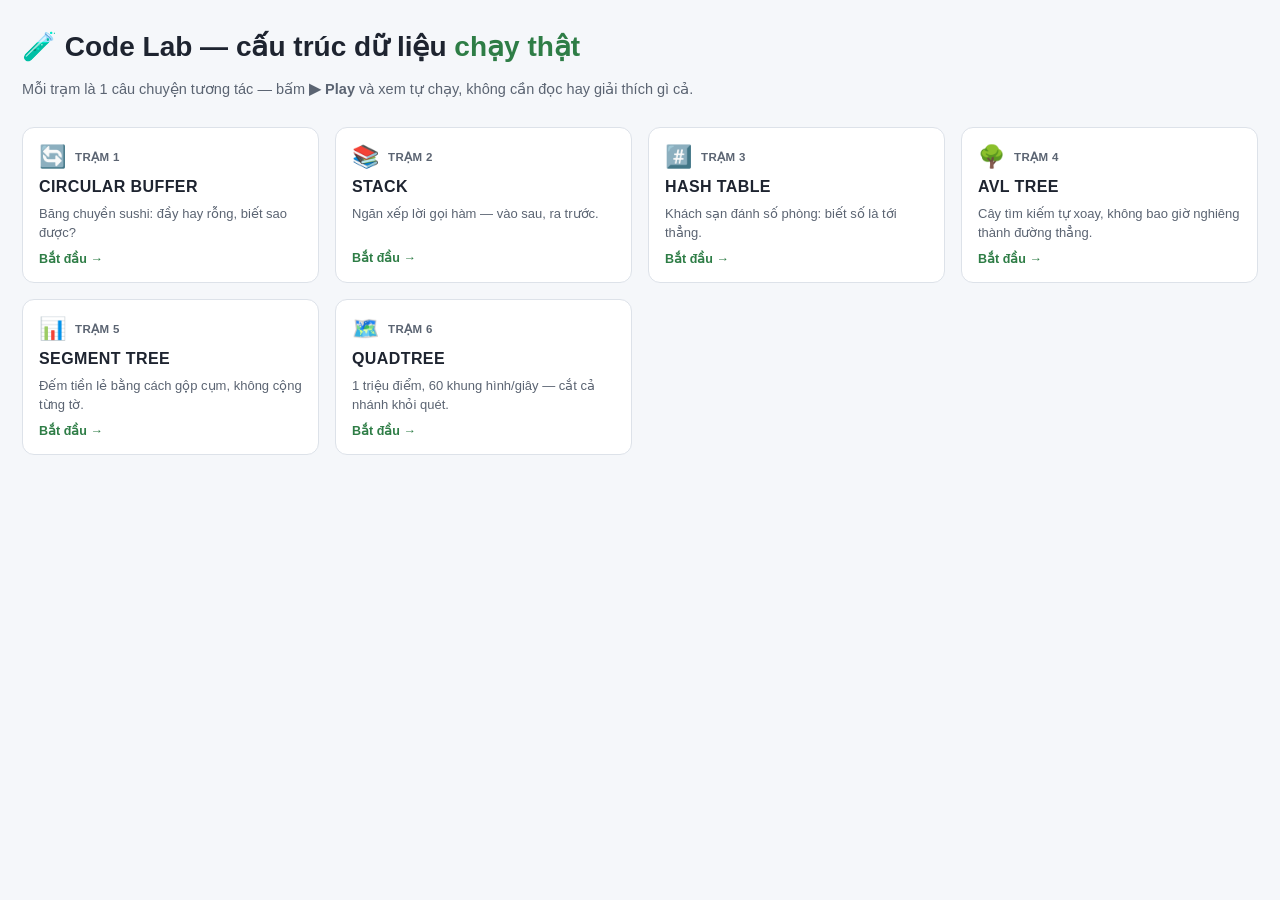
<file: index.html>
<!DOCTYPE html>
<html lang="vi">
<head>
<meta charset="UTF-8"><meta name="viewport" content="width=device-width, initial-scale=1.0">
<title>Code Lab · 6 cấu trúc dữ liệu chạy thật</title>
<link rel="stylesheet" href="style.css">
<style>
  .hero{max-width:760px;margin:10px 0 26px;}
  .hero h1{font-size:28px;} .hero p{font-size:14.5px;color:var(--muted);line-height:1.6;}
  .scard{display:flex;flex-direction:column;gap:8px;text-decoration:none;color:inherit;transition:transform .12s,box-shadow .12s;}
  .scard:hover{transform:translateY(-2px);box-shadow:0 6px 18px rgba(20,30,50,.08);}
  .scard .top{display:flex;align-items:center;gap:9px;}
  .scard .icon{font-size:22px;}
  .scard .num{font-size:11.5px;font-weight:800;color:var(--muted);text-transform:uppercase;letter-spacing:.4px;}
  .scard h3{margin:0;font-size:16px;color:var(--ink);}
  .scard .hook{font-size:13px;color:var(--muted);line-height:1.5;min-height:38px;}
  .scard .go{font-size:12.5px;font-weight:800;color:var(--green);}
  .scard .done-badge{margin-left:auto;font-size:12px;font-weight:800;color:var(--green);}
</style>
</head>
<body>
  <div class="hero">
    <h1>🧪 Code Lab — cấu trúc dữ liệu <span style="color:var(--green)">chạy thật</span></h1>
    <p>Mỗi trạm là 1 câu chuyện tương tác — bấm <b>▶ Play</b> và xem tự chạy, không cần đọc hay giải thích gì cả.</p>
  </div>
  <div class="grid" id="grid"></div>

<script src="common.js"></script>
<script>
(function(){
  const HOOKS = {
    circular: "Băng chuyền sushi: đầy hay rỗng, biết sao được?",
    stack:    "Ngăn xếp lời gọi hàm — vào sau, ra trước.",
    hash:     "Khách sạn đánh số phòng: biết số là tới thẳng.",
    avl:      "Cây tìm kiếm tự xoay, không bao giờ nghiêng thành đường thẳng.",
    segment:  "Đếm tiền lẻ bằng cách gộp cụm, không cộng từng tờ.",
    quadtree: "1 triệu điểm, 60 khung hình/giây — cắt cả nhánh khỏi quét."
  };
  const grid = document.getElementById('grid');
  CL.STATIONS.forEach((s,i)=>{
    const a = document.createElement('a');
    a.className = 'card scard';
    a.href = s.href;
    const done = CL.isDone(s.key);
    a.innerHTML =
      '<div class="top"><span class="icon">'+s.icon+'</span><span class="num">Trạm '+(i+1)+'</span>'+(done?'<span class="done-badge">✅ Xong</span>':'')+'</div>'+
      '<h3>'+s.label+'</h3>'+
      '<div class="hook">'+HOOKS[s.key]+'</div>'+
      '<div class="go">Bắt đầu →</div>';
    grid.appendChild(a);
  });
})();
</script>
</body>
</html>
</file>
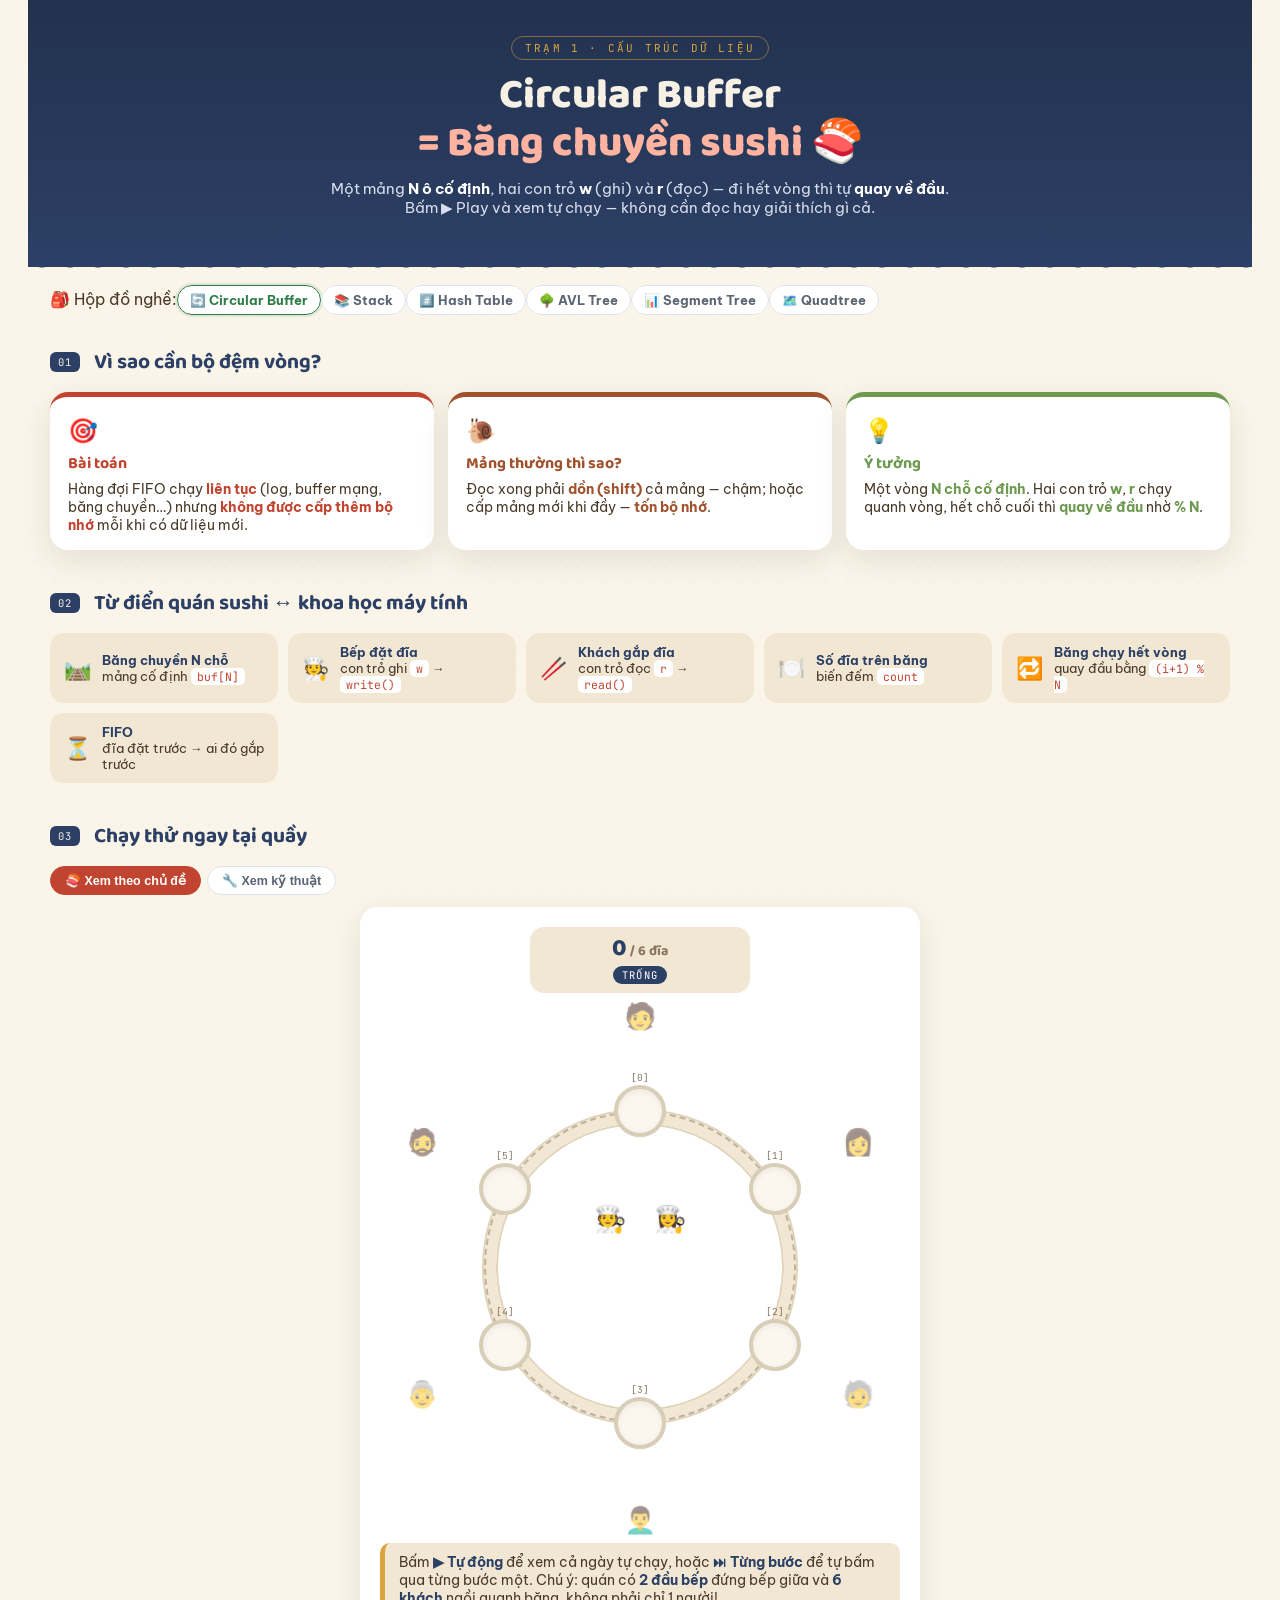
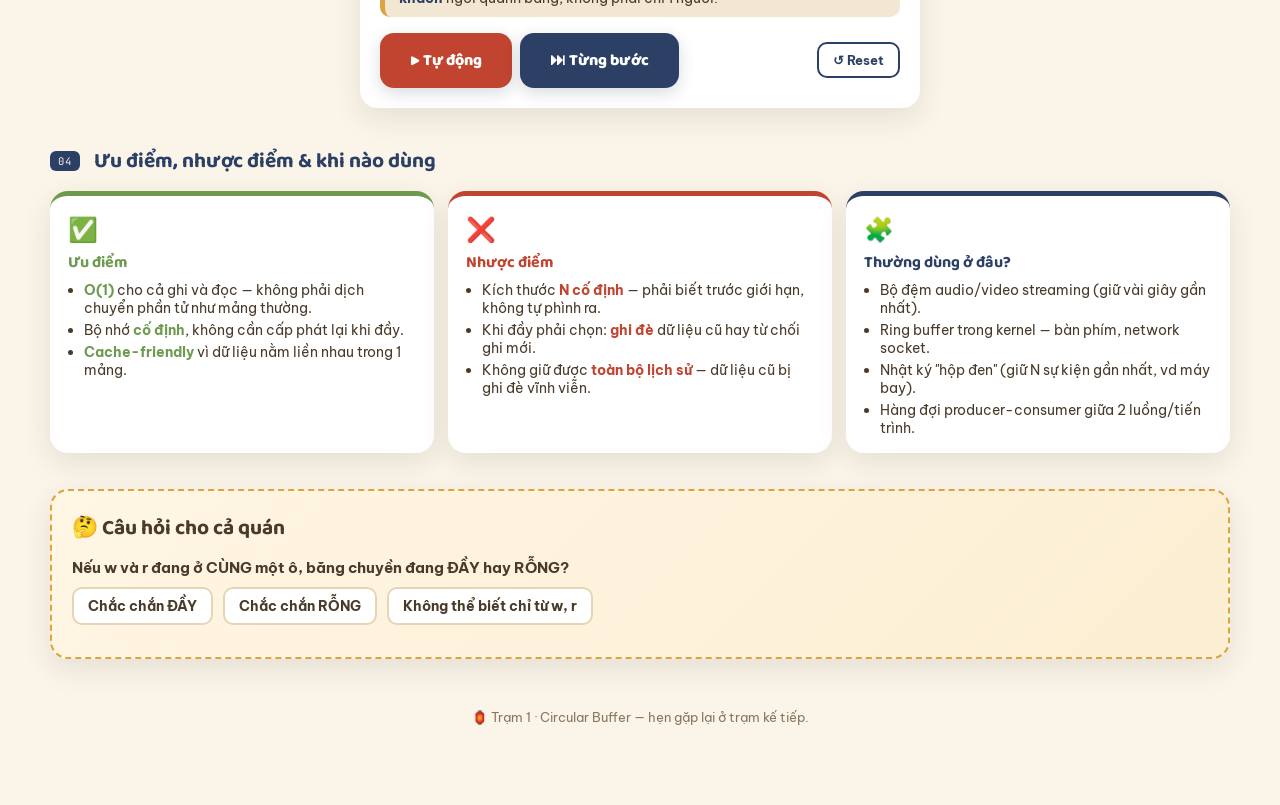
<file: station-1-circular.html>
<!DOCTYPE html>
<html lang="vi">
<head>
<meta charset="UTF-8">
<meta name="viewport" content="width=device-width, initial-scale=1.0">
<title>Trạm 1 · Circular Buffer · Băng chuyền Sushi</title>
<link rel="stylesheet" href="style.css">
<link rel="preconnect" href="https://fonts.googleapis.com">
<link rel="preconnect" href="https://fonts.gstatic.com" crossorigin>
<link href="https://fonts.googleapis.com/css2?family=Baloo+2:wght@500;700;800&family=Be+Vietnam+Pro:ital,wght@0,400;0,500;0,600;0,700;1,400&family=JetBrains+Mono:wght@400;700&display=swap" rel="stylesheet">
<style>
  :root{
    --rice:#FBF5E9; --tatami:#F1E7D2; --nori:#1B2420;
    --indigo:#2C4066; --indigo-deep:#22314E;
    --salmon:#EE6F57; --wasabi:#6E9A50; --wasabi-soft:#E4EED9;
    --soy:#4A3A2A; --soy-light:#8A7660;
    --lacquer:#C0442F; --gold:#D9A441;
    --accent:#C0442F;
    --radius:18px; --shadow:0 10px 30px rgba(43,38,28,.10);
  }
  body{font-family:'Be Vietnam Pro',sans-serif;background:var(--rice);color:var(--soy);}
  body::before{
    content:"";position:fixed;inset:0;pointer-events:none;opacity:.5;z-index:0;
    background-image:radial-gradient(rgba(74,58,42,.05) 1px, transparent 1px);background-size:22px 22px;
  }
  .k-wrap{position:relative;z-index:1;max-width:1180px;margin:0 auto 40px;}

  .k-noren{position:relative;margin:-20px -22px 22px;background:linear-gradient(180deg,var(--indigo-deep),var(--indigo));color:#F6F1E4;padding:36px 20px 50px;text-align:center;}
  .k-noren::after{content:"";position:absolute;left:0;right:0;bottom:-14px;height:28px;
    background-image:radial-gradient(circle at 14px 0, var(--indigo) 14px, transparent 15px);background-size:28px 28px;background-repeat:repeat-x;}
  .k-eyebrow{display:inline-block;font-family:'JetBrains Mono',monospace;font-size:11px;letter-spacing:.2em;text-transform:uppercase;color:var(--gold);
    border:1px solid rgba(217,164,65,.5);border-radius:999px;padding:4px 13px;margin-bottom:12px;}
  .k-noren h1{font-family:'Baloo 2',cursive;font-weight:800;font-size:clamp(26px,4vw,42px);line-height:1.15;}
  .k-noren h1 .accent{color:#FFB3A0;}
  .k-noren .sub2{max-width:620px;margin:10px auto 0;color:#D8DEEC;font-size:14.5px;}
  .k-noren .sub2 b{color:#fff;}

  #toolbox{margin:18px 0 0;}

  .k-h2{font-family:'Baloo 2',cursive;font-weight:700;font-size:21px;color:var(--indigo);display:flex;align-items:center;gap:9px;margin:0 0 13px;}
  .k-h2 .tag{font-family:'JetBrains Mono',monospace;font-size:10.5px;font-weight:400;background:var(--indigo);color:#F6F1E4;border-radius:6px;padding:3px 8px;letter-spacing:.08em;}
  .k-section{margin-top:36px;}

  .k-menu{display:grid;grid-template-columns:repeat(3,1fr);gap:14px;}
  @media(max-width:900px){.k-menu{grid-template-columns:1fr;}}
  .dish{background:#fff;border-radius:var(--radius);padding:18px 18px 16px;box-shadow:var(--shadow);border-top:5px solid var(--card-c,var(--indigo));}
  .dish .ic{font-size:24px;}
  .dish h3{font-family:'Baloo 2',cursive;font-size:16px;margin:6px 0 4px;color:var(--card-c,var(--indigo));}
  .dish p{font-size:13.5px;color:var(--soy);margin:0;}
  .dish p b{color:var(--card-c);}
  .dish.problem{--card-c:var(--lacquer);}
  .dish.bad{--card-c:#A0522D;}
  .dish.idea{--card-c:var(--wasabi);}
  .dish.usecase{--card-c:var(--indigo);}
  .dish ul{margin:6px 0 0 16px;padding:0;font-size:13.5px;color:var(--soy);}
  .dish li{margin-bottom:4px;}
  .dish li:last-child{margin-bottom:0;}
  .dish li b{color:var(--card-c);}

  .k-map{display:grid;grid-template-columns:repeat(auto-fit,minmax(190px,1fr));gap:10px;margin-top:6px;}
  .k-chip{background:var(--tatami);border-radius:14px;padding:11px 14px;display:flex;align-items:center;gap:11px;}
  .k-chip .em{font-size:22px;}
  .k-chip .t{font-size:12.5px;}
  .k-chip .t b{display:block;color:var(--indigo);font-size:13px;}
  .k-chip .t code{font-family:'JetBrains Mono',monospace;background:#fff;border-radius:5px;padding:1px 6px;font-size:11.5px;color:var(--lacquer);}

  .viewtoggle{margin-top:6px;}
  .k-main{display:grid;grid-template-columns:440px 1fr;gap:20px;align-items:start;}
  @media(max-width:980px){.k-main{grid-template-columns:1fr;}}

  .tray{background:var(--nori);border-radius:var(--radius);box-shadow:var(--shadow);overflow:hidden;}
  .tray .bar{display:flex;align-items:center;gap:8px;background:#121a17;padding:11px 15px;font-family:'JetBrains Mono',monospace;font-size:11.5px;color:#9FB8A8;letter-spacing:.06em;}
  .tray .bar .dot{width:9px;height:9px;border-radius:50%;}
  .tray .code{background:transparent;padding:14px 18px 20px;font-family:'JetBrains Mono',monospace;font-size:12.5px;line-height:1.7;}
  .tray .cl{color:#E9EFE8;}
  .tray .cl .kw{color:#F2A7B3;} .tray .cl .fn{color:#F5C97B;} .tray .cl .cm{color:#7E9488;font-style:italic;} .tray .cl .st{color:#A8D5A2;}
  .tray .cl.hl{background:#324237;border-left-color:var(--gold);}
  .tray .code-title{color:#8ea0b8;}

  .belt-card{background:#fff;border-radius:var(--radius);box-shadow:var(--shadow);padding:20px;}
  .hud-board{max-width:220px;margin:0 auto 14px;text-align:center;background:var(--tatami);border-radius:14px;padding:9px 14px;}
  .hud-board .cnt{font-family:'Baloo 2',cursive;font-weight:800;font-size:24px;color:var(--indigo);line-height:1.1;}
  .hud-board .cnt small{font-size:14px;color:var(--soy-light);font-weight:700;}
  .hud-board .state{font-family:'JetBrains Mono',monospace;font-size:10.5px;letter-spacing:.1em;border-radius:999px;padding:2px 9px;display:inline-block;margin-top:4px;background:#fff;color:var(--soy-light);}
  .hud-board .state.full{background:var(--lacquer);color:#fff;}
  .hud-board .state.emptyS{background:var(--indigo);color:#fff;}

  .belt-stage{position:relative;width:100%;max-width:520px;aspect-ratio:1;margin:0 auto;}
  .belt-track{position:absolute;inset:20%;border-radius:50%;border:12px solid var(--tatami);box-shadow:inset 0 0 0 2px #E0D3B8,0 0 0 2px #E0D3B8;}
  .belt-dashes{position:absolute;inset:20%;border-radius:50%;border:2px dashed rgba(74,58,42,.3);}

  .plate-slot{position:absolute;width:52px;height:52px;left:50%;top:50%;transform:translate(-50%,-50%);border-radius:50%;
    background:#FBF7EE;border:4px solid #D8CDB6;display:flex;align-items:center;justify-content:center;font-size:24px;
    box-shadow:inset 0 2px 6px rgba(0,0,0,.06);transition:left .35s,top .35s,border-color .25s,background .25s,transform .25s;}
  .plate-slot.occupied{background:#fff;box-shadow:0 3px 8px rgba(0,0,0,.1);}
  .plate-slot.flash{transform:translate(-50%,-50%) scale(1.22);box-shadow:0 0 0 6px rgba(110,154,80,.35),0 6px 14px rgba(0,0,0,.18);}
  .plate-slot .idx-lbl{position:absolute;top:-18px;left:50%;transform:translateX(-50%);font-family:'JetBrains Mono',monospace;font-size:9.5px;color:var(--soy-light);}

  .seat{position:absolute;left:50%;top:50%;transform:translate(-50%,-50%);transition:left .35s,top .35s;text-align:center;font-size:26px;opacity:.55;}
  .seat .chair{display:block;}
  .seat.active{opacity:1;transform:translate(-50%,-50%) scale(1.28);filter:drop-shadow(0 4px 6px rgba(0,0,0,.2));}
  .seat .flash-em{position:absolute;top:-14px;right:-10px;font-size:15px;opacity:0;transition:opacity .2s;}
  .seat.active .flash-em{opacity:1;}

  .chef{position:absolute;left:50%;top:50%;transform:translate(-50%,-50%);font-size:26px;transition:transform .2s;}
  .chef.active{transform:translate(-50%,-50%) scale(1.3);filter:drop-shadow(0 3px 5px rgba(0,0,0,.25));}

  .ticker{margin:16px auto 0;max-width:520px;background:var(--tatami);border-left:5px solid var(--gold);border-radius:10px;padding:10px 14px;font-size:13.5px;min-height:20px;}
  .ticker b{color:var(--indigo);}

  .k-controls{display:flex;flex-wrap:wrap;gap:9px;justify-content:space-between;align-items:center;margin-top:16px;}
  .k-controls .play-btn{font-family:'Baloo 2',cursive;}
  .k-side{display:flex;gap:8px;}
  .k-side button{font-family:'Be Vietnam Pro',sans-serif;background:#fff;color:var(--indigo);border:2px solid var(--indigo);box-shadow:none;border-radius:10px;padding:8px 14px;font-size:12.5px;font-weight:700;}
  .k-side button:hover{background:var(--indigo);color:#fff;}

  .k-quiz{background:linear-gradient(135deg,#FFF6E4,#FBEED2);border:2px dashed var(--gold);border-radius:var(--radius);padding:20px;box-shadow:var(--shadow);}
  .k-quiz .q{font-size:15px;margin-bottom:12px;font-weight:700;color:var(--soy);}
  .k-quiz button{background:#fff;color:var(--soy);border:2px solid #E4D6B4;font-family:'Be Vietnam Pro',sans-serif;font-weight:700;border-radius:10px;padding:8px 14px;}
  .k-quiz .fb{border-radius:12px;padding:12px 15px;font-size:13.5px;background:#fff;border-left:5px solid var(--wasabi);}
  .k-quiz .fb.no{border-left-color:var(--lacquer);}

  footer.k-footer{margin-top:50px;text-align:center;font-size:12.5px;color:var(--soy-light);}
</style>
</head>
<body>
<div class="k-wrap">

  <div class="k-noren">
    <div class="k-eyebrow">Trạm 1 · Cấu trúc dữ liệu</div>
    <h1>Circular Buffer<br><span class="accent">= Băng chuyền sushi 🍣</span></h1>
    <p class="sub2">Một mảng <b>N ô cố định</b>, hai con trỏ <b>w</b> (ghi) và <b>r</b> (đọc) — đi hết vòng thì tự <b>quay về đầu</b>. Bấm ▶ Play và xem tự chạy — không cần đọc hay giải thích gì cả.</p>
  </div>

  <div id="toolbox"></div>

  <section class="k-section">
    <h2 class="k-h2"><span class="tag">01</span> Vì sao cần bộ đệm vòng?</h2>
    <div class="k-menu">
      <div class="dish problem">
        <div class="ic">🎯</div>
        <h3>Bài toán</h3>
        <p>Hàng đợi FIFO chạy <b>liên tục</b> (log, buffer mạng, băng chuyền…) nhưng <b>không được cấp thêm bộ nhớ</b> mỗi khi có dữ liệu mới.</p>
      </div>
      <div class="dish bad">
        <div class="ic">🐌</div>
        <h3>Mảng thường thì sao?</h3>
        <p>Đọc xong phải <b>dồn (shift)</b> cả mảng — chậm; hoặc cấp mảng mới khi đầy — <b>tốn bộ nhớ</b>.</p>
      </div>
      <div class="dish idea">
        <div class="ic">💡</div>
        <h3>Ý tưởng</h3>
        <p>Một vòng <b>N chỗ cố định</b>. Hai con trỏ <b>w</b>, <b>r</b> chạy quanh vòng, hết chỗ cuối thì <b>quay về đầu</b> nhờ <b>% N</b>.</p>
      </div>
    </div>
  </section>

  <section class="k-section">
    <h2 class="k-h2"><span class="tag">02</span> Từ điển quán sushi ↔ khoa học máy tính</h2>
    <div class="k-map">
      <div class="k-chip"><span class="em">🛤️</span><div class="t"><b>Băng chuyền N chỗ</b>mảng cố định <code>buf[N]</code></div></div>
      <div class="k-chip"><span class="em">🧑‍🍳</span><div class="t"><b>Bếp đặt đĩa</b>con trỏ ghi <code>w</code> → <code>write()</code></div></div>
      <div class="k-chip"><span class="em">🥢</span><div class="t"><b>Khách gắp đĩa</b>con trỏ đọc <code>r</code> → <code>read()</code></div></div>
      <div class="k-chip"><span class="em">🍽️</span><div class="t"><b>Số đĩa trên băng</b>biến đếm <code>count</code></div></div>
      <div class="k-chip"><span class="em">🔁</span><div class="t"><b>Băng chạy hết vòng</b>quay đầu bằng <code>(i+1) % N</code></div></div>
      <div class="k-chip"><span class="em">⏳</span><div class="t"><b>FIFO</b>đĩa đặt trước → ai đó gắp trước</div></div>
    </div>
  </section>

  <section class="k-section">
    <h2 class="k-h2"><span class="tag">03</span> Chạy thử ngay tại quầy</h2>

    <div class="viewtoggle" id="viewtoggle">
      <button class="vt-btn active" data-view="theme">🍣 Xem theo chủ đề</button>
      <button class="vt-btn" data-view="tech">🔧 Xem kỹ thuật</button>
    </div>

    <div id="themeView">
      <div class="belt-card" style="max-width:560px;margin:0 auto;">
        <div class="hud-board">
          <div class="cnt"><span id="cntNum">0</span><small> / 6 đĩa</small></div>
          <div class="state" id="hudState">BĂNG TRỐNG</div>
        </div>
        <div class="belt-stage" id="beltStage">
          <div class="belt-track"></div>
          <div class="belt-dashes"></div>
        </div>
        <div class="ticker" id="narr">Bấm <b>▶ Tự động</b> để xem cả ngày tự chạy, hoặc <b>⏭ Từng bước</b> để tự bấm qua từng bước một. Chú ý: quán có <b>2 đầu bếp</b> đứng bếp giữa và <b>6 khách</b> ngồi quanh băng, không phải chỉ 1 người!</div>
        <div class="k-controls">
          <div class="row" style="gap:8px">
            <button class="play-btn" id="bPlay">▶ Tự động</button>
            <button class="play-btn" id="bStep" style="background:var(--indigo)">⏭ Từng bước</button>
          </div>
          <div class="k-side"><button id="bReset">↺ Reset</button></div>
        </div>
      </div>
    </div>

    <div id="techView" style="display:none">
      <div class="wrap">
        <div class="col-code"><div class="card"><h3>Code (JS · chạy thật)</h3>
          <div class="code-title">// write() ghi ở w · read() đọc ở r · cả hai tự quay vòng</div>
          <div class="code" id="code"></div></div></div>
        <div class="col-viz">
          <div class="card"><h3>Buffer <span id="statebadge"></span></h3>
            <p style="font-size:13.5px;line-height:1.55;margin-bottom:10px;">
              Về mặt kỹ thuật, circular buffer chỉ là <b>một mảng <code>buf[N]</code> kích thước cố định</b> cộng thêm hai chỉ số <b>w</b> (ghi tiếp theo) và <b>r</b> (đọc tiếp theo). Không có gì thật sự "xoay" trong bộ nhớ — khi một chỉ số vượt quá ô cuối cùng <code>N-1</code>, phép toán <code>(i + 1) % N</code> đơn giản đưa nó quay lại ô 0. Xem mảng phẳng ngay bên dưới trước để thấy rõ w, r đang ở đâu, rồi cùng dữ liệu ấy được vẽ lại thành vòng tròn để thấy trực quan việc "quay vòng".
            </p>
            <p style="font-family:'JetBrains Mono',monospace;font-size:13px;font-weight:700;color:var(--ink);text-align:center;margin:0 0 6px;">count = <span id="countTech">0</span> / <span id="nTech">6</span> <span style="font-weight:400;color:var(--muted);">phần tử đang giữ</span></p>
            <svg id="svgArrayLine" viewBox="0 0 480 100" preserveAspectRatio="xMidYMid meet" style="height:100px;background:transparent;"></svg>
            <svg id="svgTech" viewBox="0 0 480 380" preserveAspectRatio="xMidYMid meet"></svg>
            <div class="legend"><b>w</b> = con trỏ GHI · <b>r</b> = con trỏ ĐỌC · <b>count</b> = số phần tử đang giữ</div>
          </div>
          <div class="card"><h3>Điều khiển thủ công</h3>
            <div class="row">
              <button id="bWrite">✍️ Ghi 1</button>
              <button id="bRead">📖 Đọc 1</button>
            </div>
          </div>
        </div>
      </div>
    </div>
  </section>

  <section class="k-section">
    <h2 class="k-h2"><span class="tag">04</span> Ưu điểm, nhược điểm & khi nào dùng</h2>
    <div class="k-menu">
      <div class="dish idea">
        <div class="ic">✅</div>
        <h3>Ưu điểm</h3>
        <ul>
          <li><b>O(1)</b> cho cả ghi và đọc — không phải dịch chuyển phần tử như mảng thường.</li>
          <li>Bộ nhớ <b>cố định</b>, không cần cấp phát lại khi đầy.</li>
          <li><b>Cache-friendly</b> vì dữ liệu nằm liền nhau trong 1 mảng.</li>
        </ul>
      </div>
      <div class="dish problem">
        <div class="ic">❌</div>
        <h3>Nhược điểm</h3>
        <ul>
          <li>Kích thước <b>N cố định</b> — phải biết trước giới hạn, không tự phình ra.</li>
          <li>Khi đầy phải chọn: <b>ghi đè</b> dữ liệu cũ hay từ chối ghi mới.</li>
          <li>Không giữ được <b>toàn bộ lịch sử</b> — dữ liệu cũ bị ghi đè vĩnh viễn.</li>
        </ul>
      </div>
      <div class="dish usecase">
        <div class="ic">🧩</div>
        <h3>Thường dùng ở đâu?</h3>
        <ul>
          <li>Bộ đệm audio/video streaming (giữ vài giây gần nhất).</li>
          <li>Ring buffer trong kernel — bàn phím, network socket.</li>
          <li>Nhật ký "hộp đen" (giữ N sự kiện gần nhất, vd máy bay).</li>
          <li>Hàng đợi producer-consumer giữa 2 luồng/tiến trình.</li>
        </ul>
      </div>
    </div>
  </section>

  <section class="k-section">
    <div class="k-quiz">
      <h2 class="k-h2" style="color:var(--soy)">🤔 Câu hỏi cho cả quán</h2>
      <div class="q" id="quiz">Nếu <b>w</b> và <b>r</b> đang ở CÙNG một ô, băng chuyền đang ĐẦY hay RỖNG?
        <div class="row" style="margin-top:10px">
          <button data-a="full">Chắc chắn ĐẦY</button>
          <button data-a="empty">Chắc chắn RỖNG</button>
          <button data-a="unknown">Không thể biết chỉ từ w, r</button>
        </div>
        <div class="fb" id="quizFb"></div>
      </div>
    </div>
  </section>

  <footer class="k-footer">🏮 Trạm 1 · Circular Buffer — hẹn gặp lại ở trạm kế tiếp.</footer>
</div>

<script src="common.js"></script>
<script>
(function(){
const {$, nap, hl, narrate, renderCode, renderToolbox, initViewToggle, initQuiz} = CL;
renderToolbox('circular');
initViewToggle('viewtoggle', {theme:'themeView', tech:'techView'});

const CODE=[
 ['<span class="kw">const</span> N = 6;                          <span class="cm">// kích thước cố định</span>'],
 ['<span class="kw">let</span> buf = <span class="kw">new</span> Array(N).fill(<span class="kw">null</span>);'],
 ['<span class="kw">let</span> w = 0, r = 0, count = 0;          <span class="cm">// w=ghi · r=đọc</span>'],
 [''],
 ['<span class="kw">function</span> <span class="fn">write</span>(x) {'],
 ['  <span class="kw">if</span> (count === N) <span class="kw">return</span> <span class="kw">false</span>;      <span class="cm">// ĐẦY → không ghi được</span>'],
 ['  buf[w] = x;                          <span class="cm">// đặt giá trị vào ô w</span>'],
 ['  w = (w + 1) % N;                     <span class="cm">// hết ô cuối → quay lại ô đầu</span>'],
 ['  count++;'],
 ['  <span class="kw">return</span> <span class="kw">true</span>;'],
 ['}'],
 [''],
 ['<span class="kw">function</span> <span class="fn">read</span>() {'],
 ['  <span class="kw">if</span> (count === 0) <span class="kw">return</span> <span class="kw">null</span>;       <span class="cm">// RỖNG → không đọc được</span>'],
 ['  <span class="kw">const</span> x = buf[r]; buf[r] = <span class="kw">null</span>;'],
 ['  r = (r + 1) % N;                    <span class="cm">// quay vòng tương tự</span>'],
 ['  count--;'],
 ['  <span class="kw">return</span> x;'],
 ['}'],
];
renderCode('code', CODE);
const L={wSig:4, wFull:5, wSet:6, wAdv:7, wInc:8, wRet:9, rSig:12, rEmpty:13, rGet:14, rAdv:15, rDec:16, rRet:17};

const N=6;
const CHEFS=['🧑‍🍳','👩‍🍳'];
const SEATS=['🧑','👩','🧓','👨‍🦱','👵','🧔'];
const PLATE_RIMS=['#EE6F57','#D9A441','#6E9A50','#2C4066'];
let buf=new Array(N).fill(null), plateColor=new Array(N).fill(null), w=0, r=0, count=0, busy=false;
let flashCell=null, flashFull=false, flashEmpty=false, activeChef=null, activeSeat=null, writeCount=0;

/* ---- Technical view (unchanged abstract SVG) ---- */
const CX=240, CY=190, RAD=130, CELLR=24;
function angleOf(i){ return -Math.PI/2 + i*(2*Math.PI/N); }
function cellPos(i){ const a=angleOf(i); return {x:CX+RAD*Math.cos(a), y:CY+RAD*Math.sin(a), a}; }
function labelPos(i, sign){ const {a}=cellPos(i); const ox=CX+(RAD+42)*Math.cos(a), oy=CY+(RAD+42)*Math.sin(a);
  const px=-Math.sin(a), py=Math.cos(a); return {x:ox+sign*17*px, y:oy+sign*17*py}; }
function drawTech(){
  const el=$('svgTech'); if(!el) return; el.innerHTML='';
  const SVG=CL.svg;
  el.appendChild(SVG('circle',{cx:CX,cy:CY,r:RAD,fill:'none',stroke:'#DDE2E9','stroke-width':2,'stroke-dasharray':'4 4'}));
  for(let i=0;i<N;i++){
    const {x,y}=cellPos(i);
    let cls='node'; if(i===flashCell) cls+=' flash'; if(flashFull||flashEmpty) cls+=' rot';
    const g=SVG('g',{class:cls, transform:'translate('+x+','+y+')'});
    g.appendChild(SVG('circle',{r:CELLR}));
    const t=SVG('text',{}); t.textContent = buf[i]!=null ? '●' : '·';
    g.appendChild(t);
    const idxT=SVG('text',{class:'h', y:-CELLR-8}); idxT.textContent='['+i+']';
    g.appendChild(idxT);
    el.appendChild(g);
    if(i===w){ const sign=(w===r)?-1:0; const p=labelPos(w,sign);
      const wt=SVG('text',{x:p.x,y:p.y,'text-anchor':'middle',fill:'var(--green)','font-weight':800,'font-size':14}); wt.textContent='▼w'; el.appendChild(wt); }
    if(i===r){ const sign=(w===r)?1:0; const p=labelPos(r,sign);
      const rt=SVG('text',{x:p.x,y:p.y,'text-anchor':'middle',fill:'var(--blue)','font-weight':800,'font-size':14}); rt.textContent='▲r'; el.appendChild(rt); }
  }
  const ct=SVG('text',{x:CX,y:CY-4,'text-anchor':'middle',fill:'var(--ink)','font-size':16,'font-weight':800}); ct.textContent='count = '+count+' / '+N;
  el.appendChild(ct);
}
function setBadge(kind){
  const b=$('statebadge'); if(!b) return;
  b.innerHTML = kind==='full' ? '<span class="badge warn">ĐẦY</span>' : kind==='empty' ? '<span class="badge info">RỖNG</span>' : '';
}

/* ---- flat array strip: same buf/w/r, drawn as a plain array first (bridges into the ring above) ---- */
function drawArrayLine(){
  const el=$('svgArrayLine'); if(!el) return; el.innerHTML='';
  const ct=$('countTech'); if(ct) ct.textContent=count;
  const nt=$('nTech'); if(nt) nt.textContent=N;
  const SVG=CL.svg;
  const cellW=50, gap=8, cellH=40;
  const totalW=N*cellW+(N-1)*gap, startX=(480-totalW)/2, y=32;
  for(let i=0;i<N;i++){
    const x=startX+i*(cellW+gap);
    const isFlash=(i===flashCell);
    const fill = isFlash ? '#0A5A3A' : '#14261C';
    const stroke = isFlash ? '#5FE0A0' : 'var(--green)';
    el.appendChild(SVG('rect',{x,y,width:cellW,height:cellH,rx:8,fill,stroke,'stroke-width':2}));
    const t=SVG('text',{x:x+cellW/2,y:y+cellH/2+5,'text-anchor':'middle',fill:'#fff','font-size':16,'font-weight':800});
    t.textContent = buf[i]!=null ? '●' : '·';
    el.appendChild(t);
    const idxT=SVG('text',{x:x+cellW/2,y:y-8,'text-anchor':'middle','font-size':10,fill:'var(--muted)'});
    idxT.textContent='['+i+']';
    el.appendChild(idxT);
    let ptrLabel='', ptrColor='var(--green)';
    if(i===w && i===r){ ptrLabel='▼w ▲r'; ptrColor='var(--gold)'; }
    else if(i===w){ ptrLabel='▼w'; ptrColor='var(--green)'; }
    else if(i===r){ ptrLabel='▲r'; ptrColor='var(--blue)'; }
    if(ptrLabel){
      const pt=SVG('text',{x:x+cellW/2,y:y+cellH+18,'text-anchor':'middle','font-size':12,'font-weight':800,fill:ptrColor});
      pt.textContent=ptrLabel;
      el.appendChild(pt);
    }
  }
}

/* ---- Theme view: realistic kaiten-zushi scene (DOM + CSS) ---- */
const stage = $('beltStage');
const plateEls=[], seatEls=[], chefEls=[];
for(let i=0;i<N;i++){
  const p=document.createElement('div'); p.className='plate-slot empty';
  p.innerHTML='<span class="idx-lbl">['+i+']</span><span class="food"></span>';
  stage.appendChild(p); plateEls.push(p);
}
for(let i=0;i<N;i++){
  const s=document.createElement('div'); s.className='seat';
  s.innerHTML='<span class="chair">'+SEATS[i]+'</span><span class="flash-em">🥢</span>';
  stage.appendChild(s); seatEls.push(s);
}
for(let i=0;i<2;i++){
  const c=document.createElement('div'); c.className='chef'; c.textContent=CHEFS[i];
  stage.appendChild(c); chefEls.push(c);
}
function place(){
  const rect = stage.getBoundingClientRect();
  if(!rect.width) return;
  const cx=rect.width/2, cy=rect.height/2;
  const Rbelt = rect.width*0.30, Rseat = rect.width*0.485, Rchef = rect.width*0.11;
  for(let i=0;i<N;i++){
    const a=angleOf(i);
    plateEls[i].style.left=(cx+Rbelt*Math.cos(a))+'px'; plateEls[i].style.top=(cy+Rbelt*Math.sin(a))+'px';
    seatEls[i].style.left=(cx+Rseat*Math.cos(a))+'px'; seatEls[i].style.top=(cy+Rseat*Math.sin(a))+'px';
  }
  const chefAngles=[-Math.PI/2-0.55, -Math.PI/2+0.55];
  chefEls.forEach((c,i)=>{ c.style.left=(cx+Rchef*Math.cos(chefAngles[i]))+'px'; c.style.top=(cy+Rchef*Math.sin(chefAngles[i]))+'px'; });
}
window.addEventListener('resize', place);

function renderTheme(){
  for(let i=0;i<N;i++){
    const occupied = buf[i]!=null;
    plateEls[i].classList.toggle('empty', !occupied);
    plateEls[i].classList.toggle('occupied', occupied);
    plateEls[i].classList.toggle('flash', i===flashCell);
    plateEls[i].style.borderColor = occupied ? (plateColor[i]||'#D8CDB6') : '#D8CDB6';
    plateEls[i].querySelector('.food').textContent = occupied ? buf[i] : '';
  }
  seatEls.forEach((s,i)=> s.classList.toggle('active', i===activeSeat));
  chefEls.forEach((c,i)=> c.classList.toggle('active', i===activeChef));
  $('cntNum').textContent = count;
  const stateEl = $('hudState');
  stateEl.className = 'state' + (count===N?' full':count===0?' emptyS':'');
  stateEl.textContent = count===N ? 'ĐẦY' : count===0 ? 'TRỐNG' : 'ĐANG PHỤC VỤ';
}
function draw(){ renderTheme(); drawTech(); drawArrayLine(); place(); }

function lock(b){ busy=b; CL.lock(['bPlay','bReset','bWrite','bRead'], b); }
function lockStep(b){ CL.lock(['bStep'], b); }

async function doWrite(val){
  hl(L.wSig); await nap(120);
  hl(L.wFull);
  if(count===N){
    flashFull=true; setBadge('full'); draw();
    narrate('<b style="color:var(--lacquer)">ĐẦY</b> (count = N = '+N+') → bếp <b>PHẢI CHỜ</b>, không bày đè lên đĩa chưa ai lấy.');
    await nap(700); flashFull=false; draw();
    return false;
  }
  buf[w]=val; plateColor[w]=PLATE_RIMS[writeCount%PLATE_RIMS.length]; activeChef=writeCount%2; writeCount++;
  hl(L.wSet); flashCell=w; setBadge(''); draw();
  narrate('Bếp '+CHEFS[activeChef]+' đặt <b>'+val+'</b> vào ô <b>w = '+w+'</b>.'); await nap(420);
  hl(L.wAdv);
  const wrapped=(w===N-1), oldW=w; w=(w+1)%N; draw();
  narrate(wrapped ? 'w đi hết ô cuối ['+oldW+'] → <b style="color:var(--gold)">QUAY VỀ ô đầu</b> [0].' : 'w nhích sang ô kế: ['+oldW+'] → ['+w+'].');
  await nap(420);
  hl(L.wInc); count++; draw(); await nap(300);
  hl(L.wRet); flashCell=null; activeChef=null; draw();
  return true;
}
async function doRead(){
  hl(L.rSig); await nap(120);
  hl(L.rEmpty);
  if(count===0){
    flashEmpty=true; setBadge('empty'); draw();
    narrate('<b style="color:var(--indigo)">RỖNG</b> (count = 0) → bếp chưa kịp bày, khách <b>phải ĐỢI</b>.');
    await nap(700); flashEmpty=false; draw();
    return null;
  }
  const val=buf[r]; activeSeat=r;
  hl(L.rGet); flashCell=r; setBadge(''); draw();
  narrate('Khách '+SEATS[r]+' ở ghế ['+r+'] gắp <b>'+val+'</b>.'); await nap(420);
  buf[r]=null; plateColor[r]=null;
  hl(L.rAdv);
  const wrapped=(r===N-1), oldR=r; r=(r+1)%N; draw();
  narrate(wrapped ? 'r đi hết ô cuối ['+oldR+'] → <b style="color:var(--gold)">QUAY VỀ ô đầu</b> [0].' : 'r nhích sang ô kế: ['+oldR+'] → ['+r+'].');
  await nap(420);
  hl(L.rDec); count--; draw(); await nap(300);
  hl(L.rRet); flashCell=null; activeSeat=null; draw();
  return val;
}
function resetState(){
  buf=new Array(N).fill(null); plateColor=new Array(N).fill(null); w=0; r=0; count=0; writeCount=0;
  flashCell=null; flashFull=false; flashEmpty=false; activeChef=null; activeSeat=null;
  setBadge(''); hl(); draw();
}

$('bWrite').onclick=async()=>{ if(busy)return; lock(true); await doWrite('🍣'); lock(false); };
$('bRead').onclick=async()=>{ if(busy)return; lock(true); await doRead(); lock(false); };

/* ---- one shared script: "a day at the sushi belt" ---- */
const SCRIPT=[
  {narrate:'🌅 Sáng sớm, quán vắng khách — <b>2 đầu bếp</b> tranh thủ bày sẵn cả băng chuyền…', pause:900},
  {op:'write', val:'🍣'}, {op:'write', val:'🍣'}, {op:'write', val:'🍤'}, {op:'write', val:'🍳'}, {op:'write', val:'🐟'}, {op:'write', val:'🦀'},
  {narrate:'📦 Băng chuyền ĐẦY cứng — bếp phải dừng tay, khách chưa tới lấy cả.', pause:1400},
  {narrate:'🍽️ Giờ trưa — <b>6 khách ngồi quanh băng</b> lần lượt gắp sạch từng đĩa khi đĩa lướt qua chỗ mình…', pause:1000},
  {op:'read'}, {op:'read'}, {op:'read'}, {op:'read'}, {op:'read'}, {op:'read'},
  {narrate:'🈳 Sạch trơn — băng chuyền TRỐNG. Nhìn kỹ: w và r cùng chỉ về ghế [0], y hệt lúc NÃY ĐẦY!', pause:1900},
  {narrate:'👉 ĐẦY và RỖNG trông giống hệt nhau qua vị trí w/r — chỉ số đĩa (<b>count</b>) mới nói lên sự thật.', pause:1800},
  {narrate:'🌇 Chiều muộn, vài khách lẻ tẻ ghé qua — bếp bày thêm vài đĩa mới, đĩa màu khác vì giá khác (như quán thật)…', pause:1000},
  {op:'write', val:'🍣'}, {op:'write', val:'🦐'},
  {narrate:'Hết ngày! Băng chuyền vẫn chạy êm — 6 ô cố định, 2 bếp + 6 khách, không bao giờ phình to hay tràn bộ nhớ.', pause:0},
];
async function runBeat(beat){
  if(beat.op==='write') await doWrite(beat.val);
  else if(beat.op==='read') await doRead();
  else narrate(beat.narrate);
}

$('bReset').onclick=()=>{
  if(busy)return;
  stepMode=false; stepIdx=0; $('bStep').textContent='⏭ Từng bước'; $('bPlay').disabled=false;
  resetState(); narrate('Đã reset. Bấm ▶ Tự động hoặc ⏭ Từng bước.');
};

$('bPlay').onclick=async()=>{
  if(busy)return; lock(true); resetState();
  for(const beat of SCRIPT){ await runBeat(beat); if(beat.pause) await nap(beat.pause); }
  lock(false);
};

let stepMode=false, stepIdx=0;
$('bStep').onclick=async()=>{
  if(busy)return;
  if(!stepMode){ stepMode=true; stepIdx=0; resetState(); $('bPlay').disabled=true; }
  if(stepIdx>=SCRIPT.length){
    stepMode=false; stepIdx=0; $('bPlay').disabled=false; $('bStep').textContent='⏭ Từng bước';
    return;
  }
  lockStep(true);
  await runBeat(SCRIPT[stepIdx]);
  stepIdx++;
  lockStep(false);
  $('bStep').textContent = stepIdx>=SCRIPT.length ? '↺ Xong! Bấm để bắt đầu lại' : '⏭ Bước tiếp theo ('+stepIdx+'/'+SCRIPT.length+')';
};

initQuiz('quiz','circular',{
  full:{ok:false,msg:'Sai — w==r cũng xảy ra khi RỖNG. Không thể chắc chắn chỉ từ con trỏ.'},
  empty:{ok:false,msg:'Sai — w==r cũng xảy ra khi ĐẦY. Không thể chắc chắn chỉ từ con trỏ.'},
  unknown:{ok:true,msg:'Đúng! w==r xảy ra ở CẢ hai đầu (đầy và rỗng) — phải nhìn count để biết chắc.'}
});

place();
draw();
})();
</script>
</body>
</html>
</file>
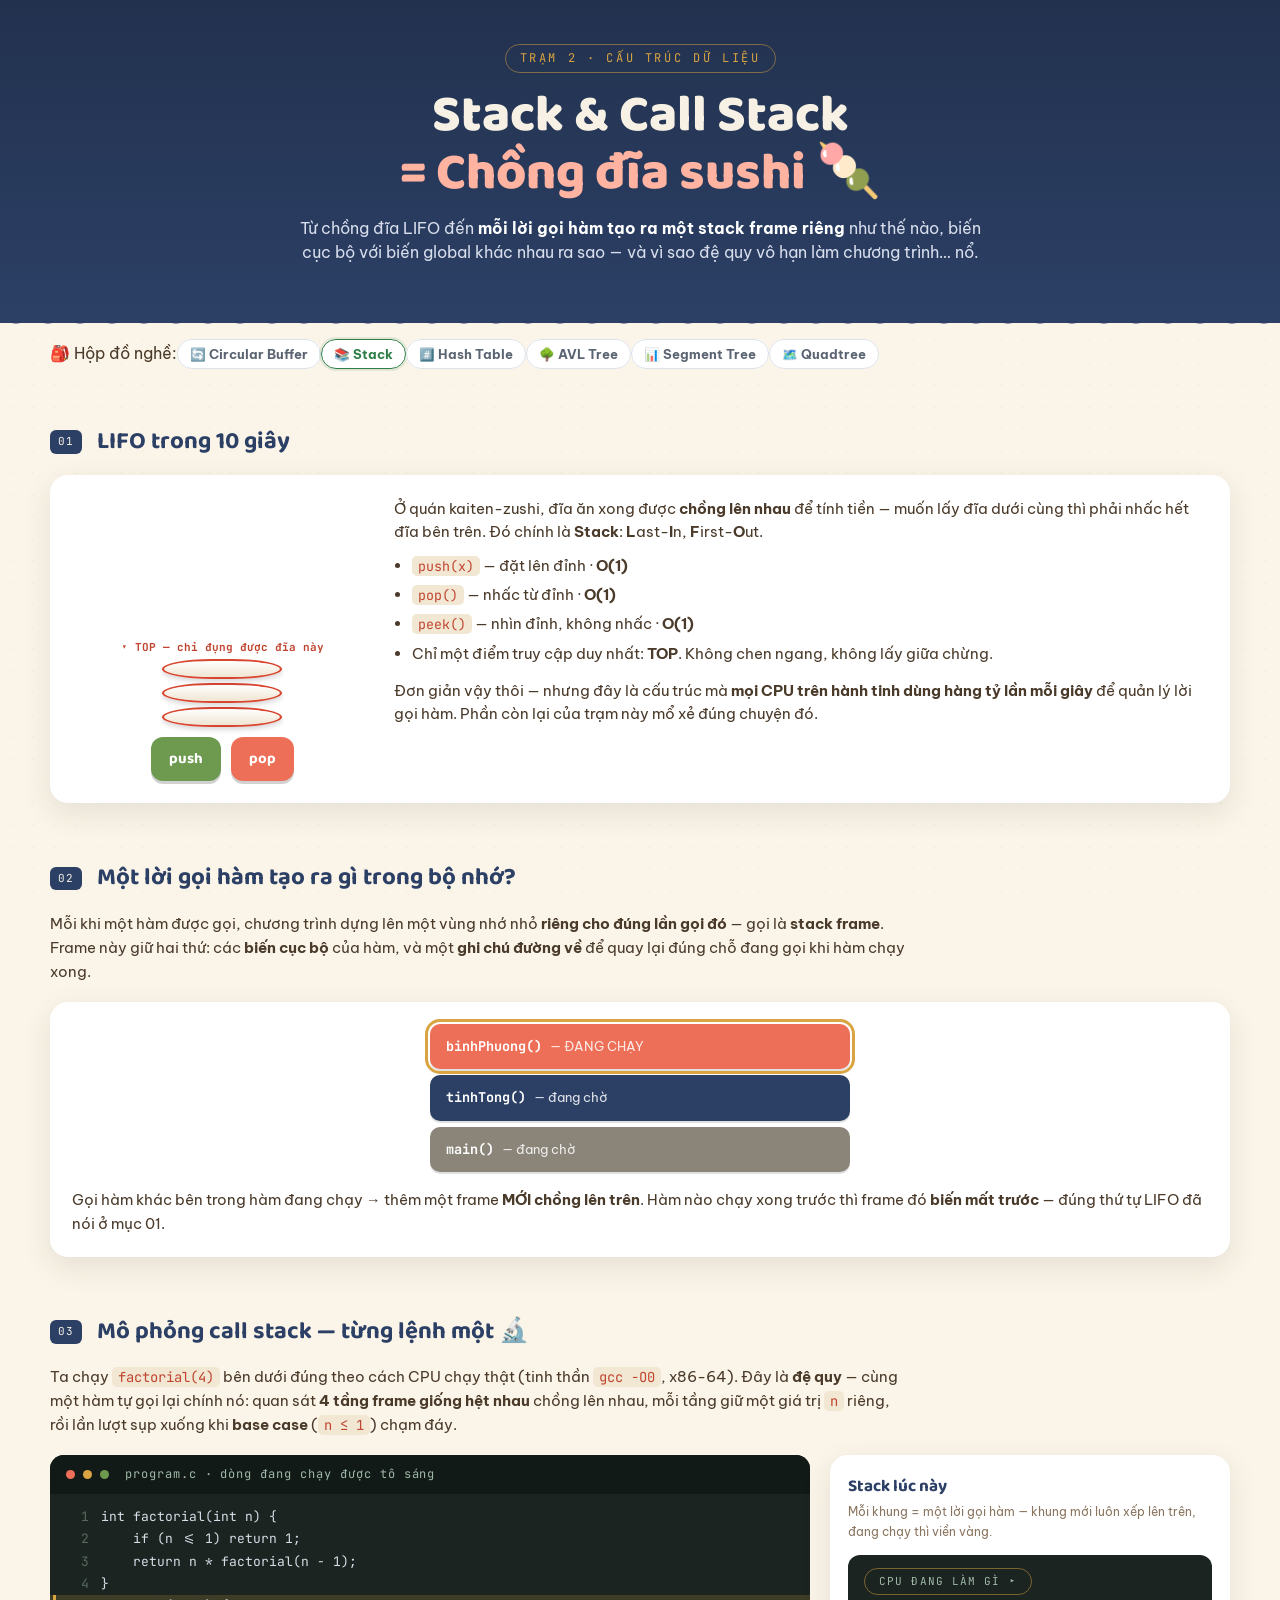
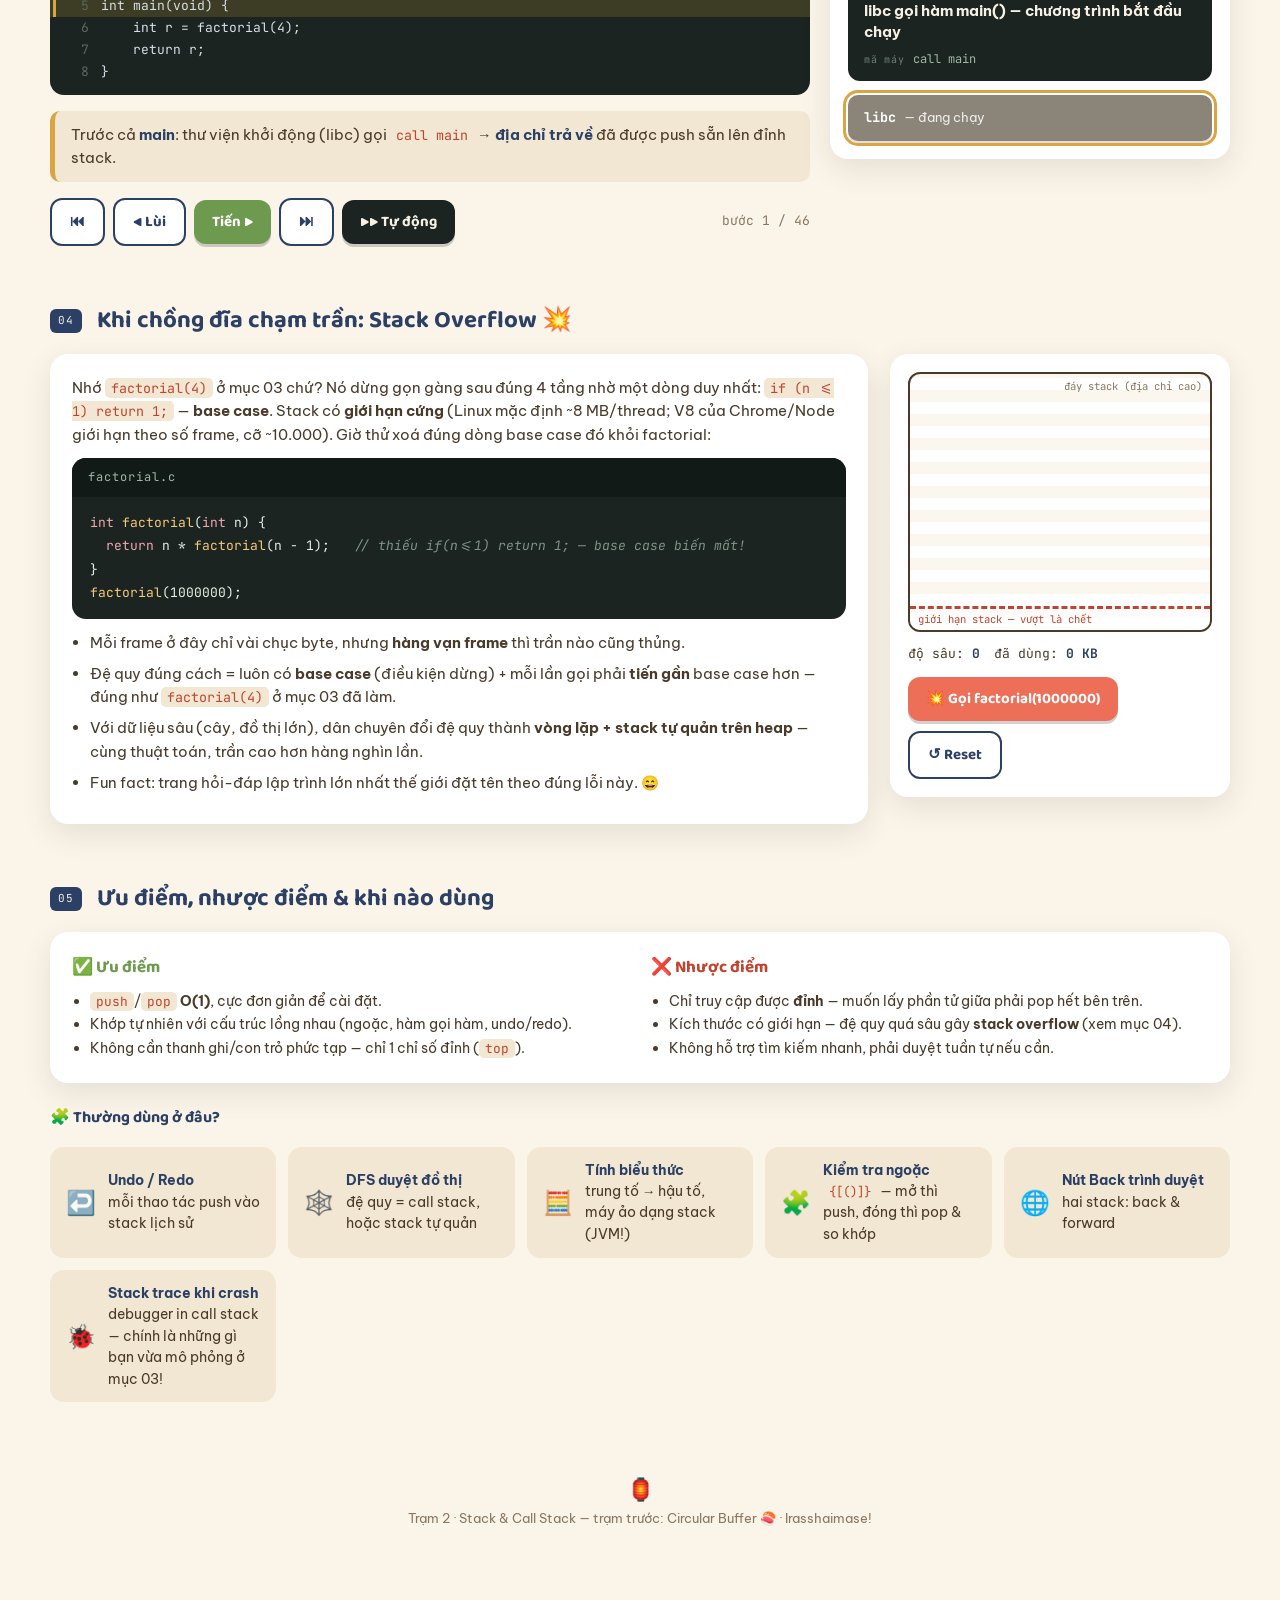
<file: station-2-stack.html>
<!DOCTYPE html>
<html lang="vi">
<head>
<meta charset="UTF-8">
<meta name="viewport" content="width=device-width, initial-scale=1.0">
<title>Trạm 2 · Stack &amp; Call Stack · Giải phẫu stack frame</title>
<link rel="stylesheet" href="style.css">
<link rel="preconnect" href="https://fonts.googleapis.com">
<link rel="preconnect" href="https://fonts.gstatic.com" crossorigin>
<link href="https://fonts.googleapis.com/css2?family=Baloo+2:wght@500;700;800&family=Be+Vietnam+Pro:ital,wght@0,400;0,500;0,600;0,700;1,400&family=JetBrains+Mono:wght@400;500;700&display=swap" rel="stylesheet">
<style>
  :root{
    --rice:#FBF5E9;
    --tatami:#F1E7D2;
    --nori:#1B2420;
    --indigo:#2C4066;
    --indigo-deep:#22314E;
    --salmon:#EE6F57;
    --salmon-soft:#FBD9CE;
    --wasabi:#6E9A50;
    --wasabi-soft:#E4EED9;
    --soy:#4A3A2A;
    --soy-light:#8A7660;
    --lacquer:#C0442F;
    --gold:#D9A441;
    --radius:18px;
    --shadow:0 10px 30px rgba(43,38,28,.10);
    /* màu frame */
    --f-libc:#8A8578;
    --f-main:#2C4066;
    --f-sum:#EE6F57;
    --f-sq:#6E9A50;
  }
  *{box-sizing:border-box;margin:0;padding:0}
  html{scroll-behavior:smooth}
  body{font-family:'Be Vietnam Pro',sans-serif;background:var(--rice);color:var(--soy);line-height:1.6}
  body::before{
    content:"";position:fixed;inset:0;pointer-events:none;opacity:.5;z-index:0;
    background-image:radial-gradient(rgba(74,58,42,.05) 1px, transparent 1px);
    background-size:22px 22px;
  }
  .stwrap{position:relative;z-index:1;max-width:1220px;margin:0 auto;padding:0 20px 80px}

  /* ── Rèm noren ── */
  header{
    position:relative;z-index:1;margin:-20px -22px 0;background:linear-gradient(180deg,var(--indigo-deep),var(--indigo));
    color:#F6F1E4;padding:44px 20px 58px;text-align:center;
  }
  header::after{
    content:"";position:absolute;left:0;right:0;bottom:-16px;height:32px;
    background-image:radial-gradient(circle at 16px 0, var(--indigo) 16px, transparent 17px);
    background-size:32px 32px;background-repeat:repeat-x;
  }
  #toolbox{margin:18px 0 0;}
  .eyebrow{
    display:inline-block;font-family:'JetBrains Mono',monospace;font-size:12px;letter-spacing:.22em;
    text-transform:uppercase;color:var(--gold);border:1px solid rgba(217,164,65,.5);
    border-radius:999px;padding:4px 14px;margin-bottom:14px;
  }
  h1{font-family:'Baloo 2',cursive;font-weight:800;font-size:clamp(30px,4.6vw,52px);line-height:1.12}
  h1 .accent{color:#FFB3A0}
  .sub{max-width:700px;margin:12px auto 0;color:#D8DEEC;font-size:15.5px}
  .sub b{color:#fff}
  .sub code{font-family:'JetBrains Mono',monospace;background:rgba(255,255,255,.12);padding:1px 6px;border-radius:5px}

  h2{font-family:'Baloo 2',cursive;font-weight:700;font-size:24px;color:var(--indigo);display:flex;align-items:center;gap:10px;margin-bottom:14px;flex-wrap:wrap}
  h2 .tag{font-family:'JetBrains Mono',monospace;font-size:11px;font-weight:400;background:var(--indigo);color:#F6F1E4;border-radius:6px;padding:3px 8px;letter-spacing:.08em}
  section{margin-top:56px}
  .lead{max-width:860px;font-size:15px;margin-bottom:18px}
  code, .lead code, td code, .note code, li code, .q code{font-family:'JetBrains Mono',monospace;background:var(--tatami);padding:1px 6px;border-radius:5px;font-size:.92em;color:var(--lacquer)}

  .stcard{background:#fff;border-radius:var(--radius);box-shadow:var(--shadow);padding:22px}

  /* ── 01: LIFO chồng đĩa mini ── */
  .lifo{display:grid;grid-template-columns:300px 1fr;gap:22px;align-items:stretch}
  @media(max-width:900px){.lifo{grid-template-columns:1fr}}
  .plates{display:flex;flex-direction:column-reverse;align-items:center;justify-content:flex-start;min-height:230px;gap:4px;padding-top:26px}
  .plate{
    width:120px;height:20px;border-radius:50%/60%;background:linear-gradient(#fff,#EFE6D3);
    border:2px solid #D9452F;box-shadow:0 3px 5px rgba(0,0,0,.15);position:relative;
    animation:drop .25s ease;
  }
  .plate.top::after{
    content:"▾ TOP — chỉ đụng được đĩa này";position:absolute;left:50%;top:-22px;
    transform:translateX(-50%);white-space:nowrap;
    font-family:'JetBrains Mono',monospace;font-size:11px;color:var(--lacquer);font-weight:700;
  }
  @keyframes drop{from{transform:translateY(-14px);opacity:0}to{transform:none;opacity:1}}
  .lifo-note{font-size:14.5px}
  .lifo-note ul{margin:10px 0 14px 18px}
  .lifo-note li{margin-bottom:6px}
  .mini-btns{display:flex;gap:10px;flex-wrap:wrap}

  button{
    font-family:'Baloo 2',cursive;font-weight:700;font-size:15px;border:none;border-radius:12px;
    padding:10px 18px;cursor:pointer;transition:transform .12s, box-shadow .12s, filter .12s;
    box-shadow:0 3px 0 rgba(0,0,0,.18);
  }
  button:hover{transform:translateY(-2px);filter:brightness(1.05)}
  button:active{transform:translateY(1px);box-shadow:0 1px 0 rgba(0,0,0,.18)}
  button:focus-visible{outline:3px solid var(--gold);outline-offset:2px}
  button:disabled{opacity:.45;cursor:not-allowed;transform:none}
  .b-green{background:var(--wasabi);color:#fff}
  .b-salmon{background:var(--salmon);color:#fff}
  .b-ghost{background:#fff;color:var(--indigo);border:2px solid var(--indigo);box-shadow:none}
  .b-ghost:hover{background:var(--indigo);color:#fff}
  .b-dark{background:var(--nori);color:#F6F1E4}

  /* ── 02: một lời gọi hàm tạo ra gì ── */
  .fstack{display:flex;flex-direction:column-reverse;gap:6px;max-width:420px;margin:0 auto;}
  .fbox{border-radius:10px;padding:12px 16px;font-family:'JetBrains Mono',monospace;font-size:13.5px;font-weight:700;color:#fff;box-shadow:0 2px 0 rgba(0,0,0,.12);}
  .fbox span{font-family:'Be Vietnam Pro',sans-serif;font-weight:400;font-size:12.5px;opacity:.85;}
  .fbox.f-libc{background:var(--f-libc);}
  .fbox.f-main{background:var(--f-main);}
  .fbox.f-sum{background:var(--f-sum);}
  .fbox.top{outline:3px solid var(--gold);outline-offset:2px;}

  .prolog{background:var(--nori);border-radius:14px;overflow:hidden}
  .prolog .hd{background:#121a17;color:#9FB8A8;font-family:'JetBrains Mono',monospace;font-size:12px;padding:10px 16px;letter-spacing:.08em}
  .prolog pre{padding:14px 18px;font-family:'JetBrains Mono',monospace;font-size:13px;line-height:1.8;color:#E9EFE8;overflow-x:auto}
  .k{color:#F2A7B3}.f{color:#F5C97B}.n{color:#9CC5F0}.c{color:#7E9488;font-style:italic}

  /* ── 04: SIMULATOR ── */
  .sim{display:grid;grid-template-columns:minmax(0,1fr) 400px;gap:20px;align-items:start}
  @media(max-width:1040px){.sim{grid-template-columns:1fr}}
  .sim-left{display:flex;flex-direction:column;gap:16px;min-width:0}

  .codebox{background:var(--nori);border-radius:14px;overflow:hidden}
  .codebox .hd{display:flex;align-items:center;gap:8px;background:#121a17;padding:10px 16px;font-family:'JetBrains Mono',monospace;font-size:12px;color:#9FB8A8;letter-spacing:.08em}
  .codebox .dot{width:9px;height:9px;border-radius:50%}
  .csrc{padding:12px 0;font-family:'JetBrains Mono',monospace;font-size:13px;line-height:1.7;color:#E9EFE8;overflow-x:auto}
  .cl{padding:0 18px 0 10px;white-space:pre;display:flex}
  .cl .ln{width:26px;flex:none;text-align:right;margin-right:12px;color:#59695f;user-select:none}
  .cl.on{background:rgba(217,164,65,.18);box-shadow:inset 3px 0 0 var(--gold)}

  .asmline{background:var(--nori);border-radius:12px;padding:12px 16px;margin-bottom:14px}
  .asmline .eyebrow{color:#9FB8A8;font-size:11px;letter-spacing:.1em;margin-bottom:6px}
  .asmline-say{font-size:14.5px;font-weight:700;color:#F6F1E4;line-height:1.4;margin-bottom:8px}
  .asmline-tech{font-family:'JetBrains Mono',monospace;font-size:12px;color:#9FB8A8;display:flex;gap:8px;align-items:baseline}
  .asmline-tech .lbl{color:#6E8177;font-size:10px;letter-spacing:.08em;flex:none}

  .note{
    background:var(--tatami);border-left:5px solid var(--gold);border-radius:10px;
    padding:12px 16px;font-size:14.5px;min-height:66px;
  }
  .note b{color:var(--indigo)}

  .sim-controls{display:flex;flex-wrap:wrap;gap:8px;align-items:center}
  .stepcnt{font-family:'JetBrains Mono',monospace;font-size:13px;color:var(--soy-light);margin-left:auto}

  /* cột stack RAM */
  .ramcol{background:#fff;border-radius:var(--radius);box-shadow:var(--shadow);padding:18px}
  .ramcol h3{font-family:'Baloo 2',cursive;color:var(--indigo);font-size:17px;margin-bottom:2px}
  .ramcol .capline{font-size:12px;color:var(--soy-light);margin-bottom:14px}
  .fbox.f-sq{background:var(--f-sq);}
  .fbox.fresh{animation:pushIn .3s ease}
  @keyframes pushIn{from{transform:translateY(-8px);opacity:0}to{transform:none;opacity:1}}

  /* ── 05: overflow ── */
  .ovf{display:grid;grid-template-columns:1fr 340px;gap:22px;align-items:start}
  @media(max-width:900px){.ovf{grid-template-columns:1fr}}
  .ovf-meter{background:#fff;border-radius:var(--radius);box-shadow:var(--shadow);padding:18px}
  .meter{
    height:260px;border:2px solid var(--soy);border-radius:12px;position:relative;overflow:hidden;
    background:repeating-linear-gradient(0deg,#fff,#fff 12px,#FBF7EE 12px,#FBF7EE 24px);
  }
  .meter .fill{
    position:absolute;top:0;left:0;right:0;height:0%;
    background:linear-gradient(180deg,var(--salmon),var(--lacquer));
    transition:height .12s linear;
  }
  .meter .limitline{position:absolute;left:0;right:0;bottom:0;border-top:3px dashed var(--lacquer);padding:2px 8px;font-family:'JetBrains Mono',monospace;font-size:10.5px;color:var(--lacquer);background:rgba(255,255,255,.7)}
  .meter .toplbl{position:absolute;top:4px;right:8px;font-family:'JetBrains Mono',monospace;font-size:10.5px;color:var(--soy-light)}
  .ovf-stats{display:flex;gap:14px;margin:12px 0;font-family:'JetBrains Mono',monospace;font-size:13px}
  .ovf-stats b{color:var(--indigo)}
  .ovf-err{
    display:none;margin-top:10px;background:#2A1210;color:#FF9C8A;border-radius:10px;
    padding:12px 14px;font-family:'JetBrains Mono',monospace;font-size:12.5px;line-height:1.7;
  }
  .ovf-err.show{display:block;animation:pop .3s ease}
  .ovf-note{font-size:14.5px}
  .ovf-note ul{margin:8px 0 0 18px}
  .ovf-note li{margin-bottom:8px}

  /* ── 06: bảng & thẻ ── */
  .duo{display:grid;grid-template-columns:1.25fr .75fr;gap:22px;align-items:start}
  @media(max-width:980px){.duo{grid-template-columns:1fr}}
  table{width:100%;border-collapse:collapse;font-size:14px;background:#fff;border-radius:var(--radius);overflow:hidden;box-shadow:var(--shadow)}
  th{background:var(--indigo);color:#F6F1E4;font-family:'Baloo 2',cursive;font-size:15px;padding:10px 14px;text-align:left}
  td{padding:10px 14px;border-bottom:1px solid #EFE6D3;vertical-align:top}
  tr:last-child td{border-bottom:none}
  td:first-child{font-weight:600;color:var(--indigo);width:150px}
  .sec-card{background:linear-gradient(135deg,#2A1210,#3A1B14);color:#F2DFD5;border-radius:var(--radius);padding:22px;box-shadow:var(--shadow)}
  .sec-card h3{font-family:'Baloo 2',cursive;font-size:19px;color:#FFB3A0;margin-bottom:8px}
  .sec-card p{font-size:14px;margin-bottom:10px}
  .sec-card code{font-family:'JetBrains Mono',monospace;background:rgba(255,255,255,.12);padding:1px 6px;border-radius:5px;font-size:12.5px;color:#FFD9CE}
  .sec-card ul{margin-left:18px;font-size:13.5px}
  .sec-card li{margin-bottom:5px}

  .apps{display:grid;grid-template-columns:repeat(auto-fit,minmax(200px,1fr));gap:12px;margin-top:16px}
  .chip{background:var(--tatami);border-radius:14px;padding:12px 16px;display:flex;align-items:center;gap:12px}
  .chip .em{font-size:24px}
  .chip .t{font-size:13.5px}
  .chip .t b{display:block;color:var(--indigo);font-size:14px}

  footer{margin-top:70px;text-align:center;font-size:13px;color:var(--soy-light)}
  footer .lantern{font-size:22px}
  @media(prefers-reduced-motion:reduce){*{animation:none!important;transition:none!important}}
</style>
</head>
<body>

<header>
  <div class="eyebrow">TRẠM 2 · CẤU TRÚC DỮ LIỆU</div>
  <h1>Stack &amp; Call Stack<br><span class="accent">= Chồng đĩa sushi 🍡</span></h1>
  <p class="sub">Từ chồng đĩa LIFO đến <b>mỗi lời gọi hàm tạo ra một stack frame riêng</b> như thế nào, biến cục bộ với biến global khác nhau ra sao — và vì sao đệ quy vô hạn làm chương trình… nổ.</p>
</header>

<div class="stwrap">

  <div id="toolbox"></div>

  <!-- ══ 01 · LIFO ══ -->
  <section>
    <h2><span class="tag">01</span> LIFO trong 10 giây</h2>
    <div class="stcard lifo">
      <div>
        <div class="plates" id="plates"></div>
        <div class="mini-btns" style="justify-content:center;margin-top:10px">
          <button class="b-green" id="pPush">push</button>
          <button class="b-salmon" id="pPop">pop</button>
        </div>
      </div>
      <div class="lifo-note">
        <p>Ở quán kaiten-zushi, đĩa ăn xong được <b>chồng lên nhau</b> để tính tiền — muốn lấy đĩa dưới cùng thì phải nhấc hết đĩa bên trên. Đó chính là <b>Stack</b>: <b>L</b>ast-<b>I</b>n, <b>F</b>irst-<b>O</b>ut.</p>
        <ul>
          <li><code>push(x)</code> — đặt lên đỉnh · <b>O(1)</b></li>
          <li><code>pop()</code> — nhấc từ đỉnh · <b>O(1)</b></li>
          <li><code>peek()</code> — nhìn đỉnh, không nhấc · <b>O(1)</b></li>
          <li>Chỉ một điểm truy cập duy nhất: <b>TOP</b>. Không chen ngang, không lấy giữa chừng.</li>
        </ul>
        <p>Đơn giản vậy thôi — nhưng đây là cấu trúc mà <b>mọi CPU trên hành tinh dùng hàng tỷ lần mỗi giây</b> để quản lý lời gọi hàm. Phần còn lại của trạm này mổ xẻ đúng chuyện đó.</p>
      </div>
    </div>
  </section>

  <!-- ══ 02 · Một lời gọi hàm tạo ra gì ══ -->
  <section>
    <h2><span class="tag">02</span> Một lời gọi hàm tạo ra gì trong bộ nhớ?</h2>
    <p class="lead">Mỗi khi một hàm được gọi, chương trình dựng lên một vùng nhớ nhỏ <b>riêng cho đúng lần gọi đó</b> — gọi là <b>stack frame</b>. Frame này giữ hai thứ: các <b>biến cục bộ</b> của hàm, và một <b>ghi chú đường về</b> để quay lại đúng chỗ đang gọi khi hàm chạy xong.</p>
    <div class="stcard">
      <div class="fstack" id="fstackDemo">
        <div class="fbox f-libc">main() <span>— đang chờ</span></div>
        <div class="fbox f-main">tinhTong() <span>— đang chờ</span></div>
        <div class="fbox f-sum top">binhPhuong() <span>— ĐANG CHẠY</span></div>
      </div>
      <p style="margin-top:16px;font-size:14.5px;">Gọi hàm khác bên trong hàm đang chạy → thêm một frame <b>MỚI chồng lên trên</b>. Hàm nào chạy xong trước thì frame đó <b>biến mất trước</b> — đúng thứ tự LIFO đã nói ở mục 01.</p>
    </div>

  </section>

  <!-- ══ 04 · SIMULATOR ══ -->
  <section>
    <h2><span class="tag">03</span> Mô phỏng call stack — từng lệnh một 🔬</h2>
    <p class="lead">Ta chạy <code>factorial(4)</code> bên dưới đúng theo cách CPU chạy thật (tinh thần <code>gcc -O0</code>, x86-64). Đây là <b>đệ quy</b> — cùng một hàm tự gọi lại chính nó: quan sát <b>4 tầng frame giống hệt nhau</b> chồng lên nhau, mỗi tầng giữ một giá trị <code>n</code> riêng, rồi lần lượt sụp xuống khi <b>base case</b> (<code>n ≤ 1</code>) chạm đáy.</p>

    <div class="sim">
      <div class="sim-left">
        <div class="codebox">
          <div class="hd">
            <span class="dot" style="background:#EE6F57"></span>
            <span class="dot" style="background:#D9A441"></span>
            <span class="dot" style="background:#6E9A50"></span>
            &nbsp;program.c · dòng đang chạy được tô sáng
          </div>
          <div class="csrc" id="csrc"></div>
        </div>

        <div class="note" id="simnote">Bấm <b>▶ Tiến</b> để chạy từng bước, hoặc <b>▶▶ Tự động</b> để xem cả vở kịch.</div>

        <div class="sim-controls">
          <button class="b-ghost" id="sFirst">⏮</button>
          <button class="b-ghost" id="sPrev">◀ Lùi</button>
          <button class="b-green" id="sNext">Tiến ▶</button>
          <button class="b-ghost" id="sLast">⏭</button>
          <button class="b-dark" id="sAuto">▶▶ Tự động</button>
          <span class="stepcnt" id="stepcnt"></span>
        </div>
      </div>

      <div class="ramcol">
        <h3>Stack lúc này</h3>
        <div class="capline">Mỗi khung = một lời gọi hàm — khung mới luôn xếp lên trên, đang chạy thì viền vàng.</div>
        <div class="asmline">
          <div class="eyebrow">CPU ĐANG LÀM GÌ ▸</div>
          <div class="asmline-say" id="asmSay">—</div>
          <div class="asmline-tech"><span class="lbl">mã máy</span><span id="asm">—</span></div>
        </div>
        <div class="fstack" id="ram"></div>
      </div>
    </div>
  </section>

  <!-- ══ 05 · Stack overflow ══ -->
  <section>
    <h2><span class="tag">04</span> Khi chồng đĩa chạm trần: Stack Overflow 💥</h2>
    <div class="ovf">
      <div class="stcard ovf-note">
        <p>Nhớ <code>factorial(4)</code> ở mục 03 chứ? Nó dừng gọn gàng sau đúng 4 tầng nhờ một dòng duy nhất: <code>if (n &lt;= 1) return 1;</code> — <b>base case</b>. Stack có <b>giới hạn cứng</b> (Linux mặc định ~8 MB/thread; V8 của Chrome/Node giới hạn theo số frame, cỡ ~10.000). Giờ thử xoá đúng dòng base case đó khỏi factorial:</p>
        <div class="prolog" style="margin:12px 0">
          <div class="hd">factorial.c</div>
<pre><span class="k">int</span> <span class="f">factorial</span>(<span class="k">int</span> n) {
  <span class="k">return</span> n * <span class="f">factorial</span>(n - 1);   <span class="c">// thiếu if(n&lt;=1) return 1; — base case biến mất!</span>
}
<span class="f">factorial</span>(1000000);</pre>
        </div>
        <ul>
          <li>Mỗi frame ở đây chỉ vài chục byte, nhưng <b>hàng vạn frame</b> thì trần nào cũng thủng.</li>
          <li>Đệ quy đúng cách = luôn có <b>base case</b> (điều kiện dừng) + mỗi lần gọi phải <b>tiến gần</b> base case hơn — đúng như <code>factorial(4)</code> ở mục 03 đã làm.</li>
          <li>Với dữ liệu sâu (cây, đồ thị lớn), dân chuyên đổi đệ quy thành <b>vòng lặp + stack tự quản trên heap</b> — cùng thuật toán, trần cao hơn hàng nghìn lần.</li>
          <li>Fun fact: trang hỏi-đáp lập trình lớn nhất thế giới đặt tên theo đúng lỗi này. 😄</li>
        </ul>
      </div>
      <div class="ovf-meter">
        <div class="meter">
          <div class="toplbl">đáy stack (địa chỉ cao)</div>
          <div class="fill" id="ovfFill"></div>
          <div class="limitline">giới hạn stack — vượt là chết</div>
        </div>
        <div class="ovf-stats">
          <span>độ sâu: <b id="ovfDepth">0</b></span>
          <span>đã dùng: <b id="ovfBytes">0 KB</b></span>
        </div>
        <div class="mini-btns">
          <button class="b-salmon" id="ovfGo">💥 Gọi factorial(1000000)</button>
          <button class="b-ghost" id="ovfReset">↺ Reset</button>
        </div>
        <div class="ovf-err" id="ovfErr">
Segmentation fault (core dumped)<br><br>
<span style="color:#9FB8A8">// factorial(n) gọi lại chính nó ×1.000.000 lần, mỗi lần một frame mới,<br>
&nbsp;&nbsp;chẳng có <code>if (n&lt;=1)</code> nào cản lại — cùng một hàm ở mục 03,<br>
&nbsp;&nbsp;chỉ khác đúng 1 dòng bị xoá.<br><br>
// bản JS thì lịch sự hơn: Uncaught RangeError: Maximum call stack size exceeded</span>
        </div>
      </div>
    </div>
  </section>

  <!-- ══ 06 · Ưu điểm, nhược điểm & khi nào dùng ══ -->
  <section>
    <h2><span class="tag">05</span> Ưu điểm, nhược điểm &amp; khi nào dùng</h2>
    <div class="stcard" style="display:grid;grid-template-columns:1fr 1fr;gap:22px;margin-bottom:22px;">
      <div>
        <h3 style="color:var(--wasabi);font-family:'Baloo 2',cursive;font-size:17px;margin-bottom:8px;">✅ Ưu điểm</h3>
        <ul style="margin-left:18px;font-size:14px;line-height:1.7;">
          <li><code>push</code>/<code>pop</code> <b>O(1)</b>, cực đơn giản để cài đặt.</li>
          <li>Khớp tự nhiên với cấu trúc lồng nhau (ngoặc, hàm gọi hàm, undo/redo).</li>
          <li>Không cần thanh ghi/con trỏ phức tạp — chỉ 1 chỉ số đỉnh (<code>top</code>).</li>
        </ul>
      </div>
      <div>
        <h3 style="color:var(--lacquer);font-family:'Baloo 2',cursive;font-size:17px;margin-bottom:8px;">❌ Nhược điểm</h3>
        <ul style="margin-left:18px;font-size:14px;line-height:1.7;">
          <li>Chỉ truy cập được <b>đỉnh</b> — muốn lấy phần tử giữa phải pop hết bên trên.</li>
          <li>Kích thước có giới hạn — đệ quy quá sâu gây <b>stack overflow</b> (xem mục 04).</li>
          <li>Không hỗ trợ tìm kiếm nhanh, phải duyệt tuần tự nếu cần.</li>
        </ul>
      </div>
    </div>
    <h3 style="font-family:'Baloo 2',cursive;font-size:16px;color:var(--indigo);margin-bottom:8px;">🧩 Thường dùng ở đâu?</h3>
    <div class="apps">
      <div class="chip"><span class="em">↩️</span><div class="t"><b>Undo / Redo</b>mỗi thao tác push vào stack lịch sử</div></div>
      <div class="chip"><span class="em">🕸️</span><div class="t"><b>DFS duyệt đồ thị</b>đệ quy = call stack, hoặc stack tự quản</div></div>
      <div class="chip"><span class="em">🧮</span><div class="t"><b>Tính biểu thức</b>trung tố → hậu tố, máy ảo dạng stack (JVM!)</div></div>
      <div class="chip"><span class="em">🧩</span><div class="t"><b>Kiểm tra ngoặc</b><code>{[()]}</code> — mở thì push, đóng thì pop &amp; so khớp</div></div>
      <div class="chip"><span class="em">🌐</span><div class="t"><b>Nút Back trình duyệt</b>hai stack: back &amp; forward</div></div>
      <div class="chip"><span class="em">🐞</span><div class="t"><b>Stack trace khi crash</b>debugger in call stack — chính là những gì bạn vừa mô phỏng ở mục 03!</div></div>
    </div>
  </section>

  <footer>
    <div class="lantern">🏮</div>
    Trạm 2 · Stack &amp; Call Stack — trạm trước: Circular Buffer 🍣 · Irasshaimase!
  </footer>
</div>

<script src="common.js"></script>
<script>
(function(){
  CL.renderToolbox('stack');

  /* ═══ 01 · LIFO plates ═══ */
  const platesEl = document.getElementById('plates');
  function renderPlates(n){
    platesEl.innerHTML = '';
    for(let i=0;i<n;i++){
      const p=document.createElement('div');
      p.className='plate'+(i===n-1?' top':'');
      platesEl.appendChild(p);
    }
  }
  let nPlates=3; renderPlates(nPlates);
  document.getElementById('pPush').onclick=()=>{ if(nPlates<8){nPlates++;renderPlates(nPlates);} };
  document.getElementById('pPop').onclick =()=>{ if(nPlates>0){nPlates--;renderPlates(nPlates);} };

  /* ═══ 04 · CALL STACK SIMULATOR ═══ */
  const C_SRC = [
    'int factorial(int n) {',
    '    if (n <= 1) return 1;',
    '    return n * factorial(n - 1);',
    '}',
    'int main(void) {',
    '    int r = factorial(4);',
    '    return r;',
    '}'
  ];

  // ── dựng danh sách bước ──
  const steps = [];
  let mem = [], sp = 0, bp = -1;
  let regs = {rdi:'—', rax:'—'};
  let out = '';
  function push(label,val,cls,frame){
    const slot={label,val,cls,frame};
    if(sp < mem.length) mem[sp]=slot; else mem.push(slot);
    sp++;
  }
  function snap(cLine, asm, note, say){
    steps.push({
      mem: JSON.parse(JSON.stringify(mem)),
      sp, bp, regs: {...regs}, out, cLine, asm, note, say
    });
  }
  function setVal(i, v){ mem[i].val = v; mem[i].label = mem[i].label.replace(/=.*$/,'= '+v); }

  // trước main
  push('ret addr → libc', '', 'ret', 'libc');
  snap(4, 'call main', 'Trước cả <b>main</b>: thư viện khởi động (libc) gọi <code>call main</code> → <b>địa chỉ trả về</b> đã được push sẵn lên đỉnh stack.', 'libc gọi hàm main() — chương trình bắt đầu chạy');

  // main prologue
  push('saved rbp (libc)', '', 'sbp', 'main');
  snap(4, 'push rbp', '<b>Prologue của main, lệnh 1:</b> cất mốc frame (<code>rbp</code>) của caller vào stack.', 'main() cất giữ con trỏ khung của hàm gọi nó');
  bp = 1;
  snap(4, 'mov rbp, rsp', '<b>Lệnh 2:</b> <code>rbp</code> nay trỏ đúng ô vừa push — mốc cố định của frame main.', 'main() đã có khung riêng, sẵn sàng chạy');
  push('r = ?', '?', 'local', 'main');
  push('(đệm 8B — căn lề 16)', '', 'pad', 'main');
  snap(5, 'sub rsp, 16', '<b>Lệnh 3:</b> xin 16 byte cho biến cục bộ <code>r</code> (+ đệm căn lề 16 theo ABI x86-64).', 'main() xin chỗ trống cho biến r');

  regs.rdi = 4;
  snap(5, 'mov edi, 4', 'Chuẩn bị gọi <code>factorial(4)</code>. Đối số đầu tiên đi qua <code>edi</code> theo System V AMD64.', 'Chuẩn bị đối số n = 4 để gọi factorial');
  push('ret addr → main:6', '', 'ret', 'f4');
  snap(5, 'call factorial', '<b>call = push + jmp:</b> push địa chỉ trả về (giữa dòng 6 của main), nhảy vào <code>factorial(4)</code>. Đệ quy bắt đầu — đây sẽ là tầng đầu tiên trong 4 tầng giống hệt nhau.', 'Gọi factorial(4) — bắt đầu đệ quy');

  // factorial(4)
  push('saved rbp (main)', '', 'sbp', 'f4');
  snap(0, 'push rbp', 'Prologue của <code>factorial</code> — y hệt mọi hàm khác: cất <code>rbp</code> của caller.', 'factorial(4) cất giữ con trỏ khung của main()');
  bp = 5;
  snap(0, 'mov rbp, rsp', 'Mốc frame mới cho <b>factorial(n=4)</b>.', 'factorial(4) đã có khung riêng, sẵn sàng chạy');
  push('n = ?', '?', 'local', 'f4');
  snap(1, 'sub rsp, 16', 'Xin chỗ cho tham số <code>n</code> (bị spill xuống frame).', 'factorial(4) xin chỗ trống cho biến n');
  setVal(6, 4);
  snap(1, 'mov [rbp−4], edi', '<b>Spill:</b> <code>n = 4</code> được chép từ thanh ghi xuống frame.', 'Lưu n = 4 vào khung của factorial(4)');
  snap(1, 'cmp n,1 · jg .L2', 'Kiểm tra <b>base case</b>: <code>n ≤ 1</code>? 4 &gt; 1 → sai, nhảy sang nhánh đệ quy.', 'n = 4 có ≤ 1 không? Chưa — phải gọi tiếp');

  regs.rdi = 3;
  snap(2, 'mov edi,[rbp−4] · sub edi,1', 'Tính <code>n − 1 = 3</code>, chuẩn bị làm đối số cho lời gọi đệ quy tiếp theo.', 'Tính n − 1 = 3');
  push('ret addr → factorial:3', '', 'ret', 'f3');
  snap(2, 'call factorial', 'Gọi lại chính <code>factorial</code> — lần này <code>n=3</code>. Stack giờ có <b>2 tầng factorial</b> chồng lên main.', 'Gọi factorial(3) — đệ quy sâu thêm một tầng');

  // factorial(3)
  push('saved rbp (factorial n=4)', '', 'sbp', 'f3');
  snap(0, 'push rbp', 'Prologue lặp lại y hệt — hàm nào, tầng nào cũng chung một nghi thức.', 'factorial(3) cất giữ con trỏ khung của factorial(4)');
  bp = 8;
  snap(0, 'mov rbp, rsp', 'Mốc frame cho <b>factorial(n=3)</b>. Mốc của factorial(n=4) không mất — đang nằm an toàn trong ô "saved rbp".', 'factorial(3) đã có khung riêng, sẵn sàng chạy');
  push('n = ?', '?', 'local', 'f3');
  snap(1, 'sub rsp, 16', 'Chỗ cho <code>n</code> của tầng này.', 'factorial(3) xin chỗ trống cho biến n');
  setVal(9, 3);
  snap(1, 'mov [rbp−4], edi', '<code>n = 3</code>.', 'Lưu n = 3 vào khung của factorial(3)');
  snap(1, 'cmp n,1 · jg .L2', '3 &gt; 1 → vẫn chưa chạm base case, tiếp tục đệ quy.', 'n = 3 có ≤ 1 không? Chưa — tiếp tục đệ quy');

  regs.rdi = 2;
  snap(2, 'mov edi,[rbp−4] · sub edi,1', '<code>n − 1 = 2</code>.', 'Tính n − 1 = 2');
  push('ret addr → factorial:3', '', 'ret', 'f2');
  snap(2, 'call factorial', 'Gọi tiếp <code>factorial(2)</code>. 3 tầng factorial chồng lên nhau rồi.', 'Gọi factorial(2)');

  // factorial(2)
  push('saved rbp (factorial n=3)', '', 'sbp', 'f2');
  snap(0, 'push rbp', 'Vẫn đúng nghi thức đó.', 'factorial(2) cất giữ con trỏ khung của factorial(3)');
  bp = 11;
  snap(0, 'mov rbp, rsp', 'Mốc frame cho <b>factorial(n=2)</b>.', 'factorial(2) đã có khung riêng, sẵn sàng chạy');
  push('n = ?', '?', 'local', 'f2');
  snap(1, 'sub rsp, 16', 'Chỗ cho <code>n</code>.', 'factorial(2) xin chỗ trống cho biến n');
  setVal(12, 2);
  snap(1, 'mov [rbp−4], edi', '<code>n = 2</code>.', 'Lưu n = 2 vào khung của factorial(2)');
  snap(1, 'cmp n,1 · jg .L2', '2 &gt; 1 → tiếp tục đệ quy.', 'n = 2 có ≤ 1 không? Chưa — tiếp tục đệ quy');

  regs.rdi = 1;
  snap(2, 'mov edi,[rbp−4] · sub edi,1', '<code>n − 1 = 1</code>.', 'Tính n − 1 = 1');
  push('ret addr → factorial:3', '', 'ret', 'f1');
  snap(2, 'call factorial', 'Gọi <code>factorial(1)</code> — tầng thứ 4, sắp chạm base case.', 'Gọi factorial(1) — sắp chạm base case');

  // factorial(1) — base case
  push('saved rbp (factorial n=2)', '', 'sbp', 'f1');
  snap(0, 'push rbp', 'Prologue lần cuối trong chuỗi đệ quy này.', 'factorial(1) cất giữ con trỏ khung của factorial(2)');
  bp = 14;
  snap(0, 'mov rbp, rsp', 'Mốc cho <b>factorial(n=1)</b> — tầng sâu nhất. Ngay lúc này có <b>5 frame</b> đang sống cùng lúc: main + 4 factorial.', 'factorial(1) đã có khung riêng — tầng sâu nhất');
  push('n = ?', '?', 'local', 'f1');
  snap(1, 'sub rsp, 16', 'Chỗ cho <code>n</code>.', 'factorial(1) xin chỗ trống cho biến n');
  setVal(15, 1);
  snap(1, 'mov [rbp−4], edi', '<code>n = 1</code>.', 'Lưu n = 1 vào khung của factorial(1)');
  snap(1, 'cmp n,1 · jg .L2', 'Kiểm tra: <code>1 ≤ 1</code>? <b>Đúng!</b> Base case chạm rồi — không gọi đệ quy nữa.', 'n = 1 có ≤ 1 không? Đúng! Base case chạm rồi');
  regs.rax = 1;
  snap(1, 'mov eax, 1', '<code>return 1</code> — base case trả thẳng giá trị, không gọi thêm. Đây là điểm quay đầu của cả chuỗi đệ quy.', 'factorial(1) trả về 1 — không gọi tiếp nữa');

  sp = bp + 1; sp--; bp = 11;
  snap(1, 'leave', '<b>Epilogue của factorial(1):</b> <code>leave</code> vứt biến cục bộ + khôi phục <code>rbp</code> về factorial(2). Frame n=1 giờ là "rác" trong RAM.', 'factorial(1) dọn khung của mình, trả quyền lại cho factorial(2)');
  sp--;
  snap(2, 'ret', '<code>ret</code> pop địa chỉ trả về, quay lại factorial(2) — mang theo <b>1</b> trong <code>rax</code>.', 'Quay lại factorial(2), mang theo kết quả 1');

  regs.rax = 2;
  snap(2, 'imul eax,[rbp−4]', '<code>eax = 1 × 2 = 2</code> — factorial(2) tính xong.', 'factorial(2) tính: 2 × 1 = 2');
  sp = bp + 1; sp--; bp = 8;
  snap(2, 'leave', 'Frame n=2 thành rác, <code>rbp</code> khôi phục về factorial(3).', 'factorial(2) dọn khung của mình, trả quyền lại cho factorial(3)');
  sp--;
  snap(2, 'ret', 'Quay lại factorial(3), mang theo <b>2</b>.', 'Quay lại factorial(3), mang theo kết quả 2');

  regs.rax = 6;
  snap(2, 'imul eax,[rbp−4]', '<code>eax = 2 × 3 = 6</code>.', 'factorial(3) tính: 3 × 2 = 6');
  sp = bp + 1; sp--; bp = 5;
  snap(2, 'leave', 'Frame n=3 thành rác, <code>rbp</code> khôi phục về factorial(4).', 'factorial(3) dọn khung của mình, trả quyền lại cho factorial(4)');
  sp--;
  snap(2, 'ret', 'Quay lại factorial(4), mang theo <b>6</b>.', 'Quay lại factorial(4), mang theo kết quả 6');

  regs.rax = 24;
  snap(2, 'imul eax,[rbp−4]', '<code>eax = 6 × 4 = 24</code> — kết quả cuối cùng của <code>factorial(4)</code>!', 'factorial(4) tính: 4 × 6 = 24 — xong!');
  sp = bp + 1; sp--; bp = 1;
  snap(2, 'leave', 'Frame n=4 thành rác, <code>rbp</code> khôi phục về main. Cả 4 tầng factorial giờ đều là rác — dọn dẹp chỉ bằng vài phép gán con trỏ, không <code>free()</code> nào cả.', 'factorial(4) dọn khung của mình, trả quyền lại cho main()');
  sp--;
  snap(5, 'ret', 'Về tới <b>main</b>, mang theo <b>24</b> trong <code>rax</code>.', 'Quay lại main(), mang theo kết quả 24');

  setVal(2, 24);
  snap(5, 'mov [rbp−8], eax', '<code>r = 24</code> — kết quả cuối cùng nằm trong frame của main.', 'main() lưu kết quả: r = 24');
  regs.rax = 24;
  sp = bp + 1; sp--; sp--; bp = -1;
  out = 'exit code = 24 · factorial(4) = 24 ✓';
  snap(6, 'mov eax,[rbp−8] · leave · ret', '<code>return r</code> → main cũng leave/ret nốt, trả <b>24</b> về libc làm exit code. Toàn bộ 5 tầng frame đã dựng lên rồi sụp xuống, dọn dẹp hoàn toàn tự động. Muốn biết điều gì xảy ra nếu <b>quên</b> dòng <code>if (n≤1) return 1;</code>? Xem mục 04 ngay bên dưới. 🍡', 'main() kết thúc, trả 24 làm exit code');

  // ── render simulator ──
  const csrcEl = document.getElementById('csrc');
  C_SRC.forEach((l,i)=>{
    const d=document.createElement('div');
    d.className='cl'; d.dataset.i=i;
    d.innerHTML='<span class="ln">'+(i+1)+'</span><span>'+l.replace(/&/g,'&amp;').replace(/</g,'&lt;')+'</span>';
    csrcEl.appendChild(d);
  });

  const ramEl=document.getElementById('ram');
  const asmEl=document.getElementById('asm');
  const asmSayEl=document.getElementById('asmSay');
  const noteEl=document.getElementById('simnote');
  const cntEl=document.getElementById('stepcnt');
  let cur=0, prevTopFrame=null, autoT=null, reachedEnd=false;

  const FR={libc:'f-libc',main:'f-main',f4:'f-sq',f3:'f-sq',f2:'f-sq',f1:'f-sq'};
  const FNAME={libc:'libc', main:'main()', f4:'factorial(4)', f3:'factorial(3)', f2:'factorial(2)', f1:'factorial(1)'};

  function show(i){
    cur=Math.max(0,Math.min(steps.length-1,i));
    const s=steps[cur];

    // C highlight
    csrcEl.querySelectorAll('.cl').forEach(d=>d.classList.toggle('on',+d.dataset.i===s.cLine));
    asmSayEl.textContent=s.say;
    asmEl.textContent=s.asm;
    noteEl.innerHTML=s.note;
    cntEl.textContent='bước '+(cur+1)+' / '+steps.length;

    // stack — một khung hộp cho mỗi lời gọi hàm đang còn sống
    ramEl.innerHTML='';
    const groups=[];
    for(let idx=0; idx<s.sp; idx++){
      const slot=s.mem[idx];
      let g=groups.length? groups[groups.length-1]: null;
      if(!g || g.frame!==slot.frame){ g={frame:slot.frame, locals:[]}; groups.push(g); }
      if(slot.cls==='local') g.locals.push(slot.label);
    }
    groups.forEach((g,gi)=>{
      const isTop = gi===groups.length-1;
      const d=document.createElement('div');
      d.className='fbox '+(FR[g.frame]||'')+(isTop?' top':'')+((isTop && g.frame!==prevTopFrame)?' fresh':'');
      d.innerHTML='<b>'+(FNAME[g.frame]||g.frame)+'</b> <span>'+(isTop?'— đang chạy':'— đang chờ')+(g.locals.length? ' · '+g.locals.join(' · '):'')+'</span>';
      ramEl.appendChild(d);
    });
    prevTopFrame = groups.length? groups[groups.length-1].frame : null;

    if(cur>=steps.length-1 && !reachedEnd){ reachedEnd=true; CL.markDone('stack'); }
  }
  function stopAuto(){ if(autoT){clearInterval(autoT);autoT=null;document.getElementById('sAuto').textContent='▶▶ Tự động';} }
  document.getElementById('sNext').onclick=()=>{stopAuto();show(cur+1);};
  document.getElementById('sPrev').onclick=()=>{stopAuto();show(cur-1);};
  document.getElementById('sFirst').onclick=()=>{stopAuto();show(0);};
  document.getElementById('sLast').onclick=()=>{stopAuto();show(steps.length-1);};
  document.getElementById('sAuto').onclick=function(){
    if(autoT){stopAuto();return;}
    this.textContent='⏸ Dừng';
    if(cur>=steps.length-1) show(0);
    autoT=setInterval(()=>{ if(cur>=steps.length-1) stopAuto(); else show(cur+1); },2600);
  };
  show(0);

  /* ═══ 05 · overflow demo ═══ */
  const fill=document.getElementById('ovfFill');
  const dEl=document.getElementById('ovfDepth');
  const bEl=document.getElementById('ovfBytes');
  const errEl=document.getElementById('ovfErr');
  const FRAME_B=48, LIMIT=10000;
  let depth=0, ovfT=null;
  function ovfStop(){ if(ovfT){clearInterval(ovfT);ovfT=null;} }
  function ovfRender(){
    dEl.textContent=depth.toLocaleString('vi-VN');
    bEl.textContent=Math.round(depth*FRAME_B/1024)+' KB';
    fill.style.height=Math.min(100, depth/LIMIT*100)+'%';
  }
  document.getElementById('ovfGo').onclick=()=>{
    ovfStop(); errEl.classList.remove('show'); depth=0;
    ovfT=setInterval(()=>{
      depth+=Math.floor(120+Math.random()*260);
      if(depth>=LIMIT){ depth=LIMIT; ovfRender(); ovfStop(); errEl.classList.add('show'); return; }
      ovfRender();
    },40);
  };
  document.getElementById('ovfReset').onclick=()=>{ ovfStop(); depth=0; ovfRender(); errEl.classList.remove('show'); };
  ovfRender();
})();
</script>
</body>
</html>
</file>
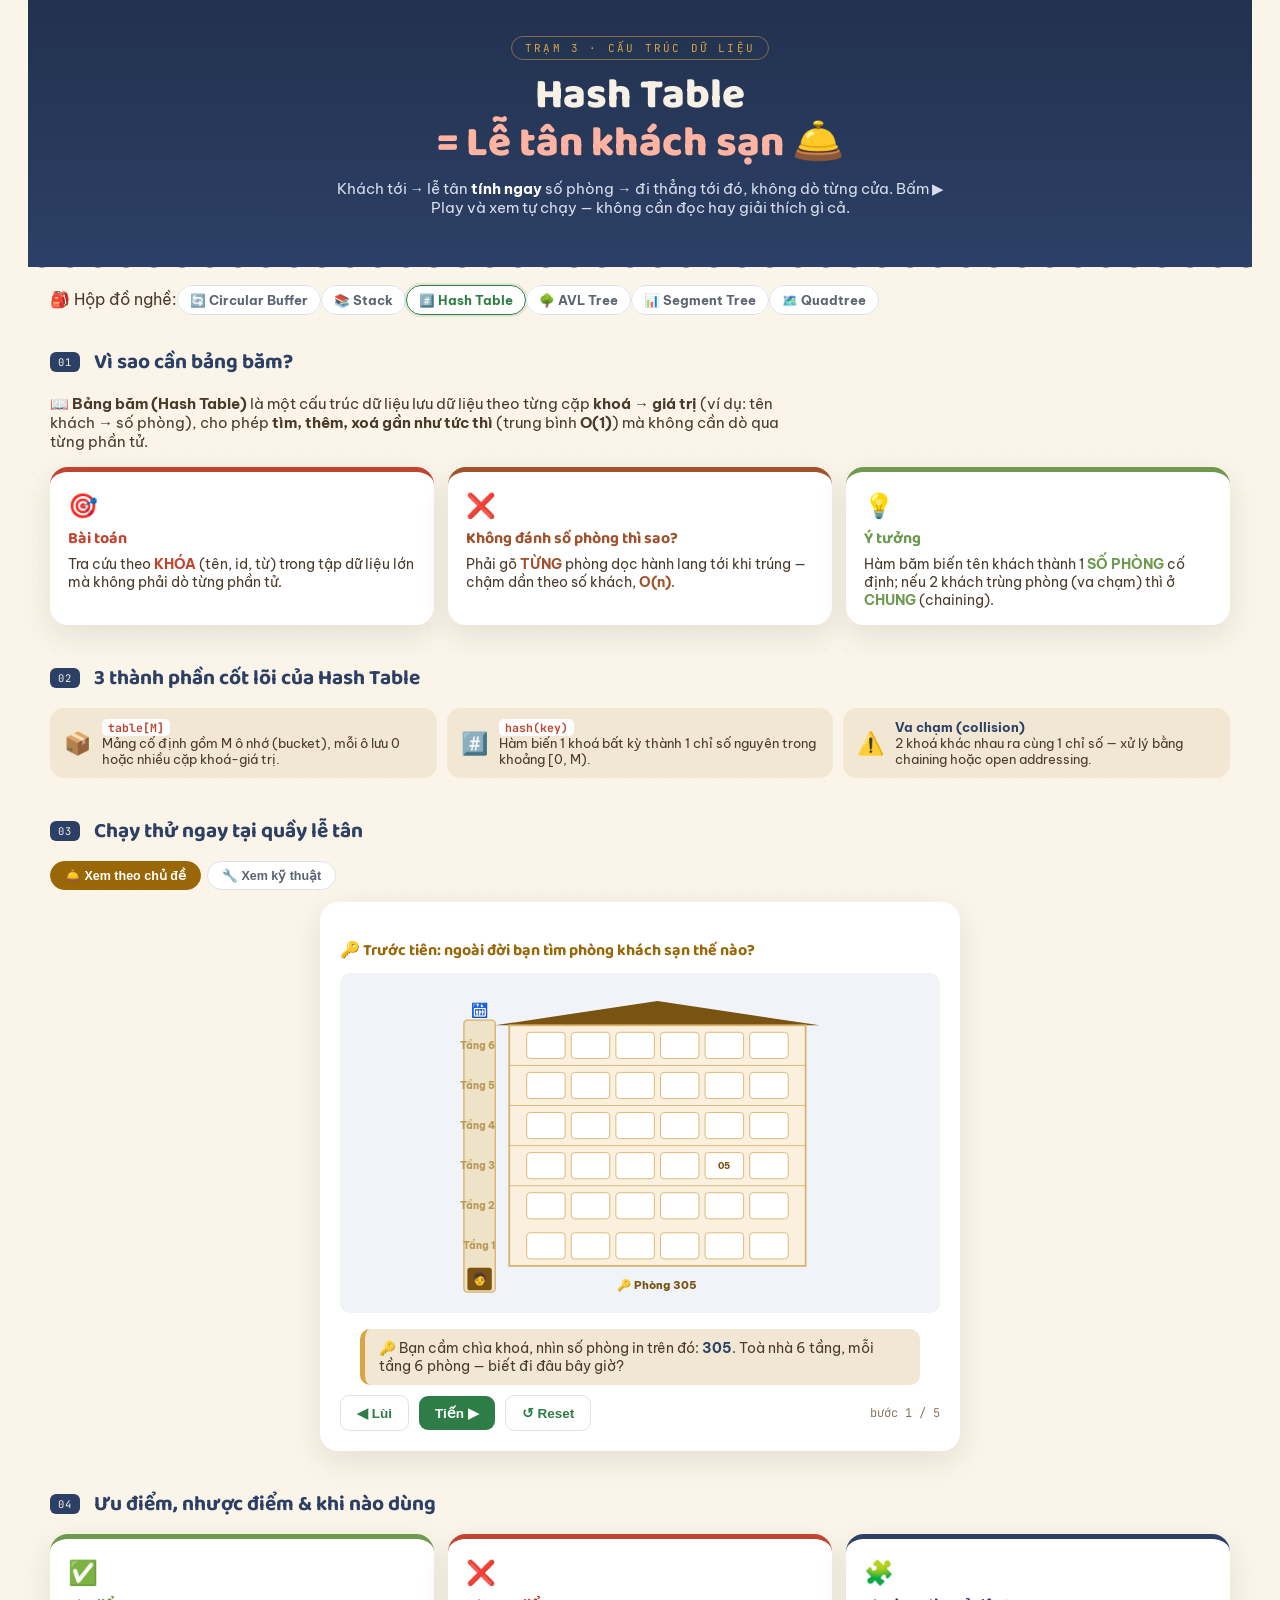
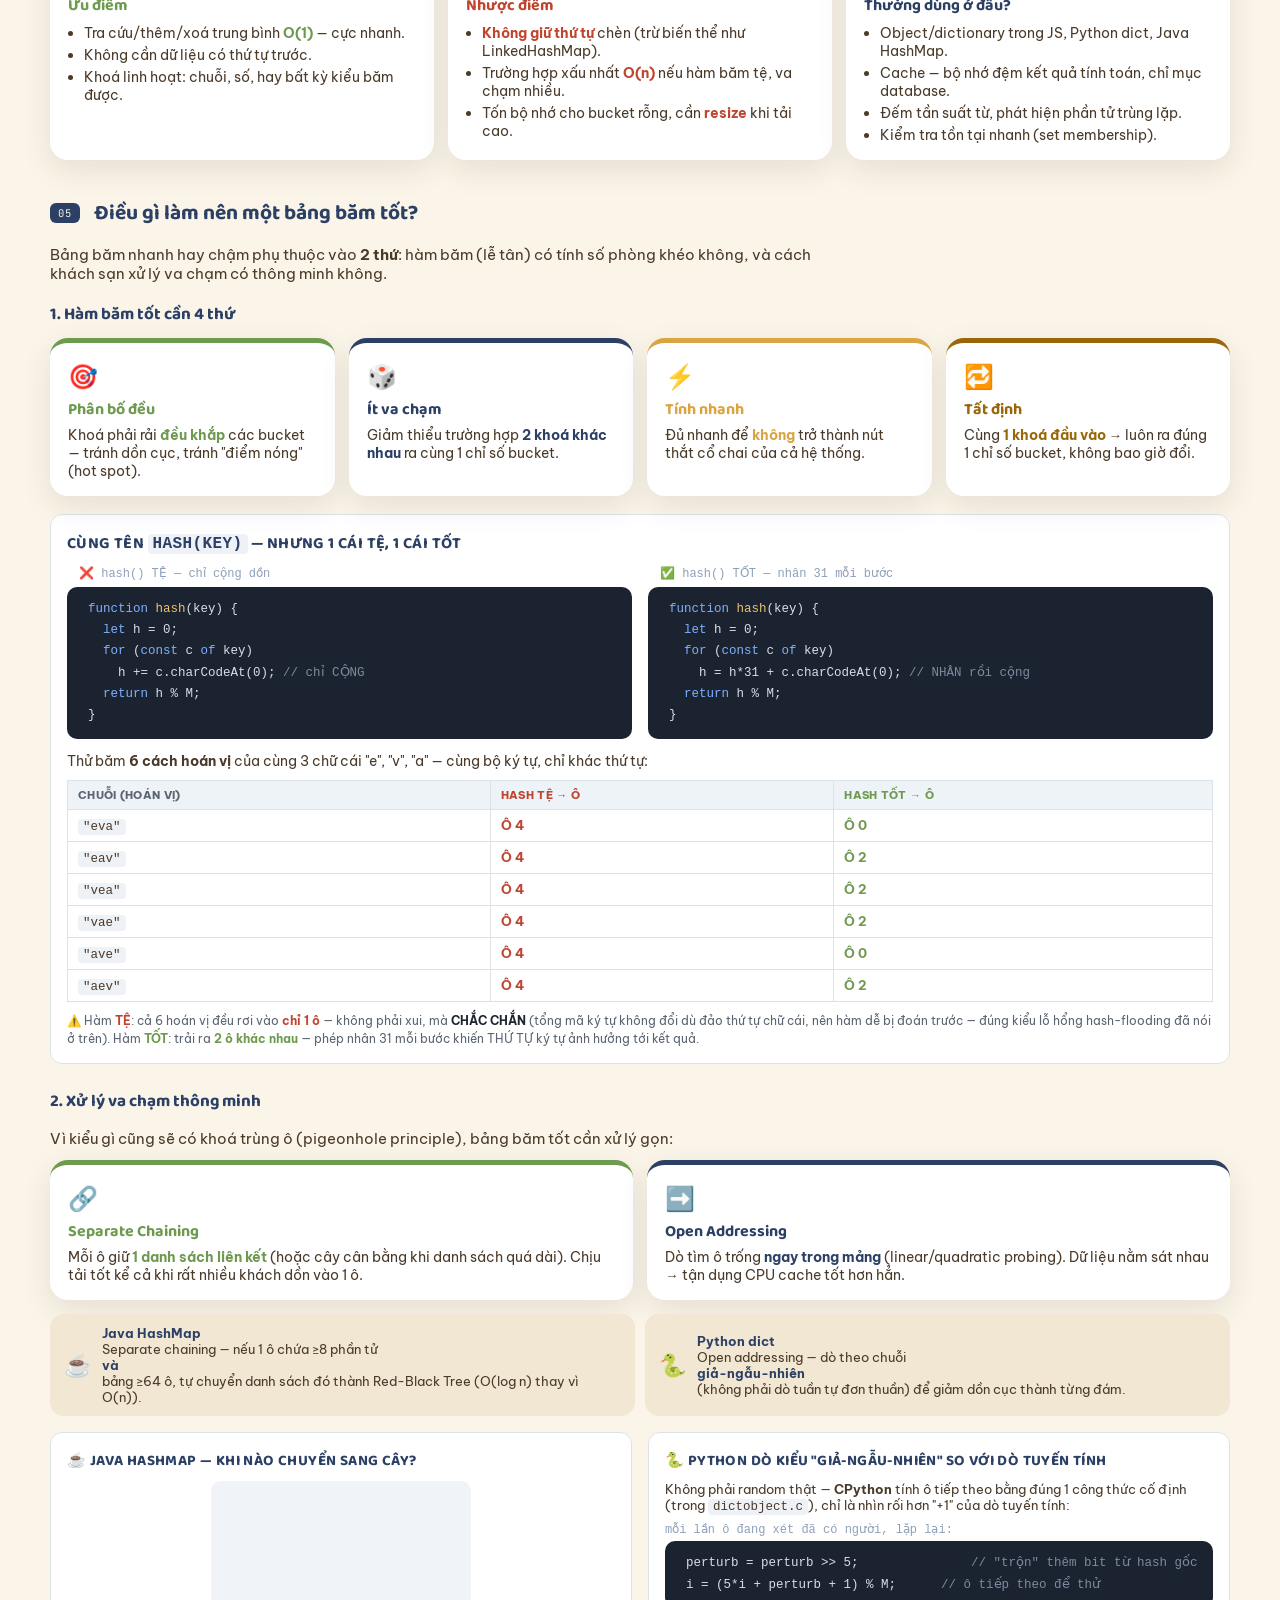
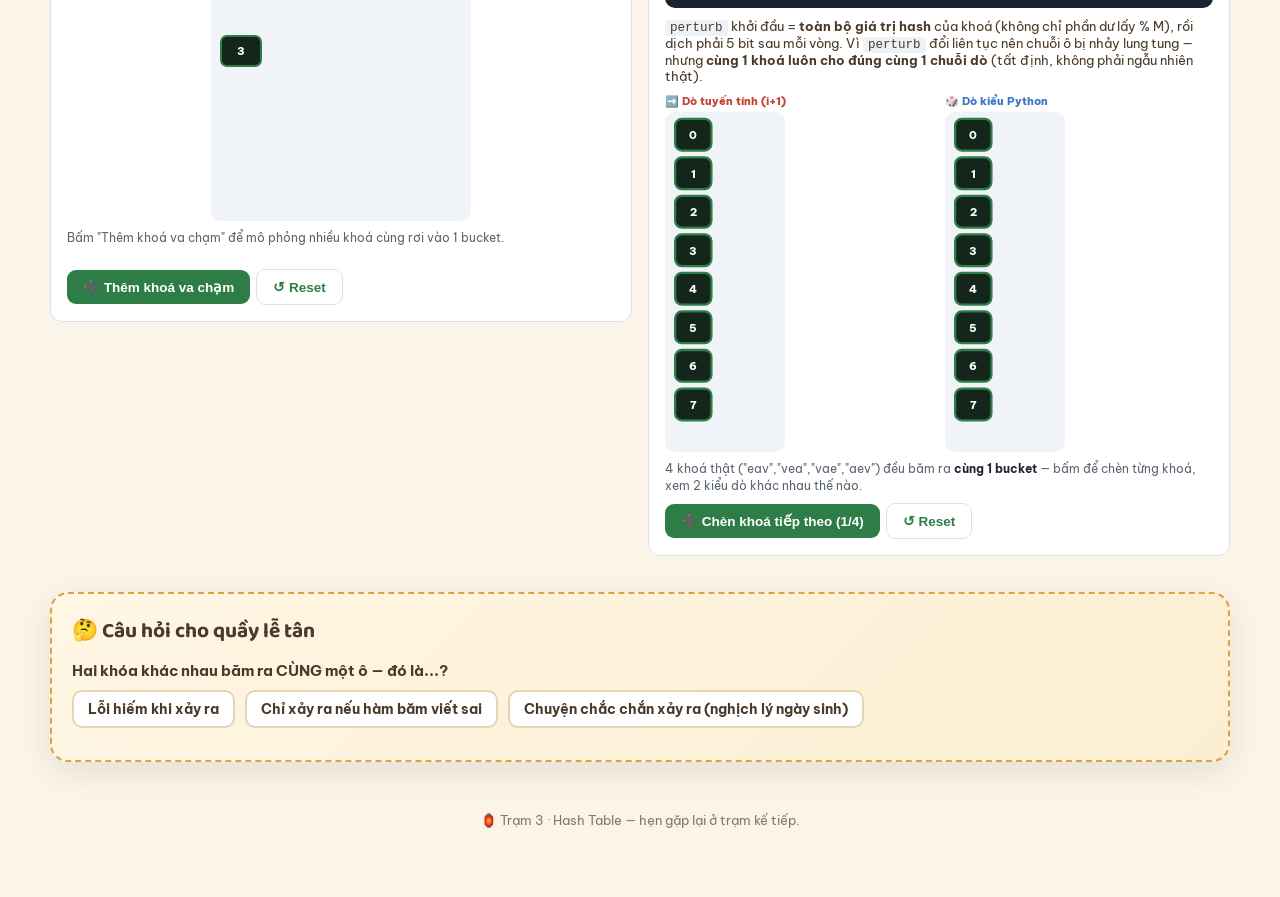
<file: station-3-hash.html>
<!DOCTYPE html>
<html lang="vi">
<head>
<meta charset="UTF-8">
<meta name="viewport" content="width=device-width, initial-scale=1.0">
<title>Trạm 3 · Hash Table · Lễ tân Khách sạn</title>
<link rel="stylesheet" href="style.css">
<link rel="preconnect" href="https://fonts.googleapis.com">
<link rel="preconnect" href="https://fonts.gstatic.com" crossorigin>
<link href="https://fonts.googleapis.com/css2?family=Baloo+2:wght@500;700;800&family=Be+Vietnam+Pro:ital,wght@0,400;0,500;0,600;0,700;1,400&family=JetBrains+Mono:wght@400;700&display=swap" rel="stylesheet">
<style>
  :root{
    --rice:#FBF5E9; --tatami:#F1E7D2; --nori:#1B2420;
    --indigo:#2C4066; --indigo-deep:#22314E;
    --salmon:#EE6F57; --wasabi:#6E9A50; --wasabi-soft:#E4EED9;
    --soy:#4A3A2A; --soy-light:#8A7660;
    --lacquer:#C0442F; --gold:#D9A441;
    --accent:#9A6708;
    --radius:18px; --shadow:0 10px 30px rgba(43,38,28,.10);
  }
  body{font-family:'Be Vietnam Pro',sans-serif;background:var(--rice);color:var(--soy);}
  body::before{
    content:"";position:fixed;inset:0;pointer-events:none;opacity:.5;z-index:0;
    background-image:radial-gradient(rgba(74,58,42,.05) 1px, transparent 1px);background-size:22px 22px;
  }
  .k-wrap{position:relative;z-index:1;max-width:1180px;margin:0 auto 40px;}

  .k-noren{position:relative;margin:-20px -22px 22px;background:linear-gradient(180deg,var(--indigo-deep),var(--indigo));color:#F6F1E4;padding:36px 20px 50px;text-align:center;}
  .k-noren::after{content:"";position:absolute;left:0;right:0;bottom:-14px;height:28px;
    background-image:radial-gradient(circle at 14px 0, var(--indigo) 14px, transparent 15px);background-size:28px 28px;background-repeat:repeat-x;}
  .k-eyebrow{display:inline-block;font-family:'JetBrains Mono',monospace;font-size:11px;letter-spacing:.2em;text-transform:uppercase;color:var(--gold);
    border:1px solid rgba(217,164,65,.5);border-radius:999px;padding:4px 13px;margin-bottom:12px;}
  .k-noren h1{font-family:'Baloo 2',cursive;font-weight:800;font-size:clamp(26px,4vw,42px);line-height:1.15;}
  .k-noren h1 .accent{color:#FFB3A0;}
  .k-noren .sub2{max-width:620px;margin:10px auto 0;color:#D8DEEC;font-size:14.5px;}
  .k-noren .sub2 b{color:#fff;}

  #toolbox{margin:18px 0 0;}

  .k-h2{font-family:'Baloo 2',cursive;font-weight:700;font-size:21px;color:var(--indigo);display:flex;align-items:center;gap:9px;margin:0 0 13px;}
  .k-h2 .tag{font-family:'JetBrains Mono',monospace;font-size:10.5px;font-weight:400;background:var(--indigo);color:#F6F1E4;border-radius:6px;padding:3px 8px;letter-spacing:.08em;}
  .k-section{margin-top:36px;}

  .k-menu{display:grid;grid-template-columns:repeat(3,1fr);gap:14px;}
  @media(max-width:900px){.k-menu{grid-template-columns:1fr;}}
  .dish{background:#fff;border-radius:var(--radius);padding:18px 18px 16px;box-shadow:var(--shadow);border-top:5px solid var(--card-c,var(--indigo));}
  .dish .ic{font-size:24px;}
  .dish h3{font-family:'Baloo 2',cursive;font-size:16px;margin:6px 0 4px;color:var(--card-c,var(--indigo));}
  .dish p{font-size:13.5px;color:var(--soy);margin:0;}
  .dish p b{color:var(--card-c);}
  .dish.problem{--card-c:var(--lacquer);}
  .dish.bad{--card-c:#A0522D;}
  .dish.idea{--card-c:var(--wasabi);}
  .dish.usecase{--card-c:var(--indigo);}
  .dish ul{margin:6px 0 0 16px;padding:0;font-size:13.5px;color:var(--soy);}
  .dish li{margin-bottom:4px;}
  .dish li:last-child{margin-bottom:0;}
  .dish li b{color:var(--card-c);}

  .k-map{display:grid;grid-template-columns:repeat(auto-fit,minmax(190px,1fr));gap:10px;margin-top:6px;}
  .k-chip{background:var(--tatami);border-radius:14px;padding:11px 14px;display:flex;align-items:center;gap:11px;}
  .k-chip .em{font-size:22px;}
  .k-chip .t{font-size:12.5px;}
  .k-chip .t b{display:block;color:var(--indigo);font-size:13px;}
  .k-chip .t code{font-family:'JetBrains Mono',monospace;background:#fff;border-radius:5px;padding:1px 6px;font-size:11.5px;color:var(--lacquer);}

  .viewtoggle{margin-top:6px;}
  .k-main{display:grid;grid-template-columns:440px 1fr;gap:20px;align-items:start;}
  @media(max-width:980px){.k-main{grid-template-columns:1fr;}}

  .tray{background:var(--nori);border-radius:var(--radius);box-shadow:var(--shadow);overflow:hidden;}
  .tray .bar{display:flex;align-items:center;gap:8px;background:#121a17;padding:11px 15px;font-family:'JetBrains Mono',monospace;font-size:11.5px;color:#9FB8A8;letter-spacing:.06em;}
  .tray .bar .dot{width:9px;height:9px;border-radius:50%;}
  .tray .code{background:transparent;padding:14px 18px 20px;font-family:'JetBrains Mono',monospace;font-size:12.5px;line-height:1.7;}
  .tray .cl{color:#E9EFE8;}
  .tray .cl .kw{color:#F2A7B3;} .tray .cl .fn{color:#F5C97B;} .tray .cl .cm{color:#7E9488;font-style:italic;} .tray .cl .st{color:#A8D5A2;}
  .tray .cl.hl{background:#324237;border-left-color:var(--gold);}
  .tray .code-title{color:#8ea0b8;}

  .k-scene{background:#fff;border-radius:var(--radius);box-shadow:var(--shadow);padding:20px;}

  .ticker{margin:16px auto 0;max-width:560px;background:var(--tatami);border-left:5px solid var(--gold);border-radius:10px;padding:10px 14px;font-size:13.5px;min-height:20px;}
  .ticker b{color:var(--indigo);}
  .ticker.typing::after{content:'▍';color:var(--accent);animation:tickBlink .8s step-end infinite;}
  @keyframes tickBlink{50%{opacity:0}}
  .collide-entry{opacity:0;animation:collideIn .35s ease forwards;font-size:12px;background:#FFF3D6;border-left:3px solid var(--amber);border-radius:6px;padding:6px 10px;margin-top:6px;}
  @keyframes collideIn{from{opacity:0;transform:translateY(-4px);}to{opacity:1;transform:none;}}

  #sipInput,#tableInput{width:130px;padding:8px 10px;border:1.5px solid var(--border);border-radius:8px;font-size:14px;font-weight:700;font-family:'JetBrains Mono',monospace;}
  .hash-trace{font-family:'JetBrains Mono',monospace;font-size:12.5px;line-height:1.7;background:var(--tatami);border-radius:10px;padding:10px 14px;min-height:24px;}
  .hash-trace .step{opacity:0;animation:hashStepIn .3s ease forwards;}
  .hash-trace .step.final{margin-top:6px;padding-top:8px;border-top:1px dashed #D8CDB6;font-weight:800;}
  @keyframes hashStepIn{from{opacity:0;transform:translateY(-4px);}to{opacity:1;transform:none;}}
  .sip-fp{display:inline-block;background:#1B2330;color:#8FD9C4;border:1px solid #3B78C4;border-radius:5px;padding:1px 7px;font-size:11.5px;}

  .mb-new{animation:mbPop .4s ease;transform-box:fill-box;transform-origin:center;}
  @keyframes mbPop{from{opacity:0;transform:scale(.4);}to{opacity:1;transform:scale(1);}}
  .mb-flash{animation:mbFlash 1.1s ease-in-out infinite;}
  @keyframes mbFlash{0%,100%{stroke-width:2;}50%{stroke-width:5;}}

  .k-quiz{background:linear-gradient(135deg,#FFF6E4,#FBEED2);border:2px dashed var(--gold);border-radius:var(--radius);padding:20px;box-shadow:var(--shadow);}
  .k-quiz .q{font-size:15px;margin-bottom:12px;font-weight:700;color:var(--soy);}
  .k-quiz button{background:#fff;color:var(--soy);border:2px solid #E4D6B4;font-family:'Be Vietnam Pro',sans-serif;font-weight:700;border-radius:10px;padding:8px 14px;}
  .k-quiz .fb{border-radius:12px;padding:12px 15px;font-size:13.5px;background:#fff;border-left:5px solid var(--wasabi);}
  .k-quiz .fb.no{border-left-color:var(--lacquer);}

  footer.k-footer{margin-top:50px;text-align:center;font-size:12.5px;color:var(--soy-light);}
</style>
</head>
<body>
<div class="k-wrap">

  <div class="k-noren">
    <div class="k-eyebrow">Trạm 3 · Cấu trúc dữ liệu</div>
    <h1>Hash Table<br><span class="accent">= Lễ tân khách sạn 🛎️</span></h1>
    <p class="sub2">Khách tới → lễ tân <b>tính ngay</b> số phòng → đi thẳng tới đó, không dò từng cửa. Bấm ▶ Play và xem tự chạy — không cần đọc hay giải thích gì cả.</p>
  </div>

  <div id="toolbox"></div>

  <section class="k-section">
    <h2 class="k-h2"><span class="tag">01</span> Vì sao cần bảng băm?</h2>
    <p style="max-width:760px;font-size:15px;margin-bottom:16px;">📖 <b>Bảng băm (Hash Table)</b> là một cấu trúc dữ liệu lưu dữ liệu theo từng cặp <b>khoá → giá trị</b> (ví dụ: tên khách → số phòng), cho phép <b>tìm, thêm, xoá gần như tức thì</b> (trung bình <b>O(1)</b>) mà không cần dò qua từng phần tử.</p>
    <div class="k-menu">
      <div class="dish problem">
        <div class="ic">🎯</div>
        <h3>Bài toán</h3>
        <p>Tra cứu theo <b>KHÓA</b> (tên, id, từ) trong tập dữ liệu lớn mà không phải dò từng phần tử.</p>
      </div>
      <div class="dish bad">
        <div class="ic">❌</div>
        <h3>Không đánh số phòng thì sao?</h3>
        <p>Phải gõ <b>TỪNG</b> phòng dọc hành lang tới khi trúng — chậm dần theo số khách, <b>O(n)</b>.</p>
      </div>
      <div class="dish idea">
        <div class="ic">💡</div>
        <h3>Ý tưởng</h3>
        <p>Hàm băm biến tên khách thành 1 <b>SỐ PHÒNG</b> cố định; nếu 2 khách trùng phòng (va chạm) thì ở <b>CHUNG</b> (chaining).</p>
      </div>
    </div>
  </section>

  <section class="k-section">
    <h2 class="k-h2"><span class="tag">02</span> 3 thành phần cốt lõi của Hash Table</h2>
    <div class="k-map">
      <div class="k-chip"><span class="em">📦</span><div class="t"><b><code>table[M]</code></b>Mảng cố định gồm M ô nhớ (bucket), mỗi ô lưu 0 hoặc nhiều cặp khoá-giá trị.</div></div>
      <div class="k-chip"><span class="em">#️⃣</span><div class="t"><b><code>hash(key)</code></b>Hàm biến 1 khoá bất kỳ thành 1 chỉ số nguyên trong khoảng [0, M).</div></div>
      <div class="k-chip"><span class="em">⚠️</span><div class="t"><b>Va chạm (collision)</b>2 khoá khác nhau ra cùng 1 chỉ số — xử lý bằng chaining hoặc open addressing.</div></div>
    </div>
  </section>

  <section class="k-section">
    <h2 class="k-h2"><span class="tag">03</span> Chạy thử ngay tại quầy lễ tân</h2>

    <div class="viewtoggle" id="viewtoggle">
      <button class="vt-btn active" data-view="theme">🛎️ Xem theo chủ đề</button>
      <button class="vt-btn" data-view="tech">🔧 Xem kỹ thuật</button>
    </div>

    <div id="themeView">
      <div class="k-scene" style="max-width:640px;margin:0 auto 18px;">
        <h3 style="font-family:'Baloo 2',cursive;color:var(--accent);font-size:16px;margin-bottom:10px;">🔑 Trước tiên: ngoài đời bạn tìm phòng khách sạn thế nào?</h3>
        <svg id="roomKeySvg" viewBox="0 0 560 390" preserveAspectRatio="xMidYMid meet" style="width:100%;display:block"></svg>
        <div class="ticker" id="roomKeyNarr"></div>
        <div class="row" style="margin-top:10px">
          <button class="ghost" id="rkPrev">◀ Lùi</button>
          <button id="rkNext">Tiến ▶</button>
          <button class="ghost" id="rkReset">↺ Reset</button>
          <span id="rkStepCnt" style="font-family:'JetBrains Mono',monospace;font-size:12px;color:var(--soy-light,#8A7660);margin-left:auto"></span>
        </div>
      </div>
    </div>

    <div id="techView" style="display:none">
      <div class="wrap">
        <div class="col-code"><div class="card"><h3>Code (JS · chạy thật)</h3>
          <div class="code-title">// hash() băm khóa · put() chèn, va chạm thì nối chain</div>
          <div class="code" id="code"></div></div></div>
        <div class="col-viz">
          <div class="card"><h3>Bảng băm (M = 8 ô, chaining)</h3>
            <div class="row" style="margin-bottom:10px">
              <input type="text" id="tableInput" placeholder="Gõ tên bất kỳ..." maxlength="14">
              <button id="bTableInsert">➕ Chèn vào bảng</button>
            </div>
            <svg id="svg" viewBox="0 0 560 330" preserveAspectRatio="xMidYMid meet"></svg>
            <div class="ticker" id="tableCaption" style="margin-top:10px">Gõ 1 cái tên rồi bấm "Chèn vào bảng", hoặc dùng nút có sẵn ở khung bên dưới.</div>
            <div class="legend">Ô = chỉ số bucket · vòng tròn nối tiếp = danh sách liên kết (chaining) trong ô đó</div>
          </div>
          <div class="card"><h3>Điều khiển thủ công</h3>
            <div class="row">
              <button id="bMinh">Chèn 'Minh'</button>
              <button id="bAn">Chèn 'An'</button>
              <button id="bMai" class="ghost" style="border-color:var(--amber);color:var(--amber)">Chèn 'Mai' (va chạm!)</button>
            </div>
            <div class="ticker" id="narr" style="margin-top:10px">Bấm một nút để chèn khoá và xem hàm băm tính bucket.</div>
            <div id="collideLog"></div>
          </div>
          <div class="card"><h3>Minh hoạ · Chaining vs Open Addressing</h3>
            <div class="row" style="align-items:flex-start;gap:16px;">
              <div style="flex:1;min-width:200px;">
                <div style="font-size:11px;font-weight:800;color:var(--green);margin-bottom:4px;">🔗 Chaining</div>
                <svg id="bucketsChain" viewBox="0 0 200 300" preserveAspectRatio="xMidYMid meet" style="width:100%;max-width:200px;display:block"></svg>
                <div class="legend" id="chainNarr" style="margin-top:8px;min-height:32px;"></div>
                <div class="row" style="margin-top:8px;gap:6px;">
                  <button id="bChainStep">⏭ Chèn "Minh" (1/3)</button>
                  <button id="bChainReset" class="ghost">↺ Reset</button>
                </div>
              </div>
              <div style="flex:1;min-width:200px;">
                <div style="font-size:11px;font-weight:800;color:#3B78C4;margin-bottom:4px;">➡️ Open Addressing</div>
                <svg id="bucketsOpen" viewBox="0 0 200 300" preserveAspectRatio="xMidYMid meet" style="width:100%;max-width:200px;display:block"></svg>
                <div class="legend" id="openNarr" style="margin-top:8px;min-height:32px;"></div>
                <div class="row" style="margin-top:8px;gap:6px;">
                  <button id="bOpenStep">⏭ Chèn "Minh" (1/3)</button>
                  <button id="bOpenReset" class="ghost">↺ Reset</button>
                </div>
              </div>
            </div>
          </div>
          <div class="card"><h3>Minh hoạ · SipHash vs hàm băm kiểu Java</h3>
            <div class="row" style="margin-bottom:8px">
              <input type="text" id="sipInput" value="Mai" maxlength="14">
              <button id="bSipDemo">🔍 So sánh</button>
              <button id="bReseed" class="ghost">🎲 Đổi seed</button>
            </div>
            <div style="font-size:11px;font-weight:800;color:var(--green);margin-bottom:4px;">☕ Java — polynomial rolling hash (h = h×31 + code)</div>
            <table class="summary" id="javaTable" style="margin-bottom:14px;"></table>
            <div style="font-size:11px;font-weight:800;color:#3B78C4;margin-bottom:4px;">🔐 SipHash-2-4 — khoá bí mật 128-bit, xem từng vòng trộn thật</div>
            <div id="sipTrace" class="hash-trace"></div>
            <div class="row" style="margin-top:10px">
              <button class="ghost" id="bSipFirst">⏮</button>
              <button class="ghost" id="bSipPrev">◀ Lùi</button>
              <button id="bSipNext">Tiến ▶</button>
              <button class="ghost" id="bSipLast">⏭</button>
              <button class="ghost" id="bSipAuto">▶▶ Tự động</button>
              <span id="sipStepCnt" style="font-family:'JetBrains Mono',monospace;font-size:12px;color:var(--soy-light);margin-left:auto"></span>
            </div>
          </div>
        </div>
      </div>
    </div>
  </section>

  <section class="k-section">
    <h2 class="k-h2"><span class="tag">04</span> Ưu điểm, nhược điểm & khi nào dùng</h2>
    <div class="k-menu">
      <div class="dish idea">
        <div class="ic">✅</div>
        <h3>Ưu điểm</h3>
        <ul>
          <li>Tra cứu/thêm/xoá trung bình <b>O(1)</b> — cực nhanh.</li>
          <li>Không cần dữ liệu có thứ tự trước.</li>
          <li>Khoá linh hoạt: chuỗi, số, hay bất kỳ kiểu băm được.</li>
        </ul>
      </div>
      <div class="dish problem">
        <div class="ic">❌</div>
        <h3>Nhược điểm</h3>
        <ul>
          <li><b>Không giữ thứ tự</b> chèn (trừ biến thể như LinkedHashMap).</li>
          <li>Trường hợp xấu nhất <b>O(n)</b> nếu hàm băm tệ, va chạm nhiều.</li>
          <li>Tốn bộ nhớ cho bucket rỗng, cần <b>resize</b> khi tải cao.</li>
        </ul>
      </div>
      <div class="dish usecase">
        <div class="ic">🧩</div>
        <h3>Thường dùng ở đâu?</h3>
        <ul>
          <li>Object/dictionary trong JS, Python dict, Java HashMap.</li>
          <li>Cache — bộ nhớ đệm kết quả tính toán, chỉ mục database.</li>
          <li>Đếm tần suất từ, phát hiện phần tử trùng lặp.</li>
          <li>Kiểm tra tồn tại nhanh (set membership).</li>
        </ul>
      </div>
    </div>
  </section>

  <section class="k-section">
    <h2 class="k-h2"><span class="tag">05</span> Điều gì làm nên một bảng băm tốt?</h2>
    <p style="max-width:780px;font-size:15px;margin-bottom:18px;">Bảng băm nhanh hay chậm phụ thuộc vào <b>2 thứ</b>: hàm băm (lễ tân) có tính số phòng khéo không, và cách khách sạn xử lý va chạm có thông minh không.</p>

    <h3 style="font-family:'Baloo 2',cursive;font-size:17px;color:var(--indigo);margin-bottom:10px;">1. Hàm băm tốt cần 4 thứ</h3>
    <div class="k-menu" style="grid-template-columns:repeat(4,1fr);">
      <div class="dish idea">
        <div class="ic">🎯</div>
        <h3>Phân bố đều</h3>
        <p>Khoá phải rải <b>đều khắp</b> các bucket — tránh dồn cục, tránh "điểm nóng" (hot spot).</p>
      </div>
      <div class="dish usecase">
        <div class="ic">🎲</div>
        <h3>Ít va chạm</h3>
        <p>Giảm thiểu trường hợp <b>2 khoá khác nhau</b> ra cùng 1 chỉ số bucket.</p>
      </div>
      <div class="dish problem" style="--card-c:var(--gold);">
        <div class="ic">⚡</div>
        <h3>Tính nhanh</h3>
        <p>Đủ nhanh để <b>không</b> trở thành nút thắt cổ chai của cả hệ thống.</p>
      </div>
      <div class="dish bad" style="--card-c:var(--accent);">
        <div class="ic">🔁</div>
        <h3>Tất định</h3>
        <p>Cùng <b>1 khoá đầu vào</b> → luôn ra đúng 1 chỉ số bucket, không bao giờ đổi.</p>
      </div>
    </div>

    <div class="card" style="margin-top:18px;">
      <h3 style="font-family:'Baloo 2',cursive;font-size:16px;color:var(--indigo);margin-bottom:10px;">Cùng tên <code>hash(key)</code> — nhưng 1 cái TỆ, 1 cái TỐT</h3>
      <div class="row" style="align-items:flex-start;gap:16px;margin-bottom:12px;">
        <div style="flex:1;min-width:220px;">
          <div class="code-title">❌ hash() TỆ — chỉ cộng dồn</div>
          <div class="code">
            <div class="cl"><span class="kw">function</span> <span class="fn">hash</span>(key) {</div>
            <div class="cl">&nbsp;&nbsp;<span class="kw">let</span> h = 0;</div>
            <div class="cl">&nbsp;&nbsp;<span class="kw">for</span> (<span class="kw">const</span> c <span class="kw">of</span> key)</div>
            <div class="cl">&nbsp;&nbsp;&nbsp;&nbsp;h += c.charCodeAt(0); <span class="cm">// chỉ CỘNG</span></div>
            <div class="cl">&nbsp;&nbsp;<span class="kw">return</span> h % M;</div>
            <div class="cl">}</div>
          </div>
        </div>
        <div style="flex:1;min-width:220px;">
          <div class="code-title">✅ hash() TỐT — nhân 31 mỗi bước</div>
          <div class="code">
            <div class="cl"><span class="kw">function</span> <span class="fn">hash</span>(key) {</div>
            <div class="cl">&nbsp;&nbsp;<span class="kw">let</span> h = 0;</div>
            <div class="cl">&nbsp;&nbsp;<span class="kw">for</span> (<span class="kw">const</span> c <span class="kw">of</span> key)</div>
            <div class="cl">&nbsp;&nbsp;&nbsp;&nbsp;h = h*31 + c.charCodeAt(0); <span class="cm">// NHÂN rồi cộng</span></div>
            <div class="cl">&nbsp;&nbsp;<span class="kw">return</span> h % M;</div>
            <div class="cl">}</div>
          </div>
        </div>
      </div>
      <p style="font-size:13.5px;margin-bottom:10px;">Thử băm <b>6 cách hoán vị</b> của cùng 3 chữ cái "e", "v", "a" — cùng bộ ký tự, chỉ khác thứ tự:</p>
      <table class="summary" id="badGoodTable"></table>
      <div class="legend" id="badGoodNote" style="margin-top:10px;"></div>
    </div>

    <h3 style="font-family:'Baloo 2',cursive;font-size:17px;color:var(--indigo);margin:24px 0 10px;">2. Xử lý va chạm thông minh</h3>
    <p style="max-width:780px;font-size:14.5px;margin-bottom:12px;">Vì kiểu gì cũng sẽ có khoá trùng ô (pigeonhole principle), bảng băm tốt cần xử lý gọn:</p>
    <div class="k-menu" style="grid-template-columns:repeat(2,1fr);">
      <div class="dish idea">
        <div class="ic">🔗</div>
        <h3>Separate Chaining</h3>
        <p>Mỗi ô giữ <b>1 danh sách liên kết</b> (hoặc cây cân bằng khi danh sách quá dài). Chịu tải tốt kể cả khi rất nhiều khách dồn vào 1 ô.</p>
      </div>
      <div class="dish usecase">
        <div class="ic">➡️</div>
        <h3>Open Addressing</h3>
        <p>Dò tìm ô trống <b>ngay trong mảng</b> (linear/quadratic probing). Dữ liệu nằm sát nhau → tận dụng CPU cache tốt hơn hẳn.</p>
      </div>
    </div>

    <div class="k-map" style="margin-top:14px;">
      <div class="k-chip"><span class="em">☕</span><div class="t"><b>Java HashMap</b>Separate chaining — nếu 1 ô chứa ≥8 phần tử <b>và</b> bảng ≥64 ô, tự chuyển danh sách đó thành Red-Black Tree (O(log n) thay vì O(n)).</div></div>
      <div class="k-chip"><span class="em">🐍</span><div class="t"><b>Python dict</b>Open addressing — dò theo chuỗi <b>giả-ngẫu-nhiên</b> (không phải dò tuần tự đơn thuần) để giảm dồn cục thành từng đám.</div></div>
    </div>

    <div class="row" style="align-items:flex-start;gap:16px;margin-top:16px;">
      <div class="card" style="flex:1;min-width:220px;">
        <h3 style="font-family:'Baloo 2',cursive;font-size:15px;color:var(--indigo);margin-bottom:8px;">☕ Java HashMap — khi nào chuyển sang cây?</h3>
        <svg id="javaTreeSvg" viewBox="0 0 260 200" preserveAspectRatio="xMidYMid meet" style="width:100%;max-width:260px;display:block;margin:0 auto;"></svg>
        <div class="legend" id="javaTreeNarr" style="margin-top:8px;min-height:32px;"></div>
        <div class="row" style="margin-top:8px;gap:6px;">
          <button id="bJavaAdd">➕ Thêm khoá va chạm</button>
          <button id="bJavaReset" class="ghost">↺ Reset</button>
        </div>
      </div>
      <div class="card" style="flex:1;min-width:260px;">
        <h3 style="font-family:'Baloo 2',cursive;font-size:15px;color:var(--indigo);margin-bottom:8px;">🐍 Python dò kiểu "giả-ngẫu-nhiên" so với dò tuyến tính</h3>
        <p style="font-size:12.5px;margin:0 0 8px;">Không phải random thật — <b>CPython</b> tính ô tiếp theo bằng đúng 1 công thức cố định (trong <code>dictobject.c</code>), chỉ là nhìn rối hơn "+1" của dò tuyến tính:</p>
        <div class="code-title" style="padding:0 0 4px;">mỗi lần ô đang xét đã có người, lặp lại:</div>
        <div class="code" style="margin-bottom:10px;">
          <div class="cl">perturb = perturb &gt;&gt; 5;               <span class="cm">// "trộn" thêm bit từ hash gốc</span></div>
          <div class="cl">i = (5*i + perturb + 1) % M;      <span class="cm">// ô tiếp theo để thử</span></div>
        </div>
        <p style="font-size:12.5px;margin:0 0 10px;"><code>perturb</code> khởi đầu = <b>toàn bộ giá trị hash</b> của khoá (không chỉ phần dư lấy % M), rồi dịch phải 5 bit sau mỗi vòng. Vì <code>perturb</code> đổi liên tục nên chuỗi ô bị nhảy lung tung — nhưng <b>cùng 1 khoá luôn cho đúng cùng 1 chuỗi dò</b> (tất định, không phải ngẫu nhiên thật).</p>
        <div class="row" style="align-items:flex-start;gap:12px;">
          <div style="flex:1;min-width:110px;">
            <div style="font-size:11px;font-weight:800;color:var(--lacquer);margin-bottom:4px;">➡️ Dò tuyến tính (i+1)</div>
            <svg id="linearProbeSvg" viewBox="0 0 100 300" preserveAspectRatio="xMidYMid meet" style="width:100%;max-width:120px;display:block;"></svg>
          </div>
          <div style="flex:1;min-width:110px;">
            <div style="font-size:11px;font-weight:800;color:#3B78C4;margin-bottom:4px;">🎲 Dò kiểu Python</div>
            <svg id="pyProbeSvg" viewBox="0 0 100 300" preserveAspectRatio="xMidYMid meet" style="width:100%;max-width:120px;display:block;"></svg>
          </div>
        </div>
        <div class="legend" id="pyProbeNarr" style="margin-top:8px;min-height:32px;"></div>
        <div class="row" style="margin-top:8px;gap:6px;">
          <button id="bPyProbeStep">➕ Chèn khoá tiếp theo (1/4)</button>
          <button id="bPyProbeReset" class="ghost">↺ Reset</button>
        </div>
      </div>
    </div>
  </section>

  <section class="k-section">
    <div class="k-quiz">
      <h2 class="k-h2" style="color:var(--soy)">🤔 Câu hỏi cho quầy lễ tân</h2>
      <div class="q" id="quiz">Hai khóa khác nhau băm ra CÙNG một ô — đó là...?
        <div class="row" style="margin-top:10px">
          <button data-a="bug">Lỗi hiếm khi xảy ra</button>
          <button data-a="onlybad">Chỉ xảy ra nếu hàm băm viết sai</button>
          <button data-a="certain">Chuyện chắc chắn xảy ra (nghịch lý ngày sinh)</button>
        </div>
        <div class="fb" id="quizFb"></div>
      </div>
    </div>
  </section>

  <footer class="k-footer">🏮 Trạm 3 · Hash Table — hẹn gặp lại ở trạm kế tiếp.</footer>
</div>

<script src="common.js"></script>
<script>
(function(){
const {$, nap, hl, narrate, renderCode, renderToolbox, initViewToggle, initQuiz, svg:SVG} = CL;
renderToolbox('hash');
initViewToggle('viewtoggle', {theme:'themeView', tech:'techView'});

const CODE=[
 ['<span class="kw">function</span> <span class="fn">hash</span>(key) {'],
 ['  <span class="kw">let</span> h = 0;'],
 ['  <span class="kw">for</span> (<span class="kw">const</span> ch <span class="kw">of</span> String(key)) h = (h*31 + ch.charCodeAt(0)) &gt;&gt;&gt; 0;  <span class="cm">// cuộn bit</span>'],
 ['  <span class="kw">return</span> h % M;                          <span class="cm">// ép vào 1 trong M ô</span>'],
 ['}'],
 [''],
 ['<span class="kw">function</span> <span class="fn">put</span>(key, val) {'],
 ['  <span class="kw">const</span> i = hash(key);'],
 ['  <span class="kw">for</span> (<span class="kw">const</span> pair <span class="kw">of</span> table[i])'],
 ['    <span class="kw">if</span> (pair.key === key) { pair.val = val; <span class="kw">return</span>; }  <span class="cm">// đã có → ghi đè</span>'],
 ['  table[i].push({key, val});             <span class="cm">// chưa có → nối vào ĐUÔI chain ô i</span>'],
 ['}'],
];
renderCode('code', CODE);
const L={hashSig:0, hashLoop:2, hashMod:3, putSig:6, putHash:7, putScan:8, putMatch:9, putPush:10};

const M=8;
let table = Array.from({length:M},()=>[]);
let flashBucket=null, busy=false;

function hashFn(key){ let h=0; for(const ch of String(key)) h=(h*31+ch.charCodeAt(0))>>>0; return h%M; }

/* ---- hàm băm TỆ vs TỐT — minh hoạ bằng hoán vị (anagram) ---- */
function badHashFn(key){ let h=0; for(const ch of String(key)) h=(h+ch.charCodeAt(0))>>>0; return h%M; }
function renderBadGoodDemo(){
  const words=['eva','eav','vea','vae','ave','aev'];
  const el=$('badGoodTable'); if(!el) return;
  el.innerHTML='<tr><th>Chuỗi (hoán vị)</th><th style="color:var(--lacquer)">hash TỆ → ô</th><th style="color:var(--wasabi)">hash TỐT → ô</th></tr>';
  words.forEach(w=>{
    const b=badHashFn(w), g=hashFn(w);
    const tr=document.createElement('tr');
    tr.innerHTML='<td><code>"'+w+'"</code></td><td><b style="color:var(--lacquer)">Ô '+b+'</b></td><td><b style="color:var(--wasabi)">Ô '+g+'</b></td>';
    el.appendChild(tr);
  });
  const bSet=new Set(words.map(badHashFn));
  const gSet=new Set(words.map(hashFn));
  const noteEl=$('badGoodNote');
  if(noteEl) noteEl.innerHTML='⚠️ Hàm <b style="color:var(--lacquer)">TỆ</b>: cả '+words.length+' hoán vị đều rơi vào <b style="color:var(--lacquer)">chỉ '+bSet.size+' ô</b> — không phải xui, mà <b>CHẮC CHẮN</b> (tổng mã ký tự không đổi dù đảo thứ tự chữ cái, nên hàm dễ bị đoán trước — đúng kiểu lỗ hổng hash-flooding đã nói ở trên). Hàm <b style="color:var(--wasabi)">TỐT</b>: trải ra <b style="color:var(--wasabi)">'+gSet.size+' ô khác nhau</b> — phép nhân 31 mỗi bước khiến THỨ TỰ ký tự ảnh hưởng tới kết quả.';
}

/* ---- Java HashMap: mô phỏng treeify khi 1 bucket quá dài ---- */
let javaTreeItems=[];
const JAVA_TREEIFY_THRESHOLD=8;
function drawJavaTree(){
  const el=$('javaTreeSvg'); if(!el) return; el.innerHTML='';
  const n=javaTreeItems.length;
  if(n<JAVA_TREEIFY_THRESHOLD){
    const boxX=10, boxY=85, boxW=40, boxH=30;
    el.appendChild(SVG('rect',{x:boxX,y:boxY,width:boxW,height:boxH,rx:6,fill:'#14261C',stroke:'var(--green)','stroke-width':2}));
    const idxT=SVG('text',{x:boxX+boxW/2,y:boxY+boxH/2+4,'text-anchor':'middle',fill:'#fff','font-size':11,'font-weight':800}); idxT.textContent='3'; el.appendChild(idxT);
    const cy=boxY+boxH/2;
    const startX=boxX+boxW, endX=248;
    const r = n>=6 ? 9 : (n>=4 ? 10.5 : 12);
    const pitch = n>0 ? Math.min(40, (endX-startX-r)/n) : 40;
    const fontSize = r<11 ? 7 : 8;
    let prevX=startX;
    javaTreeItems.forEach((k,j)=>{
      const cx=prevX+pitch;
      el.appendChild(SVG('line',{x1:prevX,y1:cy,x2:cx-r,y2:cy,stroke:'#9FB0C0','stroke-width':2}));
      const isNew=j===javaTreeItems.length-1;
      const circ=SVG('circle',{cx,cy,r,fill:isNew?'#0A5A3A':'#1B2330',stroke:isNew?'#5FE0A0':'#39506b','stroke-width':2});
      if(isNew) circ.setAttribute('class','mb-new');
      el.appendChild(circ);
      const t=SVG('text',{x:cx,y:cy+3,'text-anchor':'middle',fill:'#fff','font-size':fontSize}); t.textContent=k; el.appendChild(t);
      prevX=cx;
    });
  } else {
    const nodes=[
      {x:130,y:20,label:javaTreeItems[3]||''},
      {x:80,y:70,label:javaTreeItems[1]||''}, {x:180,y:70,label:javaTreeItems[5]||''},
      {x:50,y:120,label:javaTreeItems[0]||''}, {x:110,y:120,label:javaTreeItems[2]||''},
      {x:150,y:120,label:javaTreeItems[4]||''}, {x:210,y:120,label:javaTreeItems[6]||''},
    ];
    const edges=[[0,1],[0,2],[1,3],[1,4],[2,5],[2,6]];
    edges.forEach(([a,b])=>{
      el.appendChild(SVG('line',{x1:nodes[a].x,y1:nodes[a].y,x2:nodes[b].x,y2:nodes[b].y,stroke:'#9FB0C0','stroke-width':2}));
    });
    nodes.forEach((nd,i)=>{
      const circ=SVG('circle',{cx:nd.x,cy:nd.y,r:14,fill:'#0A5A3A',stroke:'#5FE0A0','stroke-width':2});
      if(i===0) circ.setAttribute('class','mb-new');
      el.appendChild(circ);
      const t=SVG('text',{x:nd.x,y:nd.y+3,'text-anchor':'middle',fill:'#fff','font-size':8,'font-weight':700}); t.textContent=nd.label; el.appendChild(t);
    });
    const badge=SVG('text',{x:130,y:170,'text-anchor':'middle','font-size':12,'font-weight':800,fill:'var(--lacquer)'}); badge.textContent='🌳 Red-Black Tree'; el.appendChild(badge);
    const n8=javaTreeItems[7];
    if(n8){
      const t2=SVG('text',{x:130,y:186,'text-anchor':'middle','font-size':9,fill:'var(--soy-light)'}); t2.textContent='(+ '+n8+' …)'; el.appendChild(t2);
    }
  }
}
function javaTreeNoteText(){
  const n=javaTreeItems.length;
  if(n===0) return 'Bấm "Thêm khoá va chạm" để mô phỏng nhiều khoá cùng rơi vào 1 bucket.';
  if(n<JAVA_TREEIFY_THRESHOLD) return 'Bucket này đang có <b>'+n+'/'+JAVA_TREEIFY_THRESHOLD+'</b> phần tử — vẫn là danh sách liên kết (chaining) bình thường, O(n).';
  return '🌳 Đủ <b>'+JAVA_TREEIFY_THRESHOLD+' phần tử</b> (và bảng thật ≥64 ô) → Java tự động <b>treeify</b>: chuyển sang Red-Black Tree, tra cứu còn <b>O(log n)</b> thay vì O(n).';
}
function resetJavaTree(){
  javaTreeItems=[];
  drawJavaTree();
  $('javaTreeNarr').innerHTML=javaTreeNoteText();
}
function javaTreeAdd(){
  if(javaTreeItems.length>=10) return;
  javaTreeItems.push('K'+(javaTreeItems.length+1));
  drawJavaTree();
  $('javaTreeNarr').innerHTML=javaTreeNoteText();
}
$('bJavaAdd').onclick=javaTreeAdd;
$('bJavaReset').onclick=resetJavaTree;

/* ---- Python dò kiểu perturbation (công thức CPython thật) vs dò tuyến tính ---- */
const PROBE_KEYS=['eav','vea','vae','aev'];
let linProbeTable, pyProbeTable, probeStepIdx=0;
function rawHashFn(key){ let h=0; for(const ch of String(key)) h=(h*31+ch.charCodeAt(0))>>>0; return h; }
function linearProbeIdx(startIdx, tbl){
  let i=startIdx;
  while(tbl[i]!=null) i=(i+1)%M;
  return i;
}
function pyProbeIdx(fullHash, tbl){
  let perturb=fullHash>>>0;
  let i=fullHash & (M-1);
  const trace=[];
  while(tbl[i]!=null){
    const from=i;
    perturb = perturb>>>5;
    i = (i*5+perturb+1) & (M-1);
    trace.push({from, perturb, to:i});
  }
  return {idx:i, trace};
}
function drawProbeBoard(svgId, tbl, landIdx){
  const el=$(svgId); if(!el) return; el.innerHTML='';
  const boxX=6, boxW=32, rowH=34;
  for(let i=0;i<M;i++){
    const y=6+i*rowH, cy=y+(rowH-6)/2;
    const isLand=(i===landIdx);
    const rect=SVG('rect',{x:boxX,y,width:boxW,height:rowH-6,rx:6,fill:isLand?'#0A5A3A':'#14261C',stroke:isLand?'#5FE0A0':'var(--green)','stroke-width':2});
    if(isLand) rect.setAttribute('class','mb-new');
    el.appendChild(rect);
    const idxT=SVG('text',{x:boxX+boxW/2,y:cy+4,'text-anchor':'middle',fill:'#fff','font-size':10,'font-weight':800}); idxT.textContent=i; el.appendChild(idxT);
    if(tbl[i]!=null){
      const t=SVG('text',{x:boxX+boxW+8,y:cy+4,'font-size':9,fill:'var(--soy)','font-weight':700}); t.textContent=tbl[i]; el.appendChild(t);
    }
  }
}
function probeBtnLabel(){
  return probeStepIdx>=PROBE_KEYS.length ? '↺ Xong! Bấm để làm lại' : '➕ Chèn khoá tiếp theo ('+(probeStepIdx+1)+'/'+PROBE_KEYS.length+')';
}
function resetProbeDemo(){
  linProbeTable=Array(M).fill(null);
  pyProbeTable=Array(M).fill(null);
  probeStepIdx=0;
  drawProbeBoard('linearProbeSvg', linProbeTable, null);
  drawProbeBoard('pyProbeSvg', pyProbeTable, null);
  $('pyProbeNarr').innerHTML='4 khoá thật ("eav","vea","vae","aev") đều băm ra <b>cùng 1 bucket</b> — bấm để chèn từng khoá, xem 2 kiểu dò khác nhau thế nào.';
  $('bPyProbeStep').textContent=probeBtnLabel();
}
function probeStep(){
  if(probeStepIdx>=PROBE_KEYS.length){ resetProbeDemo(); return; }
  const key=PROBE_KEYS[probeStepIdx];
  const h=rawHashFn(key);
  const start=h & (M-1);
  const li=linearProbeIdx(start, linProbeTable); linProbeTable[li]=key;
  const py=pyProbeIdx(h, pyProbeTable); const pi=py.idx; pyProbeTable[pi]=key;
  drawProbeBoard('linearProbeSvg', linProbeTable, li);
  drawProbeBoard('pyProbeSvg', pyProbeTable, pi);
  const head='<b>"'+key+'"</b> băm ra ô <b>'+start+'</b> (perturb ban đầu = <code>0x'+h.toString(16)+'</code>) — ô này đã có người, phải dò tiếp:';
  const pySteps = py.trace.map((t,k)=>
    '&nbsp;&nbsp;bước '+(k+1)+': perturb &gt;&gt;&gt; 5 = <code>0x'+t.perturb.toString(16)+'</code> → i = (5×'+t.from+' + '+t.perturb+' + 1) % '+M+' = <b style="color:#3B78C4">'+t.to+'</b>'+(t.to===pi?' ✅ trống, nhận!':' → vẫn có người, lặp lại')
  ).join('<br>');
  $('pyProbeNarr').innerHTML = py.trace.length===0
    ? '<b>"'+key+'"</b> băm ra ô '+start+' — ô trống ngay, cả 2 kiểu dò đều nhận luôn tại ô <b>'+start+'</b> (chưa cần công thức nào).'
    : head+'<br>'+pySteps+'<br><br>So sánh: dò tuyến tính chỉ +1 mỗi bước → dừng ở ô <b style="color:var(--lacquer)">'+li+'</b>. Dò kiểu Python nhảy xa hơn nhờ <code>perturb</code> → dừng ở ô <b style="color:#3B78C4">'+pi+'</b>.';
  probeStepIdx++;
  $('bPyProbeStep').textContent=probeBtnLabel();
}
$('bPyProbeStep').onclick=probeStep;
$('bPyProbeReset').onclick=resetProbeDemo;

function drawTech(){
  const el=$('svg'); if(!el) return; el.innerHTML='';
  const rowH=38, startY=6, boxW=46, boxX=14;
  for(let i=0;i<M;i++){
    const y = startY + i*rowH;
    const isFlash = (i===flashBucket);
    const rect=SVG('rect',{x:boxX,y,width:boxW,height:rowH-8,rx:8, fill: isFlash?'#0A5A3A':'#14261C', stroke: isFlash?'#5FE0A0':'var(--green)','stroke-width':2});
    if(isFlash) rect.setAttribute('class','mb-flash');
    el.appendChild(rect);
    const idxT=SVG('text',{x:boxX+boxW/2,y:y+(rowH-8)/2+4,'text-anchor':'middle',fill:'#fff','font-size':13,'font-weight':800}); idxT.textContent=i;
    el.appendChild(idxT);
    let prevX = boxX+boxW;
    const cy = y+(rowH-8)/2;
    table[i].forEach((pair,j)=>{
      const cx = prevX + 42;
      el.appendChild(SVG('line',{x1:prevX,y1:cy,x2:cx-17,y2:cy,stroke:'#9FB0C0','stroke-width':2}));
      const isNew = isFlash && j===table[i].length-1;
      const circ=SVG('circle',{cx,cy,r:17, fill: isNew?'#0A5A3A':'#1B2330', stroke: isNew?'#5FE0A0':'#39506b','stroke-width':2});
      if(isNew) circ.setAttribute('class','mb-new');
      el.appendChild(circ);
      const t=SVG('text',{x:cx,y:cy+4,'text-anchor':'middle',fill:'#fff','font-size':10,'font-weight':700}); t.textContent=pair.key;
      if(isNew) t.setAttribute('class','mb-new');
      el.appendChild(t);
      prevX = cx+17;
    });
  }
}
function draw(){ drawTech(); }
function lock(b){ busy=b; CL.lock(['bMinh','bAn','bMai','bTableInsert'], b); $('tableInput').disabled=b; }
function resetState(){ table=Array.from({length:M},()=>[]); flashBucket=null; draw(); hl(); }

async function typeNarr(html){
  const el=$('narr'); const el2=$('tableCaption'); if(!el) return;
  const visibleLen = html.replace(/<[^>]*>/g,'').length;
  const speed = Math.max(5, Math.min(18, Math.round(800/Math.max(visibleLen,1))));
  el.classList.add('typing'); if(el2) el2.classList.add('typing');
  el.innerHTML=''; if(el2) el2.innerHTML='';
  let buf='', i=0;
  while(i<html.length){
    if(html[i]==='<'){ const end=html.indexOf('>',i); buf+=html.slice(i,end+1); i=end+1; }
    else { buf+=html[i]; i++; el.innerHTML=buf; if(el2) el2.innerHTML=buf; await nap(speed); }
  }
  el.classList.remove('typing'); if(el2) el2.classList.remove('typing');
}
function logCollision(key, existingKey, idx){
  const el=$('collideLog'); if(!el) return;
  const entry=document.createElement('div');
  entry.className='collide-entry';
  entry.innerHTML='⚠️ <b>"'+key+'"</b> va chạm với <b>"'+existingKey+'"</b> tại ô <b>'+idx+'</b> → nối vào chain.';
  el.appendChild(entry);
}

async function doInsert(key){
  const idx = hashFn(key);
  await typeNarr('🔑 <code>hash("'+key+'")</code> → <b>bucket '+idx+'</b> — hàm băm tính thẳng ra chỉ số, không cần dò tuần tự.'); await nap(300);
  hl(L.hashSig); await nap(200);
  hl(L.hashMod); await nap(200);
  hl(L.putSig); await nap(300);
  hl(L.putScan);
  const bucket = table[idx];
  if(bucket.length>0){
    logCollision(key, bucket[0].key, idx);
    await typeNarr('⚠️ Bucket '+idx+' đã có <b>"'+bucket[0].key+'"</b> — <b style="color:var(--amber)">VA CHẠM (collision)!</b> Không phải hiếm: với đủ khoá, va chạm là <b style="color:var(--amber)">CHẮC CHẮN</b> xảy ra (nghịch lý ngày sinh). Có <b>2 cách xử lý</b>: <b>Chaining</b> (nối thêm vào danh sách tại bucket — cách bảng này đang dùng) hoặc <b>Open Addressing</b> (dò sang ô trống kế tiếp). Xem cả 2 cách hoạt động ở khung "Chaining vs Open Addressing" ngay bên dưới ↓'); await nap(500);
  } else {
    await typeNarr('<b>"'+key+'"</b> → thẳng vào bucket '+idx+' — không phải dò qua ô nào khác, <b>O(1)</b>.'); await nap(300);
  }
  hl(L.putPush);
  bucket.push({key}); flashBucket=idx; draw();
  await typeNarr('✅ <b>"'+key+'"</b> đã được chèn vào bucket '+idx+'.'); await nap(300);
  flashBucket=null; draw(); hl();
}

$('bMinh').onclick=async()=>{ if(busy)return; lock(true); await doInsert('Minh'); lock(false); };
$('bAn').onclick=async()=>{ if(busy)return; lock(true); await doInsert('An'); lock(false); };
$('bMai').onclick=async()=>{ if(busy)return; lock(true); await doInsert('Mai'); lock(false); };
$('bTableInsert').onclick=async()=>{
  if(busy)return;
  const val=$('tableInput').value.trim();
  if(!val)return;
  lock(true); await doInsert(val); lock(false);
  $('tableInput').value='';
};
$('tableInput').addEventListener('keydown', e=>{ if(e.key==='Enter') $('bTableInsert').click(); });

/* ---- hàm băm hoạt động thế nào, đúng từng bước ---- */
function traceRow(el, html, isFinal){
  const d=document.createElement('div');
  d.className='step'+(isFinal?' final':'');
  d.innerHTML=html;
  el.appendChild(d);
}

/* ---- ngoài đời bạn tìm phòng khách sạn thế nào — một toà nhà thật, tầng trước phòng sau ---- */
const RK_FLOORS=6, RK_ROOMS=6, RK_TARGET_FLOOR=3, RK_TARGET_ROOM=5;
const RK_CAPTIONS=[
  '🔑 Bạn cầm chìa khoá, nhìn số phòng in trên đó: <b>305</b>. Toà nhà 6 tầng, mỗi tầng 6 phòng — biết đi đâu bây giờ?',
  '1️⃣ Chữ số <b>ĐẦU</b> (hàng trăm) = <b>TẦNG</b> → <b>3</b>. Thang máy đưa bạn thẳng lên tầng 3 — chưa cần nhìn số phòng vội.',
  '2️⃣ Hai chữ số <b>CÒN LẠI</b> = <b>SỐ PHÒNG trên tầng đó</b> → <b>05</b>. Ra khỏi thang máy, bạn chỉ dò trong đúng tầng 3 — 5 tầng kia không liên quan.',
  '🚪 Tới đúng <b>Phòng 305</b>! Chỉ 2 bước — không cần gõ từng cửa của cả 36 phòng trong toà nhà.',
  '💡 <b>Tên của khách</b> cũng hoạt động y như số phòng vậy: lễ tân chỉ cần nhìn tên là biết ngay đi tầng nào, phòng nào — không cần hỏi, không cần dò từng cửa. Nếu hai khách trùng tên ra cùng một phòng, đơn giản là họ <b>ở chung</b>.',
];
let rkCur=0;
function drawRoomKeyBuilding(step){
  const el=$('roomKeySvg'); el.innerHTML='';
  const groundY=336, floorH=46, bx=130, bw=340, shaftX=78, shaftW=36;
  const showFloor = step>=1, showRoom = step>=2, arrived = step>=3;
  const topOfBuilding = groundY - RK_FLOORS*floorH;

  el.appendChild(SVG('polygon',{points:(bx-16)+','+topOfBuilding+' '+(bx+bw/2)+','+(topOfBuilding-28)+' '+(bx+bw+16)+','+topOfBuilding, fill:'#7A5312'}));
  el.appendChild(SVG('rect',{x:bx,y:topOfBuilding,width:bw,height:RK_FLOORS*floorH,fill:'#FBF0DD',stroke:'#D8B26A','stroke-width':2}));
  el.appendChild(SVG('rect',{x:shaftX,y:topOfBuilding-6,width:shaftW,height:RK_FLOORS*floorH+6+30,rx:4,fill:'#EFE3C7',stroke:'#D8B26A','stroke-width':1.5}));
  const shaftLbl=SVG('text',{x:shaftX+shaftW/2,y:topOfBuilding-12,'text-anchor':'middle','font-size':16}); shaftLbl.textContent='🛗'; el.appendChild(shaftLbl);

  const doorGap=7, doorW=(bw-40-(RK_ROOMS-1)*doorGap)/RK_ROOMS, doorH=floorH-16;
  for(let f=1; f<=RK_FLOORS; f++){
    const topY = groundY - f*floorH, botY = groundY - (f-1)*floorH;
    const isTargetFloor = f===RK_TARGET_FLOOR, hiFloor = isTargetFloor && showFloor;
    if(f>1) el.appendChild(SVG('line',{x1:bx,y1:topY,x2:bx+bw,y2:topY,stroke:'#D8B26A','stroke-width':1}));
    if(hiFloor) el.appendChild(SVG('rect',{x:bx+1,y:topY+1,width:bw-2,height:floorH-2,fill:'#FFE9B0',opacity:.55}));
    const lbl=SVG('text',{x:bx-16,y:(topY+botY)/2+4,'text-anchor':'end','font-size':11,'font-weight':800,fill: hiFloor?'var(--accent)':'#B99A5C'});
    lbl.textContent='Tầng '+f; el.appendChild(lbl);
    for(let r=1;r<=RK_ROOMS;r++){
      const dx = bx+20+(r-1)*(doorW+doorGap), dy = topY+8;
      const isTargetRoom = isTargetFloor && r===RK_TARGET_ROOM;
      const roomArrived = isTargetRoom && arrived, roomHi = isTargetRoom && showRoom;
      el.appendChild(SVG('rect',{x:dx,y:dy,width:doorW,height:doorH,rx:4,
        fill: roomArrived?'#1E7A46':(roomHi?'#FFD98A':'#fff'),
        stroke: roomHi?'var(--accent)':'#D8B26A','stroke-width': roomHi?2.5:1}));
      if(isTargetRoom){
        const numT=SVG('text',{x:dx+doorW/2,y:dy+doorH/2+4,'text-anchor':'middle','font-size':10,'font-weight':800, fill: roomArrived?'#fff':'#7A5312'});
        numT.textContent = roomArrived? '✓' : '05';
        el.appendChild(numT);
      }
    }
  }
  const carY = showFloor ? (groundY-(RK_TARGET_FLOOR-1)*floorH-floorH+8) : (groundY+2);
  el.appendChild(SVG('rect',{x:shaftX+4,y:carY,width:shaftW-8,height:26,rx:3,fill:'#7A5312'}));
  const carIcon=SVG('text',{x:shaftX+shaftW/2,y:carY+18,'text-anchor':'middle','font-size':14}); carIcon.textContent='🧑'; el.appendChild(carIcon);

  const keyBadge=SVG('text',{x:bx+bw/2,y:groundY+26,'text-anchor':'middle','font-size':13,'font-weight':800,fill:'#7A5312'});
  keyBadge.textContent='🔑 Phòng 305'; el.appendChild(keyBadge);

  $('roomKeyNarr').innerHTML = RK_CAPTIONS[step];
  $('rkStepCnt').textContent = 'bước '+(step+1)+' / '+RK_CAPTIONS.length;
}
function showRoomKeyStep(i){
  rkCur = Math.max(0, Math.min(RK_CAPTIONS.length-1, i));
  drawRoomKeyBuilding(rkCur);
}
$('rkPrev').onclick=()=>showRoomKeyStep(rkCur-1);
$('rkNext').onclick=()=>showRoomKeyStep(rkCur+1);
$('rkReset').onclick=()=>showRoomKeyStep(0);
showRoomKeyStep(0);

/* ---- chaining vs open addressing, minh hoạ trực tiếp trên cùng 1 lượt chèn ---- */
const COLLIDE_KEYS=['Minh','An','Mai'];
let chainDemoTable, openDemoTable;
const MB_ROWH=34, MB_BOXX=6, MB_BOXW=32;

function drawMiniChain(landIdx){
  const el=$('bucketsChain'); el.innerHTML='';
  for(let i=0;i<M;i++){
    const y=6+i*MB_ROWH, cy=y+(MB_ROWH-6)/2;
    const isFlash=(i===landIdx);
    el.appendChild(SVG('rect',{x:MB_BOXX,y,width:MB_BOXW,height:MB_ROWH-6,rx:6,fill:isFlash?'#0A5A3A':'#14261C',stroke:isFlash?'#5FE0A0':'var(--green)','stroke-width':2}));
    const idxT=SVG('text',{x:MB_BOXX+MB_BOXW/2,y:cy+4,'text-anchor':'middle',fill:'#fff','font-size':11,'font-weight':800}); idxT.textContent=i; el.appendChild(idxT);
    let prevX=MB_BOXX+MB_BOXW;
    chainDemoTable[i].forEach((k,j)=>{
      const cx=prevX+30, r=13;
      el.appendChild(SVG('line',{x1:prevX,y1:cy,x2:cx-r,y2:cy,stroke:'#9FB0C0','stroke-width':2}));
      const isNew=isFlash && j===chainDemoTable[i].length-1;
      const circ=SVG('circle',{cx,cy,r,fill:isNew?'#0A5A3A':'#1B2330',stroke:isNew?'#5FE0A0':'#39506b','stroke-width':2});
      if(isNew) circ.setAttribute('class','mb-new');
      el.appendChild(circ);
      const t=SVG('text',{x:cx,y:cy+3,'text-anchor':'middle',fill:'#fff','font-size':8.5,'font-weight':700}); t.textContent=k; el.appendChild(t);
      prevX=cx+r;
    });
  }
}
function drawMiniOpen(landIdx, checkIdx){
  const el=$('bucketsOpen'); el.innerHTML='';
  const slotX=44, slotW=150;
  for(let i=0;i<M;i++){
    const y=6+i*MB_ROWH, cy=y+(MB_ROWH-6)/2;
    const isLand=(i===landIdx), isCheck=(i===checkIdx);
    el.appendChild(SVG('rect',{x:MB_BOXX,y,width:MB_BOXW,height:MB_ROWH-6,rx:6,fill:isLand?'#0A5A3A':'#14261C',stroke:isLand?'#5FE0A0':'var(--green)','stroke-width':2}));
    const idxT=SVG('text',{x:MB_BOXX+MB_BOXW/2,y:cy+4,'text-anchor':'middle',fill:'#fff','font-size':11,'font-weight':800}); idxT.textContent=i; el.appendChild(idxT);
    const occ=openDemoTable[i];
    const slot=SVG('rect',{x:slotX,y,width:slotW,height:MB_ROWH-6,rx:6,
      fill: isCheck?'#3A2A0A':(occ?'#1B2330':'#0E1712'),
      stroke: isCheck?'var(--gold)':(occ?'#39506b':'#25352c'),'stroke-width':isCheck?2.5:1.5});
    if(isLand) slot.setAttribute('class','mb-new');
    el.appendChild(slot);
    if(occ){
      const t=SVG('text',{x:slotX+slotW/2,y:cy+4,'text-anchor':'middle',fill:'#fff','font-size':10,'font-weight':700}); t.textContent=occ; el.appendChild(t);
    } else if(isCheck){
      const t=SVG('text',{x:slotX+slotW/2,y:cy+4,'text-anchor':'middle',fill:'var(--gold)','font-size':9,'font-weight':700}); t.textContent='đang dò…'; el.appendChild(t);
    }
  }
}
function collideBtnLabel(idx){
  return idx>=COLLIDE_KEYS.length
    ? '↺ Xong! Bấm để làm lại'
    : '⏭ Chèn "'+COLLIDE_KEYS[idx]+'" ('+(idx+1)+'/'+COLLIDE_KEYS.length+')';
}

/* ---- Chaining: bước độc lập, có hoạt ảnh ---- */
let chainStepIdx=0, chainAnimBusy=false;
function resetChainDemo(){
  chainDemoTable=Array.from({length:M},()=>[]);
  chainStepIdx=0;
  drawMiniChain(null);
  $('chainNarr').innerHTML='An và Mai cùng băm ra 1 ô — bấm nút để chèn từng khách, xem chaining xử lý va chạm.';
  $('bChainStep').textContent=collideBtnLabel(chainStepIdx);
}
async function chainStep(){
  if(chainAnimBusy) return;
  if(chainStepIdx>=COLLIDE_KEYS.length){ resetChainDemo(); return; }
  chainAnimBusy=true; CL.lock(['bChainStep','bChainReset'],true);
  const key = COLLIDE_KEYS[chainStepIdx];
  const idx = hashFn(key);
  drawMiniChain(idx);
  $('chainNarr').innerHTML='🔑 "'+key+'" băm ra ô <b>'+idx+'</b> — đi thẳng tới đó…';
  await nap(550);
  const collided = chainDemoTable[idx].length>0;
  chainDemoTable[idx].push(key);
  drawMiniChain(idx);
  $('chainNarr').innerHTML = collided
    ? '<b>'+key+'</b> → ô '+idx+' (trùng!) → nối thêm vào danh sách tại đúng ô '+idx+'.'
    : '<b>'+key+'</b> → ô '+idx+' (trống).';
  chainStepIdx++;
  $('bChainStep').textContent=collideBtnLabel(chainStepIdx);
  chainAnimBusy=false; CL.lock(['bChainStep','bChainReset'],false);
}
$('bChainStep').onclick = chainStep;
$('bChainReset').onclick = ()=>{ if(chainAnimBusy) return; resetChainDemo(); };

/* ---- Open Addressing: bước độc lập, hoạt ảnh dò từng ô ---- */
let openStepIdx=0, openAnimBusy=false;
function resetOpenDemo(){
  openDemoTable=Array(M).fill(null);
  openStepIdx=0;
  drawMiniOpen(null,null);
  $('openNarr').innerHTML='An và Mai cùng băm ra 1 ô — bấm nút để chèn từng khách, xem open addressing xử lý va chạm.';
  $('bOpenStep').textContent=collideBtnLabel(openStepIdx);
}
async function openStep(){
  if(openAnimBusy) return;
  if(openStepIdx>=COLLIDE_KEYS.length){ resetOpenDemo(); return; }
  openAnimBusy=true; CL.lock(['bOpenStep','bOpenReset'],true);
  const key = COLLIDE_KEYS[openStepIdx];
  const idx = hashFn(key);
  let oidx=idx, probes=0;
  drawMiniOpen(null, oidx);
  $('openNarr').innerHTML='🔑 "'+key+'" băm ra ô <b>'+idx+'</b> — kiểm tra ô này trước…';
  await nap(550);
  while(openDemoTable[oidx]!==null){
    const next=(oidx+1)%M;
    drawMiniOpen(null, next);
    $('openNarr').innerHTML='Ô '+oidx+' đã có người → dò sang ô kế tiếp: <b>'+next+'</b>…';
    await nap(550);
    oidx=next; probes++;
  }
  openDemoTable[oidx]=key;
  drawMiniOpen(oidx, null);
  $('openNarr').innerHTML = probes===0
    ? '<b>'+key+'</b> → ô '+idx+' (trống).'
    : '<b>'+key+'</b> → ô '+idx+' (trùng!) → dò tiếp tới ô trống gần nhất: ô <b>'+oidx+'</b> ('+probes+' bước).';
  openStepIdx++;
  $('bOpenStep').textContent=collideBtnLabel(openStepIdx);
  openAnimBusy=false; CL.lock(['bOpenStep','bOpenReset'],false);
}
$('bOpenStep').onclick = openStep;
$('bOpenReset').onclick = ()=>{ if(openAnimBusy) return; resetOpenDemo(); };

/* ---- SipHash-2-4 THẬT (khoá bí mật, ARX 4 trạng thái) vs hàm băm kiểu Java ---- */
let sipSeed = Math.floor(Math.random()*0xFFFFFFFF);
const MASK64 = (1n<<64n)-1n;
function rotl64(x,b){ b=BigInt(b); return ((x<<b)|(x>>(64n-b))) & MASK64; }
// SipRound thật: cộng, xoay bit, xor trên 4 số 64-bit — đúng theo đặc tả SipHash gốc (Aumasson & Bernstein, 2012)
function sipround(v){
  v[0]=(v[0]+v[1])&MASK64; v[1]=rotl64(v[1],13); v[1]^=v[0]; v[0]=rotl64(v[0],32);
  v[2]=(v[2]+v[3])&MASK64; v[3]=rotl64(v[3],16); v[3]^=v[2];
  v[0]=(v[0]+v[3])&MASK64; v[3]=rotl64(v[3],21); v[3]^=v[0];
  v[2]=(v[2]+v[1])&MASK64; v[1]=rotl64(v[1],17); v[1]^=v[2]; v[2]=rotl64(v[2],32);
}
function hex64(x){ return '0x'+x.toString(16).padStart(16,'0'); }
function shortHex(x){ return '0x'+x.toString(16).padStart(16,'0').slice(0,8)+'…'; }
function fingerprint(v){ return shortHex((v[0]^v[1]^v[2]^v[3])&MASK64); }
// SplitMix64 (Vigna) — cách chuẩn để "trải" 1 seed nhỏ thành khoá 128-bit chất lượng cao
function splitmix64(seed){
  seed=(seed+0x9E3779B97F4A7C15n)&MASK64;
  let z=seed;
  z=((z^(z>>30n))*0xBF58476D1CE4E5B9n)&MASK64;
  z=((z^(z>>27n))*0x94D049BB133111EBn)&MASK64;
  z=(z^(z>>31n))&MASK64;
  return {out:z, state:seed};
}
function deriveKey(seed32){
  const s=BigInt(seed32);
  const r0=splitmix64(s);
  const r1=splitmix64(r0.state ^ 0x2545F4914F6CDD1Dn);
  return {k0:r0.out, k1:r1.out};
}
function le64(bytes, off, len){
  let x=0n;
  for(let i=0;i<len;i++) if(off+i<bytes.length) x |= BigInt(bytes[off+i])<<BigInt(8*i);
  return x;
}
function buildSiphashTrace(seed32, key){
  const {k0,k1}=deriveKey(seed32);
  const bytes=[];
  for(const ch of String(key)){
    const code=ch.codePointAt(0);
    bytes.push(code & 0xff);
    if(code>0xff) bytes.push((code>>8)&0xff);
  }
  const len=bytes.length;
  let v=[
    0x736f6d6570736575n ^ k0,
    0x646f72616e646f6dn ^ k1,
    0x6c7967656e657261n ^ k0,
    0x7465646279746573n ^ k1,
  ];
  const steps=[];
  steps.push({html:'🔑 Sinh <b>khoá bí mật 128-bit</b> — chỉ 1 lần lúc khởi động, không ai đoán trước được: <span class="sip-fp">'+shortHex(k0)+'</span>'});
  steps.push({html:'⚙️ Trộn khoá với 4 hằng số cố định → <b>trạng thái ban đầu</b>: <span class="sip-fp">'+fingerprint(v)+'</span>'});
  const full=Math.floor(len/8);
  for(let i=0;i<full;i++){
    const m=le64(bytes,i*8,8);
    v[3]^=m; sipround(v); sipround(v); v[0]^=m;
    steps.push({html:'📦 Đọc 8 byte dữ liệu, trộn qua <b>2 vòng</b> (cộng số → xoay bit → đảo bit): <span class="sip-fp">'+fingerprint(v)+'</span>'});
  }
  const tailStart=full*8, tailLen=len-tailStart;
  let last=BigInt(len & 0xff)<<56n;
  for(let i=0;i<tailLen;i++) last |= BigInt(bytes[tailStart+i])<<BigInt(8*i);
  v[3]^=last; sipround(v); sipround(v); v[0]^=last;
  steps.push({html:'📦 Đọc phần dữ liệu còn lại (+ độ dài chuỗi), trộn qua <b>2 vòng</b> nữa: <span class="sip-fp">'+fingerprint(v)+'</span>'});
  v[2]^=0xffn;
  sipround(v); sipround(v); sipround(v); sipround(v);
  steps.push({html:'🏁 <b>Trộn kỹ thêm 4 vòng</b> nữa để đảm bảo an toàn: <span class="sip-fp">'+fingerprint(v)+'</span>'});
  const result=(v[0]^v[1]^v[2]^v[3])&MASK64;
  const bucket=Number(result % BigInt(M));
  steps.push({html:'✅ <b>Kết quả</b>: <span class="sip-fp">'+hex64(result)+'</span> → <code>% '+M+'</code> = <b style="color:var(--lacquer)">'+bucket+'</b>', final:true});
  return steps;
}
function renderJavaTable(key){
  const el=$('javaTable'); el.innerHTML='';
  el.innerHTML='<tr><th>Ký tự</th><th style="color:var(--green)">h = h×31 + code</th></tr>';
  let h=0;
  for(const ch of String(key)){
    const code=ch.charCodeAt(0);
    h=(h*31+code)>>>0;
    const tr=document.createElement('tr');
    tr.innerHTML='<td>\''+ch+'\' ('+code+')</td><td>'+h+'</td>';
    el.appendChild(tr);
  }
  const trF=document.createElement('tr'); trF.style.cssText='border-top:1px dashed #D8CDB6;';
  trF.innerHTML='<td><b>% '+M+'</b></td><td><b style="color:var(--green)">'+(h%M)+'</b></td>';
  el.appendChild(trF);
}
let sipSteps=[], sipCur=0, sipAutoT=null;
function stopSipAuto(){ if(sipAutoT){clearInterval(sipAutoT);sipAutoT=null;$('bSipAuto').textContent='▶▶ Tự động';} }
function showSipStep(i){
  sipCur = Math.max(0, Math.min(sipSteps.length-1, i));
  const el=$('sipTrace'); el.innerHTML='';
  for(let k=0;k<=sipCur;k++) traceRow(el, sipSteps[k].html, sipSteps[k].final && k===sipCur);
  $('sipStepCnt').textContent = 'bước '+(sipCur+1)+' / '+sipSteps.length;
}
function startSipDemo(){
  stopSipAuto();
  const key = $('sipInput').value.trim() || 'Mai';
  renderJavaTable(key);
  sipSteps = buildSiphashTrace(sipSeed, key);
  showSipStep(0);
}
$('bSipDemo').onclick = startSipDemo;
$('sipInput').addEventListener('keydown', e=>{ if(e.key==='Enter') startSipDemo(); });
$('bReseed').onclick = ()=>{ sipSeed = Math.floor(Math.random()*0xFFFFFFFF); startSipDemo(); };
$('bSipFirst').onclick=()=>{ stopSipAuto(); showSipStep(0); };
$('bSipPrev').onclick=()=>{ stopSipAuto(); showSipStep(sipCur-1); };
$('bSipNext').onclick=()=>{ stopSipAuto(); showSipStep(sipCur+1); };
$('bSipLast').onclick=()=>{ stopSipAuto(); showSipStep(sipSteps.length-1); };
$('bSipAuto').onclick=function(){
  if(sipAutoT){ stopSipAuto(); return; }
  this.textContent='⏸ Dừng';
  if(sipCur>=sipSteps.length-1) showSipStep(0);
  sipAutoT=setInterval(()=>{ if(sipCur>=sipSteps.length-1) stopSipAuto(); else showSipStep(sipCur+1); },1400);
};

initQuiz('quiz','hash',{
  bug:{ok:false,msg:'Sai — nó không hiếm. Với đủ số key, va chạm gần như chắc chắn xảy ra (nghịch lý ngày sinh: chỉ 23 người đã >50% trùng ngày sinh).'},
  onlybad:{ok:false,msg:'Sai — kể cả hàm băm TỐT vẫn va chạm, vì hữu hạn ô mà vô hạn khóa có thể.'},
  certain:{ok:true,msg:'Đúng! Vô hạn key ép vào hữu hạn ô → chắc chắn có 2 key rơi cùng ô. Chaining/open addressing là cách xử lý, không phải cách "tránh".'}
});

draw();
resetChainDemo();
resetOpenDemo();
startSipDemo();
renderBadGoodDemo();
resetJavaTree();
resetProbeDemo();
})();
</script>
</body>
</html>
</file>
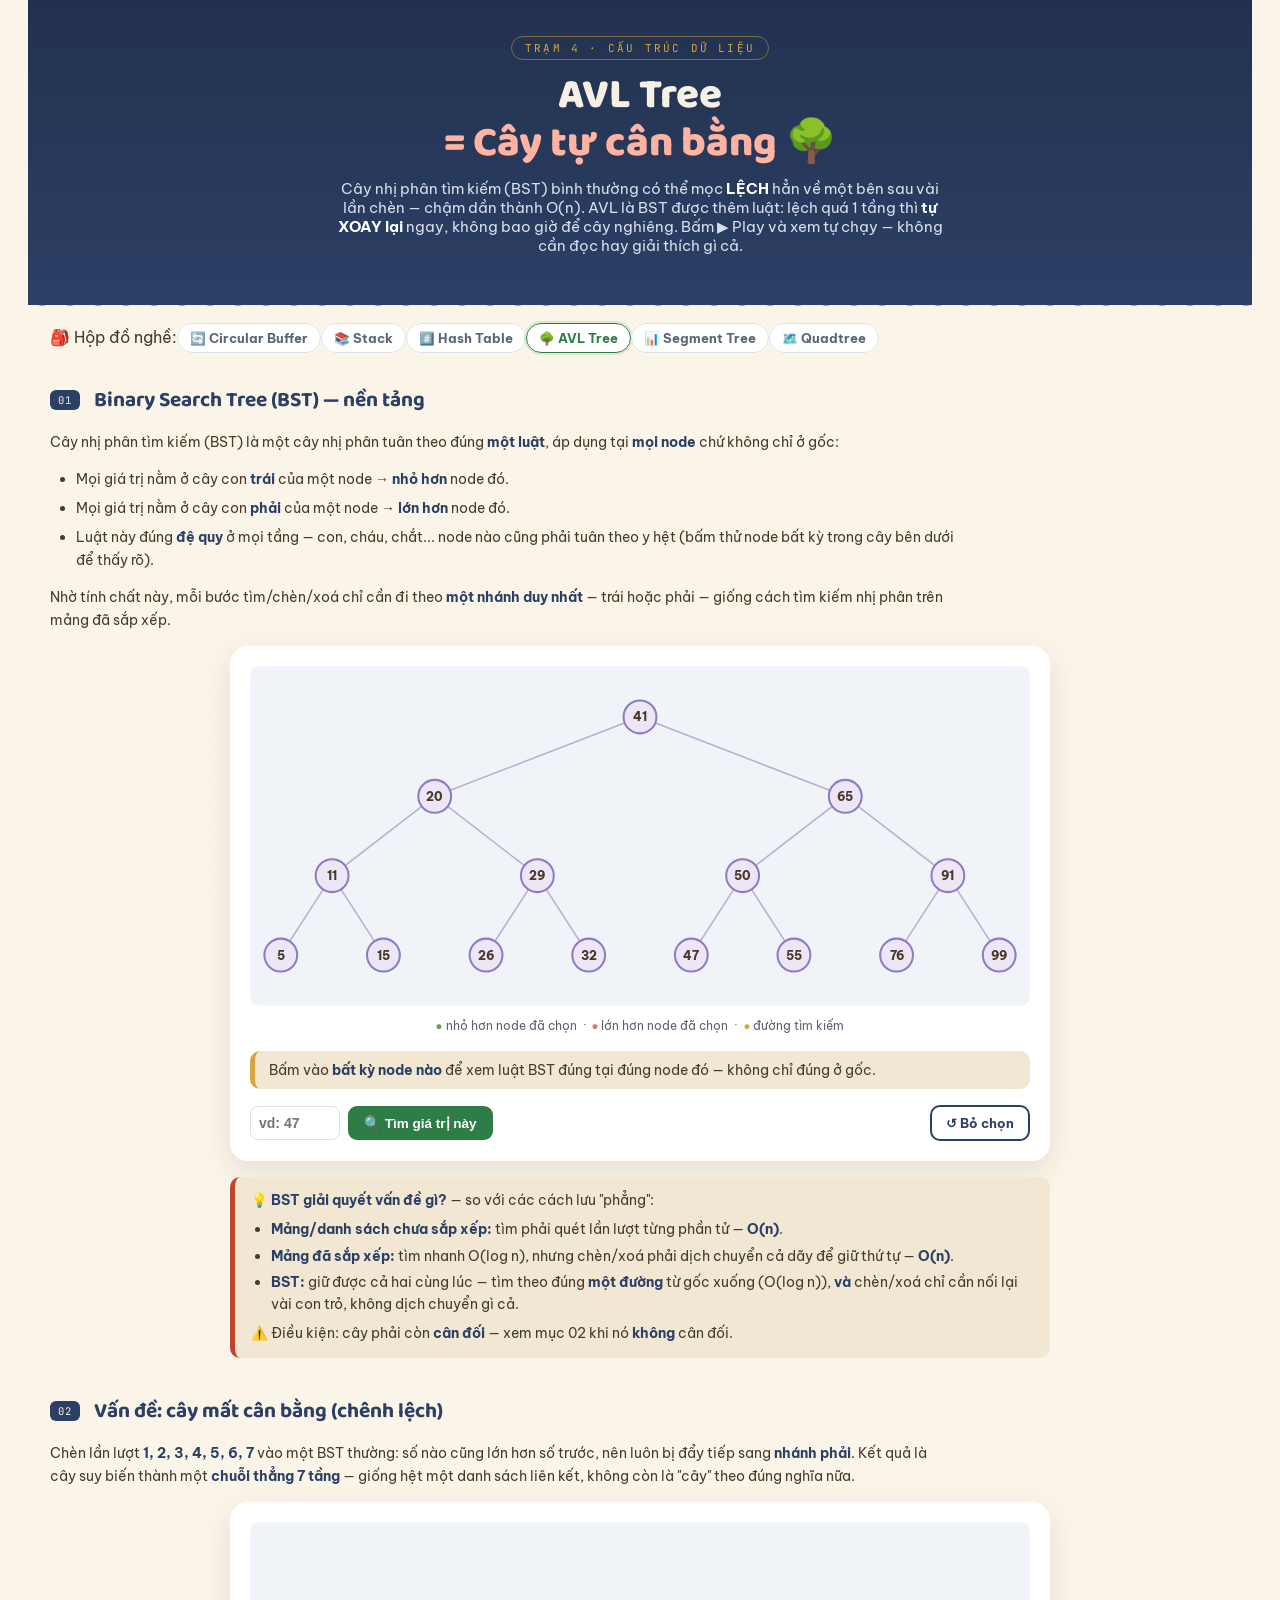
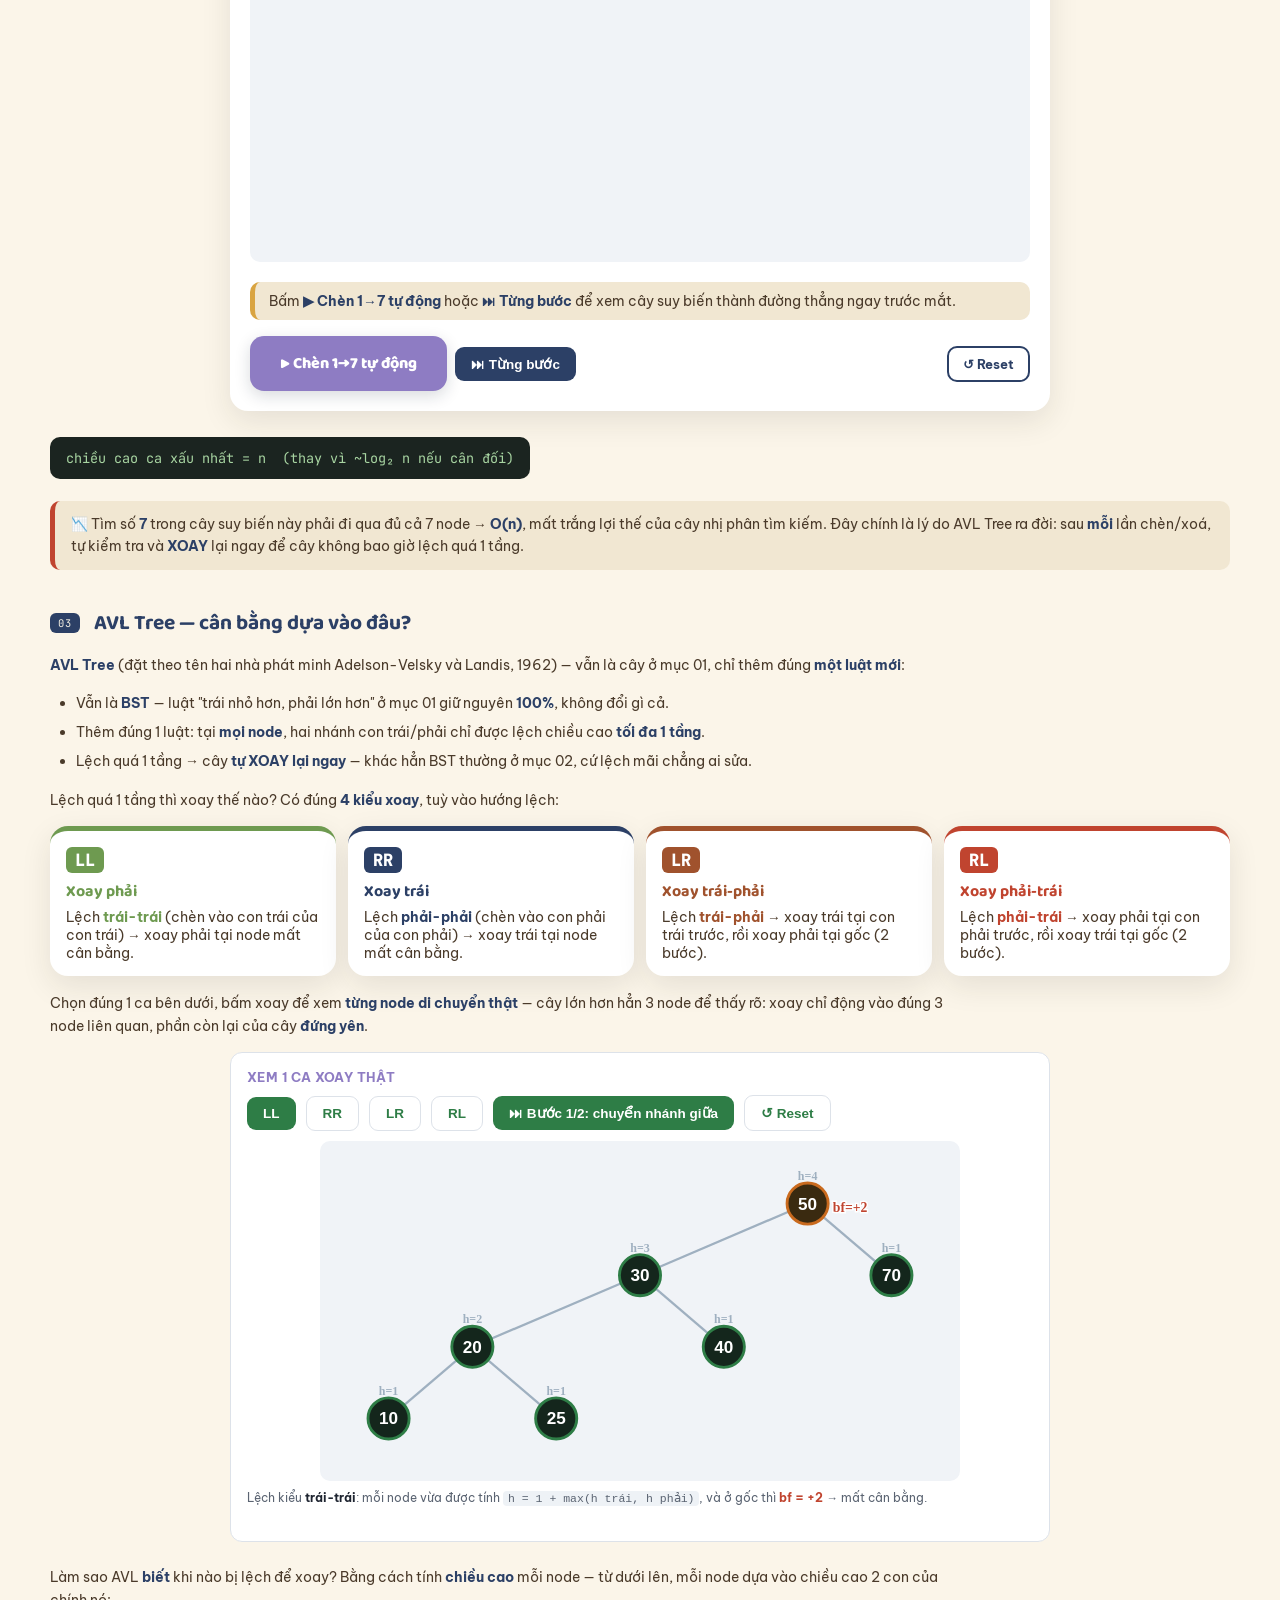
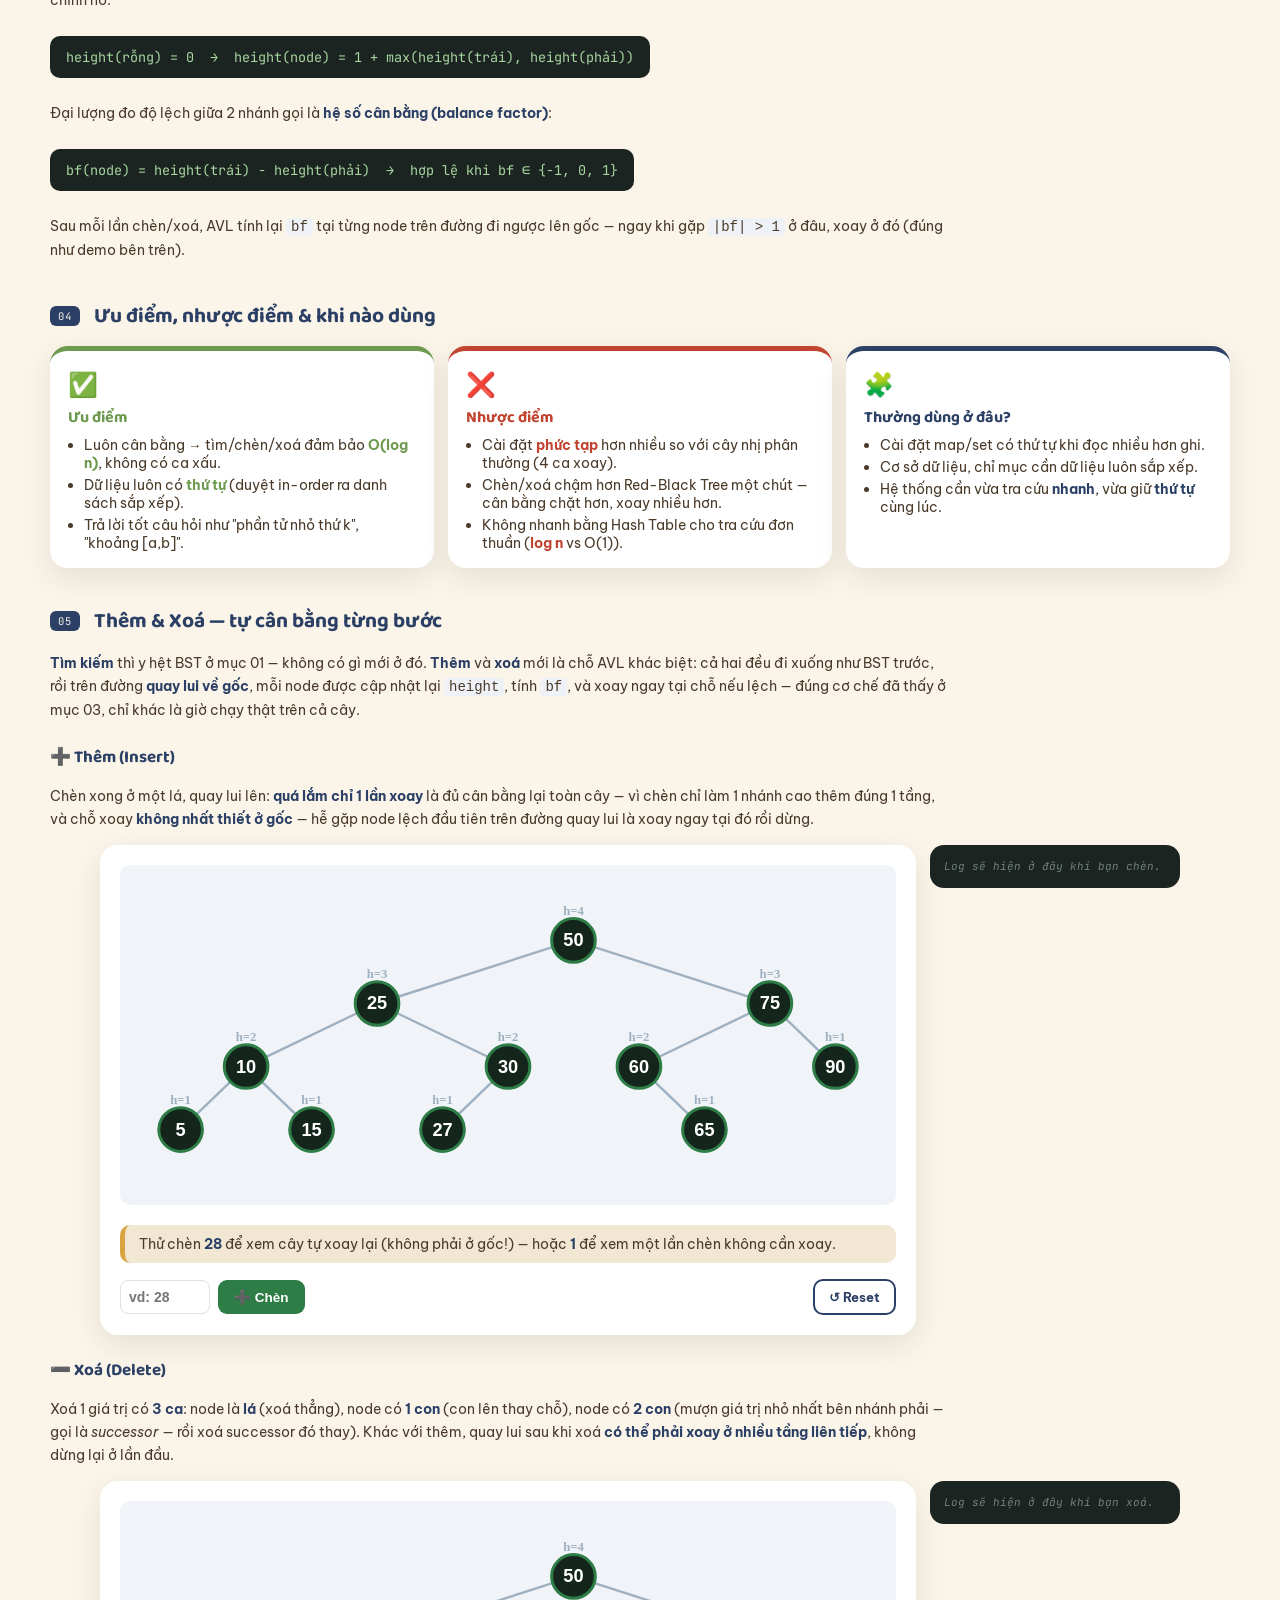
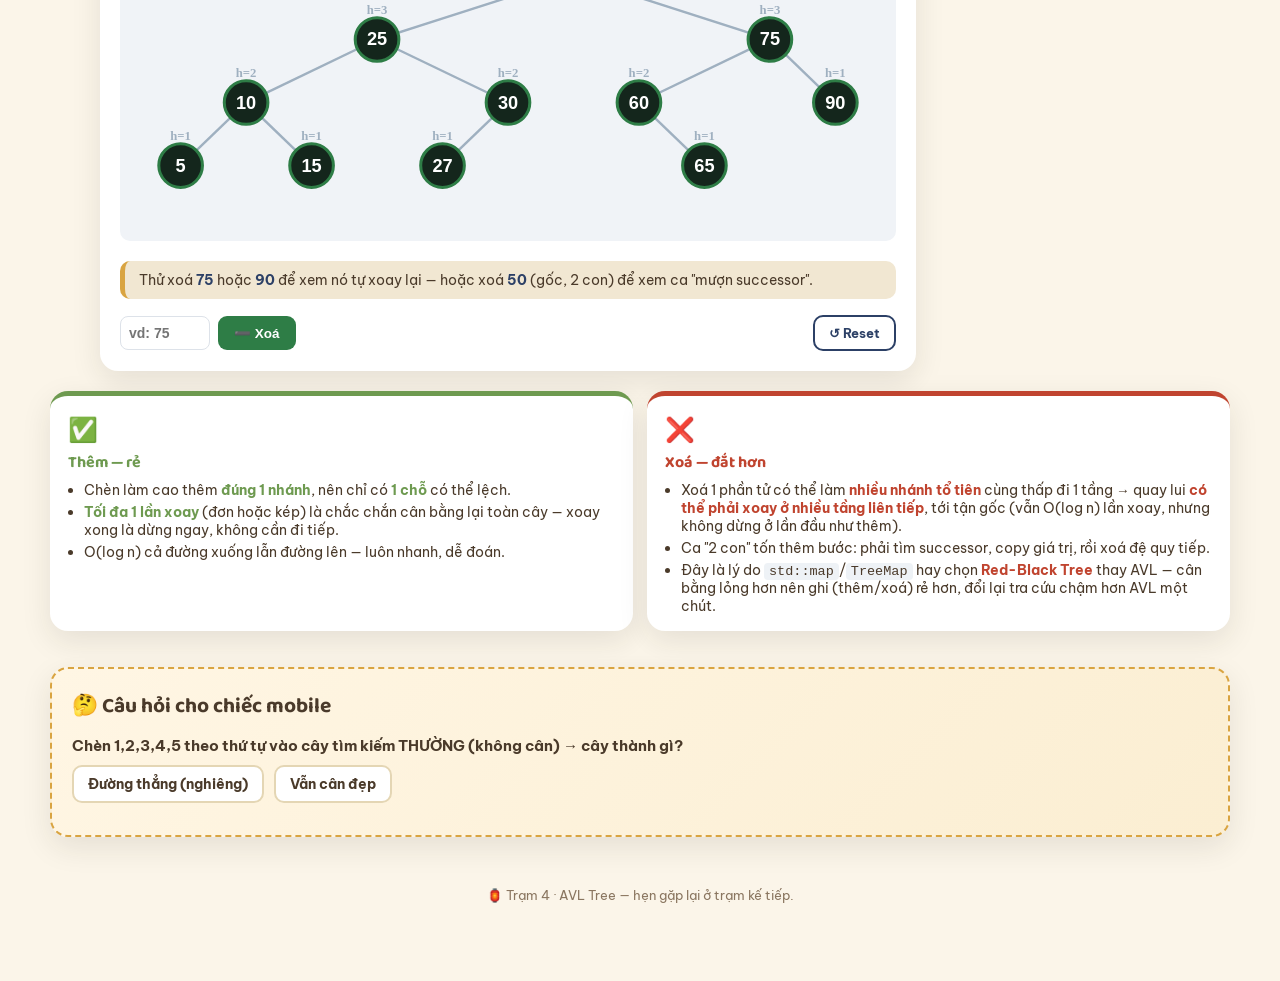
<file: station-4-avl.html>
<!DOCTYPE html>
<html lang="vi">
<head>
<meta charset="UTF-8">
<meta name="viewport" content="width=device-width, initial-scale=1.0">
<title>Trạm 4 · AVL Tree · Mobile Cân Bằng</title>
<link rel="stylesheet" href="style.css">
<link rel="preconnect" href="https://fonts.googleapis.com">
<link rel="preconnect" href="https://fonts.gstatic.com" crossorigin>
<link href="https://fonts.googleapis.com/css2?family=Baloo+2:wght@500;700;800&family=Be+Vietnam+Pro:ital,wght@0,400;0,500;0,600;0,700;1,400&family=JetBrains+Mono:wght@400;700&display=swap" rel="stylesheet">
<style>
  :root{
    --rice:#FBF5E9; --tatami:#F1E7D2; --nori:#1B2420;
    --indigo:#2C4066; --indigo-deep:#22314E;
    --salmon:#EE6F57; --wasabi:#6E9A50; --wasabi-soft:#E4EED9;
    --soy:#4A3A2A; --soy-light:#8A7660;
    --lacquer:#C0442F; --gold:#D9A441;
    --accent:#8E7CC3;
    --radius:18px; --shadow:0 10px 30px rgba(43,38,28,.10);
  }
  body{font-family:'Be Vietnam Pro',sans-serif;background:var(--rice);color:var(--soy);}
  body::before{
    content:"";position:fixed;inset:0;pointer-events:none;opacity:.5;z-index:0;
    background-image:radial-gradient(rgba(74,58,42,.05) 1px, transparent 1px);background-size:22px 22px;
  }
  .k-wrap{position:relative;z-index:1;max-width:1180px;margin:0 auto 40px;}

  .k-noren{position:relative;margin:-20px -22px 22px;background:linear-gradient(180deg,var(--indigo-deep),var(--indigo));color:#F6F1E4;padding:36px 20px 50px;text-align:center;}
  .k-noren::after{content:"";position:absolute;left:0;right:0;bottom:-14px;height:28px;
    background-image:radial-gradient(circle at 14px 0, var(--indigo) 14px, transparent 15px);background-size:28px 28px;background-repeat:repeat-x;}
  .k-eyebrow{display:inline-block;font-family:'JetBrains Mono',monospace;font-size:11px;letter-spacing:.2em;text-transform:uppercase;color:var(--gold);
    border:1px solid rgba(217,164,65,.5);border-radius:999px;padding:4px 13px;margin-bottom:12px;}
  .k-noren h1{font-family:'Baloo 2',cursive;font-weight:800;font-size:clamp(26px,4vw,42px);line-height:1.15;}
  .k-noren h1 .accent{color:#FFB3A0;}
  .k-noren .sub2{max-width:620px;margin:10px auto 0;color:#D8DEEC;font-size:14.5px;}
  .k-noren .sub2 b{color:#fff;}

  #toolbox{margin:18px 0 0;}

  .k-h2{font-family:'Baloo 2',cursive;font-weight:700;font-size:21px;color:var(--indigo);display:flex;align-items:center;gap:9px;margin:0 0 13px;}
  .k-h2 .tag{font-family:'JetBrains Mono',monospace;font-size:10.5px;font-weight:400;background:var(--indigo);color:#F6F1E4;border-radius:6px;padding:3px 8px;letter-spacing:.08em;}
  .k-section{margin-top:36px;}

  .k-menu{display:grid;grid-template-columns:repeat(3,1fr);gap:14px;}
  @media(max-width:900px){.k-menu{grid-template-columns:1fr;}}
  .k-menu2{display:grid;grid-template-columns:1fr 1fr;gap:14px;}
  @media(max-width:700px){.k-menu2{grid-template-columns:1fr;}}
  .k-menu4{display:grid;grid-template-columns:repeat(4,1fr);gap:12px;}
  @media(max-width:980px){.k-menu4{grid-template-columns:repeat(2,1fr);}}
  @media(max-width:560px){.k-menu4{grid-template-columns:1fr;}}
  .dish{background:#fff;border-radius:var(--radius);padding:18px 18px 16px;box-shadow:var(--shadow);border-top:5px solid var(--card-c,var(--indigo));}
  .dish .ic{font-size:24px;}
  .dish h3{font-family:'Baloo 2',cursive;font-size:16px;margin:6px 0 4px;color:var(--card-c,var(--indigo));}
  .dish p{font-size:13.5px;color:var(--soy);margin:0;}
  .dish p b{color:var(--card-c);}
  .dish.problem{--card-c:var(--lacquer);}
  .dish.bad{--card-c:#A0522D;}
  .dish.idea{--card-c:var(--wasabi);}
  .dish.usecase{--card-c:var(--indigo);}
  .dish ul{margin:6px 0 0 16px;padding:0;font-size:13.5px;color:var(--soy);}
  .dish li{margin-bottom:4px;}
  .dish li:last-child{margin-bottom:0;}
  .dish li b{color:var(--card-c);}
  .dish.rot{padding:16px 16px 14px;}
  .dish.rot .ic{font-family:'JetBrains Mono',monospace;font-size:17px;font-weight:800;background:var(--card-c,var(--indigo));color:#fff;display:inline-block;border-radius:6px;padding:2px 9px;}
  .lead-p{font-size:14px;line-height:1.65;color:var(--soy);max-width:900px;margin-bottom:14px;}
  .lead-p b{color:var(--indigo);}
  .callout{background:var(--tatami);border-left:5px solid var(--lacquer);border-radius:10px;padding:13px 16px;font-size:13.5px;line-height:1.6;margin-top:12px;}
  .callout b{color:var(--indigo);}
  .formula{font-family:'JetBrains Mono',monospace;background:var(--nori);color:#A8D5A2;border-radius:10px;padding:12px 16px;font-size:13.5px;margin:10px 0;display:inline-block;}
  .rule-list{font-size:14px;line-height:1.65;color:var(--soy);max-width:900px;margin:0 0 14px 22px;padding:0 0 0 4px;}
  .rule-list li{margin-bottom:6px;}
  .rule-list b{color:var(--indigo);}
  .callout ul{margin:8px 0 0 20px;padding:0;}
  .callout ul li{margin-bottom:5px;}

  .k-map{display:grid;grid-template-columns:repeat(auto-fit,minmax(190px,1fr));gap:10px;margin-top:6px;}
  .k-chip{background:var(--tatami);border-radius:14px;padding:11px 14px;display:flex;align-items:center;gap:11px;}
  .k-chip .em{font-size:22px;}
  .k-chip .t{font-size:12.5px;}
  .k-chip .t b{display:block;color:var(--indigo);font-size:13px;}
  .k-chip .t code{font-family:'JetBrains Mono',monospace;background:#fff;border-radius:5px;padding:1px 6px;font-size:11.5px;color:var(--lacquer);}


  .tray{background:var(--nori);border-radius:var(--radius);box-shadow:var(--shadow);overflow:hidden;}
  .tray .bar{display:flex;align-items:center;gap:8px;background:#121a17;padding:11px 15px;font-family:'JetBrains Mono',monospace;font-size:11.5px;color:#9FB8A8;letter-spacing:.06em;}
  .tray .bar .dot{width:9px;height:9px;border-radius:50%;}
  .tray .code{background:transparent;padding:14px 18px 20px;font-family:'JetBrains Mono',monospace;font-size:12.5px;line-height:1.7;}
  .tray .cl{color:#E9EFE8;}
  .tray .cl .kw{color:#F2A7B3;} .tray .cl .fn{color:#F5C97B;} .tray .cl .cm{color:#7E9488;font-style:italic;} .tray .cl .st{color:#A8D5A2;}
  .tray .cl.hl{background:#324237;border-left-color:var(--gold);}
  .tray .code-title{color:#8ea0b8;}

  .k-scene{background:#fff;border-radius:var(--radius);box-shadow:var(--shadow);padding:20px;}

  .ticker{margin:16px auto 0;max-width:560px;background:var(--tatami);border-left:5px solid var(--gold);border-radius:10px;padding:10px 14px;font-size:13.5px;min-height:20px;}
  .ticker b{color:var(--indigo);}

  .k-controls{display:flex;flex-wrap:wrap;gap:9px;justify-content:space-between;align-items:center;margin-top:16px;}
  .k-controls .play-btn{font-family:'Baloo 2',cursive;}
  .k-side{display:flex;gap:8px;}
  .k-side button{font-family:'Be Vietnam Pro',sans-serif;background:#fff;color:var(--indigo);border:2px solid var(--indigo);box-shadow:none;border-radius:10px;padding:8px 14px;font-size:12.5px;font-weight:700;}
  .k-side button:hover{background:var(--indigo);color:#fff;}

  .log-layout{display:grid;grid-template-columns:1fr 250px;gap:14px;align-items:start;max-width:1080px;margin:0 auto 10px;}
  @media(max-width:900px){.log-layout{grid-template-columns:1fr;}}
  .log-panel{background:var(--nori);border-radius:14px;padding:10px 12px;font-family:'JetBrains Mono',monospace;font-size:11px;line-height:1.55;color:#B9CBC0;max-height:300px;overflow-y:auto;}
  .log-panel .ln{padding:3px 2px;border-bottom:1px solid rgba(255,255,255,.07);}
  .log-panel .ln:last-child{border-bottom:none;}
  .log-panel .ln b{color:#EADFC8;}
  .log-panel .ln.rot{color:var(--gold);font-weight:700;}
  .log-panel .ln.bad b{color:#F19C8C;}
  .log-panel .ln.empty{opacity:.55;font-style:italic;}

  .k-quiz{background:linear-gradient(135deg,#FFF6E4,#FBEED2);border:2px dashed var(--gold);border-radius:var(--radius);padding:20px;box-shadow:var(--shadow);}
  .k-quiz .q{font-size:15px;margin-bottom:12px;font-weight:700;color:var(--soy);}
  .k-quiz button{background:#fff;color:var(--soy);border:2px solid #E4D6B4;font-family:'Be Vietnam Pro',sans-serif;font-weight:700;border-radius:10px;padding:8px 14px;}
  .k-quiz .fb{border-radius:12px;padding:12px 15px;font-size:13.5px;background:#fff;border-left:5px solid var(--wasabi);}
  .k-quiz .fb.no{border-left-color:var(--lacquer);}

  footer.k-footer{margin-top:50px;text-align:center;font-size:12.5px;color:var(--soy-light);}
</style>
</head>
<body>
<div class="k-wrap">

  <div class="k-noren">
    <div class="k-eyebrow">Trạm 4 · Cấu trúc dữ liệu</div>
    <h1>AVL Tree<br><span class="accent">= Cây tự cân bằng 🌳</span></h1>
    <p class="sub2">Cây nhị phân tìm kiếm (BST) bình thường có thể mọc <b>LỆCH</b> hẳn về một bên sau vài lần chèn — chậm dần thành O(n). AVL là BST được thêm luật: lệch quá 1 tầng thì <b>tự XOAY lại</b> ngay, không bao giờ để cây nghiêng. Bấm ▶ Play và xem tự chạy — không cần đọc hay giải thích gì cả.</p>
  </div>

  <div id="toolbox"></div>

  <section class="k-section">
    <h2 class="k-h2"><span class="tag">01</span> Binary Search Tree (BST) — nền tảng</h2>
    <p class="lead-p">Cây nhị phân tìm kiếm (BST) là một cây nhị phân tuân theo đúng <b>một luật</b>, áp dụng tại <b>mọi node</b> chứ không chỉ ở gốc:</p>
    <ul class="rule-list">
      <li>Mọi giá trị nằm ở cây con <b>trái</b> của một node → <b>nhỏ hơn</b> node đó.</li>
      <li>Mọi giá trị nằm ở cây con <b>phải</b> của một node → <b>lớn hơn</b> node đó.</li>
      <li>Luật này đúng <b>đệ quy</b> ở mọi tầng — con, cháu, chắt... node nào cũng phải tuân theo y hệt (bấm thử node bất kỳ trong cây bên dưới để thấy rõ).</li>
    </ul>
    <p class="lead-p">Nhờ tính chất này, mỗi bước tìm/chèn/xoá chỉ cần đi theo <b>một nhánh duy nhất</b> — trái hoặc phải — giống cách tìm kiếm nhị phân trên mảng đã sắp xếp.</p>

    <div class="k-scene" style="max-width:820px;margin:0 auto 16px;">
      <svg id="svgBstIntro" viewBox="0 0 760 300" preserveAspectRatio="xMidYMid meet"></svg>
      <div class="legend" style="text-align:center;">
        <span style="color:var(--wasabi);font-weight:800;">●</span> nhỏ hơn node đã chọn &nbsp;·&nbsp;
        <span style="color:var(--salmon);font-weight:800;">●</span> lớn hơn node đã chọn &nbsp;·&nbsp;
        <span style="color:var(--gold);font-weight:800;">●</span> đường tìm kiếm
      </div>
      <div class="ticker" id="bstIntroNarr" style="max-width:none;">Bấm vào <b>bất kỳ node nào</b> để xem luật BST đúng tại đúng node đó — không chỉ đúng ở gốc.</div>
      <div class="k-controls">
        <div class="row" style="gap:8px">
          <input type="number" id="bstIntroVal" placeholder="vd: 47" style="width:90px;">
          <button id="bBstIntroSearch">🔍 Tìm giá trị này</button>
        </div>
        <div class="k-side"><button id="bBstIntroReset">↺ Bỏ chọn</button></div>
      </div>
    </div>

    <div class="callout" style="max-width:820px;margin:0 auto 16px;">
      💡 <b>BST giải quyết vấn đề gì?</b> — so với các cách lưu "phẳng":
      <ul>
        <li><b>Mảng/danh sách chưa sắp xếp:</b> tìm phải quét lần lượt từng phần tử — <b>O(n)</b>.</li>
        <li><b>Mảng đã sắp xếp:</b> tìm nhanh O(log n), nhưng chèn/xoá phải dịch chuyển cả dãy để giữ thứ tự — <b>O(n)</b>.</li>
        <li><b>BST:</b> giữ được cả hai cùng lúc — tìm theo đúng <b>một đường</b> từ gốc xuống (O(log n)), <b>và</b> chèn/xoá chỉ cần nối lại vài con trỏ, không dịch chuyển gì cả.</li>
      </ul>
      <span style="display:block;margin-top:8px;">⚠️ Điều kiện: cây phải còn <b>cân đối</b> — xem mục 02 khi nó <b>không</b> cân đối.</span>
    </div>
  </section>

  <section class="k-section">
    <h2 class="k-h2"><span class="tag">02</span> Vấn đề: cây mất cân bằng (chênh lệch)</h2>
    <p class="lead-p">Chèn lần lượt <b>1, 2, 3, 4, 5, 6, 7</b> vào một BST thường: số nào cũng lớn hơn số trước, nên luôn bị đẩy tiếp sang <b>nhánh phải</b>. Kết quả là cây suy biến thành một <b>chuỗi thẳng 7 tầng</b> — giống hệt một danh sách liên kết, không còn là "cây" theo đúng nghĩa nữa.</p>

    <div class="k-scene" style="max-width:820px;margin:0 auto 16px;">
      <svg id="svgSkew" viewBox="0 0 760 320" preserveAspectRatio="xMidYMid meet"></svg>
      <div class="ticker" id="skewNarr" style="max-width:none;"></div>
      <div class="k-controls">
        <div class="row" style="gap:8px">
          <button class="play-btn" id="bSkewPlay">▶ Chèn 1→7 tự động</button>
          <button id="bSkewStep" style="background:var(--indigo)">⏭ Từng bước</button>
        </div>
        <div class="k-side"><button id="bSkewReset">↺ Reset</button></div>
      </div>
    </div>

    <div class="formula">chiều cao ca xấu nhất = n &nbsp;(thay vì ~log₂ n nếu cân đối)</div>
    <div class="callout">📉 Tìm số <b>7</b> trong cây suy biến này phải đi qua đủ cả 7 node → <b>O(n)</b>, mất trắng lợi thế của cây nhị phân tìm kiếm. Đây chính là lý do AVL Tree ra đời: sau <b>mỗi</b> lần chèn/xoá, tự kiểm tra và <b>XOAY</b> lại ngay để cây không bao giờ lệch quá 1 tầng.</div>
  </section>

  <section class="k-section">
    <h2 class="k-h2"><span class="tag">03</span> AVL Tree — cân bằng dựa vào đâu?</h2>
    <p class="lead-p"><b>AVL Tree</b> (đặt theo tên hai nhà phát minh Adelson-Velsky và Landis, 1962) — vẫn là cây ở mục 01, chỉ thêm đúng <b>một luật mới</b>:</p>
    <ul class="rule-list">
      <li>Vẫn là <b>BST</b> — luật "trái nhỏ hơn, phải lớn hơn" ở mục 01 giữ nguyên <b>100%</b>, không đổi gì cả.</li>
      <li>Thêm đúng 1 luật: tại <b>mọi node</b>, hai nhánh con trái/phải chỉ được lệch chiều cao <b>tối đa 1 tầng</b>.</li>
      <li>Lệch quá 1 tầng → cây <b>tự XOAY lại ngay</b> — khác hẳn BST thường ở mục 02, cứ lệch mãi chẳng ai sửa.</li>
    </ul>
    <p class="lead-p" style="margin-top:16px;">Lệch quá 1 tầng thì xoay thế nào? Có đúng <b>4 kiểu xoay</b>, tuỳ vào hướng lệch:</p>
    <div class="k-menu4">
      <div class="dish rot idea">
        <div class="ic">LL</div>
        <h3>Xoay phải</h3>
        <p>Lệch <b>trái-trái</b> (chèn vào con trái của con trái) → xoay phải tại node mất cân bằng.</p>
      </div>
      <div class="dish rot usecase">
        <div class="ic">RR</div>
        <h3>Xoay trái</h3>
        <p>Lệch <b>phải-phải</b> (chèn vào con phải của con phải) → xoay trái tại node mất cân bằng.</p>
      </div>
      <div class="dish rot bad">
        <div class="ic">LR</div>
        <h3>Xoay trái-phải</h3>
        <p>Lệch <b>trái-phải</b> → xoay trái tại con trái trước, rồi xoay phải tại gốc (2 bước).</p>
      </div>
      <div class="dish rot problem">
        <div class="ic">RL</div>
        <h3>Xoay phải-trái</h3>
        <p>Lệch <b>phải-trái</b> → xoay phải tại con phải trước, rồi xoay trái tại gốc (2 bước).</p>
      </div>
    </div>

    <p class="lead-p" style="margin-top:16px;">Chọn đúng 1 ca bên dưới, bấm xoay để xem <b>từng node di chuyển thật</b> — cây lớn hơn hẳn 3 node để thấy rõ: xoay chỉ động vào đúng 3 node liên quan, phần còn lại của cây <b>đứng yên</b>.</p>
    <div class="card" style="max-width:820px;margin:0 auto;">
      <h3>Xem 1 ca xoay thật</h3>
      <div class="row" style="margin-bottom:10px;">
        <button class="ghost rotcase-btn" data-case="LL">LL</button>
        <button class="ghost rotcase-btn" data-case="RR">RR</button>
        <button class="ghost rotcase-btn" data-case="LR">LR</button>
        <button class="ghost rotcase-btn" data-case="RL">RL</button>
        <button id="bRotStep">⏭ Xoay</button>
        <button id="bRotReset" class="ghost">↺ Reset</button>
      </div>
      <svg id="svgRotDemo" viewBox="0 0 560 260" preserveAspectRatio="xMidYMid meet" style="max-width:640px;display:block;margin:0 auto;"></svg>
      <div class="legend" id="rotDemoNarr" style="margin-top:8px;min-height:36px;"></div>
    </div>

    <p class="lead-p" style="margin-top:24px;">Làm sao AVL <b>biết</b> khi nào bị lệch để xoay? Bằng cách tính <b>chiều cao</b> mỗi node — từ dưới lên, mỗi node dựa vào chiều cao 2 con của chính nó:</p>
    <div class="formula">height(rỗng) = 0 &nbsp;→&nbsp; height(node) = 1 + max(height(trái), height(phải))</div>
    <p class="lead-p">Đại lượng đo độ lệch giữa 2 nhánh gọi là <b>hệ số cân bằng (balance factor)</b>:</p>
    <div class="formula">bf(node) = height(trái) − height(phải) &nbsp;→&nbsp; hợp lệ khi bf ∈ {−1, 0, 1}</div>
    <p class="lead-p">Sau mỗi lần chèn/xoá, AVL tính lại <code>bf</code> tại từng node trên đường đi ngược lên gốc — ngay khi gặp <code>|bf| &gt; 1</code> ở đâu, xoay ở đó (đúng như demo bên trên).</p>
  </section>

  <section class="k-section">
    <h2 class="k-h2"><span class="tag">04</span> Ưu điểm, nhược điểm & khi nào dùng</h2>
    <div class="k-menu">
      <div class="dish idea">
        <div class="ic">✅</div>
        <h3>Ưu điểm</h3>
        <ul>
          <li>Luôn cân bằng → tìm/chèn/xoá đảm bảo <b>O(log n)</b>, không có ca xấu.</li>
          <li>Dữ liệu luôn có <b>thứ tự</b> (duyệt in-order ra danh sách sắp xếp).</li>
          <li>Trả lời tốt câu hỏi như "phần tử nhỏ thứ k", "khoảng [a,b]".</li>
        </ul>
      </div>
      <div class="dish problem">
        <div class="ic">❌</div>
        <h3>Nhược điểm</h3>
        <ul>
          <li>Cài đặt <b>phức tạp</b> hơn nhiều so với cây nhị phân thường (4 ca xoay).</li>
          <li>Chèn/xoá chậm hơn Red-Black Tree một chút — cân bằng chặt hơn, xoay nhiều hơn.</li>
          <li>Không nhanh bằng Hash Table cho tra cứu đơn thuần (<b>log n</b> vs O(1)).</li>
        </ul>
      </div>
      <div class="dish usecase">
        <div class="ic">🧩</div>
        <h3>Thường dùng ở đâu?</h3>
        <ul>
          <li>Cài đặt map/set có thứ tự khi đọc nhiều hơn ghi.</li>
          <li>Cơ sở dữ liệu, chỉ mục cần dữ liệu luôn sắp xếp.</li>
          <li>Hệ thống cần vừa tra cứu <b>nhanh</b>, vừa giữ <b>thứ tự</b> cùng lúc.</li>
        </ul>
      </div>
    </div>
  </section>

  <section class="k-section">
    <h2 class="k-h2"><span class="tag">05</span> Thêm &amp; Xoá — tự cân bằng từng bước</h2>
    <p class="lead-p"><b>Tìm kiếm</b> thì y hệt BST ở mục 01 — không có gì mới ở đó. <b>Thêm</b> và <b>xoá</b> mới là chỗ AVL khác biệt: cả hai đều đi xuống như BST trước, rồi trên đường <b>quay lui về gốc</b>, mỗi node được cập nhật lại <code>height</code>, tính <code>bf</code>, và xoay ngay tại chỗ nếu lệch — đúng cơ chế đã thấy ở mục 03, chỉ khác là giờ chạy thật trên cả cây.</p>

    <h3 style="font-family:'Baloo 2',cursive;font-size:17px;color:var(--indigo);margin:22px 0 8px;">➕ Thêm (Insert)</h3>
    <p class="lead-p">Chèn xong ở một lá, quay lui lên: <b>quá lắm chỉ 1 lần xoay</b> là đủ cân bằng lại toàn cây — vì chèn chỉ làm 1 nhánh cao thêm đúng 1 tầng, và chỗ xoay <b>không nhất thiết ở gốc</b> — hễ gặp node lệch đầu tiên trên đường quay lui là xoay ngay tại đó rồi dừng.</p>
    <div class="log-layout">
      <div class="k-scene">
        <svg id="svgIns" viewBox="0 0 640 220" preserveAspectRatio="xMidYMid meet"></svg>
        <div class="ticker" id="insNarr" style="max-width:none;"></div>
        <div class="k-controls">
          <div class="row" style="gap:8px">
            <input type="number" id="insVal" placeholder="vd: 28" style="width:90px;">
            <button id="bInsGo">➕ Chèn</button>
          </div>
          <div class="k-side"><button id="bInsReset">↺ Reset</button></div>
        </div>
      </div>
      <div class="log-panel" id="insLog"></div>
    </div>

    <h3 style="font-family:'Baloo 2',cursive;font-size:17px;color:var(--indigo);margin:22px 0 8px;">➖ Xoá (Delete)</h3>
    <p class="lead-p">Xoá 1 giá trị có <b>3 ca</b>: node là <b>lá</b> (xoá thẳng), node có <b>1 con</b> (con lên thay chỗ), node có <b>2 con</b> (mượn giá trị nhỏ nhất bên nhánh phải — gọi là <i>successor</i> — rồi xoá successor đó thay). Khác với thêm, quay lui sau khi xoá <b>có thể phải xoay ở nhiều tầng liên tiếp</b>, không dừng lại ở lần đầu.</p>
    <div class="log-layout">
      <div class="k-scene">
        <svg id="svgDel" viewBox="0 0 640 220" preserveAspectRatio="xMidYMid meet"></svg>
        <div class="ticker" id="delNarr" style="max-width:none;"></div>
        <div class="k-controls">
          <div class="row" style="gap:8px">
            <input type="number" id="delVal" placeholder="vd: 75" style="width:90px;">
            <button id="bDelGo">➖ Xoá</button>
          </div>
          <div class="k-side"><button id="bDelReset">↺ Reset</button></div>
        </div>
      </div>
      <div class="log-panel" id="delLog"></div>
    </div>

    <div class="k-menu2" style="margin-top:20px;">
      <div class="dish idea">
        <div class="ic">✅</div>
        <h3>Thêm — rẻ</h3>
        <ul>
          <li>Chèn làm cao thêm <b>đúng 1 nhánh</b>, nên chỉ có <b>1 chỗ</b> có thể lệch.</li>
          <li><b>Tối đa 1 lần xoay</b> (đơn hoặc kép) là chắc chắn cân bằng lại toàn cây — xoay xong là dừng ngay, không cần đi tiếp.</li>
          <li>O(log n) cả đường xuống lẫn đường lên — luôn nhanh, dễ đoán.</li>
        </ul>
      </div>
      <div class="dish problem">
        <div class="ic">❌</div>
        <h3>Xoá — đắt hơn</h3>
        <ul>
          <li>Xoá 1 phần tử có thể làm <b>nhiều nhánh tổ tiên</b> cùng thấp đi 1 tầng → quay lui <b>có thể phải xoay ở nhiều tầng liên tiếp</b>, tới tận gốc (vẫn O(log n) lần xoay, nhưng không dừng ở lần đầu như thêm).</li>
          <li>Ca "2 con" tốn thêm bước: phải tìm successor, copy giá trị, rồi xoá đệ quy tiếp.</li>
          <li>Đây là lý do <code>std::map</code>/<code>TreeMap</code> hay chọn <b>Red-Black Tree</b> thay AVL — cân bằng lỏng hơn nên ghi (thêm/xoá) rẻ hơn, đổi lại tra cứu chậm hơn AVL một chút.</li>
        </ul>
      </div>
    </div>
  </section>

  <section class="k-section">
    <div class="k-quiz">
      <h2 class="k-h2" style="color:var(--soy)">🤔 Câu hỏi cho chiếc mobile</h2>
      <div class="q" id="quiz">Chèn 1,2,3,4,5 theo thứ tự vào cây tìm kiếm THƯỜNG (không cân) → cây thành gì?
        <div class="row" style="margin-top:10px">
          <button data-a="line">Đường thẳng (nghiêng)</button>
          <button data-a="bal">Vẫn cân đẹp</button>
        </div>
        <div class="fb" id="quizFb"></div>
      </div>
    </div>
  </section>

  <footer class="k-footer">🏮 Trạm 4 · AVL Tree — hẹn gặp lại ở trạm kế tiếp.</footer>
</div>

<script src="common.js"></script>
<script>
(function(){
const {$, nap, renderToolbox, initQuiz, svg:SVG} = CL;
renderToolbox('avl');

/* AVL core */
const H=n=>n?n.h:0, BF=n=>n?H(n.l)-H(n.r):0, upd=n=>{n.h=1+Math.max(H(n.l),H(n.r));};
function rotR(y){const x=y.l;y.l=x.r;x.r=y;upd(y);upd(x);return x;}
function rotL(x){const y=x.r;x.r=y.l;y.l=x;upd(x);upd(y);return y;}
/* nhãn bf dạng "badge" có nền riêng — chữ nhạt trên nền svg sáng rất khó đọc, nên tô nền đậm cho nổi */
function bfBadge(g,bf){
  /* .node text{fill:#fff} trong style.css là rule stylesheet, luôn thắng attribute fill= gắn qua JS
     (presentation attribute có độ ưu tiên thấp nhất) — phải set màu qua style= (inline) mới đè được nó. */
  const col=Math.abs(bf)>1?'var(--lacquer)':'var(--wasabi)';
  const tb=SVG('text',{class:'bf',x:22,y:3,style:'fill:'+col+';stroke:#fff;stroke-width:2.5;paint-order:stroke;'});
  tb.textContent='bf='+(bf>0?'+':'')+bf; g.appendChild(tb);
}

function layout(n,depth,ctx){ if(!n)return; layout(n.l,depth+1,ctx); n._x=ctx.i++; n._d=depth; layout(n.r,depth+1,ctx); }
/* ── Mục 01: cây BST "phức tạp" tĩnh — bấm node để xem luật, tìm để xem đường đi ── */
const BST_INTRO_SEQ=[41,20,65,11,29,50,91,5,15,26,32,47,55,76,99];
let bstIntroRoot=null, bstIntroPickV=null, bstIntroPathSet=null, bstIntroFoundV=null;
function biInsert(n,x){ if(!n) return {v:x,l:null,r:null}; if(x<n.v) n.l=biInsert(n.l,x); else if(x>n.v) n.r=biInsert(n.r,x); return n; }
function biFind(n,v){ if(!n) return null; if(v===n.v) return n; return v<n.v?biFind(n.l,v):biFind(n.r,v); }
function biCollect(n,set){ if(!n) return; set.add(n.v); biCollect(n.l,set); biCollect(n.r,set); }
function biCollectArr(n,arr){ if(!n) return; arr.push(n.v); biCollectArr(n.l,arr); biCollectArr(n.r,arr); }
function narrateBstIntro(){
  if(bstIntroPickV==null){ $('bstIntroNarr').innerHTML='Bấm vào <b>bất kỳ node nào</b> để xem luật BST đúng tại đúng node đó — không chỉ đúng ở gốc.'; return; }
  const picked=biFind(bstIntroRoot,bstIntroPickV);
  const ls=[]; biCollectArr(picked.l,ls); const rs=[]; biCollectArr(picked.r,rs);
  $('bstIntroNarr').innerHTML='Tại node <b>'+bstIntroPickV+'</b>: cây con <b style="color:var(--wasabi)">trái</b> = {'+(ls.length?ls.sort((a,b)=>a-b).join(', '):'—')+'} toàn bộ <b>&lt; '+bstIntroPickV+'</b>; cây con <b style="color:var(--salmon)">phải</b> = {'+(rs.length?rs.sort((a,b)=>a-b).join(', '):'—')+'} toàn bộ <b>&gt; '+bstIntroPickV+'</b>.';
}
function drawBstIntro(){
  const svg=$('svgBstIntro'); if(!svg||!bstIntroRoot) return; svg.innerHTML='';
  const ctx={i:0}; layout(bstIntroRoot,0,ctx);
  const cnt=ctx.i, maxD=(function md(n){return n?1+Math.max(md(n.l),md(n.r)):0;})(bstIntroRoot);
  const W=760,Hh=300,padX=30,padY=34;
  const dx=cnt>1?(W-2*padX)/(cnt-1):0, dy=maxD>1?(Hh-2*padY)/(maxD-1):0;
  const px=n=>padX+n._x*dx, py=n=>padY+n._d*dy;

  let leftSet=null,rightSet=null;
  if(bstIntroPickV!=null){
    const picked=biFind(bstIntroRoot,bstIntroPickV);
    if(picked){ leftSet=new Set(); rightSet=new Set(); biCollect(picked.l,leftSet); biCollect(picked.r,rightSet); }
  }
  (function ed(n){ if(!n)return; for(const c of [n.l,n.r]) if(c){
    const onPath = bstIntroPathSet && bstIntroPathSet.has(n.v) && bstIntroPathSet.has(c.v);
    svg.appendChild(SVG('line',{x1:px(n),y1:py(n),x2:px(c),y2:py(c),stroke:onPath?'var(--gold)':'#B9AED0','stroke-width':onPath?3:1.5}));
    ed(c);
  } })(bstIntroRoot);
  (function nd(n){ if(!n)return; nd(n.l);
    let fill='#EDE6F7', stroke='#8E7CC3', sw=2;
    if(leftSet && leftSet.has(n.v)){ fill='#E4EED9'; stroke='var(--wasabi)'; }
    if(rightSet && rightSet.has(n.v)){ fill='#FBE3DC'; stroke='var(--salmon)'; }
    if(bstIntroPathSet && bstIntroPathSet.has(n.v)){ stroke='var(--gold)'; sw=3; }
    if(n.v===bstIntroPickV){ stroke='#5AA0FF'; sw=3; }
    if(n.v===bstIntroFoundV){ fill='#4F7A3C'; }
    const g=SVG('g',{transform:'translate('+px(n)+','+py(n)+')',style:'cursor:pointer'});
    g.appendChild(SVG('circle',{r:16,fill:fill,stroke:stroke,'stroke-width':sw}));
    const t=SVG('text',{'text-anchor':'middle','dominant-baseline':'central','font-size':12,'font-weight':800,fill:n.v===bstIntroFoundV?'#fff':'#4A3A2A'}); t.textContent=n.v; g.appendChild(t);
    g.addEventListener('click',()=>{ bstIntroPickV=(bstIntroPickV===n.v)?null:n.v; bstIntroPathSet=null; bstIntroFoundV=null; drawBstIntro(); narrateBstIntro(); });
    svg.appendChild(g); nd(n.r);
  })(bstIntroRoot);
}
function bstIntroSearch(){
  const x=+$('bstIntroVal').value; if(isNaN(x)) return;
  const path=new Set(); let n=bstIntroRoot, steps=0, found=false;
  while(n){ path.add(n.v); steps++; if(x===n.v){ found=true; break; } n = x<n.v?n.l:n.r; }
  bstIntroPathSet=path; bstIntroPickV=null; bstIntroFoundV=found?x:null;
  drawBstIntro();
  $('bstIntroNarr').innerHTML = found
    ? 'Tìm <b>'+x+'</b>: chỉ <b>'+steps+' bước</b> đi thẳng từ gốc xuống — khỏi cần chạm '+(BST_INTRO_SEQ.length-steps)+' node còn lại.'
    : 'Không có <b>'+x+'</b> trong cây — nhưng chỉ mất <b>'+steps+' bước</b> để biết chắc điều đó (đi hết nhánh phù hợp rồi gặp chỗ trống).';
}
if($('svgBstIntro')){
  bstIntroRoot=null; for(const v of BST_INTRO_SEQ) bstIntroRoot=biInsert(bstIntroRoot,v);
  drawBstIntro();
  $('bBstIntroSearch').onclick=bstIntroSearch;
  $('bBstIntroReset').onclick=()=>{ bstIntroPickV=null; bstIntroPathSet=null; bstIntroFoundV=null; drawBstIntro(); narrateBstIntro(); };
}

/* ── Mục 02: chèn 1..7 vào BST thường → suy biến thành đường thẳng ── */
const SKEW_SEQ=[1,2,3,4,5,6,7];
let skewRoot=null, skewIdx=0, skewBusy=false;
function drawSkew(){
  const svg=$('svgSkew'); if(!svg) return; svg.innerHTML='';
  if(!skewRoot) return;
  const ctx={i:0}; layout(skewRoot,0,ctx);
  const cnt=ctx.i, maxD=(function md(n){return n?1+Math.max(md(n.l),md(n.r)):0;})(skewRoot);
  const W=760,Hh=320,padX=30,padY=26;
  const dx=cnt>1?(W-2*padX)/(cnt-1):0, dy=maxD>1?(Hh-2*padY)/(maxD-1):0;
  const px=n=>padX+n._x*dx, py=n=>padY+n._d*dy;
  (function ed(n){ if(!n)return; for(const c of [n.l,n.r]) if(c){ svg.appendChild(SVG('line',{x1:px(n),y1:py(n),x2:px(c),y2:py(c),stroke:'#E0A48A','stroke-width':2})); ed(c);} })(skewRoot);
  (function nd(n){ if(!n)return; nd(n.l);
    const isLast=(n.v===skewIdx);
    const g=SVG('g',{transform:'translate('+px(n)+','+py(n)+')'});
    g.appendChild(SVG('circle',{r:15,fill:isLast?'#4F7A3C':'#FBE3DC',stroke:'var(--lacquer)','stroke-width':isLast?3:2}));
    const t=SVG('text',{'text-anchor':'middle','dominant-baseline':'central','font-size':12,'font-weight':800,fill:isLast?'#fff':'#7A3324'}); t.textContent=n.v; g.appendChild(t);
    svg.appendChild(g); nd(n.r);
  })(skewRoot);
}
function skewNarrate(){
  if(skewIdx===0){ $('skewNarr').innerHTML='Bấm <b>▶ Chèn 1→7 tự động</b> hoặc <b>⏭ Từng bước</b> để xem cây suy biến thành đường thẳng ngay trước mắt.'; return; }
  $('skewNarr').innerHTML = 'Đã chèn <b>'+skewIdx+'/7</b> — chiều cao hiện tại = <b style="color:var(--lacquer)">'+skewIdx+'</b> tầng (bằng đúng số phần tử đã chèn) — '+(skewIdx===7?'suy biến <b>hoàn toàn</b> thành danh sách liên kết, không còn là cây nữa!':'toàn bộ node mới đều rẽ <b>PHẢI</b>, chưa từng rẽ trái.');
}
function skewStepOnce(){
  if(skewIdx>=SKEW_SEQ.length) return false;
  skewRoot=biInsert(skewRoot,SKEW_SEQ[skewIdx]); skewIdx++;
  drawSkew(); skewNarrate();
  return true;
}
function skewReset(){ skewRoot=null; skewIdx=0; drawSkew(); skewNarrate(); }
if($('svgSkew')){
  $('bSkewReset').onclick=()=>{ if(skewBusy) return; skewReset(); };
  $('bSkewStep').onclick=()=>{ if(skewBusy) return; if(skewIdx>=SKEW_SEQ.length){ skewReset(); return; } skewStepOnce(); };
  $('bSkewPlay').onclick=async()=>{
    if(skewBusy) return; skewBusy=true; CL.lock(['bSkewPlay','bSkewStep','bSkewReset'],true);
    skewReset();
    for(let i=0;i<SKEW_SEQ.length;i++){ skewStepOnce(); await nap(500); }
    CL.lock(['bSkewPlay','bSkewStep','bSkewReset'],false); skewBusy=false;
  };
  skewReset();
}

/* ── Demo mục 03: 1 ca xoay thật — chiều cao & con trỏ ── */
function plainInsert(n,x){ if(!n) return {v:x,l:null,r:null,h:1}; if(x<n.v) n.l=plainInsert(n.l,x); else if(x>n.v) n.r=plainInsert(n.r,x); return n; }
function setHeights(n){ if(!n) return; setHeights(n.l); setHeights(n.r); upd(n); }
const ROT_SEQ={
  LL:[50,30,70,20,40,10,25],
  RR:[30,10,50,40,70,60,90],
  LR:[50,20,70,10,35,30,40],
  RL:[30,10,70,45,90,40,50]
};
const ROT_KIND={LL:'trái-trái',RR:'phải-phải',LR:'trái-phải',RL:'phải-trái'};
let rotCase='LL', rotTree=null, rotStepIdx=0, rotDone=false, rotPosMap={};

/* vẽ có animation: FLIP — đặt node ở vị trí CŨ rồi transition sang vị trí MỚI.
   preview (tuỳ chọn) = {v, pos} ép RIÊNG 1 node hiện tới vị trí đích trước,
   trong khi mọi node khác vẫn đứng nguyên — dùng để tách bước "chuyển nhánh giữa". */
/* opts: {suppressEdges:[{parent,child}], highlightV} — vẽ tĩnh hoặc animate FLIP vị trí node.
   Node không bị "đẩy trước" tới vị trí tương lai — muốn thấy 1 CON TRỎ đổi hướng thì
   dùng animateSwingEdge() vẽ riêng đường nối đang xoay, còn node cứ đứng yên. */
function drawRotDemo(animate, opts){
  opts = opts || {};
  const suppress = opts.suppressEdges || [];
  const svg=$('svgRotDemo'); if(!svg || !rotTree) return; svg.innerHTML='';
  const ctx={i:0}; layout(rotTree,0,ctx);
  const cnt=ctx.i, maxD=(function md(n){return n?1+Math.max(md(n.l),md(n.r)):0;})(rotTree);
  const W=560,Hh=260,padX=60,padY=36;
  const dx=cnt>1?(W-2*padX)/(cnt-1):0, dy=maxD>1?(Hh-2*padY)/(maxD-1):0;
  const px=n=>padX+n._x*dx, py=n=>padY+n._d*dy;

  const newPos={};
  (function collect(n){ if(!n)return; collect(n.l); newPos[n.v]={x:px(n),y:py(n)}; collect(n.r); })(rotTree);

  (function ed(n){ if(!n)return; for(const c of [n.l,n.r]) if(c){
    if(suppress.some(s=>s.parent===n.v && s.child===c.v)){ ed(c); continue; }
    const p1=newPos[n.v], p2=newPos[c.v];
    svg.appendChild(SVG('line',{class:'edge',x1:p1.x,y1:p1.y,x2:p2.x,y2:p2.y}));
    ed(c);
  } })(rotTree);

  const groups=[];
  (function nd(n){ if(!n)return; nd(n.l);
    const isRoot = (n===rotTree);
    const isHi = Array.isArray(opts.highlightV) ? opts.highlightV.includes(n.v) : opts.highlightV===n.v;
    let cls='node'; if((isRoot && !rotDone) || isHi) cls+=' rot'; if(isRoot && rotDone) cls+=' cur';
    const g=SVG('g',{class:cls});
    g.appendChild(SVG('circle',{r:18}));
    const t=SVG('text',{}); t.textContent=n.v; g.appendChild(t);
    const th=SVG('text',{class:'h',x:0,y:-24}); th.textContent='h='+n.h; g.appendChild(th);
    if(isRoot){ bfBadge(g, BF(n)); }
    const start=(animate && rotPosMap[n.v])?rotPosMap[n.v]:newPos[n.v];
    g.style.transform='translate('+start.x+'px,'+start.y+'px)';
    svg.appendChild(g);
    groups.push([g,n.v]);
    nd(n.r);
  })(rotTree);

  if(animate){
    let applied=false;
    const apply=()=>{
      if(applied) return; applied=true;
      groups.forEach(([g,v])=>{
        g.style.transition='transform .7s cubic-bezier(.4,0,.2,1)';
        g.style.transform='translate('+newPos[v].x+'px,'+newPos[v].y+'px)';
      });
    };
    requestAnimationFrame(()=>requestAnimationFrame(apply));
    setTimeout(apply,300); /* trang bị dự phòng nếu rAF không chạy (vd tab đang ẩn) */
  }
  rotPosMap=newPos;
  return {svg:svg, pos:newPos};
}
/* vẽ 1 đường nối XOAY thật — đầu "con" đứng yên tại childPos, đầu "cha" trượt từ fromPos sang toPos.
   Đây mới là thứ thật sự đổi hướng: con trỏ, không phải node bị đẩy đi đâu cả. */
function animateSwingEdge(svg, fromPos, toPos, childPos){
  const ln=SVG('line',{class:'edge',x1:fromPos.x,y1:fromPos.y,x2:childPos.x,y2:childPos.y,stroke:'var(--gold)','stroke-width':3});
  svg.appendChild(ln);
  const dur=700, t0=performance.now();
  function frame(now){
    const t=Math.min(1,(now-t0)/dur), e=1-Math.pow(1-t,3);
    ln.setAttribute('x1', fromPos.x+(toPos.x-fromPos.x)*e);
    ln.setAttribute('y1', fromPos.y+(toPos.y-fromPos.y)*e);
    if(t<1) requestAnimationFrame(frame);
  }
  requestAnimationFrame(frame);
}
/* Cả 4 ca đều phân rã về cùng 1 khối nguyên tố: xoay tại "top" theo hướng "style"
   ('R' = rotR, pivot=top.l — kiểu LL; 'L' = rotL, pivot=top.r — kiểu RR), tách làm 2 bước nhỏ:
   (A) đường nối của nhánh giữa XOAY từ pivot sang top — không node nào di chuyển;
   (B) pivot lên thay chỗ top tại đúng chỗ top đang gắn vào cây.
   LL/RR chỉ cần 1 khối (2 bước). LR/RL cần 2 khối nối tiếp — xoay xong con rồi mới xoay gốc
   (4 bước), y hệt lặp lại pattern LL/RR 2 lần. */
function rotPlan(){
  const name=rotCase;
  if(name==='LL') return [{top:()=>rotTree, style:'R', reattach:n=>{rotTree=n;}, phase:'gốc'}];
  if(name==='RR') return [{top:()=>rotTree, style:'L', reattach:n=>{rotTree=n;}, phase:'gốc'}];
  if(name==='LR') return [
    {top:()=>rotTree.l, style:'L', reattach:n=>{rotTree.l=n;}, phase:'con'},
    {top:()=>rotTree,   style:'R', reattach:n=>{rotTree=n;},   phase:'gốc'}
  ];
  return [ /* RL */
    {top:()=>rotTree.r, style:'R', reattach:n=>{rotTree.r=n;}, phase:'con'},
    {top:()=>rotTree,   style:'L', reattach:n=>{rotTree=n;},   phase:'gốc'}
  ];
}
function rotBtnLabel(){
  if(rotDone) return '✓ Đã xoay xong';
  const plan=rotPlan(), total=plan.length*2, stepNum=rotStepIdx+1;
  const isA=(rotStepIdx%2===0), phase=plan[Math.floor(rotStepIdx/2)].phase;
  const tag = plan.length>1 ? ' ('+phase+')' : '';
  return '⏭ Bước '+stepNum+'/'+total+': '+(isA?'chuyển nhánh giữa':'đổi chỗ')+tag;
}
function buildRotCase(name){
  rotCase=name; rotStepIdx=0; rotDone=false; rotTree=null;
  for(const v of ROT_SEQ[name]) rotTree=plainInsert(rotTree,v);
  setHeights(rotTree);
  document.querySelectorAll('.rotcase-btn').forEach(b=>b.classList.toggle('ghost', b.dataset.case!==name));
  rotPosMap={};
  drawRotDemo(false);
  const bf=BF(rotTree);
  $('bRotStep').textContent=rotBtnLabel(); $('bRotStep').disabled=false;
  $('rotDemoNarr').innerHTML='Lệch kiểu <b>'+ROT_KIND[name]+'</b>: mỗi node vừa được tính <code>h = 1 + max(h trái, h phải)</code>, và ở gốc thì <b style="color:#C0442F">bf = '+(bf>0?'+':'')+bf+'</b> → mất cân bằng.';
}
function rotStep(){
  if(rotDone) return;
  const plan=rotPlan(), total=plan.length*2;
  const block=plan[Math.floor(rotStepIdx/2)], isA=(rotStepIdx%2===0);
  const top=block.top(), style=block.style;
  const pivot = style==='R' ? top.l : top.r;
  const dirWord = style==='R' ? 'TRÁI' : 'PHẢI';
  const tag = plan.length>1 ? ' — xoay '+block.phase : '';

  if(isA){
    const mid = style==='R' ? pivot.r : pivot.l;
    rotStepIdx++;
    if(mid){
      const {svg,pos}=drawRotDemo(false, {suppressEdges:[{parent:pivot.v,child:mid.v}], highlightV:[pivot.v,mid.v,top.v]});
      animateSwingEdge(svg, pos[pivot.v], pos[top.v], pos[mid.v]);
      $('rotDemoNarr').innerHTML='Bước '+rotStepIdx+'/'+total+tag+': đường nối của <b>'+mid.v+'</b> đang XOAY — con trỏ đổi từ trỏ tới <b>'+pivot.v+'</b> sang trỏ tới <b>'+top.v+'</b> (làm con '+dirWord+'). Node khác đứng yên.';
    } else {
      drawRotDemo(false);
      $('rotDemoNarr').innerHTML='Bước '+rotStepIdx+'/'+total+tag+': <b>'+pivot.v+'</b> không có nhánh giữa để chuyển — bỏ qua.';
    }
    $('bRotStep').textContent=rotBtnLabel();
    return;
  }

  const newSub = style==='R' ? rotR(top) : rotL(top);
  block.reattach(newSub);
  rotStepIdx++;
  const finished = rotStepIdx>=total;
  if(finished) rotDone=true;
  drawRotDemo(true);
  $('bRotStep').textContent=rotBtnLabel();
  if(finished){
    const bf=BF(rotTree);
    $('rotDemoNarr').innerHTML='Bước '+rotStepIdx+'/'+total+tag+': <b>'+newSub.v+'</b> lên làm gốc mới, node lệch cũ tụt xuống làm con — chiều cao mọi node liên quan được tính lại, và giờ <b style="color:#4F7A3C">bf = '+(bf>0?'+':'')+bf+'</b> → cân bằng.';
  } else {
    $('rotDemoNarr').innerHTML='Bước '+rotStepIdx+'/'+total+tag+': <b>'+newSub.v+'</b> lên thay chỗ <b>'+top.v+'</b> — nhánh này giờ đã đúng dạng, chuyển sang xoay ở gốc.';
  }
}
document.querySelectorAll('.rotcase-btn').forEach(b=>{ b.onclick=()=>buildRotCase(b.dataset.case); });
if($('bRotStep')){ $('bRotStep').onclick=rotStep; $('bRotReset').onclick=()=>buildRotCase(rotCase); buildRotCase('LL'); }

/* ── Mục 06: Thêm & Xoá chạy thật trên cả cây — quay lui, cập nhật h/bf, xoay nếu lệch ── */
function avlNode(v){ return {v:v,l:null,r:null,h:1}; }
function avlInsertSync(n,x){ if(!n) return avlNode(x); if(x<n.v) n.l=avlInsertSync(n.l,x); else if(x>n.v) n.r=avlInsertSync(n.r,x); else return n;
  upd(n); const b=BF(n);
  if(b>1&&x<n.l.v) return rotR(n); if(b<-1&&x>n.r.v) return rotL(n);
  if(b>1&&x>n.l.v){ n.l=rotL(n.l); return rotR(n); } if(b<-1&&x<n.r.v){ n.r=rotR(n.r); return rotL(n); } return n; }
function bstMinNode(n){ return n.l ? bstMinNode(n.l) : n; }
function makeTreeDraw(svgId,W,Hh){
  return function(root,cur,flash,bfV){
    const svg=$(svgId); if(!svg) return; svg.innerHTML='';
    if(!root) return;
    const ctx={i:0}; layout(root,0,ctx);
    const cnt=ctx.i, maxD=(function md(n){return n?1+Math.max(md(n.l),md(n.r)):0;})(root);
    const padX=50,padY=32;
    const dx=cnt>1?(W-2*padX)/(cnt-1):0, dy=maxD>1?(Hh-2*padY)/(maxD-1):0;
    const px=n=>padX+n._x*dx, py=n=>padY+n._d*dy;
    (function ed(n){ if(!n)return; for(const c of [n.l,n.r]) if(c){ svg.appendChild(SVG('line',{class:'edge',x1:px(n),y1:py(n),x2:px(c),y2:py(c)})); ed(c);} })(root);
    (function nd(n){ if(!n)return; nd(n.l);
      let cls='node'; if(n.v===flash) cls+=' flash'; if(n.v===cur) cls+=' cur';
      const g=SVG('g',{class:cls, transform:'translate('+px(n)+','+py(n)+')'});
      g.appendChild(SVG('circle',{r:18}));
      const t=SVG('text',{}); t.textContent=n.v; g.appendChild(t);
      const th=SVG('text',{class:'h',x:0,y:-24}); th.textContent='h='+n.h; g.appendChild(th);
      if(n.v===bfV){ bfBadge(g, BF(n)); }
      svg.appendChild(g); nd(n.r);
    })(root);
  };
}
function rebalanceMsg(node,bf){
  if(bf>1 && BF(node.l)>=0) return {kind:'LL', apply:n=>rotR(n)};
  if(bf>1 && BF(node.l)<0)  return {kind:'LR', apply:n=>{n.l=rotL(n.l); return rotR(n);}};
  if(bf<-1 && BF(node.r)<=0) return {kind:'RR', apply:n=>rotL(n)};
  if(bf<-1 && BF(node.r)>0)  return {kind:'RL', apply:n=>{n.r=rotR(n.r); return rotL(n);}};
  return null;
}
/* ticker = dòng trạng thái hiện tại; log = lưu lại toàn bộ lịch sử tính toán, cuộn xuống dòng mới nhất */
function appendLog(logId,html,cls){ const p=$(logId); if(!p) return; if(p.querySelector('.ln.empty')) p.innerHTML=''; const ln=document.createElement('div'); ln.className='ln'+(cls?' '+cls:''); ln.innerHTML=html; p.appendChild(ln); p.scrollTop=p.scrollHeight; }
function clearLog(logId,msg){ const p=$(logId); if(p) p.innerHTML='<div class="ln empty">'+msg+'</div>'; }
function say(tickerId,logId,html,cls){ $(tickerId).innerHTML=html; appendLog(logId,html,cls); }

/* --- Thêm --- */
const drawInsUI=makeTreeDraw('svgIns',640,220);
let insRoot=null, insBusy=false, insCur=null, insBf=null;
function seedIns(){ insRoot=null; for(const v of [50,25,75,10,30,60,90,5,15,27,65]) insRoot=avlInsertSync(insRoot,v); }
function drawIns(){ drawInsUI(insRoot, insCur, null, insBf); }
async function insertStep(node,x){
  if(!node){ insCur=null; drawIns(); say('insNarr','insLog','Tới chỗ trống → chèn <b>'+x+'</b> làm lá mới.'); await nap(600); return avlNode(x); }
  insCur=node.v; insBf=null; drawIns();
  if(x<node.v){ say('insNarr','insLog','Ở <b>'+node.v+'</b>: '+x+' &lt; '+node.v+' → đi <b>TRÁI</b>.'); await nap(650); node.l=await insertStep(node.l,x); }
  else if(x>node.v){ say('insNarr','insLog','Ở <b>'+node.v+'</b>: '+x+' &gt; '+node.v+' → đi <b>PHẢI</b>.'); await nap(650); node.r=await insertStep(node.r,x); }
  else { say('insNarr','insLog','<b>'+x+'</b> đã có trong cây — bỏ qua.'); return node; }
  const hL=H(node.l), hR=H(node.r);
  upd(node); insCur=node.v; insBf=null; drawIns();
  say('insNarr','insLog','Quay lui qua <b>'+node.v+'</b>: h = 1+max('+hL+','+hR+') = <b>'+node.h+'</b>.'); await nap(700);
  const bf=BF(node); insBf=node.v; drawIns();
  const bad=Math.abs(bf)>1;
  say('insNarr','insLog','bf('+node.v+') = '+hL+' − '+hR+' = <b style="color:'+(bad?'var(--lacquer)':'var(--wasabi)')+'">'+(bf>0?'+':'')+bf+'</b>'+(bad?' → <b style="color:var(--lacquer)">LỆCH!</b>':' → ổn, đi tiếp lên trên.'), bad?'bad':null); await nap(700);
  const rb=rebalanceMsg(node,bf);
  if(rb){ say('insNarr','insLog','Ca <b>'+rb.kind+'</b> → xoay lại tại <b>'+node.v+'</b>.','rot'); await nap(700); const r=rb.apply(node); insCur=r.v; insBf=null; drawIns(); await nap(700); return r; }
  return node;
}
if($('bInsGo')){
  $('bInsGo').onclick=async()=>{
    if(insBusy) return; const x=+$('insVal').value; if(isNaN(x)) return;
    insBusy=true; CL.lock(['bInsGo','bInsReset'],true);
    $('insLog').innerHTML='';
    insRoot=await insertStep(insRoot,x);
    insCur=null; insBf=null; drawIns();
    say('insNarr','insLog','✓ Xong! Cây vẫn cân bằng (|bf| ≤ 1 ở mọi node) sau khi chèn <b>'+x+'</b>.');
    CL.lock(['bInsGo','bInsReset'],false); insBusy=false;
  };
  $('bInsReset').onclick=()=>{ if(insBusy) return; seedIns(); drawIns(); clearLog('insLog','Log sẽ hiện ở đây khi bạn chèn.'); $('insNarr').innerHTML='Thử chèn <b>28</b> để xem cây tự xoay lại (không phải ở gốc!) — hoặc <b>1</b> để xem một lần chèn không cần xoay.'; };
  seedIns(); drawIns();
  $('insNarr').innerHTML='Thử chèn <b>28</b> để xem cây tự xoay lại (không phải ở gốc!) — hoặc <b>1</b> để xem một lần chèn không cần xoay.';
  clearLog('insLog','Log sẽ hiện ở đây khi bạn chèn.');
}

/* --- Xoá --- */
const drawDelUI=makeTreeDraw('svgDel',640,220);
let delRoot=null, delBusy=false, delCur=null, delFlash=null, delBf=null;
function seedDel(){ delRoot=null; for(const v of [50,25,75,10,30,60,90,5,15,27,65]) delRoot=avlInsertSync(delRoot,v); }
function drawDel(){ drawDelUI(delRoot, delCur, delFlash, delBf); }
async function deleteStep(node,x){
  if(!node){ say('delNarr','delLog','Không có <b>'+x+'</b> trong cây.'); return null; }
  delCur=node.v; drawDel();
  if(x<node.v){ say('delNarr','delLog','Ở <b>'+node.v+'</b>: '+x+' &lt; '+node.v+' → đi TRÁI.'); await nap(600); node.l=await deleteStep(node.l,x); }
  else if(x>node.v){ say('delNarr','delLog','Ở <b>'+node.v+'</b>: '+x+' &gt; '+node.v+' → đi PHẢI.'); await nap(600); node.r=await deleteStep(node.r,x); }
  else {
    if(!node.l || !node.r){
      const child=node.l||node.r;
      delFlash=node.v; drawDel();
      say('delNarr','delLog','Tìm thấy <b>'+node.v+'</b> — '+(child?('có <b>1 con</b> → con ('+child.v+') lên thay chỗ luôn.'):'là <b>lá</b> → xoá thẳng, chỗ đó trống.'));
      await nap(1000); delFlash=null;
      return child;
    } else {
      const succ=bstMinNode(node.r);
      delFlash=succ.v; drawDel();
      say('delNarr','delLog','<b>'+node.v+'</b> có <b>2 con</b> → mượn giá trị nhỏ nhất bên phải (successor): <b>'+succ.v+'</b>. Copy giá trị đó lên node '+node.v+', rồi xoá <b>node '+succ.v+' gốc</b> (bản gốc, giờ chỉ còn tối đa 1 con) ở nhánh phải.');
      await nap(1200); delFlash=null;
      node.v=succ.v;
      node.r=await deleteStep(node.r,succ.v);
    }
  }
  if(!node) return null;
  const hL=H(node.l), hR=H(node.r);
  upd(node); delCur=node.v; delBf=null; drawDel();
  say('delNarr','delLog','Quay lui qua <b>'+node.v+'</b>: h = 1+max('+hL+','+hR+') = <b>'+node.h+'</b>.'); await nap(650);
  const bf=BF(node); delBf=node.v; drawDel();
  const bad=Math.abs(bf)>1;
  say('delNarr','delLog','bf('+node.v+') = '+hL+' − '+hR+' = <b style="color:'+(bad?'var(--lacquer)':'var(--wasabi)')+'">'+(bf>0?'+':'')+bf+'</b>'+(bad?' → <b style="color:var(--lacquer)">LỆCH!</b>':' → ổn, đi tiếp lên trên.'), bad?'bad':null); await nap(650);
  const rb=rebalanceMsg(node,bf);
  if(rb){ say('delNarr','delLog','Ca <b>'+rb.kind+'</b> → xoay lại tại <b>'+node.v+'</b> — quay lui vẫn còn tiếp tục lên trên, có thể xoay thêm nữa.','rot'); await nap(750); const r=rb.apply(node); delCur=r.v; delBf=null; drawDel(); await nap(750); return r; }
  return node;
}
if($('bDelGo')){
  $('bDelGo').onclick=async()=>{
    if(delBusy) return; const x=+$('delVal').value; if(isNaN(x)) return;
    delBusy=true; CL.lock(['bDelGo','bDelReset'],true);
    $('delLog').innerHTML='';
    delRoot=await deleteStep(delRoot,x);
    delCur=null; delBf=null; drawDel();
    say('delNarr','delLog','✓ Xong! Cây vẫn cân bằng sau khi xoá <b>'+x+'</b>.');
    CL.lock(['bDelGo','bDelReset'],false); delBusy=false;
  };
  $('bDelReset').onclick=()=>{ if(delBusy) return; seedDel(); drawDel(); clearLog('delLog','Log sẽ hiện ở đây khi bạn xoá.'); $('delNarr').innerHTML='Thử xoá <b>75</b> hoặc <b>90</b> để xem nó tự xoay lại — hoặc xoá <b>50</b> (gốc, 2 con) để xem ca "mượn successor".'; };
  seedDel(); drawDel();
  $('delNarr').innerHTML='Thử xoá <b>75</b> hoặc <b>90</b> để xem nó tự xoay lại — hoặc xoá <b>50</b> (gốc, 2 con) để xem ca "mượn successor".';
  clearLog('delLog','Log sẽ hiện ở đây khi bạn xoá.');
}

initQuiz('quiz','avl',{
  line:{ok:true, msg:'Đúng! Cây THƯỜNG không tự cân → thành đường thẳng, tìm chậm như list. AVL tự XOAY nên luôn thấp.'},
  bal:{ok:false, msg:'Cây THƯỜNG (không cân) sẽ nghiêng thành đường thẳng. Chỉ AVL mới giữ cân.'}
});
})();
</script>
</body>
</html>
</file>
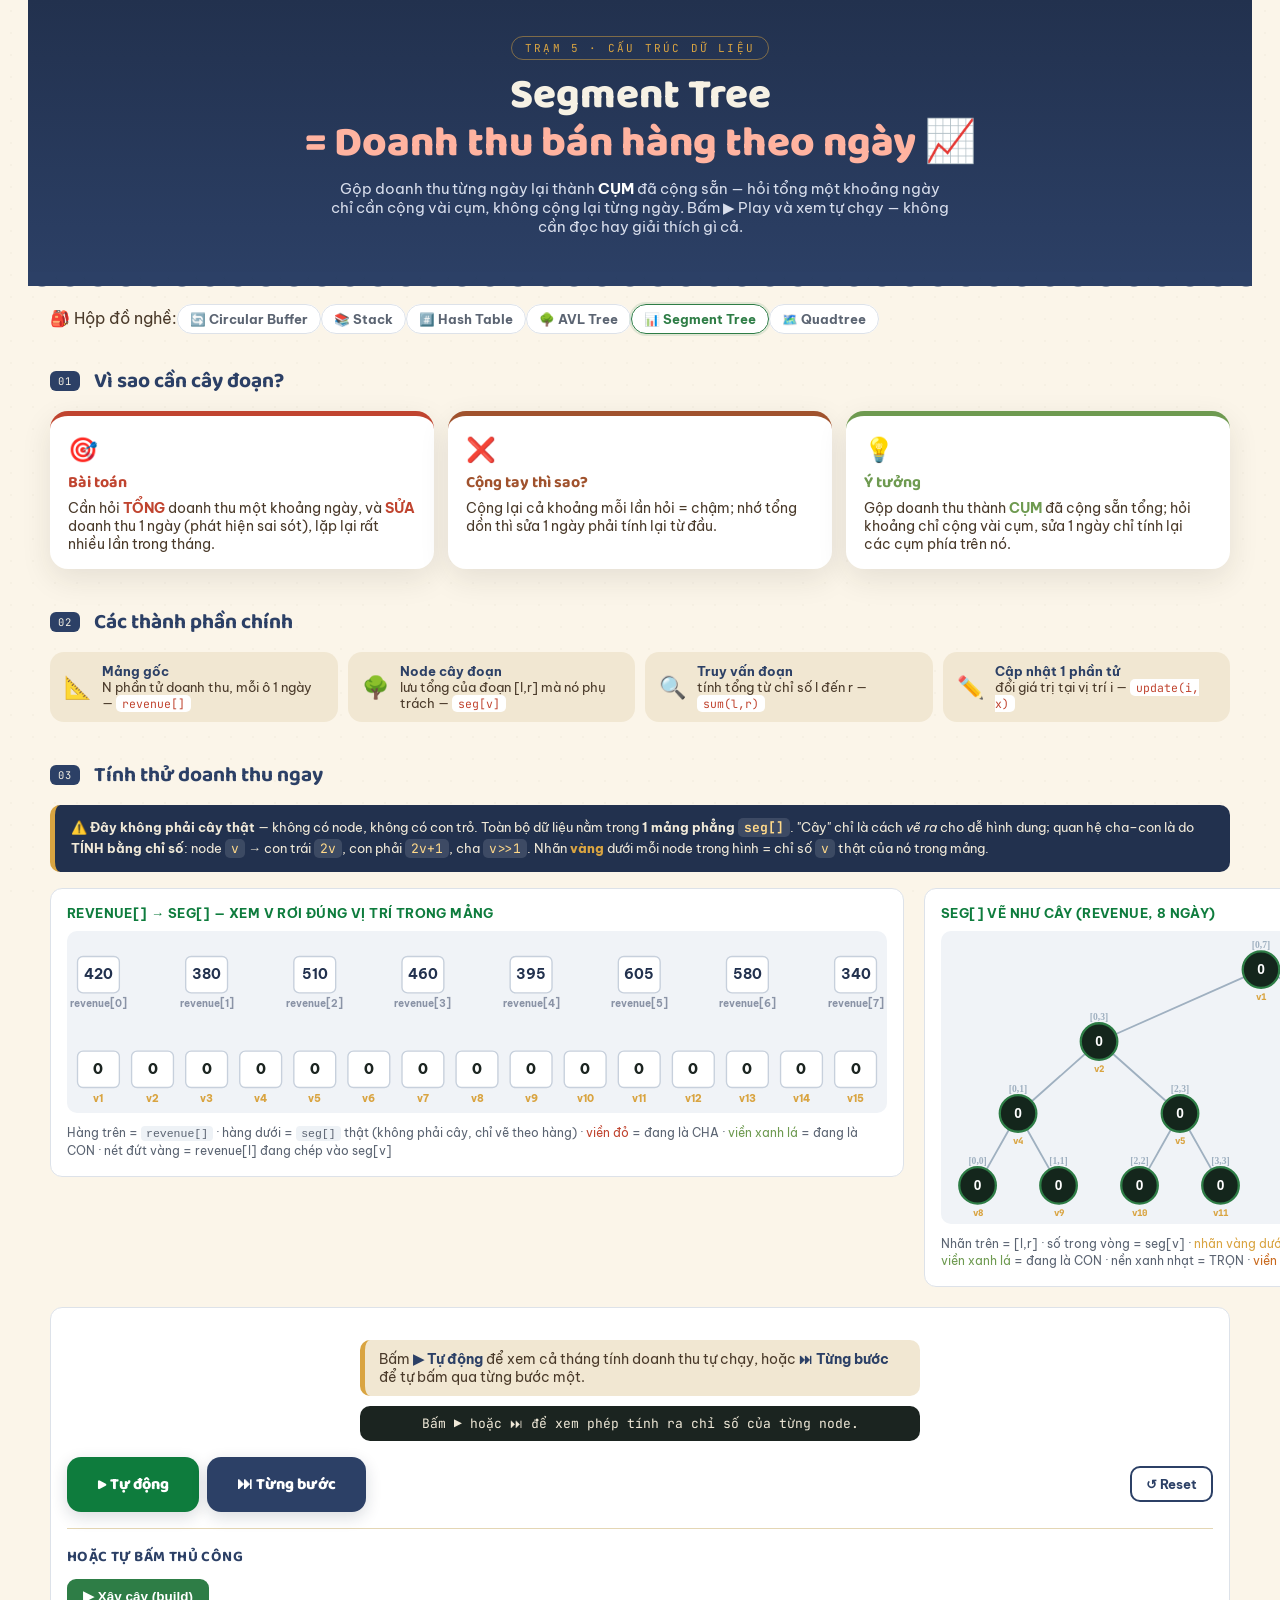
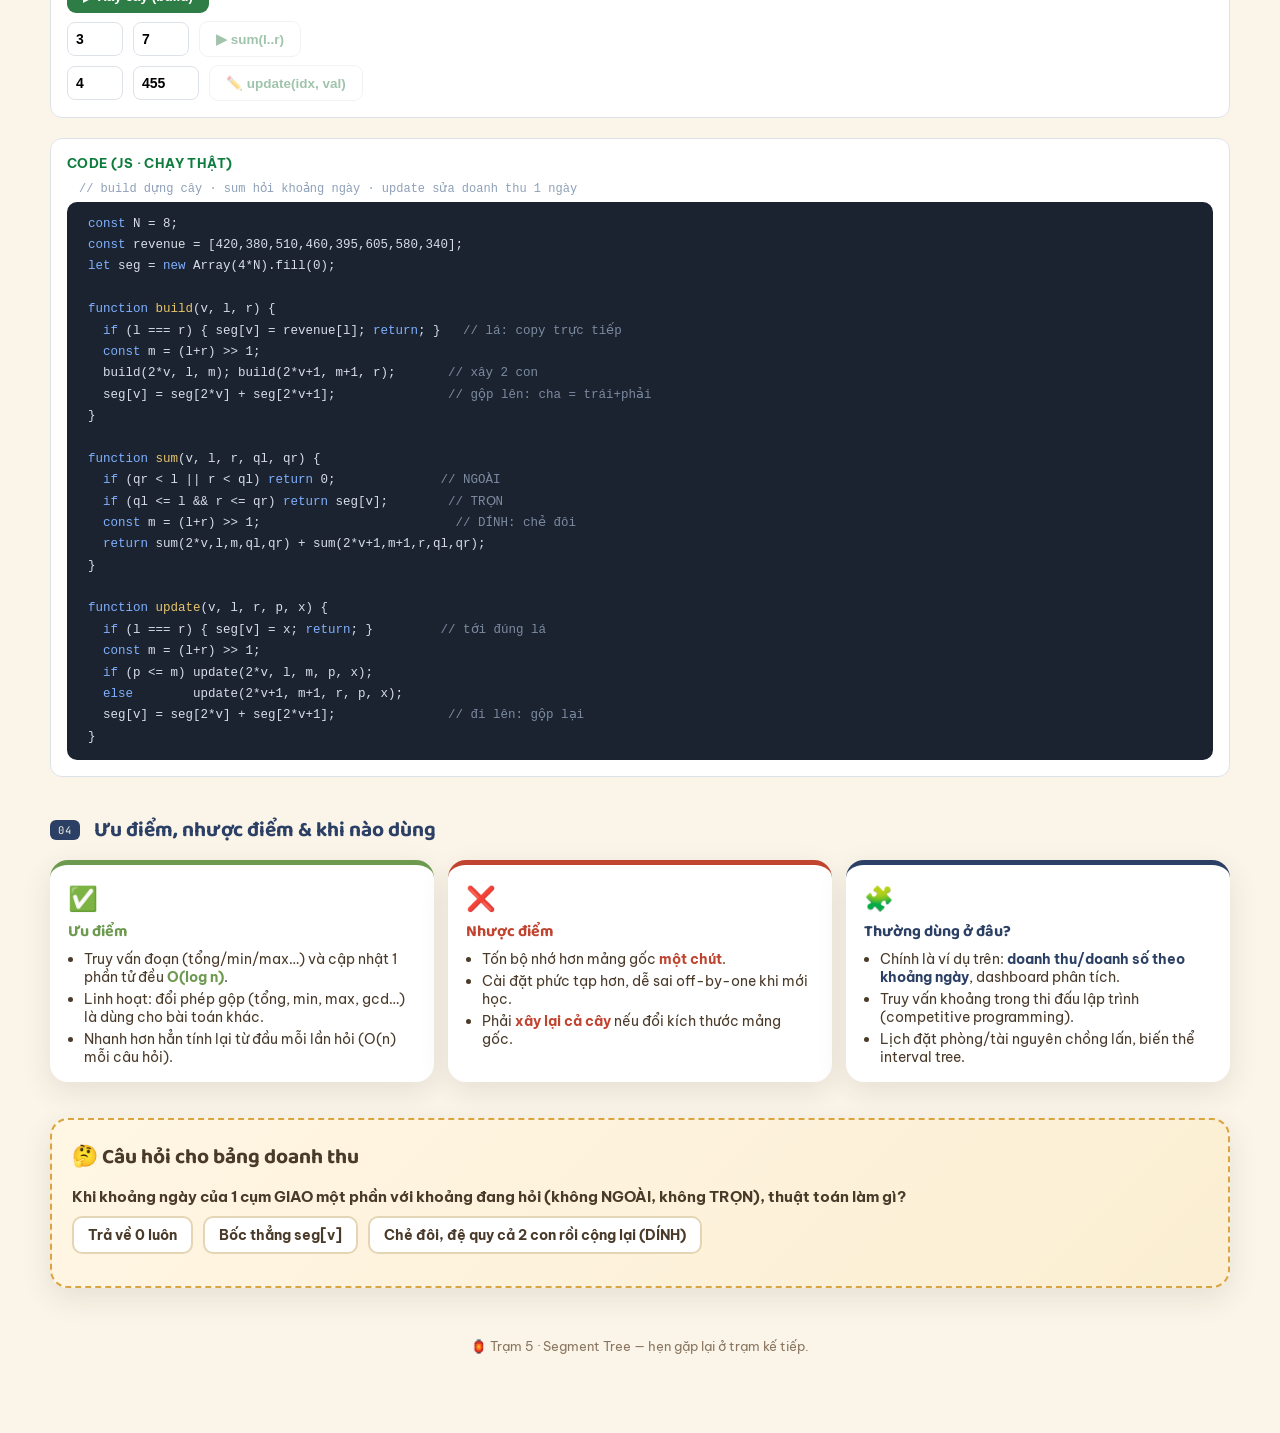
<file: station-5-segment.html>
<!DOCTYPE html>
<html lang="vi">
<head>
<meta charset="UTF-8">
<meta name="viewport" content="width=device-width, initial-scale=1.0">
<title>Trạm 5 · Segment Tree · Doanh Thu Cửa Hàng</title>
<link rel="stylesheet" href="style.css">
<link rel="preconnect" href="https://fonts.googleapis.com">
<link rel="preconnect" href="https://fonts.gstatic.com" crossorigin>
<link href="https://fonts.googleapis.com/css2?family=Baloo+2:wght@500;700;800&family=Be+Vietnam+Pro:ital,wght@0,400;0,500;0,600;0,700;1,400&family=JetBrains+Mono:wght@400;700&display=swap" rel="stylesheet">
<style>
  :root{
    --rice:#FBF5E9; --tatami:#F1E7D2; --nori:#1B2420;
    --indigo:#2C4066; --indigo-deep:#22314E;
    --salmon:#EE6F57; --wasabi:#6E9A50; --wasabi-soft:#E4EED9;
    --soy:#4A3A2A; --soy-light:#8A7660;
    --lacquer:#C0442F; --gold:#D9A441;
    --accent:#0E7C3D;
    --radius:18px; --shadow:0 10px 30px rgba(43,38,28,.10);
  }
  body{font-family:'Be Vietnam Pro',sans-serif;background:var(--rice);color:var(--soy);}
  body::before{
    content:"";position:fixed;inset:0;pointer-events:none;opacity:.5;z-index:0;
    background-image:radial-gradient(rgba(74,58,42,.05) 1px, transparent 1px);background-size:22px 22px;
  }
  .k-wrap{position:relative;z-index:1;max-width:1180px;margin:0 auto 40px;}

  .k-noren{position:relative;margin:-20px -22px 22px;background:linear-gradient(180deg,var(--indigo-deep),var(--indigo));color:#F6F1E4;padding:36px 20px 50px;text-align:center;}
  .k-noren::after{content:"";position:absolute;left:0;right:0;bottom:-14px;height:28px;
    background-image:radial-gradient(circle at 14px 0, var(--indigo) 14px, transparent 15px);background-size:28px 28px;background-repeat:repeat-x;}
  .k-eyebrow{display:inline-block;font-family:'JetBrains Mono',monospace;font-size:11px;letter-spacing:.2em;text-transform:uppercase;color:var(--gold);
    border:1px solid rgba(217,164,65,.5);border-radius:999px;padding:4px 13px;margin-bottom:12px;}
  .k-noren h1{font-family:'Baloo 2',cursive;font-weight:800;font-size:clamp(26px,4vw,42px);line-height:1.15;}
  .k-noren h1 .accent{color:#FFB3A0;}
  .k-noren .sub2{max-width:620px;margin:10px auto 0;color:#D8DEEC;font-size:14.5px;}
  .k-noren .sub2 b{color:#fff;}

  #toolbox{margin:18px 0 0;}

  .k-h2{font-family:'Baloo 2',cursive;font-weight:700;font-size:21px;color:var(--indigo);display:flex;align-items:center;gap:9px;margin:0 0 13px;}
  .k-h2 .tag{font-family:'JetBrains Mono',monospace;font-size:10.5px;font-weight:400;background:var(--indigo);color:#F6F1E4;border-radius:6px;padding:3px 8px;letter-spacing:.08em;}
  .k-section{margin-top:36px;}

  .k-menu{display:grid;grid-template-columns:repeat(3,1fr);gap:14px;}
  @media(max-width:900px){.k-menu{grid-template-columns:1fr;}}
  .dish{background:#fff;border-radius:var(--radius);padding:18px 18px 16px;box-shadow:var(--shadow);border-top:5px solid var(--card-c,var(--indigo));}
  .dish .ic{font-size:24px;}
  .dish h3{font-family:'Baloo 2',cursive;font-size:16px;margin:6px 0 4px;color:var(--card-c,var(--indigo));}
  .dish p{font-size:13.5px;color:var(--soy);margin:0;}
  .dish p b{color:var(--card-c);}
  .dish.problem{--card-c:var(--lacquer);}
  .dish.bad{--card-c:#A0522D;}
  .dish.idea{--card-c:var(--wasabi);}
  .dish.usecase{--card-c:var(--indigo);}
  .dish ul{margin:6px 0 0 16px;padding:0;font-size:13.5px;color:var(--soy);}
  .dish li{margin-bottom:4px;}
  .dish li:last-child{margin-bottom:0;}
  .dish li b{color:var(--card-c);}

  .k-map{display:grid;grid-template-columns:repeat(auto-fit,minmax(190px,1fr));gap:10px;margin-top:6px;}
  .k-chip{background:var(--tatami);border-radius:14px;padding:11px 14px;display:flex;align-items:center;gap:11px;}
  .k-chip .em{font-size:22px;}
  .k-chip .t{font-size:12.5px;}
  .k-chip .t b{display:block;color:var(--indigo);font-size:13px;}
  .k-chip .t code{font-family:'JetBrains Mono',monospace;background:#fff;border-radius:5px;padding:1px 6px;font-size:11.5px;color:var(--lacquer);}

  .k-main{display:grid;grid-template-columns:440px 1fr;gap:20px;align-items:start;}
  @media(max-width:980px){.k-main{grid-template-columns:1fr;}}

  .k-avt{display:grid;grid-template-columns:1fr 1fr;gap:20px;align-items:start;margin-bottom:20px;}
  @media(max-width:980px){.k-avt{grid-template-columns:1fr;}}

  .tray{background:var(--nori);border-radius:var(--radius);box-shadow:var(--shadow);overflow:hidden;}
  .tray .bar{display:flex;align-items:center;gap:8px;background:#121a17;padding:11px 15px;font-family:'JetBrains Mono',monospace;font-size:11.5px;color:#9FB8A8;letter-spacing:.06em;}
  .tray .bar .dot{width:9px;height:9px;border-radius:50%;}
  .tray .code{background:transparent;padding:14px 18px 20px;font-family:'JetBrains Mono',monospace;font-size:12.5px;line-height:1.7;}
  .tray .cl{color:#E9EFE8;}
  .tray .cl .kw{color:#F2A7B3;} .tray .cl .fn{color:#F5C97B;} .tray .cl .cm{color:#7E9488;font-style:italic;} .tray .cl .st{color:#A8D5A2;}
  .tray .cl.hl{background:#324237;border-left-color:var(--gold);}
  .tray .code-title{color:#8ea0b8;}

  .idxnote{background:#22314E;color:#F0E9D8;border-left:5px solid var(--gold);border-radius:10px;padding:12px 16px;font-size:13px;line-height:1.6;margin-bottom:16px;}
  .idxnote code{font-family:'JetBrains Mono',monospace;background:rgba(255,255,255,.12);border-radius:5px;padding:1px 6px;color:#FFD98A;}
  .node.hp circle{stroke:var(--lacquer);stroke-width:4;fill:#3A1712;}
  .node.hc circle{stroke:var(--wasabi);stroke-width:4;fill:#16321F;}
  .svg-scroll{overflow-x:auto;}
  #svgArr{width:820px;max-width:none;height:182px;}
  #svg{width:640px;max-width:none;height:293px;}
  .node text.idx{fill:var(--gold);font:800 10px 'JetBrains Mono',monospace;text-anchor:middle;}

  .ticker{margin:16px auto 0;max-width:560px;background:var(--tatami);border-left:5px solid var(--gold);border-radius:10px;padding:10px 14px;font-size:13.5px;min-height:20px;}
  .ticker b{color:var(--indigo);}
  .formula{margin:10px auto 0;max-width:560px;background:var(--nori);color:#F0E9D8;border-radius:10px;padding:9px 14px;font-family:'JetBrains Mono',monospace;font-size:13px;min-height:18px;text-align:center;}
  .formula b{color:var(--gold);}

  .k-controls{display:flex;flex-wrap:wrap;gap:9px;justify-content:space-between;align-items:center;margin-top:16px;}
  .k-controls .play-btn{font-family:'Baloo 2',cursive;}
  .k-side{display:flex;gap:8px;}
  .k-side button{font-family:'Be Vietnam Pro',sans-serif;background:#fff;color:var(--indigo);border:2px solid var(--indigo);box-shadow:none;border-radius:10px;padding:8px 14px;font-size:12.5px;font-weight:700;}
  .k-side button:hover{background:var(--indigo);color:#fff;}

  .k-quiz{background:linear-gradient(135deg,#FFF6E4,#FBEED2);border:2px dashed var(--gold);border-radius:var(--radius);padding:20px;box-shadow:var(--shadow);}
  .k-quiz .q{font-size:15px;margin-bottom:12px;font-weight:700;color:var(--soy);}
  .k-quiz button{background:#fff;color:var(--soy);border:2px solid #E4D6B4;font-family:'Be Vietnam Pro',sans-serif;font-weight:700;border-radius:10px;padding:8px 14px;}
  .k-quiz .fb{border-radius:12px;padding:12px 15px;font-size:13.5px;background:#fff;border-left:5px solid var(--wasabi);}
  .k-quiz .fb.no{border-left-color:var(--lacquer);}

  footer.k-footer{margin-top:50px;text-align:center;font-size:12.5px;color:var(--soy-light);}
</style>
</head>
<body>
<div class="k-wrap">

  <div class="k-noren">
    <div class="k-eyebrow">Trạm 5 · Cấu trúc dữ liệu</div>
    <h1>Segment Tree<br><span class="accent">= Doanh thu bán hàng theo ngày 📈</span></h1>
    <p class="sub2">Gộp doanh thu từng ngày lại thành <b>CỤM</b> đã cộng sẵn — hỏi tổng một khoảng ngày chỉ cần cộng vài cụm, không cộng lại từng ngày. Bấm ▶ Play và xem tự chạy — không cần đọc hay giải thích gì cả.</p>
  </div>

  <div id="toolbox"></div>

  <section class="k-section">
    <h2 class="k-h2"><span class="tag">01</span> Vì sao cần cây đoạn?</h2>
    <div class="k-menu">
      <div class="dish problem">
        <div class="ic">🎯</div>
        <h3>Bài toán</h3>
        <p>Cần hỏi <b>TỔNG</b> doanh thu một khoảng ngày, và <b>SỬA</b> doanh thu 1 ngày (phát hiện sai sót), lặp lại rất nhiều lần trong tháng.</p>
      </div>
      <div class="dish bad">
        <div class="ic">❌</div>
        <h3>Cộng tay thì sao?</h3>
        <p>Cộng lại cả khoảng mỗi lần hỏi = chậm; nhớ tổng dồn thì sửa 1 ngày phải tính lại từ đầu.</p>
      </div>
      <div class="dish idea">
        <div class="ic">💡</div>
        <h3>Ý tưởng</h3>
        <p>Gộp doanh thu thành <b>CỤM</b> đã cộng sẵn tổng; hỏi khoảng chỉ cộng vài cụm, sửa 1 ngày chỉ tính lại các cụm phía trên nó.</p>
      </div>
    </div>
  </section>

  <section class="k-section">
    <h2 class="k-h2"><span class="tag">02</span> Các thành phần chính</h2>
    <div class="k-map">
      <div class="k-chip"><span class="em">📐</span><div class="t"><b>Mảng gốc</b>N phần tử doanh thu, mỗi ô 1 ngày — <code>revenue[]</code></div></div>
      <div class="k-chip"><span class="em">🌳</span><div class="t"><b>Node cây đoạn</b>lưu tổng của đoạn [l,r] mà nó phụ trách — <code>seg[v]</code></div></div>
      <div class="k-chip"><span class="em">🔍</span><div class="t"><b>Truy vấn đoạn</b>tính tổng từ chỉ số l đến r — <code>sum(l,r)</code></div></div>
      <div class="k-chip"><span class="em">✏️</span><div class="t"><b>Cập nhật 1 phần tử</b>đổi giá trị tại vị trí i — <code>update(i, x)</code></div></div>
    </div>
  </section>

  <section class="k-section">
    <h2 class="k-h2"><span class="tag">03</span> Tính thử doanh thu ngay</h2>

    <div class="idxnote">⚠️ <b>Đây không phải cây thật</b> — không có node, không có con trỏ. Toàn bộ dữ liệu nằm trong <b>1 mảng phẳng <code>seg[]</code></b>. "Cây" chỉ là cách <i>vẽ ra</i> cho dễ hình dung; quan hệ cha–con là do <b>TÍNH bằng chỉ số</b>: node <code>v</code> → con trái <code>2v</code>, con phải <code>2v+1</code>, cha <code>v&gt;&gt;1</code>. Nhãn <span style="color:var(--gold);font-weight:800">vàng</span> dưới mỗi node trong hình = chỉ số <code>v</code> thật của nó trong mảng.</div>

    <div class="k-avt">
      <div class="card">
        <h3>revenue[] → seg[] — xem v rơi đúng vị trí trong mảng</h3>
        <div class="svg-scroll"><svg id="svgArr" viewBox="0 0 900 200" preserveAspectRatio="xMidYMid meet"></svg></div>
        <div class="legend">Hàng trên = <code>revenue[]</code> · hàng dưới = <code>seg[]</code> thật (không phải cây, chỉ vẽ theo hàng) · <span style="color:var(--lacquer)">viền đỏ</span> = đang là CHA · <span style="color:var(--wasabi)">viền xanh lá</span> = đang là CON · nét đứt vàng = revenue[l] đang chép vào seg[v]</div>
      </div>
      <div class="card">
        <h3>seg[] vẽ như cây (revenue, 8 ngày)</h3>
        <div class="svg-scroll"><svg id="svg" viewBox="0 0 700 320" preserveAspectRatio="xMidYMid meet"></svg></div>
        <div class="legend">Nhãn trên = [l,r] · số trong vòng = seg[v] · <span style="color:var(--gold)">nhãn vàng dưới</span> = chỉ số v trong mảng · <span style="color:var(--lacquer)">viền đỏ</span> = đang là CHA · <span style="color:var(--wasabi)">viền xanh lá</span> = đang là CON · nền xanh nhạt = TRỌN · <span style="color:var(--amber)">viền cam</span> = DÍNH · mờ = NGOÀI</div>
      </div>
    </div>

    <div class="card" style="margin-bottom:20px;">
      <div class="ticker" id="narr">Bấm <b>▶ Tự động</b> để xem cả tháng tính doanh thu tự chạy, hoặc <b>⏭ Từng bước</b> để tự bấm qua từng bước một.</div>
      <div class="formula" id="idxFormula">Bấm ▶ hoặc ⏭ để xem phép tính ra chỉ số của từng node.</div>
      <div class="k-controls">
        <div class="row" style="gap:8px">
          <button class="play-btn" id="bPlay">▶ Tự động</button>
          <button class="play-btn" id="bStep" style="background:var(--indigo)">⏭ Từng bước</button>
        </div>
        <div class="k-side"><button id="bReset">↺ Reset</button></div>
      </div>
      <hr style="border:none;border-top:1px solid #E4D6B4;margin:16px 0;">
      <h3 style="font-family:'Baloo 2',cursive;font-size:15px;color:var(--indigo);margin:0 0 10px;">Hoặc tự bấm thủ công</h3>
      <div class="row" style="margin-bottom:8px">
        <button id="bBuild">▶ Xây cây (build)</button>
      </div>
      <div class="row" style="margin-bottom:8px">
        <input type="number" id="sumL" value="3" min="0" max="7" style="width:56px;">
        <input type="number" id="sumR" value="7" min="0" max="7" style="width:56px;">
        <button id="bSum" class="ghost" disabled>▶ sum(l..r)</button>
      </div>
      <div class="row">
        <input type="number" id="updIdx" value="4" min="0" max="7" style="width:56px;">
        <input type="number" id="updVal" value="455" min="0" max="2000" style="width:66px;">
        <button id="bUpdate" class="ghost" disabled>✏️ update(idx, val)</button>
      </div>
    </div>

    <div class="card"><h3>Code (JS · chạy thật)</h3>
      <div class="code-title">// build dựng cây · sum hỏi khoảng ngày · update sửa doanh thu 1 ngày</div>
      <div class="code" id="code"></div>
    </div>
  </section>

  <section class="k-section">
    <h2 class="k-h2"><span class="tag">04</span> Ưu điểm, nhược điểm & khi nào dùng</h2>
    <div class="k-menu">
      <div class="dish idea">
        <div class="ic">✅</div>
        <h3>Ưu điểm</h3>
        <ul>
          <li>Truy vấn đoạn (tổng/min/max…) và cập nhật 1 phần tử đều <b>O(log n)</b>.</li>
          <li>Linh hoạt: đổi phép gộp (tổng, min, max, gcd…) là dùng cho bài toán khác.</li>
          <li>Nhanh hơn hẳn tính lại từ đầu mỗi lần hỏi (O(n) mỗi câu hỏi).</li>
        </ul>
      </div>
      <div class="dish problem">
        <div class="ic">❌</div>
        <h3>Nhược điểm</h3>
        <ul>
          <li>Tốn bộ nhớ hơn mảng gốc <b>một chút</b>.</li>
          <li>Cài đặt phức tạp hơn, dễ sai off-by-one khi mới học.</li>
          <li>Phải <b>xây lại cả cây</b> nếu đổi kích thước mảng gốc.</li>
        </ul>
      </div>
      <div class="dish usecase">
        <div class="ic">🧩</div>
        <h3>Thường dùng ở đâu?</h3>
        <ul>
          <li>Chính là ví dụ trên: <b>doanh thu/doanh số theo khoảng ngày</b>, dashboard phân tích.</li>
          <li>Truy vấn khoảng trong thi đấu lập trình (competitive programming).</li>
          <li>Lịch đặt phòng/tài nguyên chồng lấn, biến thể interval tree.</li>
        </ul>
      </div>
    </div>
  </section>

  <section class="k-section">
    <div class="k-quiz">
      <h2 class="k-h2" style="color:var(--soy)">🤔 Câu hỏi cho bảng doanh thu</h2>
      <div class="q" id="quiz">Khi khoảng ngày của 1 cụm GIAO một phần với khoảng đang hỏi (không NGOÀI, không TRỌN), thuật toán làm gì?
        <div class="row" style="margin-top:10px">
          <button data-a="zero">Trả về 0 luôn</button>
          <button data-a="grab">Bốc thẳng seg[v]</button>
          <button data-a="split">Chẻ đôi, đệ quy cả 2 con rồi cộng lại (DÍNH)</button>
        </div>
        <div class="fb" id="quizFb"></div>
      </div>
    </div>
  </section>

  <footer class="k-footer">🏮 Trạm 5 · Segment Tree — hẹn gặp lại ở trạm kế tiếp.</footer>
</div>

<script src="common.js"></script>
<script>
(function(){
const {$, nap, hl, narrate, renderCode, renderToolbox, initQuiz, svg:SVG} = CL;
renderToolbox('segment');

const CODE=[
 ['<span class="kw">const</span> N = 8;'],
 ['<span class="kw">const</span> revenue = [420,380,510,460,395,605,580,340];'],
 ['<span class="kw">let</span> seg = <span class="kw">new</span> Array(4*N).fill(0);'],
 [''],
 ['<span class="kw">function</span> <span class="fn">build</span>(v, l, r) {'],
 ['  <span class="kw">if</span> (l === r) { seg[v] = revenue[l]; <span class="kw">return</span>; }   <span class="cm">// lá: copy trực tiếp</span>'],
 ['  <span class="kw">const</span> m = (l+r) &gt;&gt; 1;'],
 ['  build(2*v, l, m); build(2*v+1, m+1, r);       <span class="cm">// xây 2 con</span>'],
 ['  seg[v] = seg[2*v] + seg[2*v+1];               <span class="cm">// gộp lên: cha = trái+phải</span>'],
 ['}'],
 [''],
 ['<span class="kw">function</span> <span class="fn">sum</span>(v, l, r, ql, qr) {'],
 ['  <span class="kw">if</span> (qr &lt; l || r &lt; ql) <span class="kw">return</span> 0;              <span class="cm">// NGOÀI</span>'],
 ['  <span class="kw">if</span> (ql &lt;= l &amp;&amp; r &lt;= qr) <span class="kw">return</span> seg[v];        <span class="cm">// TRỌN</span>'],
 ['  <span class="kw">const</span> m = (l+r) &gt;&gt; 1;                          <span class="cm">// DÍNH: chẻ đôi</span>'],
 ['  <span class="kw">return</span> sum(2*v,l,m,ql,qr) + sum(2*v+1,m+1,r,ql,qr);'],
 ['}'],
 [''],
 ['<span class="kw">function</span> <span class="fn">update</span>(v, l, r, p, x) {'],
 ['  <span class="kw">if</span> (l === r) { seg[v] = x; <span class="kw">return</span>; }         <span class="cm">// tới đúng lá</span>'],
 ['  <span class="kw">const</span> m = (l+r) &gt;&gt; 1;'],
 ['  <span class="kw">if</span> (p &lt;= m) update(2*v, l, m, p, x);'],
 ['  <span class="kw">else</span>        update(2*v+1, m+1, r, p, x);'],
 ['  seg[v] = seg[2*v] + seg[2*v+1];               <span class="cm">// đi lên: gộp lại</span>'],
 ['}'],
];
renderCode('code', CODE);
const L={buildSig:4, buildLeaf:5, buildMid:6, buildRecurse:7, buildMerge:8,
         sumSig:11, sumOutside:12, sumFull:13, sumMid:14, sumRecurse:15,
         updSig:18, updLeaf:19, updMid:20, updGo:21, updMerge:23};

const N=8, revenue=[420,380,510,460,395,605,580,340];
let seg = new Array(4*N).fill(0);
let curV=null, caseOf={}, busy=false, built=false;
let hiParent=null, hiChildren=[];

const pos={};
let maxDepth=0;
(function initPos(){
  function rec(v,l,r,depth){
    maxDepth=Math.max(maxDepth,depth);
    if(l===r){ pos[v]={l,r,depth,x:l}; return l; }
    const m=(l+r)>>1;
    const xl=rec(2*v,l,m,depth+1), xr=rec(2*v+1,m+1,r,depth+1);
    const x=(xl+xr)/2; pos[v]={l,r,depth,x}; return x;
  }
  rec(1,0,N-1,0);
})();
const W=700,H=320,padX=40,padY=42;
const dx=(W-2*padX)/(N-1), dy=maxDepth>0?(H-2*padY)/maxDepth:0;
const px=v=>padX+pos[v].x*dx, py=v=>padY+pos[v].depth*dy;

/* flat-array view: seg[] drawn as an actual row of boxes (heap-style),
   arcs show v -> 2v/2v+1 landing at real positions, no tree shape at all */
const order=Object.keys(pos).map(Number).sort((a,b)=>a-b);
const orderPos={}; order.forEach((v,i)=>orderPos[v]=i);
const AW=900, APAD=34, revStepX=(AW-2*APAD)/(N-1), segStepX=order.length>1?(AW-2*APAD)/(order.length-1):0;
const revX=i=>APAD+i*revStepX, segX=v=>APAD+orderPos[v]*segStepX;
const revY=48, segY=152, abw=46, abh=40;

function drawArray(){
  const el=$('svgArr'); if(!el) return; el.innerHTML='';

  revenue.forEach((val,i)=>{
    const isActiveLeaf = curV!==null && pos[curV] && pos[curV].l===pos[curV].r && pos[curV].l===i;
    const g=SVG('g',{transform:'translate('+revX(i)+','+revY+')'});
    g.appendChild(SVG('rect',{x:-abw/2,y:-abh/2,width:abw,height:abh,rx:6,
      fill:isActiveLeaf?'#FFF3D6':'#fff', stroke:isActiveLeaf?'var(--gold)':'#C7D0DC','stroke-width':isActiveLeaf?3:1.5}));
    const t=SVG('text',{x:0,y:5,'text-anchor':'middle','font-size':15,'font-weight':700,fill:'#22314E'}); t.textContent=val; g.appendChild(t);
    const lbl=SVG('text',{x:0,y:abh/2+16,'text-anchor':'middle','font-size':11,'font-weight':700,fill:'#8A93A6'}); lbl.textContent='revenue['+i+']'; g.appendChild(lbl);
    el.appendChild(g);
  });

  if(curV!==null && pos[curV] && pos[curV].l===pos[curV].r){
    const l=pos[curV].l;
    el.appendChild(SVG('line',{x1:revX(l),y1:revY+abh/2,x2:segX(curV),y2:segY-abh/2,
      stroke:'var(--gold)','stroke-width':2,'stroke-dasharray':'4 3'}));
  }

  order.forEach(v=>{
    const kase=caseOf[v], isCur=v===curV, isParent=v===hiParent, isChild=hiChildren.includes(v);
    let fill='#fff', stroke='#C7D0DC', sw=1.5;
    if(kase==='full') fill='#BFE8C6';
    if(isParent){ fill='#FBE1DC'; stroke='var(--lacquer)'; sw=3.5; }
    else if(isChild){ fill='var(--wasabi-soft)'; stroke='var(--wasabi)'; sw=3.5; }
    else if(kase==='part'){ stroke='var(--amber)'; sw=3; }
    else if(isCur){ stroke='#5AA0FF'; sw=3; }
    const opacity=kase==='out'?0.35:1;
    const g=SVG('g',{transform:'translate('+segX(v)+','+segY+')', style:'opacity:'+opacity});
    g.appendChild(SVG('rect',{x:-abw/2,y:-abh/2,width:abw,height:abh,rx:6,fill,stroke,'stroke-width':sw}));
    const t=SVG('text',{x:0,y:5,'text-anchor':'middle','font-size':15,'font-weight':800,fill:'#1B2420'}); t.textContent=seg[v]; g.appendChild(t);
    const lbl=SVG('text',{x:0,y:abh/2+16,'text-anchor':'middle','font-size':11.5,'font-weight':800,fill:'var(--gold)'}); lbl.textContent='v'+v; g.appendChild(lbl);
    el.appendChild(g);
  });
}

function drawTech(){
  const el=$('svg'); if(!el) return; el.innerHTML='';
  Object.keys(pos).map(Number).forEach(v=>{
    const c1=2*v, c2=2*v+1;
    [c1,c2].forEach(c=>{ if(pos[c]){ el.appendChild(SVG('line',{class:'edge',x1:px(v),y1:py(v),x2:px(c),y2:py(c)})); } });
  });
  Object.keys(pos).map(Number).forEach(v=>{
    const kase=caseOf[v], isParent=v===hiParent, isChild=hiChildren.includes(v);
    let cls='node';
    if(isParent) cls+=' hp'; else if(isChild) cls+=' hc'; else if(v===curV) cls+=' cur';
    if(kase==='full') cls+=' flash'; if(kase==='part') cls+=' rot';
    const opacity = kase==='out' ? 0.35 : 1;
    const g=SVG('g',{class:cls, transform:'translate('+px(v)+','+py(v)+')', style:'opacity:'+opacity});
    g.appendChild(SVG('circle',{r:20}));
    const t=SVG('text',{}); t.textContent=seg[v]; g.appendChild(t);
    const rg=SVG('text',{class:'h', y:-27}); rg.textContent='['+pos[v].l+','+pos[v].r+']'; g.appendChild(rg);
    const iv=SVG('text',{class:'idx', y:30}); iv.textContent='v'+v; g.appendChild(iv);
    el.appendChild(g);
  });
}
function drawFormula(){
  const el=$('idxFormula'); if(!el) return;
  if(curV===null || !pos[curV]){ el.innerHTML='Bấm ▶ hoặc ⏭ để xem phép tính ra chỉ số của từng node.'; return; }
  const v=curV, isLeaf=(pos[v].l===pos[v].r), parent=v>>1;
  if(isLeaf){
    el.innerHTML = 'v = <b>'+v+'</b> → là LÁ, hết chia được nữa &nbsp;|&nbsp; cha = v&gt;&gt;1 = '+v+'&gt;&gt;1 = <b>'+parent+'</b>';
  } else {
    el.innerHTML = 'v = <b>'+v+'</b> &nbsp;→&nbsp; trái = 2×v = 2×'+v+' = <b>'+(2*v)+'</b> &nbsp;·&nbsp; phải = 2×v+1 = 2×'+v+'+1 = <b>'+(2*v+1)+'</b>';
  }
}
function draw(){ drawArray(); drawTech(); drawFormula(); }
function lock(b){ busy=b; CL.lock(['bBuild','bSum','bUpdate','bReset','bPlay'], b); if(!b){ CL.lock(['bSum','bUpdate'], !built); } }
function resetState(){ seg=new Array(4*N).fill(0); caseOf={}; curV=null; hiParent=null; hiChildren=[]; built=false; draw(); hl(); CL.lock(['bSum','bUpdate'], true); }

/* ---- trace functions: walk the recursion and record ONE step per atomic
   action (arrive at node / compute mid / choose child / merge up) — used by
   BOTH auto-play and click-through step mode, so both see the same granularity.
   `ts` is a scratch copy of seg[] mutated as tracing goes, so later steps
   (e.g. a merge) know the correct child values even though the REAL seg[]
   array is only updated later, when each step is actually applied on screen. */
function traceBuild(steps, ts, v, l, r){
  steps.push({kind:'enter', v, l, r, hl:L.buildSig});
  if(l===r){
    ts[v]=revenue[l];
    steps.push({kind:'leaf', v, l, value:ts[v], hl:L.buildLeaf, narrate:'Doanh thu ngày '+l+': <b>$'+ts[v]+'</b>.'});
    return;
  }
  const m=(l+r)>>1;
  steps.push({kind:'mid', v, l, r, m, hl:L.buildMid});
  steps.push({kind:'recurse', v, hl:L.buildRecurse});
  traceBuild(steps, ts, 2*v, l, m);
  traceBuild(steps, ts, 2*v+1, m+1, r);
  ts[v]=ts[2*v]+ts[2*v+1];
  steps.push({kind:'merge', v, hl:L.buildMerge, value:ts[v], narrate:'Cụm gộp lại: ['+l+','+r+'] = $'+ts[2*v]+' + $'+ts[2*v+1]+' = <b>$'+ts[v]+'</b>.'});
}
function traceSum(steps, ts, v, l, r, ql, qr){
  steps.push({kind:'enter', v, l, r, hl:L.sumSig});
  if(qr<l || r<ql){
    steps.push({kind:'out', v, l, r, hl:L.sumOutside, caseKind:'out', narrate:'Ngày ['+l+'..'+r+'] <b>NGOÀI</b> khoảng đang hỏi → bỏ qua.'});
    return 0;
  }
  if(ql<=l && r<=qr){
    steps.push({kind:'full', v, l, r, hl:L.sumFull, caseKind:'full', narrate:'Cụm ['+l+'..'+r+'] <b style="color:var(--green)">TRỌN</b> trong khoảng hỏi → lấy nguyên cụm <b>$'+ts[v]+'</b>, khỏi cộng lại.'});
    return ts[v];
  }
  const m=(l+r)>>1;
  steps.push({kind:'mid', v, l, r, m, hl:L.sumMid, caseKind:'part'});
  steps.push({kind:'recurse', v, hl:L.sumRecurse, narrate:'Cụm ['+l+'..'+r+'] dính <b>MỘT PHẦN</b> khoảng đang hỏi — phải tách cụm ra xem từng nửa.'});
  const left=traceSum(steps, ts, 2*v, l, m, ql, qr);
  const right=traceSum(steps, ts, 2*v+1, m+1, r, ql, qr);
  steps.push({kind:'combine', v, narrate:'Cộng lại: $'+left+' + $'+right+' = <b>$'+(left+right)+'</b>.'});
  return left+right;
}
function traceUpdate(steps, ts, v, l, r, p, x){
  steps.push({kind:'enter', v, l, r, hl:L.updSig});
  if(l===r){
    ts[v]=x;
    steps.push({kind:'leaf', v, l, value:x, hl:L.updLeaf, narrate:'Tới ngày '+l+' → sửa doanh thu thành <b>$'+x+'</b>.'});
    return;
  }
  const m=(l+r)>>1;
  steps.push({kind:'mid', v, l, r, m, hl:L.updMid});
  const goLeft=(p<=m), child=goLeft?2*v:2*v+1;
  steps.push({kind:'go', v, child, hl:L.updGo, narrate:'Ngày '+p+' nằm bên '+(goLeft?'TRÁI':'PHẢI')+' → đi xuống nửa '+(goLeft?'trái':'phải')+'.'});
  traceUpdate(steps, ts, child, goLeft?l:m+1, goLeft?m:r, p, x);
  ts[v]=ts[2*v]+ts[2*v+1];
  steps.push({kind:'merge', v, hl:L.updMerge, value:ts[v], narrate:'Cụm lại: $'+ts[2*v]+' + $'+ts[2*v+1]+' = <b>$'+ts[v]+'</b>.'});
}

/* apply one recorded step to the real seg[]/caseOf/curV state and redraw */
function applyStep(step){
  if(step.kind==='narrate'){
    if(step.resetCase){ caseOf={}; curV=null; hiParent=null; hiChildren=[]; draw(); }
    narrate(typeof step.narrate==='function' ? step.narrate() : step.narrate);
    return;
  }
  if(step.kind==='buildDone'){ built=true; CL.lock(['bSum','bUpdate'], false); return; }
  hiParent=null; hiChildren=[];
  curV=step.v;
  if(step.hl!==undefined) hl(step.hl);
  if(step.caseKind) caseOf[step.v]=step.caseKind;
  if(step.kind==='leaf' || step.kind==='merge') seg[step.v]=step.value;
  if(step.kind==='mid' || step.kind==='recurse' || step.kind==='merge' || step.kind==='combine'){
    hiParent=step.v; hiChildren=[2*step.v, 2*step.v+1];
  } else if(step.kind==='go'){
    hiParent=step.v; hiChildren=[step.child];
  }
  draw();
  if(step.narrate) narrate(step.narrate);
}

const PACE={enter:140, leaf:320, mid:150, recurse:300, go:300, merge:320, combine:300, out:300, full:340};
async function playAuto(steps){
  for(const step of steps){
    applyStep(step);
    const p = step.pause!==undefined ? step.pause : (PACE[step.kind]!==undefined ? PACE[step.kind] : 250);
    if(p) await nap(p);
  }
}

function buildScenarioSteps(){
  const ts=new Array(4*N).fill(0);
  const steps=[];
  steps.push({kind:'narrate', narrate:'📊 Đầu tháng: cộng dồn doanh thu từng ngày thành các cụm…', pause:600});
  traceBuild(steps, ts, 1, 0, N-1);
  steps.push({kind:'buildDone'});
  steps.push({kind:'narrate', narrate:'✅ Gộp xong! Tổng doanh thu cả 8 ngày = <b>$'+ts[1]+'</b>.', pause:1200});
  steps.push({kind:'narrate', narrate:'🙋 Chủ quán hỏi: "Doanh thu từ ngày 3 tới ngày 7 là bao nhiêu?"', pause:900, resetCase:true});
  const sumResult = traceSum(steps, ts, 1, 0, N-1, 3, 7);
  steps.push({kind:'narrate', narrate:'💬 Trả lời ngay: <b>$'+sumResult+'</b> — chỉ cộng vài cụm, không cộng lại từng ngày!', pause:1500});
  steps.push({kind:'narrate', narrate:'✏️ Phát hiện sai sót: doanh thu ngày 4 phải là <b>$455</b>, không phải $395 (một khoản hoàn tiền bị trễ).', pause:900, resetCase:true});
  traceUpdate(steps, ts, 1, 0, N-1, 4, 455);
  steps.push({kind:'narrate', narrate:'Xong! Chỉ tính lại các cụm PHÍA TRÊN ngày 4 — không phải cộng lại cả tháng.', pause:0});
  return steps;
}

$('bReset').onclick=()=>{
  if(busy)return;
  stepMode=false; stepPos=0; scenarioSteps=[]; $('bStep').textContent='⏭ Từng bước'; $('bPlay').disabled=false;
  resetState(); narrate('Đã reset. Bấm ▶ Tự động hoặc ⏭ Từng bước.');
};

$('bPlay').onclick=async()=>{
  if(busy)return; lock(true); resetState();
  await playAuto(buildScenarioSteps());
  curV=null; hiParent=null; hiChildren=[]; draw();
  lock(false);
};

let stepMode=false, scenarioSteps=[], stepPos=0;
$('bStep').onclick=()=>{
  if(busy)return;
  if(!stepMode){
    stepMode=true; resetState(); $('bPlay').disabled=true;
    scenarioSteps=buildScenarioSteps(); stepPos=0;
  }
  if(stepPos>=scenarioSteps.length){
    stepMode=false; stepPos=0; $('bPlay').disabled=false; $('bStep').textContent='⏭ Từng bước';
    return;
  }
  applyStep(scenarioSteps[stepPos]); stepPos++;
  $('bStep').textContent = stepPos>=scenarioSteps.length ? '↺ Xong! Bấm để bắt đầu lại' : '⏭ Bước tiếp theo ('+stepPos+'/'+scenarioSteps.length+')';
};

$('bBuild').onclick=async()=>{
  if(busy)return; lock(true); seg=new Array(4*N).fill(0); caseOf={}; curV=null; hiParent=null; hiChildren=[]; draw();
  narrate('Xây cây từ mảng doanh thu — đệ quy xuống LÁ rồi GỘP ngược lên.'); await nap(500);
  const ts=new Array(4*N).fill(0), steps=[]; traceBuild(steps, ts, 1, 0, N-1);
  await playAuto(steps);
  curV=null; hiParent=null; hiChildren=[]; draw(); built=true;
  narrate('Xây xong! seg[1] (gốc) = tổng doanh thu cả tháng = <b>$'+seg[1]+'</b>.');
  lock(false);
};
$('bSum').onclick=async()=>{
  if(busy)return; lock(true); caseOf={}; curV=null; hiParent=null; hiChildren=[]; draw();
  let l=parseInt($('sumL').value,10), r=parseInt($('sumR').value,10);
  if(isNaN(l))l=0; if(isNaN(r))r=N-1;
  l=Math.max(0,Math.min(N-1,l)); r=Math.max(l,Math.min(N-1,r));
  narrate('Truy vấn <b>sum(revenue['+l+'..'+r+'])</b> — 3 ca: NGOÀI→0 · TRỌN→bốc seg[v] · DÍNH→chẻ đôi.'); await nap(500);
  const ts=seg.slice(), steps=[]; const result=traceSum(steps, ts, 1, 0, N-1, l, r);
  await playAuto(steps);
  curV=null; hiParent=null; hiChildren=[]; draw();
  narrate('Xong! <b>sum(revenue['+l+'..'+r+']) = $'+result+'</b>.');
  lock(false);
};
$('bUpdate').onclick=async()=>{
  if(busy)return; lock(true); caseOf={}; curV=null; hiParent=null; hiChildren=[]; draw();
  let idx=parseInt($('updIdx').value,10), val=parseInt($('updVal').value,10);
  if(isNaN(idx))idx=0; if(isNaN(val))val=0;
  idx=Math.max(0,Math.min(N-1,idx));
  narrate('update(revenue['+idx+'] = <b>$'+val+'</b>) — xuống tới lá rồi đi lên gộp lại, KHÔNG xây lại cả cây.'); await nap(500);
  const ts=seg.slice(), steps=[]; traceUpdate(steps, ts, 1, 0, N-1, idx, val);
  await playAuto(steps);
  curV=null; hiParent=null; hiChildren=[]; draw();
  narrate('Cập nhật xong — chỉ 1 đường từ gốc xuống lá rồi lên: O(log n).');
  lock(false);
};

initQuiz('quiz','segment',{
  zero:{ok:false,msg:'Sai — trả về 0 là ca NGOÀI, không phải DÍNH.'},
  grab:{ok:false,msg:'Sai — bốc thẳng seg[v] là ca TRỌN, không phải DÍNH.'},
  split:{ok:true,msg:'Đúng! Ca DÍNH (giao một phần) phải chẻ đôi, đệ quy cả 2 con rồi cộng kết quả lại.'}
});

draw();
})();
</script>
</body>
</html>
</file>
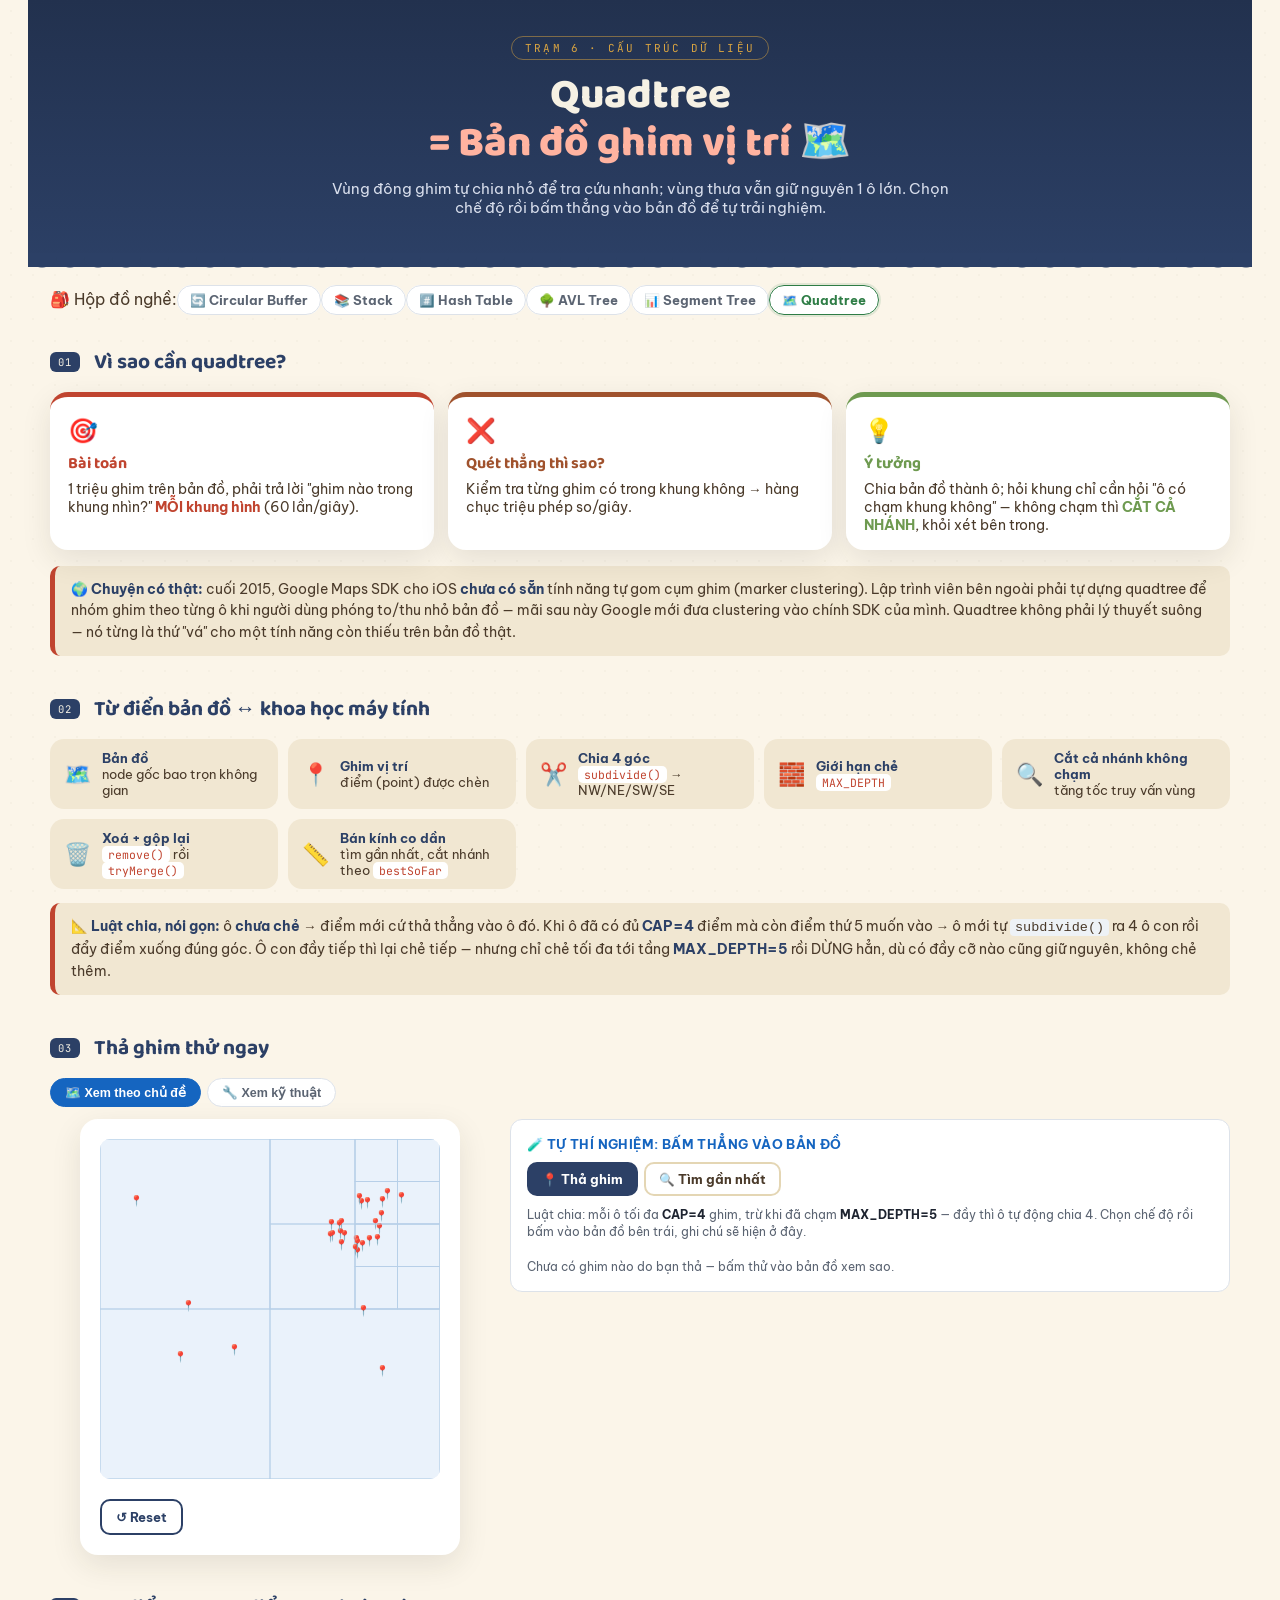
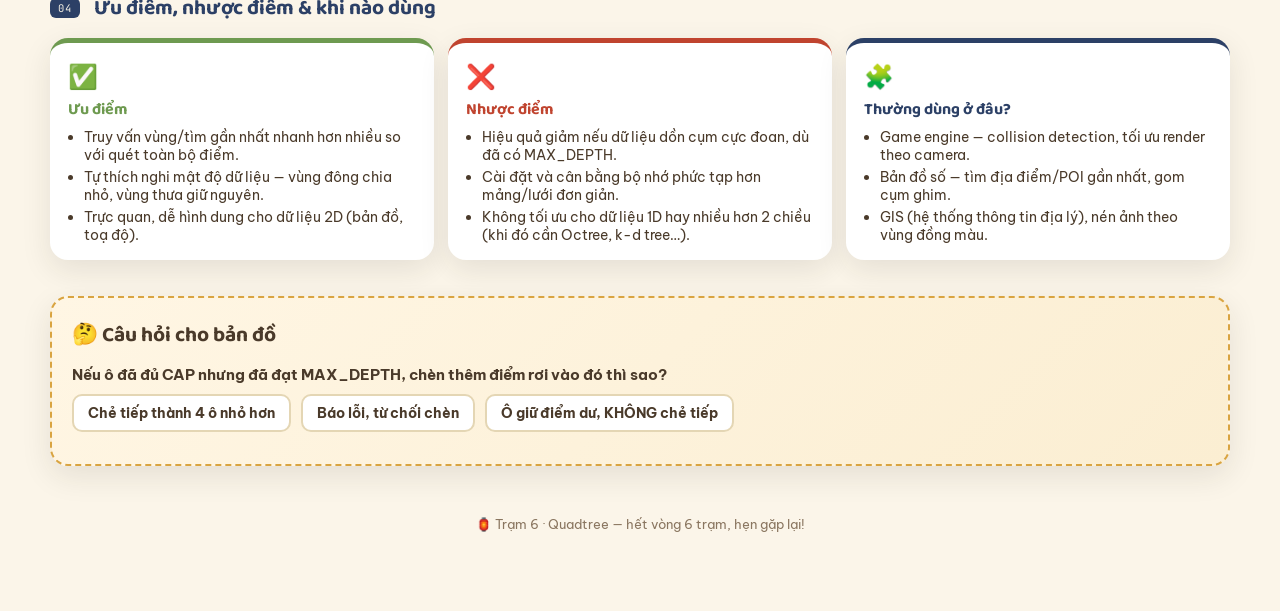
<file: station-6-quadtree.html>
<!DOCTYPE html>
<html lang="vi">
<head>
<meta charset="UTF-8">
<meta name="viewport" content="width=device-width, initial-scale=1.0">
<title>Trạm 6 · Quadtree · Bản đồ Ghim vị trí</title>
<link rel="stylesheet" href="style.css">
<link rel="preconnect" href="https://fonts.googleapis.com">
<link rel="preconnect" href="https://fonts.gstatic.com" crossorigin>
<link href="https://fonts.googleapis.com/css2?family=Baloo+2:wght@500;700;800&family=Be+Vietnam+Pro:ital,wght@0,400;0,500;0,600;0,700;1,400&family=JetBrains+Mono:wght@400;700&display=swap" rel="stylesheet">
<style>
  :root{
    --rice:#FBF5E9; --tatami:#F1E7D2; --nori:#1B2420;
    --indigo:#2C4066; --indigo-deep:#22314E;
    --salmon:#EE6F57; --wasabi:#6E9A50; --wasabi-soft:#E4EED9;
    --soy:#4A3A2A; --soy-light:#8A7660;
    --lacquer:#C0442F; --gold:#D9A441;
    --accent:#1565C0;
    --radius:18px; --shadow:0 10px 30px rgba(43,38,28,.10);
  }
  body{font-family:'Be Vietnam Pro',sans-serif;background:var(--rice);color:var(--soy);}
  body::before{
    content:"";position:fixed;inset:0;pointer-events:none;opacity:.5;z-index:0;
    background-image:radial-gradient(rgba(74,58,42,.05) 1px, transparent 1px);background-size:22px 22px;
  }
  .k-wrap{position:relative;z-index:1;max-width:1180px;margin:0 auto 40px;}

  .k-noren{position:relative;margin:-20px -22px 22px;background:linear-gradient(180deg,var(--indigo-deep),var(--indigo));color:#F6F1E4;padding:36px 20px 50px;text-align:center;}
  .k-noren::after{content:"";position:absolute;left:0;right:0;bottom:-14px;height:28px;
    background-image:radial-gradient(circle at 14px 0, var(--indigo) 14px, transparent 15px);background-size:28px 28px;background-repeat:repeat-x;}
  .k-eyebrow{display:inline-block;font-family:'JetBrains Mono',monospace;font-size:11px;letter-spacing:.2em;text-transform:uppercase;color:var(--gold);
    border:1px solid rgba(217,164,65,.5);border-radius:999px;padding:4px 13px;margin-bottom:12px;}
  .k-noren h1{font-family:'Baloo 2',cursive;font-weight:800;font-size:clamp(26px,4vw,42px);line-height:1.15;}
  .k-noren h1 .accent{color:#FFB3A0;}
  .k-noren .sub2{max-width:620px;margin:10px auto 0;color:#D8DEEC;font-size:14.5px;}
  .k-noren .sub2 b{color:#fff;}

  #toolbox{margin:18px 0 0;}

  .k-h2{font-family:'Baloo 2',cursive;font-weight:700;font-size:21px;color:var(--indigo);display:flex;align-items:center;gap:9px;margin:0 0 13px;}
  .k-h2 .tag{font-family:'JetBrains Mono',monospace;font-size:10.5px;font-weight:400;background:var(--indigo);color:#F6F1E4;border-radius:6px;padding:3px 8px;letter-spacing:.08em;}
  .k-section{margin-top:36px;}

  .k-menu{display:grid;grid-template-columns:repeat(3,1fr);gap:14px;}
  @media(max-width:900px){.k-menu{grid-template-columns:1fr;}}
  .dish{background:#fff;border-radius:var(--radius);padding:18px 18px 16px;box-shadow:var(--shadow);border-top:5px solid var(--card-c,var(--indigo));}
  .dish .ic{font-size:24px;}
  .dish h3{font-family:'Baloo 2',cursive;font-size:16px;margin:6px 0 4px;color:var(--card-c,var(--indigo));}
  .dish p{font-size:13.5px;color:var(--soy);margin:0;}
  .dish p b{color:var(--card-c);}
  .dish.problem{--card-c:var(--lacquer);}
  .dish.bad{--card-c:#A0522D;}
  .dish.idea{--card-c:var(--wasabi);}
  .dish.usecase{--card-c:var(--indigo);}
  .dish ul{margin:6px 0 0 16px;padding:0;font-size:13.5px;color:var(--soy);}
  .dish li{margin-bottom:4px;}
  .dish li:last-child{margin-bottom:0;}
  .dish li b{color:var(--card-c);}

  .lead-p{font-size:14px;line-height:1.65;color:var(--soy);max-width:900px;margin-bottom:14px;}
  .lead-p b{color:var(--indigo);}
  .callout{background:var(--tatami);border-left:5px solid var(--lacquer);border-radius:10px;padding:13px 16px;font-size:13.5px;line-height:1.6;margin-top:12px;}
  .callout b{color:var(--indigo);}
  .formula{font-family:'JetBrains Mono',monospace;background:var(--nori);color:#A8D5A2;border-radius:10px;padding:12px 16px;font-size:13.5px;margin:10px 0;display:inline-block;}

  .qt-fig{display:flex;gap:16px;align-items:center;flex-wrap:wrap;margin:12px 0 18px;}
  .qt-fig svg{flex:0 0 auto;background:#fff;border-radius:14px;box-shadow:var(--shadow);width:auto;max-width:100%;height:auto;}
  .qt-fig .fig-notes{flex:1 1 220px;background:var(--tatami);border-radius:10px;padding:11px 15px;font-size:13px;line-height:1.75;}
  .qt-fig .fig-notes b{color:var(--indigo);}
  .qt-fig .badge{font-family:'JetBrains Mono',monospace;}

  .mode-btn{font-family:'Be Vietnam Pro',sans-serif;background:#fff;color:var(--soy);border:2px solid #E4D6B4;border-radius:10px;padding:7px 13px;font-size:12.5px;font-weight:700;}
  .mode-btn.active{background:var(--indigo);color:#fff;border-color:var(--indigo);}

  .click-note{background:var(--tatami);border-radius:10px;padding:8px 12px;font-size:12.5px;line-height:1.6;border-left:4px solid var(--wasabi);}
  .click-note.split{border-left-color:var(--gold);}
  .click-note.find{border-left-color:var(--accent);}
  .click-note b{color:var(--indigo);}
  #techNarr .click-note{cursor:pointer;transition:box-shadow .15s ease;}
  #techNarr .click-note:hover{box-shadow:0 0 0 2px rgba(44,64,102,.18);}
  #techNarr .click-note.active{border-left-color:var(--indigo);box-shadow:0 0 0 2px var(--indigo);background:#fff;}
  #svgTheme{cursor:crosshair;}
  #svgTree{width:auto;height:auto;max-width:none;display:block;background:#fff;}
  #svgTreeWrap{padding:10px;}

  .k-map{display:grid;grid-template-columns:repeat(auto-fit,minmax(190px,1fr));gap:10px;margin-top:6px;}
  .k-chip{background:var(--tatami);border-radius:14px;padding:11px 14px;display:flex;align-items:center;gap:11px;}
  .k-chip .em{font-size:22px;}
  .k-chip .t{font-size:12.5px;}
  .k-chip .t b{display:block;color:var(--indigo);font-size:13px;}
  .k-chip .t code{font-family:'JetBrains Mono',monospace;background:#fff;border-radius:5px;padding:1px 6px;font-size:11.5px;color:var(--lacquer);}

  .viewtoggle{margin-top:6px;}
  .k-main{display:grid;grid-template-columns:440px 1fr;gap:20px;align-items:start;}
  @media(max-width:980px){.k-main{grid-template-columns:1fr;}}

  .tray{background:var(--nori);border-radius:var(--radius);box-shadow:var(--shadow);overflow:hidden;}
  .tray .bar{display:flex;align-items:center;gap:8px;background:#121a17;padding:11px 15px;font-family:'JetBrains Mono',monospace;font-size:11.5px;color:#9FB8A8;letter-spacing:.06em;}
  .tray .bar .dot{width:9px;height:9px;border-radius:50%;}
  .tray .code{background:transparent;padding:14px 18px 20px;font-family:'JetBrains Mono',monospace;font-size:12.5px;line-height:1.7;}
  .tray .cl{color:#E9EFE8;}
  .tray .cl .kw{color:#F2A7B3;} .tray .cl .fn{color:#F5C97B;} .tray .cl .cm{color:#7E9488;font-style:italic;} .tray .cl .st{color:#A8D5A2;}
  .tray .cl.hl{background:#324237;border-left-color:var(--gold);}
  .tray .code-title{color:#8ea0b8;}

  .k-scene{background:#fff;border-radius:var(--radius);box-shadow:var(--shadow);padding:20px;}

  .ticker{margin:16px auto 0;max-width:560px;background:var(--tatami);border-left:5px solid var(--gold);border-radius:10px;padding:10px 14px;font-size:13.5px;min-height:20px;}
  .ticker b{color:var(--indigo);}

  .k-controls{display:flex;flex-wrap:wrap;gap:9px;justify-content:space-between;align-items:center;margin-top:16px;}
  .k-controls .play-btn{font-family:'Baloo 2',cursive;}
  .k-side{display:flex;gap:8px;}
  .k-side button{font-family:'Be Vietnam Pro',sans-serif;background:#fff;color:var(--indigo);border:2px solid var(--indigo);box-shadow:none;border-radius:10px;padding:8px 14px;font-size:12.5px;font-weight:700;}
  .k-side button:hover{background:var(--indigo);color:#fff;}

  .k-quiz{background:linear-gradient(135deg,#FFF6E4,#FBEED2);border:2px dashed var(--gold);border-radius:var(--radius);padding:20px;box-shadow:var(--shadow);}
  .k-quiz .q{font-size:15px;margin-bottom:12px;font-weight:700;color:var(--soy);}
  .k-quiz button{background:#fff;color:var(--soy);border:2px solid #E4D6B4;font-family:'Be Vietnam Pro',sans-serif;font-weight:700;border-radius:10px;padding:8px 14px;}
  .k-quiz .fb{border-radius:12px;padding:12px 15px;font-size:13.5px;background:#fff;border-left:5px solid var(--wasabi);}
  .k-quiz .fb.no{border-left-color:var(--lacquer);}

  footer.k-footer{margin-top:50px;text-align:center;font-size:12.5px;color:var(--soy-light);}
</style>
</head>
<body>
<div class="k-wrap">

  <div class="k-noren">
    <div class="k-eyebrow">Trạm 6 · Cấu trúc dữ liệu</div>
    <h1>Quadtree<br><span class="accent">= Bản đồ ghim vị trí 🗺️</span></h1>
    <p class="sub2">Vùng đông ghim tự chia nhỏ để tra cứu nhanh; vùng thưa vẫn giữ nguyên 1 ô lớn. Chọn chế độ rồi bấm thẳng vào bản đồ để tự trải nghiệm.</p>
  </div>

  <div id="toolbox"></div>

  <section class="k-section">
    <h2 class="k-h2"><span class="tag">01</span> Vì sao cần quadtree?</h2>
    <div class="k-menu">
      <div class="dish problem">
        <div class="ic">🎯</div>
        <h3>Bài toán</h3>
        <p>1 triệu ghim trên bản đồ, phải trả lời "ghim nào trong khung nhìn?" <b>MỖI khung hình</b> (60 lần/giây).</p>
      </div>
      <div class="dish bad">
        <div class="ic">❌</div>
        <h3>Quét thẳng thì sao?</h3>
        <p>Kiểm tra từng ghim có trong khung không → hàng chục triệu phép so/giây.</p>
      </div>
      <div class="dish idea">
        <div class="ic">💡</div>
        <h3>Ý tưởng</h3>
        <p>Chia bản đồ thành ô; hỏi khung chỉ cần hỏi "ô có chạm khung không" — không chạm thì <b>CẮT CẢ NHÁNH</b>, khỏi xét bên trong.</p>
      </div>
    </div>

    <div class="callout" style="margin-top:16px;">🌍 <b>Chuyện có thật:</b> cuối 2015, Google Maps SDK cho iOS <b>chưa có sẵn</b> tính năng tự gom cụm ghim (marker clustering). Lập trình viên bên ngoài phải tự dựng quadtree để nhóm ghim theo từng ô khi người dùng phóng to/thu nhỏ bản đồ — mãi sau này Google mới đưa clustering vào chính SDK của mình. Quadtree không phải lý thuyết suông — nó từng là thứ "vá" cho một tính năng còn thiếu trên bản đồ thật.</div>
  </section>

  <section class="k-section">
    <h2 class="k-h2"><span class="tag">02</span> Từ điển bản đồ ↔ khoa học máy tính</h2>
    <div class="k-map">
      <div class="k-chip"><span class="em">🗺️</span><div class="t"><b>Bản đồ</b>node gốc bao trọn không gian</div></div>
      <div class="k-chip"><span class="em">📍</span><div class="t"><b>Ghim vị trí</b>điểm (point) được chèn</div></div>
      <div class="k-chip"><span class="em">✂️</span><div class="t"><b>Chia 4 góc</b><code>subdivide()</code> → NW/NE/SW/SE</div></div>
      <div class="k-chip"><span class="em">🧱</span><div class="t"><b>Giới hạn chẻ</b><code>MAX_DEPTH</code></div></div>
      <div class="k-chip"><span class="em">🔍</span><div class="t"><b>Cắt cả nhánh không chạm</b>tăng tốc truy vấn vùng</div></div>
      <div class="k-chip"><span class="em">🗑️</span><div class="t"><b>Xoá + gộp lại</b><code>remove()</code> rồi <code>tryMerge()</code></div></div>
      <div class="k-chip"><span class="em">📏</span><div class="t"><b>Bán kính co dần</b>tìm gần nhất, cắt nhánh theo <code>bestSoFar</code></div></div>
    </div>
    <div class="callout" style="margin-top:14px;">📐 <b>Luật chia, nói gọn:</b> ô <b>chưa chẻ</b> → điểm mới cứ thả thẳng vào ô đó. Khi ô đã có đủ <b>CAP=4</b> điểm mà còn điểm thứ 5 muốn vào → ô mới tự <code>subdivide()</code> ra 4 ô con rồi đẩy điểm xuống đúng góc. Ô con đầy tiếp thì lại chẻ tiếp — nhưng chỉ chẻ tối đa tới tầng <b>MAX_DEPTH=5</b> rồi DỪNG hẳn, dù có đầy cỡ nào cũng giữ nguyên, không chẻ thêm.</div>
  </section>

  <section class="k-section">
    <h2 class="k-h2"><span class="tag">03</span> Thả ghim thử ngay</h2>

    <div class="viewtoggle" id="viewtoggle">
      <button class="vt-btn active" data-view="theme">🗺️ Xem theo chủ đề</button>
      <button class="vt-btn" data-view="tech">🔧 Xem kỹ thuật</button>
    </div>

    <div id="themeView">
      <div class="k-main">
        <div class="k-scene" style="max-width:460px;margin:0 auto;">
          <svg id="svgTheme" viewBox="0 0 400 400" preserveAspectRatio="xMidYMid meet"></svg>
          <div class="k-controls">
            <div class="k-side"><button id="bReset">↺ Reset</button></div>
          </div>
        </div>
        <div class="card">
          <h3>🧪 Tự thí nghiệm: bấm thẳng vào bản đồ</h3>
          <div class="row" id="themeModeRow" style="gap:6px;margin-bottom:10px;">
            <button id="themeModeAdd" class="mode-btn active">📍 Thả ghim</button>
            <button id="themeModeFind" class="mode-btn">🔍 Tìm gần nhất</button>
          </div>
          <div class="legend" style="margin-bottom:10px;" id="themeModeHint">Luật chia: mỗi ô tối đa <b>CAP=4</b> ghim, trừ khi đã chạm <b>MAX_DEPTH=5</b> — đầy thì ô tự động chia 4. Chọn chế độ rồi bấm vào bản đồ bên trái, ghi chú sẽ hiện ở đây.</div>
          <div id="clickLog" style="max-height:400px;overflow-y:auto;display:flex;flex-direction:column;gap:8px;">
            <div class="legend">Chưa có ghim nào do bạn thả — bấm thử vào bản đồ xem sao.</div>
          </div>
        </div>
      </div>
    </div>

    <div id="techView" style="display:none">
      <div class="tech-explain" style="margin-bottom:22px;">
        <h3 style="font-family:'Baloo 2',cursive;color:var(--indigo);font-size:17px;margin:0 0 8px;">Add · Remove · Find nearest — tính bằng gì?</h3>
        <p class="lead-p">Ba phép toán này không phải "thuật toán bí ẩn" — mỗi phép chỉ lặp lại 1-2 phép so sánh hoặc 1 phép khoảng cách theo đệ quy. Bóc từng cái ra xem nó thực sự làm gì, kèm hình minh hoạ nhỏ:</p>

        <p class="lead-p"><b>① Add (chèn):</b> lặp lại ở <b>MỖI tầng</b> cho tới khi gặp ô còn chỗ.</p>
        <div class="qt-fig">
          <svg width="220" height="150" viewBox="0 0 220 150" xmlns="http://www.w3.org/2000/svg">
            <rect x="30" y="15" width="120" height="120" fill="#F5F8FC" stroke="var(--indigo)" stroke-width="2"/>
            <line x1="90" y1="15" x2="90" y2="135" stroke="#B7CFE8" stroke-width="1.5" stroke-dasharray="4 3"/>
            <line x1="30" y1="75" x2="150" y2="75" stroke="#B7CFE8" stroke-width="1.5" stroke-dasharray="4 3"/>
            <circle cx="90" cy="75" r="2.5" fill="var(--indigo)"/>
            <text x="96" y="72" font-size="9" fill="var(--soy-light)">tâm</text>
            <text x="45" y="35" font-size="10" fill="var(--soy-light)" opacity="0.7">NW</text>
            <text x="118" y="35" font-size="10" fill="var(--soy-light)" opacity="0.7">NE</text>
            <text x="45" y="122" font-size="10" fill="var(--soy-light)" opacity="0.7">SW</text>
            <text x="118" y="122" font-size="10" fill="var(--soy-light)" opacity="0.7">SE</text>
            <line x1="90" y1="75" x2="62" y2="45" stroke="var(--gold)" stroke-width="1.5" stroke-dasharray="3 2"/>
            <circle cx="62" cy="45" r="5.5" fill="var(--lacquer)" stroke="#fff" stroke-width="1.5"/>
            <text x="68" y="42" font-size="12" font-weight="700" fill="var(--lacquer)">p</text>
          </svg>
          <div class="fig-notes">
            <b>① Có nằm trong ô?</b> so <code>p.x, p.y</code> với 4 biên hình vuông — ngoài thì dừng.<br>
            <b>② Chọn góc:</b> lệch trái(W)/phải(E) so tâm, lệch trên(N)/dưới(S) so tâm → ghép thành đúng 1 trong 4 góc.<br>
            <span class="badge">Ví dụ trên: p ở W + N → góc <b>NW</b>.</span>
          </div>
        </div>
        <div class="callout">✂️ Ô đã đủ CAP mà chưa chạm MAX_DEPTH → <code>subdivide()</code> chẻ 4, rồi làm lại bước ② cho đúng ô con vừa chọn.</div>

        <p class="lead-p"><b>② Remove (xoá):</b> đi xuống y hệt Add để tìm điểm, xoá xong thử <b>GỘP LẠI</b>.</p>
        <div class="qt-fig">
          <svg width="300" height="150" viewBox="0 0 300 150" xmlns="http://www.w3.org/2000/svg">
            <rect x="10" y="15" width="50" height="50" fill="none" stroke="var(--indigo)" stroke-width="1.5"/>
            <rect x="60" y="15" width="50" height="50" fill="none" stroke="var(--indigo)" stroke-width="1.5"/>
            <rect x="10" y="65" width="50" height="50" fill="none" stroke="var(--indigo)" stroke-width="1.5"/>
            <rect x="60" y="65" width="50" height="50" fill="none" stroke="var(--indigo)" stroke-width="1.5"/>
            <circle cx="30" cy="35" r="5" fill="none" stroke="var(--lacquer)" stroke-width="2"/>
            <line x1="25" y1="30" x2="35" y2="40" stroke="var(--lacquer)" stroke-width="2"/>
            <line x1="35" y1="30" x2="25" y2="40" stroke="var(--lacquer)" stroke-width="2"/>
            <circle cx="85" cy="35" r="5" fill="var(--wasabi)"/>
            <circle cx="30" cy="90" r="5" fill="var(--wasabi)"/>
            <circle cx="85" cy="90" r="5" fill="var(--wasabi)"/>
            <text x="12" y="130" font-size="9.5" fill="var(--soy-light)">TRƯỚC (đã chẻ, 1 điểm bị xoá)</text>
            <text x="122" y="72" font-size="18" fill="var(--gold)">→</text>
            <rect x="150" y="15" width="100" height="100" fill="none" stroke="var(--indigo)" stroke-width="2"/>
            <circle cx="180" cy="45" r="5" fill="var(--wasabi)"/>
            <circle cx="222" cy="42" r="5" fill="var(--wasabi)"/>
            <circle cx="200" cy="88" r="5" fill="var(--wasabi)"/>
            <text x="158" y="130" font-size="9.5" fill="var(--soy-light)">SAU (gộp lại: count ≤ CAP)</text>
          </svg>
          <div class="fig-notes">
            <b>① Xoá điểm</b> khỏi <code>points[]</code> của ô con chứa nó.<br>
            <b>② Đếm lại:</b> tổng điểm ô cha + 4 ô con còn lại bao nhiêu.<br>
            <span class="badge">Tổng ≤ CAP → gộp hết về 1 ô, bỏ 4 ô con (<code>tryMerge</code>).</span>
          </div>
        </div>
        <p class="lead-p" style="margin-top:2px;">Nhờ vậy quadtree không phình to mãi — vùng từng đông ghim rồi thưa dần sẽ tự <b>co cây lại</b>, không giữ mãi những ô con gần như rỗng.</p>

        <p class="lead-p"><b>③ Find nearest:</b> không quét hết điểm — mỗi ô chỉ cần khoảng cách tới <b>điểm gần nhất TRÊN cạnh ô đó</b> (không phải tới tâm ô).</p>
        <div class="qt-fig">
          <svg width="300" height="150" viewBox="0 0 300 150" xmlns="http://www.w3.org/2000/svg">
            <rect x="15" y="25" width="70" height="70" fill="#F5F8FC" stroke="var(--accent)" stroke-width="2"/>
            <line x1="85" y1="40" x2="112" y2="40" stroke="var(--accent)" stroke-width="1.5" stroke-dasharray="3 2"/>
            <circle cx="85" cy="40" r="3" fill="var(--accent)"/>
            <circle cx="112" cy="40" r="5.5" fill="var(--gold)" stroke="#fff" stroke-width="1.5"/>
            <text x="90" y="34" font-size="9" fill="var(--accent)">d</text>
            <text x="90" y="55" font-size="10" fill="var(--soy-light)">Q</text>
            <text x="6" y="112" font-size="9.5" fill="var(--accent)" font-weight="700">d ≤ bestSoFar → MỞ ra xem</text>
            <rect x="170" y="25" width="70" height="70" fill="var(--lacquer)" opacity="0.12" stroke="var(--lacquer)" stroke-width="2"/>
            <line x1="240" y1="95" x2="285" y2="115" stroke="var(--lacquer)" stroke-width="1.5" stroke-dasharray="3 2"/>
            <circle cx="240" cy="95" r="3" fill="var(--lacquer)"/>
            <circle cx="285" cy="115" r="5.5" fill="var(--gold)" stroke="#fff" stroke-width="1.5"/>
            <text x="248" y="112" font-size="9" fill="var(--lacquer)">d</text>
            <text x="258" y="128" font-size="10" fill="var(--soy-light)">Q</text>
            <text x="150" y="140" font-size="9.5" fill="var(--lacquer)" font-weight="700">d &gt; bestSoFar → CẮT nhánh</text>
          </svg>
          <div class="fig-notes">
            <b>① Tìm điểm gần Q nhất trên cạnh ô</b> (kéo Q về mép ô nếu Q đứng ngoài) → khoảng cách <code>d</code>.<br>
            <b>② So d với bestSoFar</b> — khoảng cách tới ghim gần nhất mình từng thấy.<br>
            <span class="badge">d ≤ bestSoFar → mở ô ra xem · d &gt; bestSoFar → CẮT, khỏi mở.</span>
          </div>
        </div>
        <div class="callout">📏 <b>Mẹo:</b> "bán kính tìm kiếm" không cố định trước — nó <b>CO LẠI</b> dần mỗi khi tìm được điểm gần hơn, khiến các nhánh xét sau càng dễ bị cắt.</div>

        <div class="card" style="margin-top:18px;">
          <h3>🧪 Ví dụ thực tế (~30 điểm) — bấm để xem từng bước</h3>
          <div class="legend" style="margin-bottom:8px;">Cùng <b>1 ví dụ</b> cho cả 3 phép toán ở trên. Chọn chế độ, rồi bấm thẳng vào bản đồ bên dưới:</div>
          <div class="row" id="modeRow" style="gap:6px;margin-bottom:10px;">
            <button id="modeAdd" class="mode-btn active">➕ Add</button>
            <button id="modeRemove" class="mode-btn">🗑️ Remove</button>
            <button id="modeFind" class="mode-btn">🔍 Find nearest</button>
          </div>
          <div class="row" style="gap:6px;margin-bottom:10px;">
            <button id="vizSquare" class="mode-btn active">🗺️ Ô vuông</button>
            <button id="vizTree" class="mode-btn">🌳 Sơ đồ cây</button>
          </div>
          <div class="k-main" style="grid-template-columns:420px 1fr;">
            <div>
              <svg id="svg" viewBox="0 0 400 400" preserveAspectRatio="xMidYMid meet" style="cursor:crosshair;width:100%;height:auto;aspect-ratio:1/1;"></svg>
              <div id="svgTreeWrap" style="display:none;overflow:auto;max-height:460px;background:#fff;border-radius:14px;box-shadow:var(--shadow);">
                <svg id="svgTree"></svg>
              </div>
              <div class="legend" style="margin-top:8px;">Ô vuông = 1 node · <span style="color:#5AA0FF">viền xanh dương</span> = đang xét · <span style="color:var(--red)">viền đỏ đứt nét</span> = đã chạm MAX_DEPTH · sơ đồ cây: mỗi vòng tròn = 1 node, số bên dưới = số điểm đang giữ.</div>
            </div>
            <div>
              <div class="legend" style="margin-bottom:8px;">📋 Log — từng bước kiểm tra (mới nhất ở trên). <b>Bấm vào 1 dòng</b> để xem lại đúng ô/dòng code của bước đó.</div>
              <div id="techNarr" style="max-height:420px;overflow-y:auto;display:flex;flex-direction:column;gap:6px;">
                <div class="legend" style="text-align:center;">
                  <svg viewBox="0 0 160 160" width="140" height="140" style="background:#fff;border-radius:10px;box-shadow:var(--shadow);">
                    <rect x="10" y="10" width="140" height="140" fill="none" stroke="#2C4066" stroke-width="2"/>
                    <line x1="80" y1="10" x2="80" y2="150" stroke="#B7CFE8" stroke-width="1.5" stroke-dasharray="4 3"/>
                    <line x1="10" y1="80" x2="150" y2="80" stroke="#B7CFE8" stroke-width="1.5" stroke-dasharray="4 3"/>
                    <text x="20" y="30" font-size="13" font-weight="700" fill="#2C4066" font-family="'JetBrains Mono',monospace">NW</text>
                    <text x="112" y="30" font-size="13" font-weight="700" fill="#2C4066" font-family="'JetBrains Mono',monospace">NE</text>
                    <text x="20" y="140" font-size="13" font-weight="700" fill="#2C4066" font-family="'JetBrains Mono',monospace">SW</text>
                    <text x="106" y="140" font-size="13" font-weight="700" fill="#2C4066" font-family="'JetBrains Mono',monospace">SE</text>
                  </svg>
                  <div style="margin-top:8px;">Ví dụ mặc định: 1 ô đầy sẽ <b>chia thành 4 ô con</b> NW · NE · SW · SE. Bấm vào bản đồ bên trái để xem thật diễn ra trên cây.</div>
                </div>
              </div>
            </div>
          </div>

          <div style="margin-top:18px;border-top:1px solid #E4D6B4;padding-top:14px;">
            <div class="legend" style="margin-bottom:10px;">⚙️ <b>Cài đặt thêm cho ví dụ này</b> — thao tác nhanh trên cùng cây, khỏi cần bấm từng điểm:</div>
            <div class="row">
              <button id="bOne">✏️ Thêm 1 điểm (từng bước)</button>
              <button id="bRemove" class="ghost" style="border-color:var(--lacquer);color:var(--lacquer)">🗑️ Xoá 1 điểm (từng bước)</button>
              <button id="bBulk" class="ghost">▶ Rải 30 điểm (mật độ)</button>
              <button id="bMax" class="ghost" style="border-color:var(--red);color:var(--red)">🎯 Demo MAX_DEPTH</button>
            </div>
            <div class="row" style="margin-top:12px;gap:8px;align-items:center;">
              <span class="legend" style="margin:0;">Ảnh hưởng của CAP:</span>
              <input type="number" id="capInput" value="4" min="1" max="20" style="width:60px;">
              <button id="bCapDemo">🔁 Rải lại với CAP này</button>
            </div>
            <div class="legend" id="capStats" style="min-height:18px;margin-top:6px;"></div>
            <div class="row" style="margin-top:12px;">
              <button id="bNNSearch">🔍 Tìm gần nhất (điểm ngẫu nhiên)</button>
              <button id="bNNClear" class="ghost">✖ Xoá</button>
            </div>
            <div class="legend" style="margin-top:6px;">Vòng nét đứt = bán kính CO DẦN cuối cùng (khoảng cách tới điểm gần nhất) · <span style="color:#5AA0FF">viền xanh</span> = ô ĐÃ kiểm tra · ô mờ = bị CẮT NHÁNH · <span style="color:#B8860B">●vàng</span> = điểm gần nhất.</div>
            <div class="legend" id="nnStats" style="margin-top:6px;min-height:18px;"></div>
          </div>
        </div>
      </div>

      <div style="display:flex;flex-direction:column;gap:14px;">
        <div class="card"><h3>Code Add (JS · chạy thật)</h3>
        <div class="code-title">// insert(): còn chỗ thì thêm · đầy thì chẻ 4 rồi đệ quy</div>
        <div class="code" id="code"></div></div>
        <div class="card"><h3>Code Remove (JS · chạy thật)</h3>
        <div class="code-title">// remove(): tìm điểm, xoá, rồi gộp lại (tryMerge) nếu đủ nhỏ</div>
        <div class="code" id="codeRemove"></div></div>
        <div class="card"><h3>Code Find nearest (JS · chạy thật)</h3>
        <div class="code-title">// nearest(): cắt nhánh xa hơn bestSoFar, co bestSoFar khi tìm được gần hơn</div>
        <div class="code" id="codeNN"></div></div>
      </div>
    </div>
  </section>

  <section class="k-section">
    <h2 class="k-h2"><span class="tag">04</span> Ưu điểm, nhược điểm & khi nào dùng</h2>
    <div class="k-menu">
      <div class="dish idea">
        <div class="ic">✅</div>
        <h3>Ưu điểm</h3>
        <ul>
          <li>Truy vấn vùng/tìm gần nhất nhanh hơn nhiều so với quét toàn bộ điểm.</li>
          <li>Tự thích nghi mật độ dữ liệu — vùng đông chia nhỏ, vùng thưa giữ nguyên.</li>
          <li>Trực quan, dễ hình dung cho dữ liệu 2D (bản đồ, toạ độ).</li>
        </ul>
      </div>
      <div class="dish problem">
        <div class="ic">❌</div>
        <h3>Nhược điểm</h3>
        <ul>
          <li>Hiệu quả giảm nếu dữ liệu dồn cụm cực đoan, dù đã có MAX_DEPTH.</li>
          <li>Cài đặt và cân bằng bộ nhớ phức tạp hơn mảng/lưới đơn giản.</li>
          <li>Không tối ưu cho dữ liệu 1D hay nhiều hơn 2 chiều (khi đó cần Octree, k-d tree…).</li>
        </ul>
      </div>
      <div class="dish usecase">
        <div class="ic">🧩</div>
        <h3>Thường dùng ở đâu?</h3>
        <ul>
          <li>Game engine — collision detection, tối ưu render theo camera.</li>
          <li>Bản đồ số — tìm địa điểm/POI gần nhất, gom cụm ghim.</li>
          <li>GIS (hệ thống thông tin địa lý), nén ảnh theo vùng đồng màu.</li>
        </ul>
      </div>
    </div>
  </section>

  <section class="k-section">
    <div class="k-quiz">
      <h2 class="k-h2" style="color:var(--soy)">🤔 Câu hỏi cho bản đồ</h2>
      <div class="q" id="quiz">Nếu ô đã đủ CAP nhưng đã đạt MAX_DEPTH, chèn thêm điểm rơi vào đó thì sao?
        <div class="row" style="margin-top:10px">
          <button data-a="split">Chẻ tiếp thành 4 ô nhỏ hơn</button>
          <button data-a="error">Báo lỗi, từ chối chèn</button>
          <button data-a="keep">Ô giữ điểm dư, KHÔNG chẻ tiếp</button>
        </div>
        <div class="fb" id="quizFb"></div>
      </div>
    </div>
  </section>

  <footer class="k-footer">🏮 Trạm 6 · Quadtree — hết vòng 6 trạm, hẹn gặp lại!</footer>
</div>

<script src="common.js"></script>
<script>
(function(){
const {$, nap, hl, renderCode, renderToolbox, initViewToggle, initQuiz, svg:SVG} = CL;
function narrate(html){
  const t=document.getElementById('techNarr');
  if(t){
    if(t.firstElementChild && !t.firstElementChild.classList.contains('click-note')){ t.innerHTML=''; }
    const div=document.createElement('div');
    div.className='click-note';
    div.innerHTML=html;
    const hlIds=[...document.querySelectorAll('#code .hl')].map(e=>e.id);
    const hl2Ids=[...document.querySelectorAll('#codeRemove .hl')].map(e=>e.id);
    const hl3Ids=[...document.querySelectorAll('#codeNN .hl')].map(e=>e.id);
    div._step={
      node: curNode,
      hlIds, hl2Ids, hl3Ids,
      nn: (typeof nnState!=='undefined' && nnState) ? {...nnState} : null,
      line: (typeof checkLine!=='undefined' && checkLine) ? {...checkLine} : null
    };
    div.onclick=()=>{
      document.querySelectorAll('#techNarr .click-note.active').forEach(e=>e.classList.remove('active'));
      div.classList.add('active');
      const st=div._step;
      curNode=st.node; nnState=st.nn; checkLine=st.line;
      draw();
      document.querySelectorAll('#code .hl, #codeRemove .hl, #codeNN .hl').forEach(e=>e.classList.remove('hl'));
      st.hlIds.forEach(id=>document.getElementById(id)?.classList.add('hl'));
      st.hl2Ids.forEach(id=>document.getElementById(id)?.classList.add('hl'));
      st.hl3Ids.forEach(id=>document.getElementById(id)?.classList.add('hl'));
    };
    document.querySelectorAll('#techNarr .click-note.active').forEach(e=>e.classList.remove('active'));
    div.classList.add('active');
    t.prepend(div);
  }
}
const TECH_LOG_DEFAULT = '<div class="legend" style="text-align:center;">'
  +'<svg viewBox="0 0 160 160" width="140" height="140" style="background:#fff;border-radius:10px;box-shadow:var(--shadow);">'
  +'<rect x="10" y="10" width="140" height="140" fill="none" stroke="#2C4066" stroke-width="2"/>'
  +'<line x1="80" y1="10" x2="80" y2="150" stroke="#B7CFE8" stroke-width="1.5" stroke-dasharray="4 3"/>'
  +'<line x1="10" y1="80" x2="150" y2="80" stroke="#B7CFE8" stroke-width="1.5" stroke-dasharray="4 3"/>'
  +'<text x="20" y="30" font-size="13" font-weight="700" fill="#2C4066" font-family="\'JetBrains Mono\',monospace">NW</text>'
  +'<text x="112" y="30" font-size="13" font-weight="700" fill="#2C4066" font-family="\'JetBrains Mono\',monospace">NE</text>'
  +'<text x="20" y="140" font-size="13" font-weight="700" fill="#2C4066" font-family="\'JetBrains Mono\',monospace">SW</text>'
  +'<text x="106" y="140" font-size="13" font-weight="700" fill="#2C4066" font-family="\'JetBrains Mono\',monospace">SE</text>'
  +'</svg>'
  +'<div style="margin-top:8px;">Ví dụ mặc định: 1 ô đầy sẽ <b>chia thành 4 ô con</b> NW · NE · SW · SE. Bấm vào bản đồ bên trái để xem thật diễn ra trên cây.</div>'
  +'</div>';
function clearTechLog(msg){
  const t=document.getElementById('techNarr');
  if(t) t.innerHTML = msg ? '<div class="legend">'+msg+'</div>' : TECH_LOG_DEFAULT;
}
renderToolbox('quadtree');
initViewToggle('viewtoggle', {theme:'themeView', tech:'techView'});

const CODE=[
 ['<span class="kw">function</span> <span class="fn">QuadNode</span>(cx, cy, half, depth) {'],
 ['  <span class="kw">return</span> { cx, cy, half, depth, points: [], nw: <span class="kw">null</span>, ne: <span class="kw">null</span>, sw: <span class="kw">null</span>, se: <span class="kw">null</span> };'],
 ['}'],
 [''],
 ['<span class="kw">function</span> <span class="fn">contains</span>(node, p) {'],
 ['  <span class="kw">return</span> p.x &gt;= node.cx-node.half &amp;&amp; p.x &lt; node.cx+node.half &amp;&amp;'],
 ['         p.y &gt;= node.cy-node.half &amp;&amp; p.y &lt; node.cy+node.half;'],
 ['}'],
 [''],
 ['<span class="kw">function</span> <span class="fn">subdivide</span>(node) {'],
 ['  <span class="kw">const</span> h = node.half / 2;'],
 ['  node.nw = QuadNode(node.cx-h, node.cy-h, h, node.depth+1);'],
 ['  node.ne = QuadNode(node.cx+h, node.cy-h, h, node.depth+1);'],
 ['  node.sw = QuadNode(node.cx-h, node.cy+h, h, node.depth+1);'],
 ['  node.se = QuadNode(node.cx+h, node.cy+h, h, node.depth+1);'],
 ['}'],
 [''],
 ['<span class="kw">function</span> <span class="fn">insert</span>(node, p) {'],
 ['  <span class="kw">if</span> (!contains(node, p)) <span class="kw">return</span> <span class="kw">false</span>;                     <span class="cm">// ngoài ô này</span>'],
 ['  <span class="kw">if</span> (node.points.length &lt; CAP || node.depth &gt;= MAX_DEPTH) { <span class="cm">// còn chỗ HOẶC chạm đáy</span>'],
 ['    node.points.push(p); <span class="kw">return</span> <span class="kw">true</span>;'],
 ['  }'],
 ['  <span class="kw">if</span> (!node.nw) subdivide(node);                            <span class="cm">// đầy → chẻ 4 ô con</span>'],
 ['  <span class="kw">return</span> insert(node.nw,p)||insert(node.ne,p)||insert(node.sw,p)||insert(node.se,p);'],
 ['}'],
];
renderCode('code', CODE);
const L={containsChk:18, roomChk:19, pushDirect:20, subdivideCall:22, recurseCall:23};

const REMOVE_CODE=[
 ['<span class="kw">function</span> <span class="fn">remove</span>(node, p) {'],
 ['  <span class="kw">if</span> (!contains(node, p)) <span class="kw">return</span> <span class="kw">false</span>;              <span class="cm">// ngoài ô này</span>'],
 ['  <span class="kw">const</span> idx = node.points.indexOf(p);'],
 ['  <span class="kw">if</span> (idx !== -1) { node.points.splice(idx,1); <span class="kw">return</span> <span class="kw">true</span>; } <span class="cm">// có ngay ở ô này</span>'],
 ['  <span class="kw">if</span> (!node.nw) <span class="kw">return</span> <span class="kw">false</span>;                        <span class="cm">// ô lá, không có gì để xoá</span>'],
 ['  <span class="kw">const</span> child = pickChild(node, p);'],
 ['  <span class="kw">const</span> removed = remove(child, p);'],
 ['  <span class="kw">if</span> (removed) tryMerge(node);                       <span class="cm">// gộp lại nếu đủ nhỏ</span>'],
 ['  <span class="kw">return</span> removed;'],
 ['}'],
 [''],
 ['<span class="kw">function</span> <span class="fn">tryMerge</span>(node) {'],
 ['  <span class="kw">if</span> (!node.nw) <span class="kw">return</span>;'],
 ['  <span class="kw">const</span> kids = collectAllPoints(node);           <span class="cm">// gom hết điểm 4 ô con</span>'],
 ['  <span class="kw">if</span> (node.points.length + kids.length &lt;= CAP) {'],
 ['    node.points.push(...kids);'],
 ['    node.nw = node.ne = node.sw = node.se = <span class="kw">null</span>; <span class="cm">// gộp: bỏ 4 ô con</span>'],
 ['  }'],
 ['}'],
];
function renderCode2(hostId, CODE){
  const b=$(hostId); b.innerHTML='';
  CODE.forEach((c,i)=>{ const d=document.createElement('div'); d.className='cl cl2'; d.id='R'+i; d.innerHTML=(c&&c[0])||' '; b.appendChild(d); });
}
function hl2(...idx){ document.querySelectorAll('.cl2').forEach(e=>e.classList.remove('hl')); idx.forEach(i=>{ const e=$('R'+i); if(e) e.classList.add('hl'); }); }
renderCode2('codeRemove', REMOVE_CODE);
const RL={containsChk:1, foundHere:3, leafMiss:4, recurseCall:6, mergeCall:7};

const CODE_NN=[
 ['<span class="kw">function</span> <span class="fn">distToRect2</span>(node, qx, qy) {'],
 ['  <span class="kw">const</span> nx = clamp(qx, node.cx-node.half, node.cx+node.half);'],
 ['  <span class="kw">const</span> ny = clamp(qy, node.cy-node.half, node.cy+node.half);'],
 ['  <span class="kw">return</span> (qx-nx)**2 + (qy-ny)**2;'],
 ['}'],
 [''],
 ['<span class="kw">function</span> <span class="fn">nearest</span>(node, qx, qy, state) {'],
 ['  <span class="kw">if</span> (distToRect2(node,qx,qy) &gt; state.bestD2) <span class="kw">return</span>; <span class="cm">// xa hơn bestSoFar → cắt cả nhánh</span>'],
 ['  node.points.forEach(p =&gt; {'],
 ['    <span class="kw">const</span> d2 = (p.x-qx)**2 + (p.y-qy)**2;'],
 ['    <span class="kw">if</span> (d2 &lt; state.bestD2) { state.bestD2 = d2; state.nearest = p; } <span class="cm">// gần hơn → co bestSoFar</span>'],
 ['  });'],
 ['  <span class="kw">if</span> (node.nw) {'],
 ['    <span class="kw">const</span> kids = [node.nw,node.ne,node.sw,node.se]'],
 ['      .sort((a,b) =&gt; distToRect2(a,qx,qy) - distToRect2(b,qx,qy)); <span class="cm">// ghé ô gần nhất trước</span>'],
 ['    kids.forEach(c =&gt; nearest(c, qx, qy, state));'],
 ['  }'],
 ['}'],
];
function renderCode3(hostId, CODE){
  const b=$(hostId); b.innerHTML='';
  CODE.forEach((c,i)=>{ const d=document.createElement('div'); d.className='cl cl3'; d.id='N'+i; d.innerHTML=(c&&c[0])||' '; b.appendChild(d); });
}
function hl3(...idx){ document.querySelectorAll('.cl3').forEach(e=>e.classList.remove('hl')); idx.forEach(i=>{ const e=$('N'+i); if(e) e.classList.add('hl'); }); }
renderCode3('codeNN', CODE_NN);
const NL={distCalc:[1,2,3], pruneChk:7, pointsChk:9, bestUpdate:10, sortKids:13, recurseCall:15};

let CAP=4; const MAX_DEPTH=5;
function QN(cx,cy,half,depth){ return {cx,cy,half,depth,points:[],nw:null,ne:null,sw:null,se:null}; }
let root=QN(200,200,200,0), curNode=null, flashPoint=null, busy=false, insertedPoints=[], themeNN=null, themeSearchLine=null, themeSearchPruned=[];

function contains(node,p){ return p.x>=node.cx-node.half && p.x<node.cx+node.half && p.y>=node.cy-node.half && p.y<node.cy+node.half; }
function subdivide(node){ const h=node.half/2;
  node.nw=QN(node.cx-h,node.cy-h,h,node.depth+1); node.ne=QN(node.cx+h,node.cy-h,h,node.depth+1);
  node.sw=QN(node.cx-h,node.cy+h,h,node.depth+1); node.se=QN(node.cx+h,node.cy+h,h,node.depth+1); }
function pickChild(node,p){
  const west=p.x<node.cx, north=p.y<node.cy;
  if(north&&west) return {node:node.nw,name:'NW'}; if(north&&!west) return {node:node.ne,name:'NE'};
  if(!north&&west) return {node:node.sw,name:'SW'}; return {node:node.se,name:'SE'};
}
function randPoint(){
  if(Math.random()<0.65){ return {x:300+(Math.random()-0.5)*70, y:100+(Math.random()-0.5)*70}; }
  return {x:Math.random()*370+15, y:Math.random()*370+15};
}

function collectAllPoints(node){
  const out=node.points.slice();
  if(node.nw){ [node.nw,node.ne,node.sw,node.se].forEach(c=>out.push(...collectAllPoints(c))); }
  return out;
}
function tryMerge(node){
  if(!node.nw) return false;
  const kids=[]; [node.nw,node.ne,node.sw,node.se].forEach(c=>kids.push(...collectAllPoints(c)));
  if(node.points.length+kids.length<=CAP){ node.points.push(...kids); node.nw=node.ne=node.sw=node.se=null; return true; }
  return false;
}
async function removeRec(node,target,verbose){
  curNode=node;
  if(verbose){ draw(); hl2(RL.containsChk); narrate('Tìm điểm cần xoá: ô tâm ('+Math.round(node.cx)+','+Math.round(node.cy)+') có chứa điểm này không?'); await nap(240); }
  if(!contains(node,target)){ if(verbose){ narrate('Ngoài ô này → không phải nhánh chứa điểm, quay lui.'); await nap(220); } return false; }
  const idx=node.points.indexOf(target);
  if(idx!==-1){
    if(verbose) hl2(RL.foundHere);
    node.points.splice(idx,1); draw();
    if(verbose){ narrate('Tìm thấy ngay trong <code>points[]</code> của ô này → xoá.'); await nap(420); }
    return true;
  }
  if(!node.nw){ if(verbose){ hl2(RL.leafMiss); narrate('Không có ở đây và ô chưa từng chẻ → điểm không nằm trong nhánh này.'); await nap(240); } return false; }
  const child=pickChild(node,target);
  if(verbose){ hl2(RL.recurseCall); narrate('Không có ở ô này (đã chẻ) → điểm hẳn nằm ở góc <b>'+child.name+'</b>, đệ quy xuống.'); await nap(260); }
  const removed=await removeRec(child.node,target,verbose);
  if(removed){
    const wasSplit=!!node.nw;
    if(verbose){ hl2(RL.mergeCall); await nap(180); }
    const merged=tryMerge(node);
    draw();
    if(verbose && wasSplit && merged){ narrate('Sau khi xoá, tổng điểm nhánh này ≤ CAP ('+CAP+') → <b style="color:var(--lacquer)">GỘP</b> 4 ô con lại thành 1 (merge-back).'); await nap(520); }
  }
  return removed;
}

let nnState=null, checkLine=null;
function drawTechNode(node, el){
  const x=node.cx-node.half, y=node.cy-node.half, s=node.half*2;
  const isCur=(node===curNode);
  const atMax=(node.depth>=MAX_DEPTH && node.points.length>CAP);
  let stroke = atMax?'var(--red)':(isCur?'#5AA0FF':'#9FB0C0');
  let strokeWidth = (isCur||atMax)?2.5:1;
  let opacity=1;
  if(nnState){
    if(nnState.pruned.includes(node)){ opacity=0.15; }
    else if(nnState.visited.includes(node)){ stroke='#5AA0FF'; strokeWidth=2.5; }
  }
  const rectEl=SVG('rect',{x,y,width:s,height:s,fill:'none', stroke, 'stroke-width':strokeWidth, 'stroke-dasharray': atMax?'5 4':'0'});
  rectEl.style.opacity=opacity;
  el.appendChild(rectEl);
  node.points.forEach(p=>{
    const isNearest = nnState && nnState.nearest===p;
    el.appendChild(SVG('circle',{cx:p.x,cy:p.y,r: isNearest?7:4.5, fill: isNearest?'#D9A441':((p===flashPoint)?'#5FE0A0':'#2E7D46'), stroke: isNearest?'#8a6a2a':'none','stroke-width':isNearest?2:0}));
  });
  if(node.nw){ [node.nw,node.ne,node.sw,node.se].forEach(c=>drawTechNode(c,el)); }
}
function drawTech(){
  const el=$('svg'); if(!el) return; el.innerHTML='';
  drawTechNode(root, el);
  if(nnState){
    el.appendChild(SVG('circle',{cx:nnState.qx,cy:nnState.qy,r:nnState.r, fill:'none', stroke:'var(--amber)','stroke-width':1.5,'stroke-dasharray':'4 3'}));
    el.appendChild(SVG('circle',{cx:nnState.qx,cy:nnState.qy,r:3.5, fill:'var(--amber)'}));
  }
  if(checkLine){
    const c = checkLine.pruned ? 'var(--red)' : '#5AA0FF';
    el.appendChild(SVG('line',{x1:checkLine.qx,y1:checkLine.qy,x2:checkLine.nx,y2:checkLine.ny, stroke:c, 'stroke-width':2, 'stroke-dasharray':'3 2'}));
    el.appendChild(SVG('circle',{cx:checkLine.nx,cy:checkLine.ny,r:4, fill:c}));
    const t=SVG('text',{x:checkLine.qx+7,y:checkLine.qy-7,'font-size':12,'font-weight':700, fill:c,'font-family':"'JetBrains Mono',monospace"});
    t.textContent=checkLine.label;
    el.appendChild(t);
  }
}

function drawMapNode(node, el){
  const x=node.cx-node.half, y=node.cy-node.half, s=node.half*2;
  const isCur=(node===curNode);
  const atMax=(node.depth>=MAX_DEPTH && node.points.length>CAP);
  const isPruned=themeSearchPruned.includes(node);
  const rectEl=SVG('rect',{x,y,width:s,height:s,fill:'none',
    stroke: atMax?'var(--red)':(isCur?'#1565C0':'#B7CFE8'),
    'stroke-width': (isCur||atMax)?2.5:1,
    'stroke-dasharray': atMax?'5 4':'0'});
  if(isPruned) rectEl.style.opacity=0.2;
  el.appendChild(rectEl);
  node.points.forEach(p=>{
    const isFlash=(p===flashPoint);
    const isNearest=(themeNN && themeNN.nearest===p);
    el.appendChild(SVG('text',{x:p.x,y:p.y+4,'text-anchor':'middle','font-size':isNearest?21:(isFlash?17:12)}, [])).textContent='📍';
  });
  if(node.nw){ [node.nw,node.ne,node.sw,node.se].forEach(c=>drawMapNode(c,el)); }
}
function drawMap(){
  const el=$('svgTheme'); if(!el) return; el.innerHTML='';
  el.appendChild(SVG('rect',{x:0,y:0,width:400,height:400,fill:'#EAF2FB'}));
  drawMapNode(root, el);
  if(themeSearchLine){
    const {qx,qy,nx,ny,pruned}=themeSearchLine;
    const col=pruned?'var(--lacquer)':'var(--accent)';
    el.appendChild(SVG('line',{x1:qx,y1:qy,x2:nx,y2:ny, stroke:col, 'stroke-width':2}));
    el.appendChild(SVG('circle',{cx:nx,cy:ny,r:3.5, fill:col}));
    el.appendChild(SVG('circle',{cx:qx,cy:qy,r:4.5, fill:'var(--gold)', stroke:'#fff','stroke-width':1.5}));
  } else if(themeNN){
    el.appendChild(SVG('circle',{cx:themeNN.qx,cy:themeNN.qy,r:themeNN.r, fill:'none', stroke:'var(--gold)','stroke-width':1.5,'stroke-dasharray':'4 3'}));
    el.appendChild(SVG('circle',{cx:themeNN.qx,cy:themeNN.qy,r:4, fill:'var(--gold)', stroke:'#fff','stroke-width':1}));
  }
}
/* ---- sơ đồ cây (node-link, giống hình root→NW/NE/SW/SE) — vẽ từ chính cây thật, không phải hình tĩnh ---- */
function measureLeaves(node){
  if(!node.nw) return 1;
  return measureLeaves(node.nw)+measureLeaves(node.ne)+measureLeaves(node.sw)+measureLeaves(node.se);
}
function buildTreeLayout(node){
  const list=[];
  function rec(n,x0,x1,depth,parent,label){
    const entry={node:n, cx:(x0+x1)/2, depth, parent, label};
    list.push(entry);
    if(n.nw){
      const kids=[['NW',n.nw],['NE',n.ne],['SW',n.sw],['SE',n.se]];
      const widths=kids.map(([,k])=>measureLeaves(k));
      const total=widths.reduce((a,b)=>a+b,0);
      let cur=x0;
      kids.forEach(([nm,k],i)=>{
        const w=(x1-x0)*widths[i]/total;
        rec(k,cur,cur+w,depth+1,entry,nm);
        cur+=w;
      });
    }
  }
  rec(node,0,measureLeaves(node),0,null,null);
  return list;
}
function drawTreeDiagram(){
  const el=$('svgTree'); if(!el) return; el.innerHTML='';
  const list=buildTreeLayout(root);
  const leaves=measureLeaves(root);
  const UNIT=112, ROWH=118, TOP=46;
  const maxDepth=list.reduce((m,e)=>Math.max(m,e.depth),0);
  const W=Math.max(leaves*UNIT,340), H=(maxDepth+1)*ROWH+TOP+34;
  el.setAttribute('viewBox','0 0 '+W+' '+H);
  el.setAttribute('width',W); el.setAttribute('height',H);
  const posMap=new Map();
  list.forEach(e=>posMap.set(e,{x:e.cx*UNIT+UNIT/2, y:TOP+e.depth*ROWH}));
  list.forEach(e=>{
    if(e.parent){
      const p=posMap.get(e.parent), c=posMap.get(e), midY=(p.y+c.y)/2;
      el.appendChild(SVG('path',{d:'M'+p.x+','+(p.y+32)+' V'+midY+' H'+c.x+' V'+(c.y-29), stroke:'#B7CFE8','stroke-width':2, fill:'none'}));
    }
  });
  list.forEach(e=>{
    const {x,y}=posMap.get(e); const n=e.node;
    const isCur=(n===curNode);
    const atMax=(n.depth>=MAX_DEPTH && n.points.length>CAP);
    const isLeaf=!n.nw;
    const fill = atMax?'#FBE3DC':(isCur?'#D9A441':(isLeaf?'#EAF2FB':'#E4EED9'));
    const stroke = atMax?'var(--red)':(isCur?'#8a6a2a':'#2C4066');
    el.appendChild(SVG('ellipse',{cx:x,cy:y,rx:isLeaf?36:40,ry:29, fill, stroke, 'stroke-width':isCur?3.5:2}));
    const t1=SVG('text',{x,y:y-5,'text-anchor':'middle','font-size':15,'font-weight':700,'font-family':"'JetBrains Mono',monospace",fill:'#2C4066'});
    t1.textContent = e.label || 'Gốc';
    el.appendChild(t1);
    const t2=SVG('text',{x,y:y+15,'text-anchor':'middle','font-size':13,'font-family':"'JetBrains Mono',monospace",fill:'#6b5c46'});
    t2.textContent = n.points.length+'đ';
    el.appendChild(t2);
  });
}
let vizMode='square';
function setViz(m){
  vizMode=m;
  $('vizSquare').classList.toggle('active', m==='square');
  $('vizTree').classList.toggle('active', m==='tree');
  $('svg').style.display = m==='square' ? '' : 'none';
  $('svgTreeWrap').style.display = m==='tree' ? '' : 'none';
}
$('vizSquare').onclick=()=>setViz('square');
$('vizTree').onclick=()=>setViz('tree');

function draw(){ drawMap(); drawTech(); drawTreeDiagram(); }
function lock(b){ busy=b; CL.lock(['bOne','bRemove','bBulk','bMax','bReset','themeModeAdd','themeModeFind'], b); }
function resetTree(){ root=QN(200,200,200,0); curNode=null; flashPoint=null; nnState=null; checkLine=null; themeNN=null; themeSearchLine=null; themeSearchPruned=[]; insertedPoints=[]; draw(); hl(); hl2();
  const log=$('clickLog'); if(log) log.innerHTML='<div class="legend">Chưa có ghim nào do bạn thả — bấm thử vào bản đồ xem sao.</div>';
  clearTechLog(); }

async function insertRec(node,p,verbose){
  curNode=node;
  if(verbose){ draw(); hl(L.containsChk); narrate('Kiểm tra: ghim có nằm trong ô tâm ('+Math.round(node.cx)+','+Math.round(node.cy)+'), nửa cạnh '+Math.round(node.half)+'?'); await nap(240); }
  if(!contains(node,p)){ if(verbose){ narrate('Ngoài ô → return false.'); await nap(240); } return false; }
  if(verbose){ hl(L.roomChk); await nap(200); }
  if(node.points.length<CAP || node.depth>=MAX_DEPTH){
    if(verbose) hl(L.pushDirect);
    node.points.push(p); flashPoint=p; insertedPoints.push(p); draw();
    if(verbose){
      if(node.depth>=MAX_DEPTH && node.points.length>CAP){
        narrate('Ô đã đủ CAP ('+CAP+'/'+CAP+') <b>NHƯNG</b> đã chạm <b style="color:var(--red)">MAX_DEPTH='+MAX_DEPTH+'</b> → <b style="color:var(--red)">KHÔNG chẻ tiếp</b>, cứ giữ ghim dư ở đây.');
      } else {
        narrate('Ô còn chỗ ('+node.points.length+'/'+CAP+') → thả ghim trực tiếp, không cần chia.');
      }
      await nap(420);
    }
    return true;
  }
  if(verbose){ narrate('Ô ĐẦY ('+CAP+'/'+CAP+') và chưa chạm MAX_DEPTH → phải <b style="color:var(--amber)">CHIA 4</b>.'); await nap(340); hl(L.subdivideCall); }
  if(!node.nw){ subdivide(node); draw(); if(verbose){ narrate('subdivide(): chia ô thành 4 ô con NW · NE · SW · SE — các ghim cũ ở ô này vẫn giữ nguyên, không bị chuyển đi.'); await nap(500); } }
  if(verbose){ hl(L.recurseCall); await nap(200); }
  const child = pickChild(node,p);
  if(verbose){ narrate('Ghim rơi vào góc <b>'+child.name+'</b> → đệ quy insert() xuống đó.'); await nap(280); }
  return await insertRec(child.node,p,verbose);
}

/* ---- minh hoạ · CAP ảnh hưởng tới cấu trúc cây ra sao, trên cùng 1 bộ điểm cố định ---- */
const CAP_DEMO_POINTS=(function(){
  const pts=[]; let s=42;
  function rnd(){ s=(s*1103515245+12345)&0x7fffffff; return (s%1000)/1000; }
  for(let i=0;i<16;i++) pts.push({x:300+(rnd()-0.5)*70, y:100+(rnd()-0.5)*70});
  for(let i=0;i<10;i++) pts.push({x:rnd()*370+15, y:rnd()*370+15});
  return pts;
})();
function countNodes(node){ let c=1; if(node.nw){ c+=countNodes(node.nw)+countNodes(node.ne)+countNodes(node.sw)+countNodes(node.se); } return c; }
function maxDepthOf(node){ let m=node.depth; if(node.nw){ m=Math.max(m,maxDepthOf(node.nw),maxDepthOf(node.ne),maxDepthOf(node.sw),maxDepthOf(node.se)); } return m; }
let capDemoBusy=false;
async function runCapDemo(){
  if(capDemoBusy) return; capDemoBusy=true; CL.lock(['bCapDemo'],true);
  CAP=Math.max(1,Math.min(20,parseInt($('capInput').value,10)||4));
  nnState=null; resetTree();
  for(const p of CAP_DEMO_POINTS){ await insertRec(root,p,false); }
  curNode=null; flashPoint=null; draw();
  $('capStats').innerHTML='CAP = <b>'+CAP+'</b> → cây có <b>'+countNodes(root)+'</b> node, sâu tối đa <b>'+maxDepthOf(root)+'</b> (cùng '+CAP_DEMO_POINTS.length+' ghim).';
  CL.lock(['bCapDemo'],false); capDemoBusy=false;
}
$('bCapDemo').onclick = runCapDemo;

/* ---- minh hoạ · tìm điểm gần nhất thật sự (bán kính CO DẦN, không cố định) ---- */
function distToRect2(node,qx,qy){
  const nx=Math.max(node.cx-node.half, Math.min(qx, node.cx+node.half));
  const ny=Math.max(node.cy-node.half, Math.min(qy, node.cy+node.half));
  return (qx-nx)*(qx-nx)+(qy-ny)*(qy-ny);
}
function nnSearch(node,qx,qy,state){
  if(distToRect2(node,qx,qy) > state.bestD2){ state.pruned.push(node); return; } // cả nhánh không thể có điểm gần hơn
  state.visited.push(node);
  node.points.forEach(p=>{
    const d2=(p.x-qx)*(p.x-qx)+(p.y-qy)*(p.y-qy);
    if(d2<state.bestD2){ state.bestD2=d2; state.nearest=p; } // bán kính CO LẠI ngay khi tìm được điểm gần hơn
  });
  if(node.nw){
    [node.nw,node.ne,node.sw,node.se]
      .sort((a,b)=>distToRect2(a,qx,qy)-distToRect2(b,qx,qy)) // xét ô gần nhất trước → cắt nhánh sớm hơn
      .forEach(c=>nnSearch(c,qx,qy,state));
  }
}
$('bNNSearch').onclick = ()=>{
  const qx=30+Math.random()*340, qy=30+Math.random()*340;
  const state={bestD2:Infinity, nearest:null, visited:[], pruned:[]};
  nnSearch(root, qx,qy, state);
  const bestD = state.nearest ? Math.sqrt(state.bestD2) : 0;
  nnState={qx,qy,r:bestD,visited:state.visited,pruned:state.pruned,nearest:state.nearest};
  draw();
  $('nnStats').innerHTML = state.nearest
    ? 'Kiểm tra <b>'+state.visited.length+'</b> ô, CẮT NHÁNH <b>'+state.pruned.length+'</b> ô · gần nhất cách <b>'+bestD.toFixed(1)+'</b>px — không dùng bán kính cố định, <code>bestSoFar</code> tự co dần trong lúc tìm.'
    : 'Cây rỗng — chưa có ghim nào để tìm.';
};
$('bNNClear').onclick = ()=>{ nnState=null; checkLine=null; draw(); $('nnStats').innerHTML=''; };

/* ---- ví dụ thực tế: bấm thẳng vào cây thật (~30 điểm) để xem Add/Remove/Find nearest chạy từng bước ---- */
let mode='add';
function setMode(m){
  mode=m;
  ['modeAdd','modeRemove','modeFind'].forEach(id=>$(id).classList.remove('active'));
  $('mode'+m[0].toUpperCase()+m.slice(1)).classList.add('active');
  const hint = m==='add' ? 'Bấm vào bản đồ để thêm 1 điểm ở đúng chỗ bạn bấm — xem nó đi qua từng tầng ô.'
    : m==='remove' ? 'Bấm gần 1 chấm có sẵn để xoá đúng điểm đó — xem xoá + gộp diễn ra thế nào.'
    : 'Bấm bất kỳ đâu — xem quadtree tìm điểm gần nhất từ đó, từng ô một.';
  clearTechLog(hint);
}
$('modeAdd').onclick=()=>setMode('add');
$('modeRemove').onclick=()=>setMode('remove');
$('modeFind').onclick=()=>setMode('find');

function findNearestExistingPoint(qx,qy){
  let best=null,bestD2=Infinity;
  insertedPoints.forEach(p=>{ const d2=(p.x-qx)*(p.x-qx)+(p.y-qy)*(p.y-qy); if(d2<bestD2){ bestD2=d2; best=p; } });
  return best;
}

async function nnSearchVerbose(qx,qy){
  const state={bestD2:Infinity, nearest:null, visited:[], pruned:[]};
  function bestTxt(){ return state.bestD2===Infinity ? '∞' : Math.round(Math.sqrt(state.bestD2))+'px'; }
  async function visit(node){
    curNode=node;
    const nx=Math.max(node.cx-node.half, Math.min(qx, node.cx+node.half));
    const ny=Math.max(node.cy-node.half, Math.min(qy, node.cy+node.half));
    const d2=(qx-nx)*(qx-nx)+(qy-ny)*(qy-ny);
    const d=Math.sqrt(d2);
    hl3(...NL.distCalc);
    checkLine={qx,qy,nx,ny,pruned:false,label:'d≈'+Math.round(d)+'px'};
    draw();
    narrate('So khoảng cách tới ô tâm ('+Math.round(node.cx)+','+Math.round(node.cy)+'): <b>d≈'+Math.round(d)+'px</b> so với <b>bestSoFar='+bestTxt()+'</b> (đường nét đứt trên hình).');
    await nap(340);
    hl3(NL.pruneChk);
    if(d2>state.bestD2){
      state.pruned.push(node);
      checkLine.pruned=true; draw();
      narrate('<b>'+Math.round(d)+'px &gt; bestSoFar('+bestTxt()+')</b> → <b style="color:var(--lacquer)">CẮT CẢ NHÁNH</b>, khỏi xét bên trong.');
      await nap(380);
      checkLine=null; draw();
      return;
    }
    state.visited.push(node);
    checkLine=null; draw();
    narrate(state.bestD2===Infinity
      ? 'Chưa có bestSoFar → ghé ô này, kiểm tra '+node.points.length+' điểm.'
      : '<b>'+Math.round(d)+'px ≤ bestSoFar('+bestTxt()+')</b> → còn khả năng có điểm gần hơn, ghé vào kiểm tra '+node.points.length+' điểm.');
    await nap(300);
    hl3(NL.pointsChk);
    node.points.forEach(p=>{
      const pd2=(p.x-qx)*(p.x-qx)+(p.y-qy)*(p.y-qy);
      if(pd2<state.bestD2){
        const oldTxt=bestTxt(); const pd=Math.sqrt(pd2);
        state.bestD2=pd2; state.nearest=p;
        hl3(NL.bestUpdate);
        nnState={qx,qy,r:Math.sqrt(state.bestD2),visited:state.visited,pruned:state.pruned,nearest:state.nearest}; draw();
        narrate('Điểm ('+Math.round(p.x)+','+Math.round(p.y)+') cách Q <b>'+Math.round(pd)+'px</b> — gần hơn → <b>CẬP NHẬT bestSoFar: '+oldTxt+' → '+Math.round(pd)+'px</b>.');
      }
    });
    await nap(300);
    if(node.nw){
      hl3(NL.sortKids);
      narrate('Ô đã chẻ → sắp xếp 4 ô con theo khoảng cách, ghé ô gần nhất trước để cắt nhánh sớm hơn.');
      await nap(260);
      hl3(NL.recurseCall);
      const kids=[node.nw,node.ne,node.sw,node.se].sort((a,b)=>distToRect2(a,qx,qy)-distToRect2(b,qx,qy));
      for(const c of kids) await visit(c);
    }
  }
  await visit(root);
  curNode=null; checkLine=null; draw();
  narrate(state.nearest
    ? 'Xong — ghé <b>'+state.visited.length+'</b> ô, cắt <b>'+state.pruned.length+'</b> ô, gần nhất cách <b>'+Math.round(Math.sqrt(state.bestD2))+'px</b>. Không cần quét hết mọi điểm.'
    : 'Cây rỗng — chưa có điểm nào để tìm.');
}

$('svg').addEventListener('click',async(e)=>{
  if(busy) return;
  const svgEl=$('svg');
  const pt=svgEl.createSVGPoint(); pt.x=e.clientX; pt.y=e.clientY;
  const ctm=svgEl.getScreenCTM(); if(!ctm) return;
  const loc=pt.matrixTransform(ctm.inverse());
  if(loc.x<0||loc.x>400||loc.y<0||loc.y>400) return;
  lock(true);
  clearTechLog();
  if(mode==='add'){
    await insertRec(root,{x:loc.x,y:loc.y},true);
    curNode=null; flashPoint=null; draw(); hl();
  } else if(mode==='remove'){
    const target=findNearestExistingPoint(loc.x,loc.y);
    if(!target){ narrate('Chưa có điểm nào để xoá.'); }
    else { await removeRec(root,target,true); const idx=insertedPoints.indexOf(target); if(idx!==-1) insertedPoints.splice(idx,1); curNode=null; flashPoint=null; draw(); hl(); hl2(); }
  } else {
    nnState=null; checkLine=null;
    await nnSearchVerbose(loc.x,loc.y);
  }
  lock(false);
});

/* ví dụ khởi đầu: rải sẵn ~30 điểm để mọi thứ "thực tế" ngay khi mở tab kỹ thuật */
(async function seedExample(){
  for(let i=0;i<30;i++){ await insertRec(root,randPoint(),false); }
  curNode=null; flashPoint=null; draw();
})();

/* ---- minh hoạ · bấm chuột lên bản đồ để tự thả ghim, ghi chú kế bên ---- */
function insertTrace(node,p,path){
  if(node.points.length<CAP || node.depth>=MAX_DEPTH){
    const capped = node.depth>=MAX_DEPTH && node.points.length>=CAP;
    node.points.push(p);
    return {path, capped};
  }
  if(!node.nw) subdivide(node);
  const child=pickChild(node,p);
  path.push(child.name);
  return insertTrace(child.node,p,path);
}
function logClickNote(p,res){
  const log=$('clickLog');
  const div=document.createElement('div');
  div.className='click-note'+(res.path.length?' split':'');
  const route=res.path.length? res.path.join(' → ') : '(ô gốc)';
  const why=res.capped
    ? 'đã chạm <b>MAX_DEPTH</b>, ô giữ ghim dư — không chia thêm.'
    : (res.path.length? 'ô còn chỗ ở đây → thả trực tiếp.' : 'ô gốc còn chỗ → thả trực tiếp, chưa cần chia.');
  div.innerHTML='📍 Thả ghim → '+route+' → '+why;
  log.innerHTML=''; log.appendChild(div);
}
function logFindNote(res){
  const log=$('clickLog');
  const div=document.createElement('div');
  div.className='click-note find';
  div.innerHTML = res.nearest
    ? '🔍 Ghim gần nhất cách <b>'+Math.round(Math.sqrt(res.bestD2))+'px</b> · kiểm tra '+res.visitedCount+' ô, cắt '+res.prunedCount+' ô — không cần quét hết mọi ghim.'
    : '🔍 Bản đồ chưa có ghim nào để tìm — thả vài ghim trước đã.';
  log.innerHTML=''; log.appendChild(div);
}

let themeMode='add';
function setThemeMode(m){
  themeMode=m;
  $('themeModeAdd').classList.toggle('active', m==='add');
  $('themeModeFind').classList.toggle('active', m==='find');
  $('themeModeHint').innerHTML = m==='add'
    ? 'Luật chia: mỗi ô tối đa <b>CAP=4</b> ghim, trừ khi đã chạm <b>MAX_DEPTH=5</b> — đầy thì ô tự động chia 4. Bấm vào bản đồ bên trái để thả ghim.'
    : 'Bấm bất kỳ đâu trên bản đồ. <span style="color:var(--accent)">Đường xanh</span> = khoảng cách quadtree đang đo tới cạnh gần nhất của 1 ô (nửa cạnh của ô) — còn khả năng chứa ghim gần hơn nên phải mở ra xem; <span style="color:var(--lacquer)">đường đỏ</span> = khoảng cách đó đã xa hơn ghim gần nhất từng thấy → <b>CẮT CẢ Ô</b>, khỏi mở ra xem bên trong.';
}
$('themeModeAdd').onclick=()=>setThemeMode('add');
$('themeModeFind').onclick=()=>setThemeMode('find');

/* tìm gần nhất từng bước: mỗi ô được xét vẽ 1 đường thẳng từ điểm bấm tới điểm gần nhất TRÊN CẠNH ô đó (nửa cạnh) — xanh = còn xét, đỏ = bị cắt nhánh */
async function themeFindNearest(qx,qy){
  themeSearchPruned=[];
  let bestD2=Infinity, nearest=null, visitedCount=0, prunedCount=0;
  async function visit(node){
    const nx=Math.max(node.cx-node.half, Math.min(qx, node.cx+node.half));
    const ny=Math.max(node.cy-node.half, Math.min(qy, node.cy+node.half));
    const d2=(qx-nx)*(qx-nx)+(qy-ny)*(qy-ny);
    curNode=node;
    const pruned=d2>bestD2;
    themeSearchLine={qx,qy,nx,ny,pruned};
    draw();
    await nap(280);
    if(pruned){ themeSearchPruned.push(node); prunedCount++; return; }
    visitedCount++;
    node.points.forEach(p=>{
      const pd2=(p.x-qx)*(p.x-qx)+(p.y-qy)*(p.y-qy);
      if(pd2<bestD2){ bestD2=pd2; nearest=p; }
    });
    if(nearest){ themeNN={qx,qy,r:Math.sqrt(bestD2),nearest}; }
    draw();
    await nap(220);
    if(node.nw){
      const kids=[node.nw,node.ne,node.sw,node.se].sort((a,b)=>distToRect2(a,qx,qy)-distToRect2(b,qx,qy));
      for(const c of kids) await visit(c);
    }
  }
  await visit(root);
  curNode=null; themeSearchLine=null; themeSearchPruned=[]; draw();
  return {bestD2, nearest, visitedCount, prunedCount};
}

$('svgTheme').addEventListener('click',async(e)=>{
  if(busy) return;
  const svgEl=$('svgTheme');
  const pt=svgEl.createSVGPoint(); pt.x=e.clientX; pt.y=e.clientY;
  const ctm=svgEl.getScreenCTM(); if(!ctm) return;
  const loc=pt.matrixTransform(ctm.inverse());
  if(loc.x<0||loc.x>400||loc.y<0||loc.y>400) return;
  if(themeMode==='find'){
    lock(true);
    const res=await themeFindNearest(loc.x,loc.y);
    logFindNote(res);
    lock(false);
    return;
  }
  const p={x:loc.x,y:loc.y};
  const res=insertTrace(root,p,[]);
  insertedPoints.push(p);
  flashPoint=p; themeNN=null; draw();
  logClickNote(p,res);
});

$('bReset').onclick=()=>{
  if(busy)return;
  resetTree(); setThemeMode('add');
};

$('bOne').onclick=async()=>{
  if(busy)return; lock(true);
  const p=randPoint();
  narrate('Chèn điểm mới ('+Math.round(p.x)+','+Math.round(p.y)+')…'); await nap(300);
  await insertRec(root,p,true);
  curNode=null; flashPoint=null; draw(); hl();
  lock(false);
};
$('bRemove').onclick=async()=>{
  if(busy)return;
  if(insertedPoints.length===0){ narrate('Chưa có ghim nào trên bản đồ để xoá — bấm "Thêm 1 điểm" trước đã.'); return; }
  lock(true);
  const i=Math.floor(Math.random()*insertedPoints.length);
  const target=insertedPoints[i];
  narrate('Xoá điểm ('+Math.round(target.x)+','+Math.round(target.y)+')…'); await nap(300);
  await removeRec(root,target,true);
  insertedPoints.splice(i,1);
  curNode=null; flashPoint=null; nnState=null; draw(); hl(); hl2();
  lock(false);
};
$('bBulk').onclick=async()=>{
  if(busy)return; lock(true);
  narrate('▶ Rải 30 điểm (lệch mật độ: 1 góc đông, phần còn lại thưa) — xem cây tự uốn.'); await nap(400);
  for(let i=0;i<30;i++){ await insertRec(root,randPoint(),false); draw(); await nap(70); }
  curNode=null; flashPoint=null; draw(); hl();
  narrate('Xong! Vùng ĐÔNG bị chẻ thành nhiều ô nhỏ, vùng THƯA vẫn là ô to — cây tự uốn theo mật độ dữ liệu.');
  lock(false);
};
$('bMax').onclick=async()=>{
  if(busy)return; lock(true); resetTree();
  const p={x:137.3,y:84.6};
  narrate('🎯 Chèn nhiều điểm GẦN NHƯ TRÙNG nhau — xem điều gì chặn việc chẻ vô hạn.'); await nap(500);
  for(let i=0;i<24;i++){ await insertRec(root,p,false); draw(); await nap(35); }
  narrate('Đã chèn 24 điểm trùng vị trí — cây đã chẻ liên tiếp xuống tới <b>depth 5</b>. Chèn thêm 1 điểm nữa…'); await nap(800);
  await insertRec(root,p,true);
  curNode=null; flashPoint=null; draw(); hl();
  lock(false);
};

initQuiz('quiz','quadtree',{
  split:{ok:false,msg:'Sai — MAX_DEPTH có nghĩa là KHÔNG chẻ tiếp nữa, dù ô vẫn đầy.'},
  error:{ok:false,msg:'Sai — không có lỗi gì cả, điểm vẫn được chèn, chỉ là ô giữ dư ra thôi.'},
  keep:{ok:true,msg:'Đúng! MAX_DEPTH chặn đệ quy subdivide() vô hạn — ô đã chạm đáy thì cứ giữ điểm dư, không chẻ thêm.'}
});

draw();
})();
</script>
</body>
</html>
</file>
<file: style.css>
:root{--ink:#1E2430;--muted:#5B6472;--teal:#0E7C86;--teal-dk:#0A5A62;--amber:#C96A1E;
  --bg:#F5F7FA;--card:#FFFFFF;--border:#DDE2E9;--green:#2E7D46;--red:#C03A3A;--gold:#C99A2E;--blue:#2E6BC9;
  --code-bg:#1B2330;--code-fg:#D7DEE8;--hl:#39506b;}
*{box-sizing:border-box;}
body{margin:0;font-family:-apple-system,"Helvetica Neue",Arial,sans-serif;background:var(--bg);color:var(--ink);padding:20px 22px 40px;}
h1{font-size:23px;margin:0 0 2px;} .sub{color:var(--muted);font-size:13.5px;margin:0 0 16px;} code{background:#eef2f6;padding:1px 5px;border-radius:4px;}
.toolbox{display:flex;gap:9px;flex-wrap:wrap;margin:0 0 20px;align-items:center;}
.toolbox .lbl{font-size:12px;color:var(--muted);font-weight:700;margin-right:4px;}
.tool{font-size:12.5px;font-weight:700;border:1px solid var(--border);background:var(--card);border-radius:20px;padding:6px 12px;color:var(--muted);text-decoration:none;}
.tool.active{border-color:var(--green);color:var(--green);box-shadow:0 0 0 2px rgba(46,125,70,.12);}
.tool.done{border-color:var(--green);color:var(--green);background:#EAF6EE;}
.station-h{font-size:17px;font-weight:800;margin:0 0 3px;color:var(--accent,var(--green));}
.station-s{color:var(--muted);font-size:13px;margin:0 0 12px;}
.why{background:var(--card);border:1px solid var(--border);border-left:4px solid var(--accent,var(--green));
     border-radius:11px;padding:12px 16px;margin:0 0 18px;max-width:980px;font-size:13.5px;line-height:1.5;}
.why > div{margin:4px 0;} .why b{color:var(--ink);}
.why .wt{font-weight:800;color:var(--accent,var(--green));white-space:nowrap;}
.wrap{display:flex;gap:18px;align-items:flex-start;flex-wrap:wrap;}
.col-code{flex:0 0 430px;max-width:100%;} .col-viz{flex:1 1 560px;min-width:440px;display:flex;flex-direction:column;gap:14px;}
.card{background:var(--card);border:1px solid var(--border);border-radius:12px;padding:16px;}
.card h3{margin:0 0 10px;font-size:13px;color:var(--accent,var(--green));text-transform:uppercase;letter-spacing:.4px;}
.code{background:var(--code-bg);border-radius:10px;padding:12px 6px;font:12.5px/1.55 "SF Mono",Menlo,Consolas,monospace;overflow-x:auto;}
.cl{color:var(--code-fg);white-space:pre;padding:1px 12px;border-left:3px solid transparent;transition:background .12s;}
.cl .cm{color:#7C8AA0;}.cl .kw{color:#7FB0FF;}.cl .fn{color:#E7C46b;}.cl .st{color:#8FE0A0;}
.cl.hl{background:var(--hl);border-left-color:var(--gold);}
.code-title{font:12px Menlo,monospace;color:#8ea0b8;padding:0 12px 6px;}
.narr{font-size:13.5px;background:#EEF3F7;border-radius:9px;padding:10px 13px;min-height:20px;border-left:4px solid var(--green);}
svg{width:100%;height:340px;background:#F0F3F7;border-radius:10px;}
.edge{stroke:#9FB0C0;stroke-width:2;}
.node circle{fill:#14261C;stroke:var(--green);stroke-width:2.5;transition:fill .3s,stroke .3s;}
.node text{fill:#fff;font:800 15px -apple-system,Arial;text-anchor:middle;dominant-baseline:central;}
.node.flash circle{fill:#0A5A3A;stroke:#5FE0A0;}
.node.rot circle{fill:#3A2A10;stroke:var(--amber);}
.node.cur circle{stroke:#5AA0FF;stroke-width:4;}
.node text.h{fill:#9FB0C0;font:700 10.5px Menlo;text-anchor:middle;}
.node text.bf{font:800 12px Menlo;text-anchor:start;}
.legend{font-size:11.5px;color:var(--muted);margin-top:7px;line-height:1.5;}
.legend b{color:var(--ink);}
.row{display:flex;gap:10px;align-items:center;flex-wrap:wrap;}
button{background:var(--green);color:#fff;border:none;border-radius:9px;padding:9px 16px;font-size:13.5px;font-weight:700;cursor:pointer;}
button:hover{filter:brightness(.94);} button.ghost{background:#fff;color:var(--green);border:1.5px solid var(--border);} button.ghost:hover{background:#F0F5F6;}
button:disabled{opacity:.45;cursor:not-allowed;}
input[type=number]{width:74px;padding:8px;border:1.5px solid var(--border);border-radius:8px;font-size:14px;font-weight:700;}
.badge{display:inline-block;font-size:12px;font-weight:800;border-radius:7px;padding:4px 10px;margin-left:6px;}
.badge.rot{background:#F7E9D6;color:var(--amber);border:1.5px solid var(--amber);}
.badge.warn{background:#F8E1E1;color:var(--red);border:1.5px solid var(--red);}
.badge.info{background:#E3ECFA;color:var(--blue);border:1.5px solid var(--blue);}

/* shared additions beyond the AVL prototype */
.grid{display:grid;grid-template-columns:repeat(auto-fit,minmax(260px,1fr));gap:16px;}
.summary{width:100%;border-collapse:collapse;font-size:12.5px;}
.summary th,.summary td{border:1px solid var(--border);padding:7px 10px;text-align:left;vertical-align:top;}
.summary th{background:#EEF3F7;color:var(--muted);font-weight:800;text-transform:uppercase;font-size:11px;letter-spacing:.3px;}
.tag{display:inline-block;font-size:11px;font-weight:700;color:var(--muted);background:#EEF3F7;border-radius:6px;padding:2px 7px;margin-right:5px;}
.quiz{border:1.5px dashed var(--gold);background:#FBF4E2;border-radius:11px;padding:13px 15px;}
.quiz .q{font-weight:800;font-size:14px;margin-bottom:9px;} .quiz button{background:#fff;color:var(--ink);border:1.5px solid var(--border);margin-right:8px;} .quiz button:hover{border-color:var(--gold);}
.fb{margin-top:9px;font-size:13px;font-weight:600;display:none;} .fb.ok{color:var(--green);} .fb.no{color:var(--red);}

/* theme rework: big Play button + Theme/Technical view toggle */
.play-btn{background:var(--accent,var(--green));color:#fff;border:none;border-radius:14px;
  padding:15px 30px;font-size:16px;font-weight:800;cursor:pointer;box-shadow:0 5px 16px rgba(20,30,50,.16);}
.play-btn:hover{filter:brightness(1.05);}
.play-btn:disabled{opacity:.5;cursor:not-allowed;}
.side-controls{display:flex;gap:8px;flex-wrap:wrap;align-items:center;}
.side-controls button{background:#fff;color:var(--muted);border:1.5px solid var(--border);font-size:12px;font-weight:700;padding:7px 12px;border-radius:8px;}
.side-controls button:hover{border-color:var(--accent,var(--green));color:var(--accent,var(--green));}
.viewtoggle{display:flex;gap:6px;margin:0 0 12px;}
.vt-btn{background:#fff;color:var(--muted);border:1.5px solid var(--border);border-radius:20px;padding:6px 14px;font-size:12.5px;font-weight:700;cursor:pointer;}
.vt-btn.active{background:var(--accent,var(--green));color:#fff;border-color:var(--accent,var(--green));}
.stage{background:var(--card);border:1px solid var(--border);border-radius:14px;padding:18px;}
</file>
